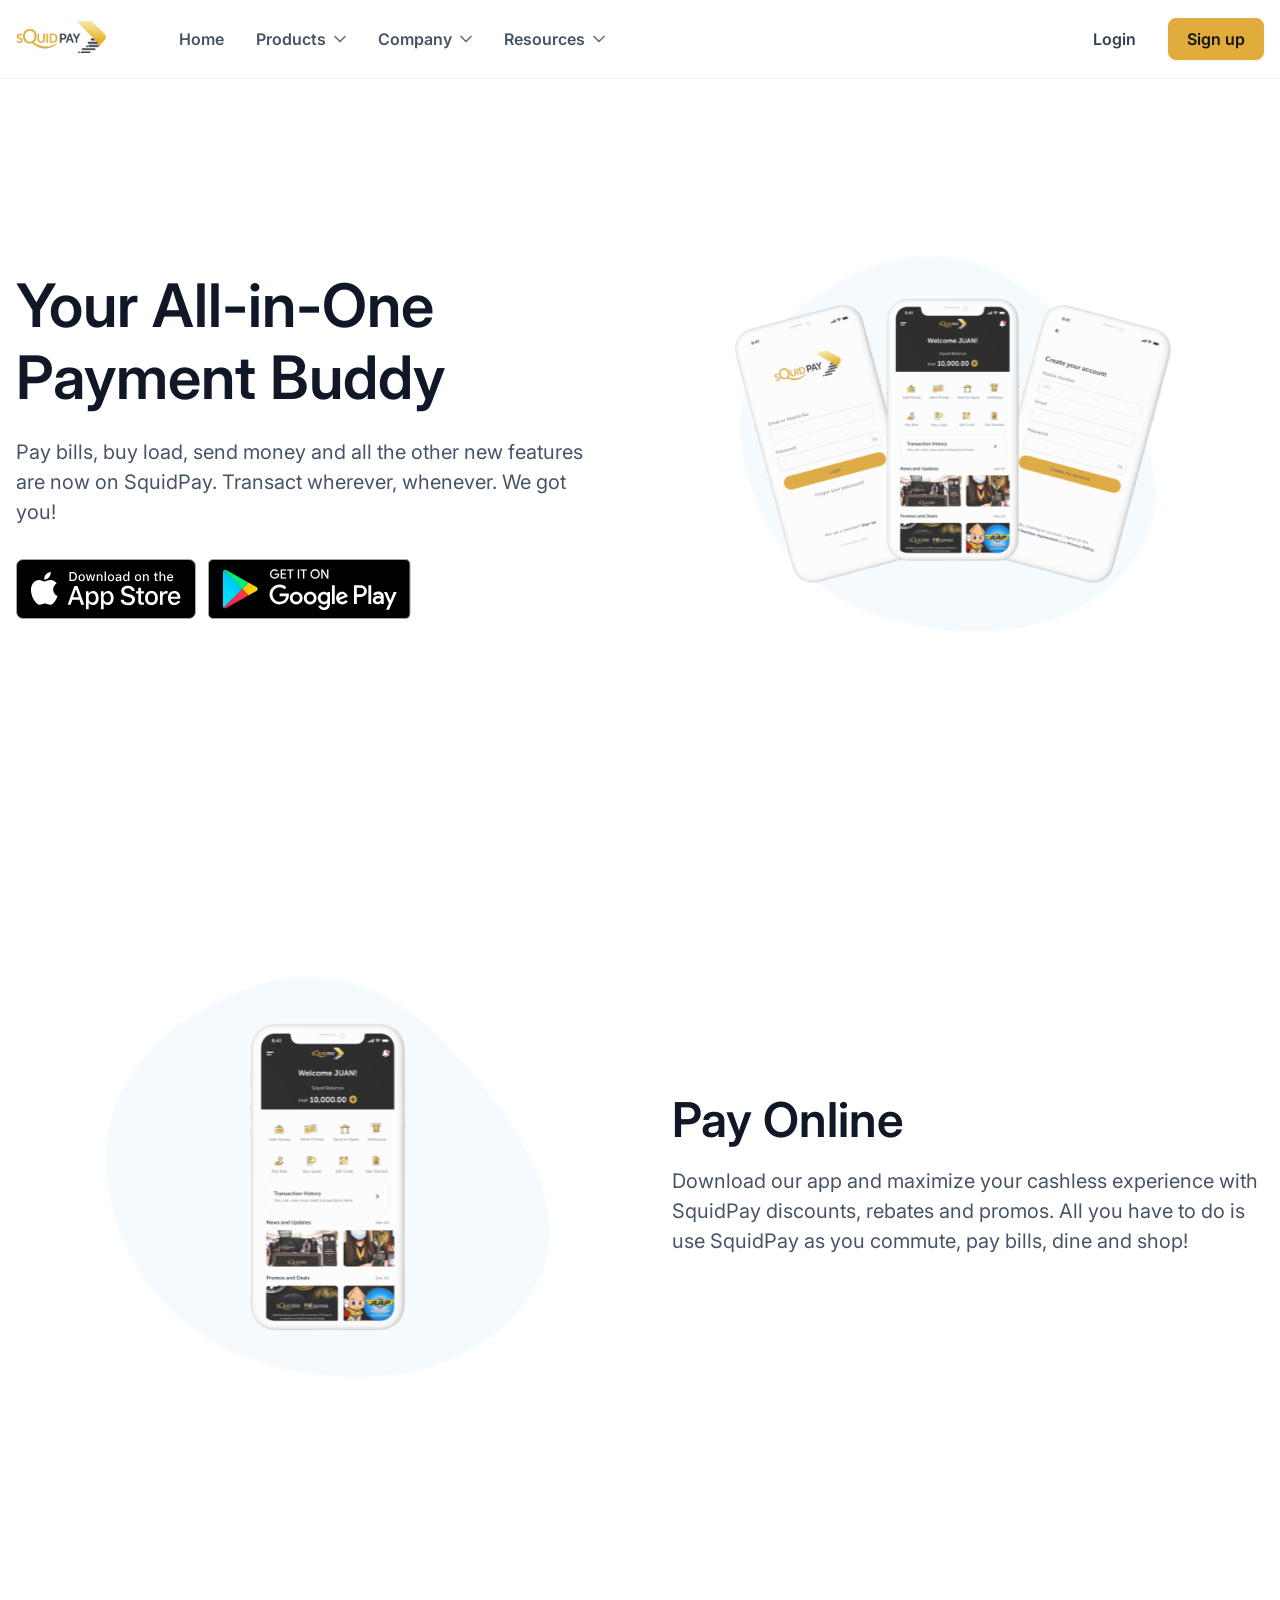
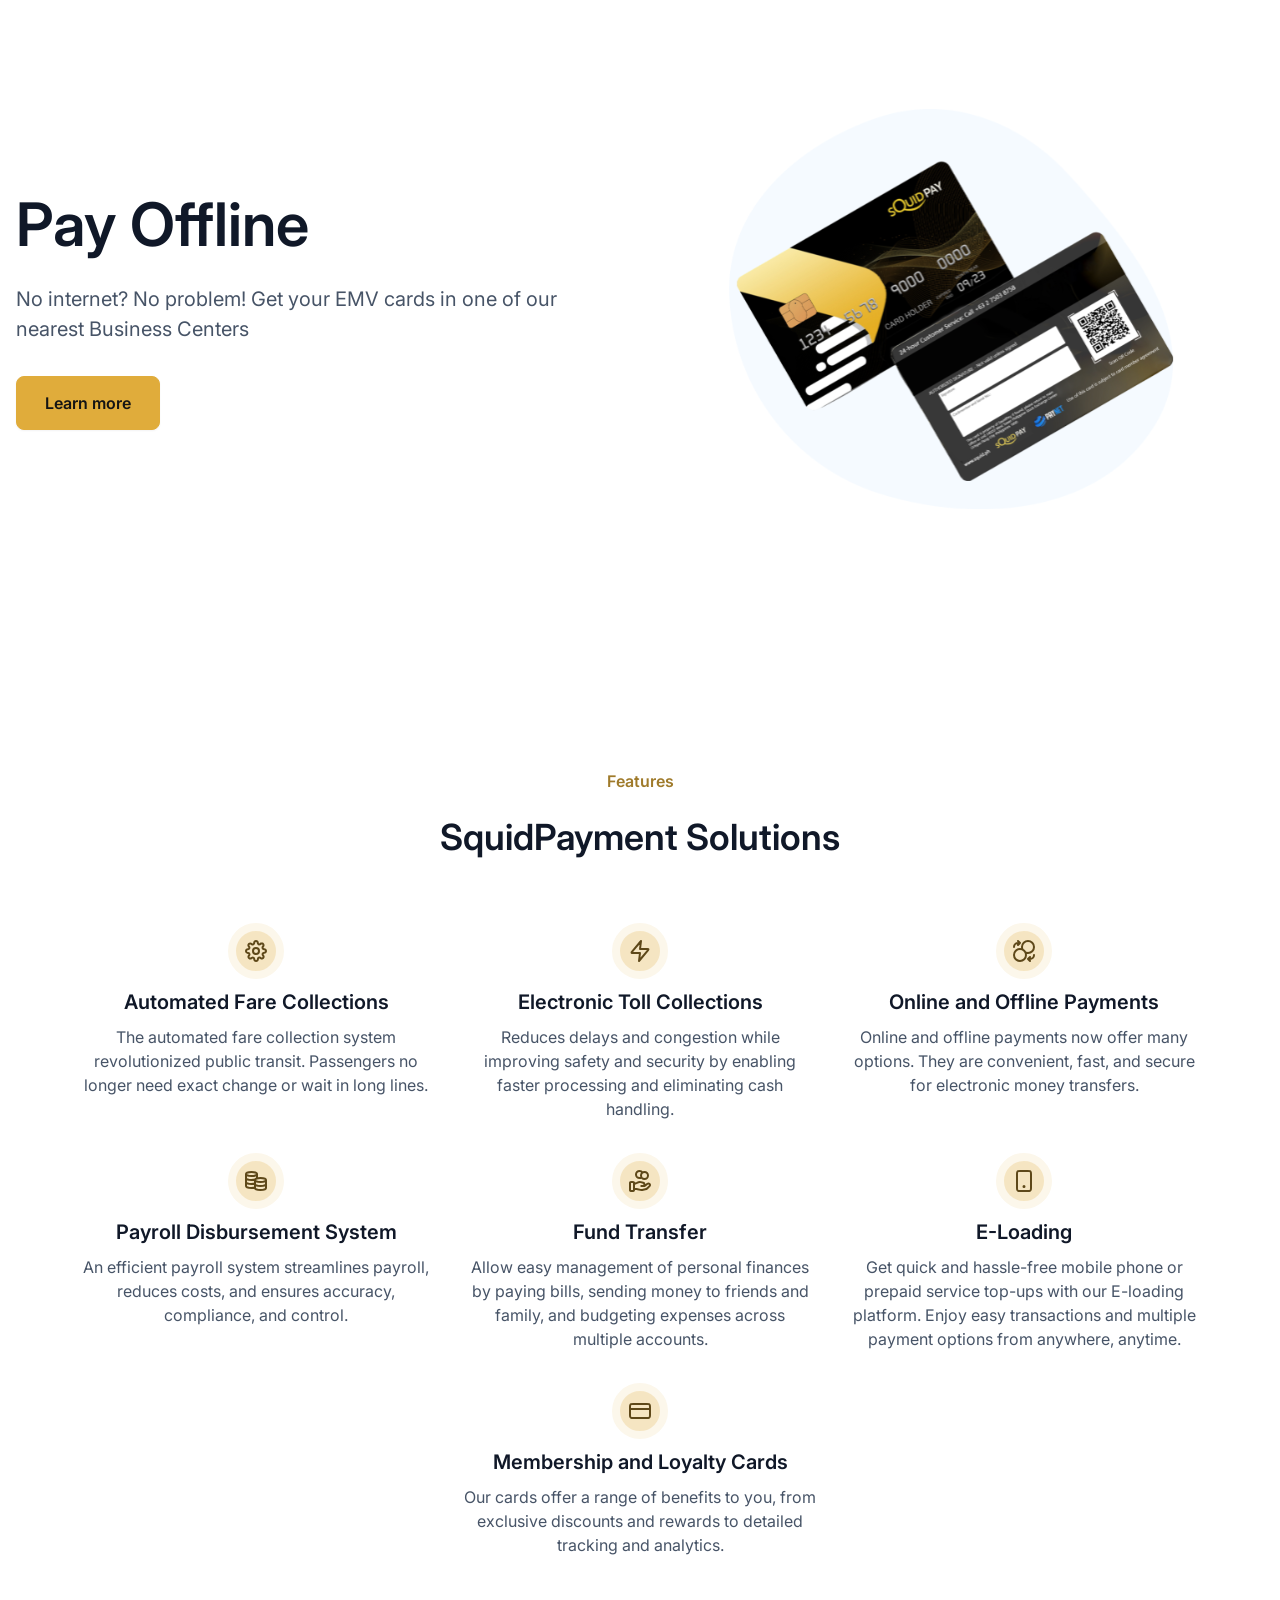
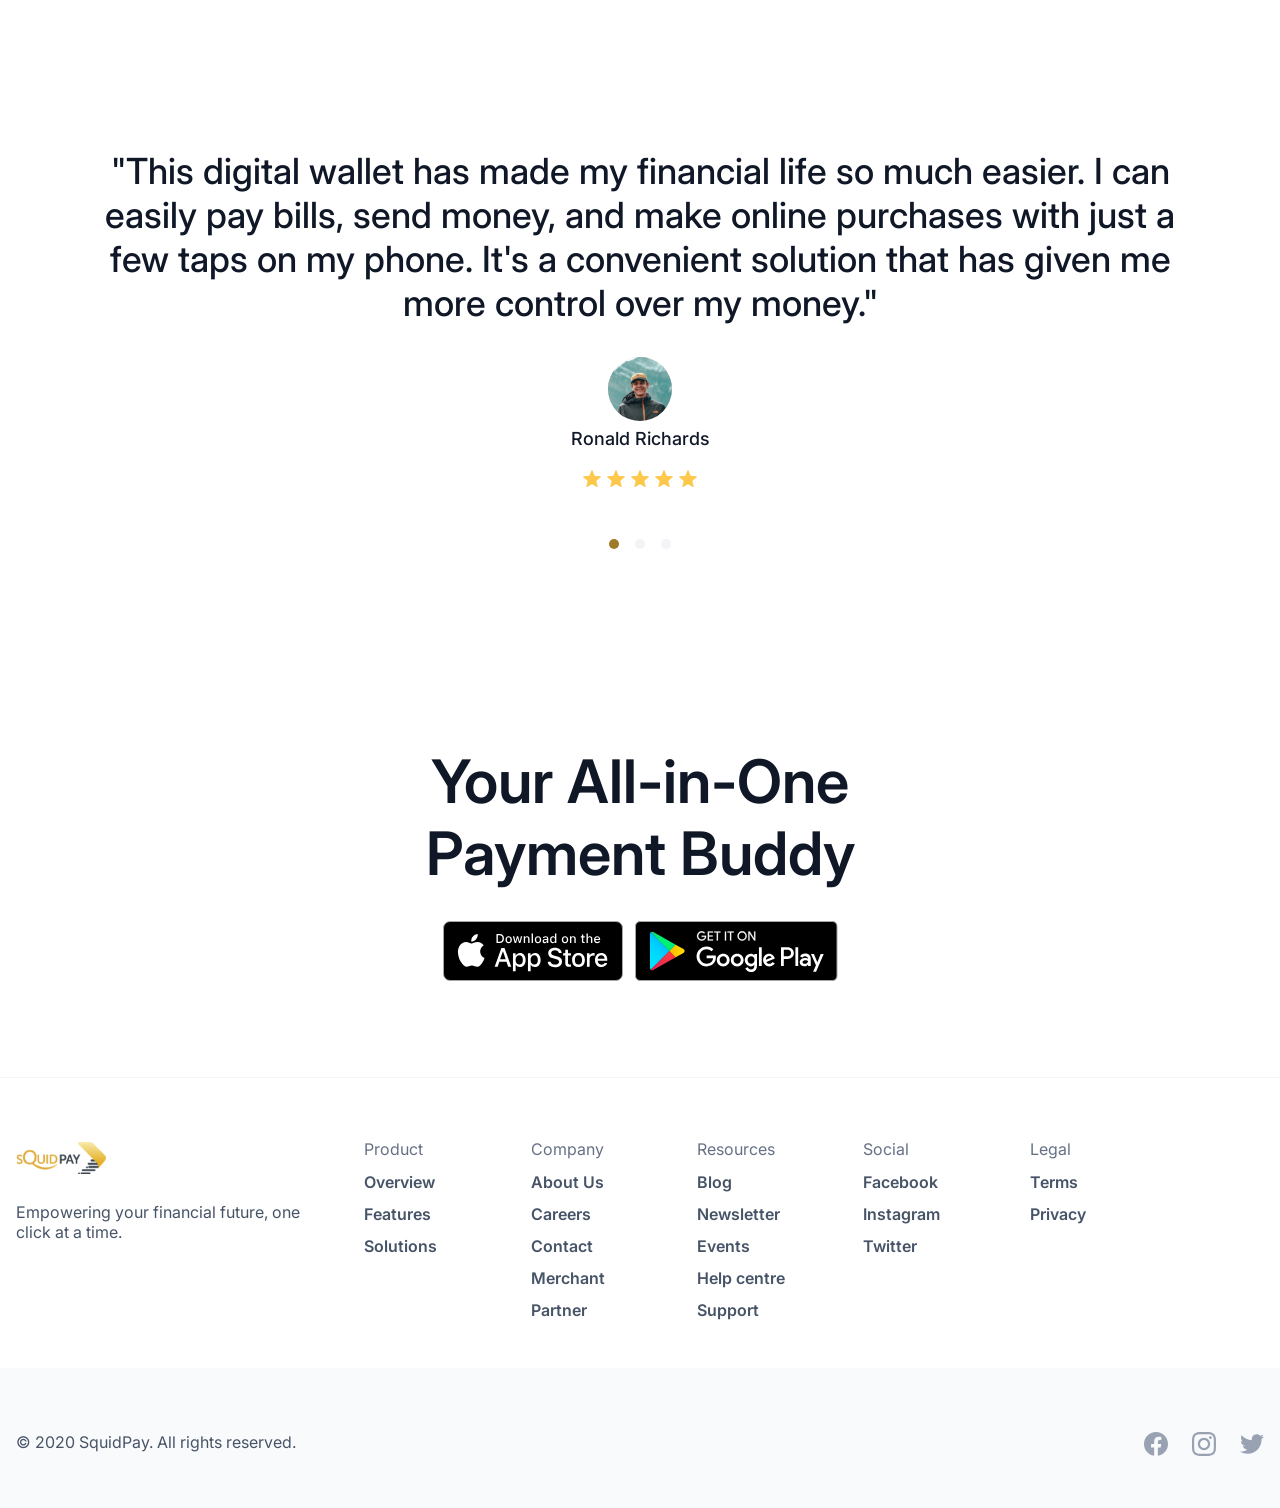
<file: index.html>
<!doctype html>
<html lang="en">
  <head>
    <meta charset="UTF-8" />
    <meta name="viewport" content="width=device-width, initial-scale=1.0" />
    <title>Home</title>
    <link rel="icon" type="image/svg+xml" href="/Favicon.svg">

    <link rel="preconnect" href="https://fonts.googleapis.com" />
    <link rel="preconnect" href="https://fonts.gstatic.com" crossorigin />
    <link
      href="https://fonts.googleapis.com/css2?family=Inter:wght@400;500;600;700&display=swap"
      rel="stylesheet"
    />
    
    <link rel="stylesheet" href="../CSS/Home.css" />
  </head>
  <body>
    <div class="scroll-container">
      <!-- ========== HEADER ========== -->
      <header class="header" id="header">
        <!-- Nav -->
        <nav class="nav">
          <!-- Nav Container -->
          <div class="nav-container containers">
            <!-- Logo -->
            <a href="#logo" class="sp-logo">
              <img src="./Img/White Bg Logo 2.svg" alt="" class="logo-img" />
            </a>

            <!-- Nav Hamburger -->
            <div class="nav-hamburger" id="nav-toggle">
              <a href="#nav__show" class="nav-show toggle" id="nav-show">
                <img src="./Img/Icon.svg" alt="" />
              </a>

              <a href="#nav__close" class="nav-close toggle" id="nav-close">
                <img src="./Img/Icon-1.svg" alt="" />
              </a>
            </div>

            <!-- Nav Menu -->
            <div class="nav-menu" id="show-menu">
              <ul class="nav-list">
                <li class="nav-items">
                  <a href="/Index.html" class="nav-links"> Home </a>
                </li>

                <li class="nav-items">
                  <a href="#Products" class="nav-links">
                    Products
                    <img src="./Img/Icon-2.svg" alt="" />
                  </a>

                  <!-- Nav Dropdown -->
                  <ul class="sub-list">
                    <li class="sub-items">
                      <a href="#Overview" class="sub-links"> Overview </a>
                    </li>
                    <li class="sub-items">
                      <a href="#Features" class="sub-links"> Features </a>
                    </li>
                    <li class="sub-items">
                      <a href="#Solutions" class="sub-links"> Solutions </a>
                    </li>
                  </ul>
                </li>

                <li class="nav-items">
                  <a href="#Company" class="nav-links">
                    Company
                    <img src="./Img/Icon-2.svg" alt="" />
                  </a>

                  <!-- Nav Dropdown -->
                  <ul class="sub-list" id="nav-dropdown">
                    <li class="sub-items">
                      <a href="./HTML/AboutUs.html" class="sub-links">
                        About Us
                      </a>
                    </li>
                    <li class="sub-items">
                      <a href="./HTML/Careers.html" class="sub-links">
                        Careers
                      </a>
                    </li>
                    <li class="sub-items">
                      <a href="#Contact" class="sub-links"> Contact </a>
                    </li>
                    <li class="sub-items">
                      <a href="./HTML/Merchant.html" class="sub-links">
                        Merchant
                      </a>
                    </li>
                    <li class="sub-items">
                      <a href="./HTML/Partner.html" class="sub-links">
                        Partner
                      </a>
                    </li>
                  </ul>
                </li>

                <li class="nav-items">
                  <a href="#Resources" class="nav-links">
                    Resources
                    <img src="./Img/Icon-2.svg" alt="" />
                  </a>

                  <!-- Nav Dropdown -->
                  <ul class="sub-list">
                    <li class="sub-items">
                      <a href="./HTML/Blog.html" class="sub-links"> Blog </a>
                    </li>
                    <li class="sub-items">
                      <a href="#Newsletter" class="sub-links"> Newsletter </a>
                    </li>
                    <li class="sub-items">
                      <a href="#Events" class="sub-links"> Events </a>
                    </li>
                    <li class="sub-items">
                      <a href="#Help centre" class="sub-links"> Help centre </a>
                    </li>
                    <li class="sub-items">
                      <a href="#Support" class="sub-links"> Support </a>
                    </li>
                  </ul>
                </li>
              </ul>

              <ul class="nav-list">
                <li class="nav-items">
                  <a href="#Login" class="nav-links login-link">Login</a>
                </li>
                <li class="nav-items">
                  <a href="#Signup" class="nav-links signup-link">Sign up</a>
                </li>
              </ul>
            </div>
          </div>
        </nav>
      </header>

      <!-- ========== MAIN ========== -->
      <main class="main">
        <!-- ========== Hero ========== -->
        <section class="sections hidden-section">
          <div class="hero-container containers">
            <div class="columns">
              <div class="details">
                <div class="texts">
                  <h5 class="display-sm display-xl">
                    Your All-in-One <br />
                    Payment Buddy
                  </h5>
                  <p class="text-lg text-xl">
                    Pay bills, buy load, send money and all the other new
                    features are now on SquidPay. Transact wherever, whenever.
                    We got you!
                  </p>
                </div>

                <div class="badges">
                  <img
                    src="./Img/Mobile app store badge.svg"
                    alt=""
                    class="second__badges"
                  />
                  <img
                    src="./Img/Mobile app store badge(1).svg"
                    alt=""
                    class="first__badges"
                  />
                </div>
              </div>
            </div>

            <div class="phone-col columns">
              <img src="./Img/Image.svg" alt="" class="phone" />
            </div>
          </div>
        </section>

        <!-- ========== Pay Online ========== -->
        <section class="sections hidden-section">
          <div class="pon-container containers">
            <div class="columns">
              <div class="info">
                <div class="texts">
                  <h5 class="display-sm display-lg">Pay Online</h5>
                  <p class="text-lg text-xl">
                    Download our app and maximize your cashless experience with
                    SquidPay discounts, rebates and promos. All you have to do
                    is use SquidPay as you commute, pay bills, dine and shop!
                  </p>
                </div>
              </div>
            </div>

            <div class="phone-col columns">
              <img src="./Img/Image_2.svg" alt="" class="phone" />
            </div>
          </div>
        </section>

        <!-- ========== Pay Offline ========== -->
        <section class="sections hidden-section">
          <div class="poff-container containers">
            <div class="columns">
              <div class="details">
                <div class="texts">
                  <h5 class="display-sm display-xl">Pay Offline</h5>

                  <p class="text-lg text-xl">
                    No internet? No problem! Get your EMV cards in one of our
                    nearest Business Centers
                  </p>
                </div>

                <a href="#Learn__more" class="btn-2xl">Learn more</a>
              </div>
            </div>

            <div class="phone-col columns">
              <img src="./Img/Image_3.svg" alt="" class="phone" />
            </div>
          </div>
        </section>

        <!-- ========== Features ========== -->
        <section class="sections hidden-section">
          <div class="features-container containers">
            <div class="features-content">
              <div class="features-text texts">
                <p class="text-md">Features</p>
                <h5 class="display-sm display-md">SquidPayment Solutions</h5>
              </div>
            </div>

            <div class="cards-container">
              <div class="cards hidden-section">
                <img src="./Img/Featured icon.svg" alt="" />
                <div class="card-texts">
                  <p class="text-xl">Automated Fare Collections</p>
                  <p class="text-md">
                    The automated fare collection system revolutionized public
                    transit. Passengers no longer need exact change or wait in
                    long lines.
                  </p>
                </div>
              </div>
              <div class="cards hidden-section">
                <img src="./Img/Featured icon(1).svg" alt="" />
                <div class="card-texts">
                  <p class="text-xl">Electronic Toll Collections</p>
                  <p class="text-md">
                    Reduces delays and congestion while improving safety and
                    security by enabling faster processing and eliminating cash
                    handling.
                  </p>
                </div>
              </div>
              <div class="cards hidden-section">
                <img src="./Img/Featured icon(2).svg" alt="" />
                <div class="card-texts">
                  <p class="text-xl">Online and Offline Payments</p>
                  <p class="text-md">
                    Online and offline payments now offer many options. They are
                    convenient, fast, and secure for electronic money transfers.
                  </p>
                </div>
              </div>
              <div class="cards hidden-section">
                <img src="./Img/Featured icon(3).svg" alt="" />
                <div class="card-texts">
                  <p class="text-xl">Payroll Disbursement System</p>
                  <p class="text-md">
                    An efficient payroll system streamlines payroll, reduces
                    costs, and ensures accuracy, compliance, and control.
                  </p>
                </div>
              </div>
              <div class="cards hidden-section">
                <img src="./Img/Featured icon(4).svg" alt="" />
                <div class="card-texts">
                  <p class="text-xl">Fund Transfer</p>
                  <p class="text-md">
                    Allow easy management of personal finances by paying bills,
                    sending money to friends and family, and budgeting expenses
                    across multiple accounts.
                  </p>
                </div>
              </div>
              <div class="cards hidden-section">
                <img src="./Img/Featured icon(5).svg" alt="" />
                <div class="card-texts">
                  <p class="text-xl">E-Loading</p>
                  <p class="text-md">
                    Get quick and hassle-free mobile phone or prepaid service
                    top-ups with our E-loading platform. Enjoy easy transactions
                    and multiple payment options from anywhere, anytime.
                  </p>
                </div>
              </div>
              <div class="cards hidden-section">
                <img src="./Img/Featured icon(6).svg" alt="" />
                <div class="card-texts">
                  <p class="text-xl">Membership and Loyalty Cards</p>
                  <p class="text-md">
                    Our cards offer a range of benefits to you, from exclusive
                    discounts and rewards to detailed tracking and analytics.
                  </p>
                </div>
              </div>
            </div>
          </div>
        </section>

        <!-- ========== Testimony ========== -->
        <section class="sections hidden-section">
          <div class="quote-container containers">
            <div class="quote-content">
              <div class="quote-text">
                <p class="text-lg display-md">
                  "This digital wallet has made my financial life so much
                  easier. I can easily pay bills, send money, and make online
                  purchases with just a few taps on my phone. It's a convenient
                  solution that has given me more control over my money."
                </p>

                <div class="quote-details">
                  <div class="quote-Img">
                    <img src="./Img/Avatar.svg" alt="" />

                    <p class="text-lg">Ronald Richards</p>
                  </div>

                  <div class="stars-Img">
                    <img src="./Img/Stars.svg" alt="" />
                  </div>
                </div>
              </div>

              <div class="dots">
                <img src="./Img/Pagination dot group.svg" alt="" />
              </div>
            </div>
          </div>
        </section>

        <!-- ========== CTA ========== -->
        <section class="sections hidden-section">
          <div class="cta-container containers">
            <div class="cta-content">
              <div class="texts">
                <h5 class="cta-text display-sm display-xl">
                  Your All-in-One <br />
                  Payment Buddy
                </h5>
              </div>

              <div class="badges">
                <img src="./Img/Mobile app store badge.svg" alt="" />
                <img src="./Img/Mobile app store badge(1).svg" alt="" />
              </div>
            </div>
          </div>
        </section>
      </main>

      <!-- ========== FOOTER ========== -->
      <footer class="footer hidden-section">
        <section class="footer-section">
          <div class="footer-container containers">
            <div class="footer-contents">
              <div class="footer-discription">
                <div>
                  <img src="./Img/White Bg Logo 2.svg" alt="" />
                </div>
                <p class="text-md">
                  Empowering your financial future, one click at a time.
                </p>
              </div>
            </div>

            <div class="footer-contents footer-row">
              <div class="footer-columns">
                <p class="text-sm">Product</p>
                <ul class="footer-list">
                  <li class="footer-items">
                    <a href="#Overview" class="footer-links">Overview</a>
                  </li>
                  <li class="footer-items">
                    <a href="#Features" class="footer-links">Features</a>
                  </li>
                  <li class="footer-items">
                    <a href="#Solutions" class="footer-links">Solutions</a>
                  </li>
                </ul>
              </div>

              <div class="footer-columns">
                <p class="text-sm">Company</p>
                <ul class="footer-list">
                  <li class="footer-items">
                    <a href="./HTML/AboutUs.html" class="footer-links"
                      >About Us</a
                    >
                  </li>
                  <li class="footer-items">
                    <a href="./HTML/Careers.html" class="footer-links"
                      >Careers</a
                    >
                  </li>
                  <li class="footer-items">
                    <a href="#Contact" class="footer-links">Contact</a>
                  </li>
                  <li class="footer-items">
                    <a href="./HTML/Merchant.html" class="footer-links"
                      >Merchant</a
                    >
                  </li>
                  <li class="footer-items">
                    <a href="./HTML/Partner.html" class="footer-links"
                      >Partner</a
                    >
                  </li>
                </ul>
              </div>

              <div class="footer-columns">
                <p class="text-sm">Resources</p>
                <ul class="footer-list">
                  <li class="footer-items">
                    <a href="./HTML/Blog.html" class="footer-links">Blog</a>
                  </li>
                  <li class="footer-items">
                    <a href="#Newsletter" class="footer-links">Newsletter</a>
                  </li>
                  <li class="footer-items">
                    <a href="#Events" class="footer-links">Events</a>
                  </li>
                  <li class="footer-items">
                    <a href="#Help centre" class="footer-links">Help centre</a>
                  </li>
                  <li class="footer-items">
                    <a href="#Support" class="footer-links">Support</a>
                  </li>
                </ul>
              </div>

              <div class="footer-columns">
                <p class="text-sm">Social</p>
                <ul class="footer-list">
                  <li class="footer-items">
                    <a href="#Facebook" class="footer-links">Facebook</a>
                  </li>
                  <li class="footer-items">
                    <a href="#Instagram" class="footer-links">Instagram</a>
                  </li>
                  <li class="footer-items">
                    <a href="#Twitter" class="footer-links">Twitter</a>
                  </li>
                </ul>
              </div>

              <div class="footer-columns">
                <p class="text-sm">Legal</p>
                <ul class="footer-list">
                  <li class="footer-items">
                    <a href="#Terms" class="footer-links">Terms</a>
                  </li>
                  <li class="footer-items">
                    <a href="#Privacy" class="footer-links">Privacy</a>
                  </li>
                </ul>
              </div>
            </div>
          </div>
        </section>

        <section class="footer-section">
          <div class="footer-container containers">
            <div class="footers-row">
              <div class="footer-contents footers-icon">
                <a href="#Facebook" class="footer-lcons-link">
                  <img src="./Img/Social icon.svg" alt="" />
                </a>
                <a href="#Instagram" class="footer-lcons-link">
                  <img src="./Img/Social icon(1).svg" alt="" />
                </a>
                <a href="#Twitter" class="footer-lcons-link">
                  <img src="./Img/Social icon(2).svg" alt="" />
                </a>
              </div>

              <div class="footer-contents">
                <p class="text-md">
                  &copy; 2020 SquidPay. All rights reserved.
                </p>
              </div>
            </div>
          </div>
        </section>
      </footer>
    </div>
    <script src="./JS/Home.js"></script>
  </body>
</html>
</file>
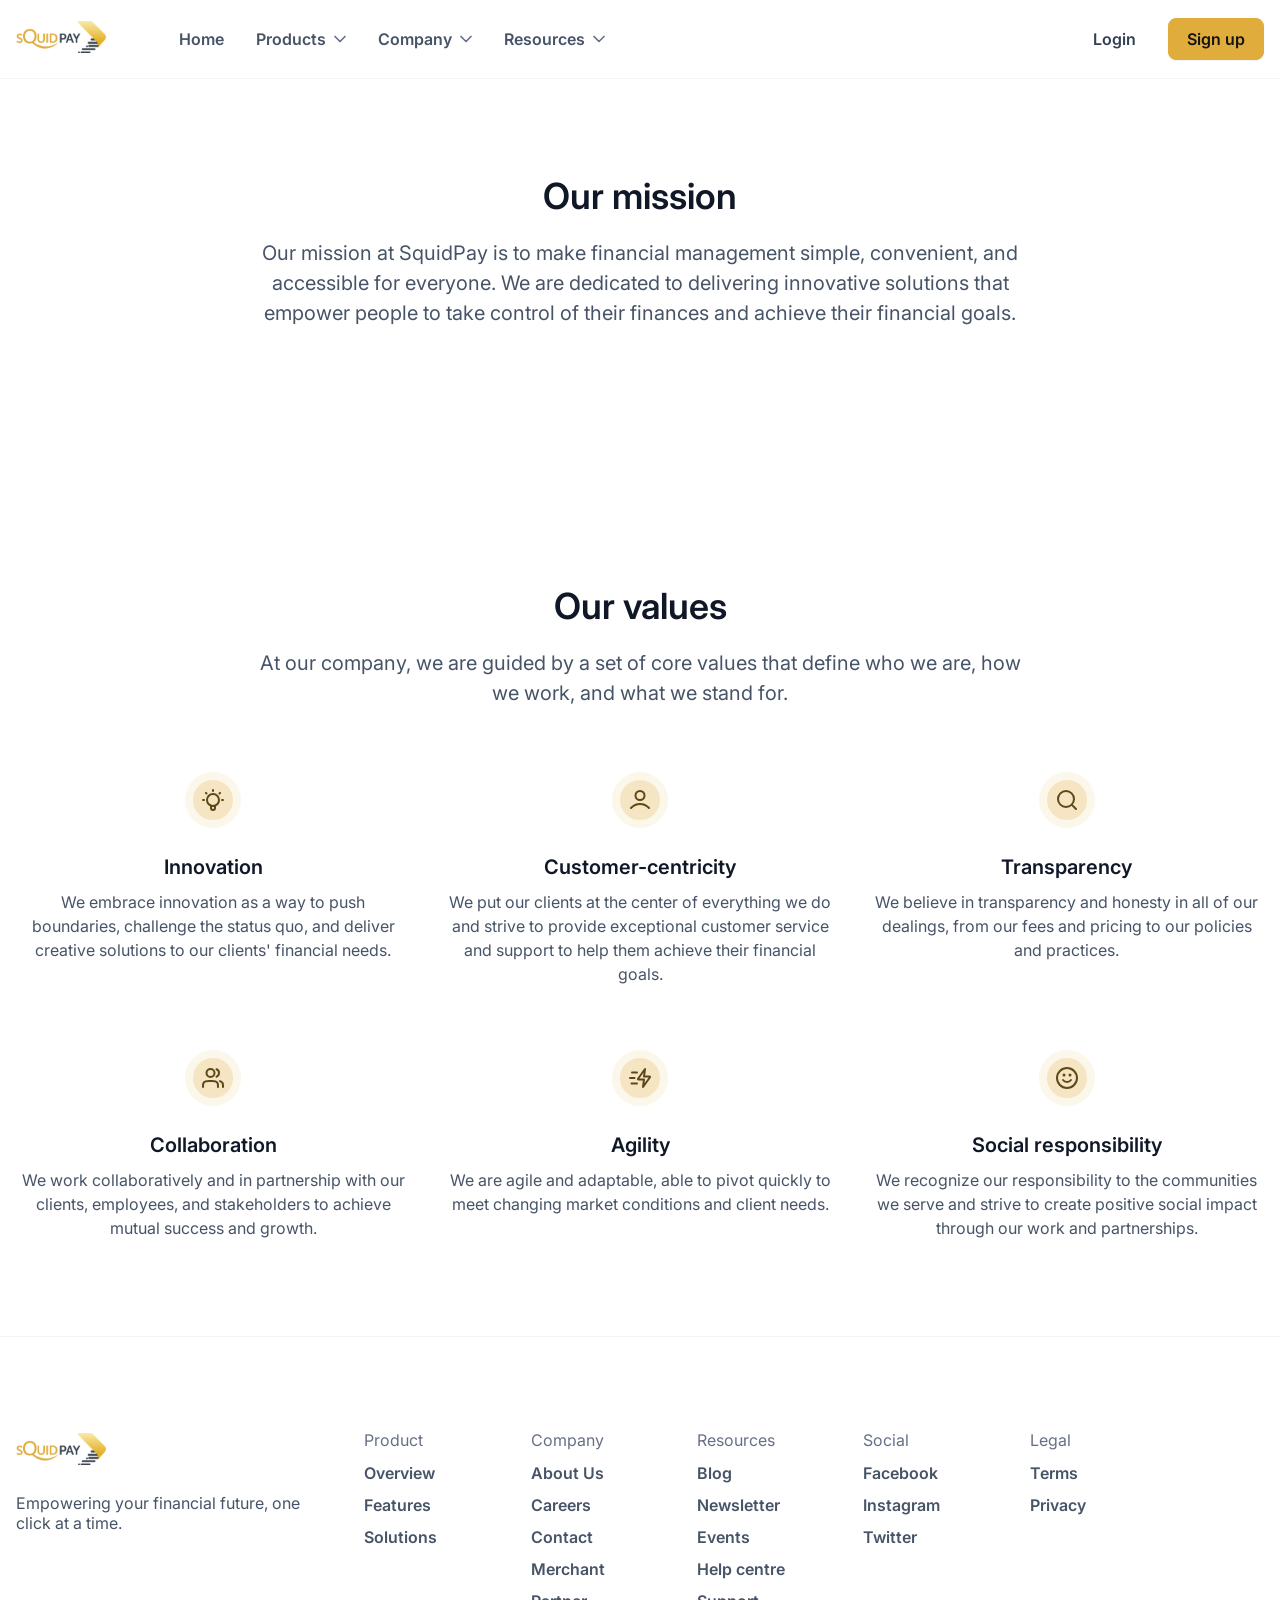
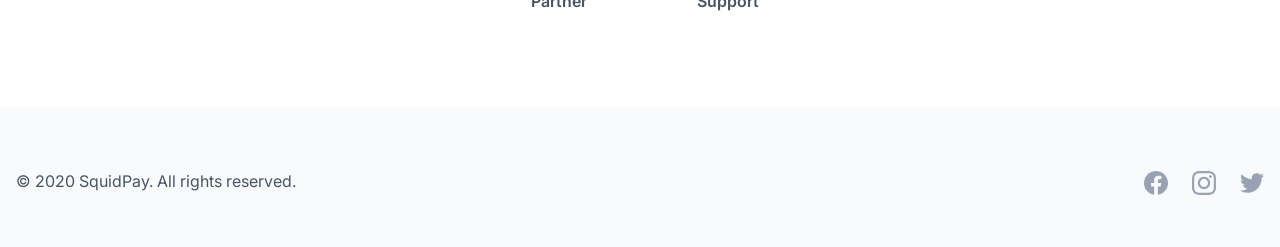
<file: HTML/AboutUs.html>
<!doctype html>
<html lang="en">
  <head>
    <meta charset="UTF-8" />
    <meta name="viewport" content="width=device-width, initial-scale=1.0" />
    <title>About Us</title>
    
    <link rel="icon" type="image/svg+xml" href="/Favicon.svg" />

    <!-- ========== FONTS ========== -->
    <link rel="preconnect" href="https://fonts.googleapis.com" />
    <link rel="preconnect" href="https://fonts.gstatic.com" crossorigin />
    <link
      href="https://fonts.googleapis.com/css2?family=Inter:wght@400;500;600;700&display=swap"
      rel="stylesheet"
    />

    <!-- ========== CSS ========== -->
    <link rel="stylesheet" href="../CSS/AboutUs.css" />
  </head>
  <body>
    <!-- ========== HEADER ========== -->
    <header class="header" id="header">
      <nav class="nav">
        <div class="nav-container containers">
          <a href="#logo" class="sp-logo">
            <img src="../Img/White Bg Logo 2.svg" alt="" class="logo-img" />
          </a>

          <div class="nav-hamburger" id="nav-toggle">
            <a href="#nav__show" class="nav-show toggle" id="nav-show">
              <img src="../Img/Icon.svg" alt="" />
            </a>

            <a href="#nav__close" class="nav-close toggle" id="nav-close">
              <img src="../Img/Icon-1.svg" alt="" />
            </a>
          </div>

          <div class="nav-menu" id="show-menu">
            <ul class="nav-list">
              <li class="nav-items">
                <a href="/index.html" class="nav-links"> Home </a>
              </li>

              <li class="nav-items">
                <a href="#Products" class="nav-links">
                  Products
                  <img src="../Img/Icon-2.svg" alt="" />
                </a>

                <ul class="sub-list">
                  <li class="sub-items">
                    <a href="#Overview" class="sub-links"> Overview </a>
                  </li>
                  <li class="sub-items">
                    <a href="#Features" class="sub-links"> Features </a>
                  </li>
                  <li class="sub-items">
                    <a href="#Solutions" class="sub-links"> Solutions </a>
                  </li>
                </ul>
              </li>

              <li class="nav-items">
                <a href="#Company" class="nav-links">
                  Company
                  <img src="../Img/Icon-2.svg" alt="" />
                </a>

                <ul class="sub-list" id="nav-dropdown">
                  <li class="sub-items">
                    <a href="./AboutUs.html" class="sub-links"> About Us </a>
                  </li>
                  <li class="sub-items">
                    <a href="./Careers.html" class="sub-links"> Careers </a>
                  </li>
                  <li class="sub-items">
                    <a href="#Contact" class="sub-links"> Contact </a>
                  </li>
                  <li class="sub-items">
                    <a href="./Merchant.html" class="sub-links"> Merchant </a>
                  </li>
                  <li class="sub-items">
                    <a href="./Partner.html" class="sub-links"> Partner </a>
                  </li>
                </ul>
              </li>

              <li class="nav-items">
                <a href="#Resources" class="nav-links">
                  Resources
                  <img src="../Img/Icon-2.svg" alt="" />
                </a>

                <ul class="sub-list">
                  <li class="sub-items">
                    <a href="./Blog.html" class="sub-links"> Blog </a>
                  </li>
                  <li class="sub-items">
                    <a href="#Newsletter" class="sub-links"> Newsletter </a>
                  </li>
                  <li class="sub-items">
                    <a href="#Events" class="sub-links"> Events </a>
                  </li>
                  <li class="sub-items">
                    <a href="#Help centre" class="sub-links"> Help centre </a>
                  </li>
                  <li class="sub-items">
                    <a href="#Support" class="sub-links"> Support </a>
                  </li>
                </ul>
              </li>
            </ul>

            <ul class="nav-list">
              <li class="nav-items">
                <a href="#Login" class="nav-links login-link">Login</a>
              </li>
              <li class="nav-items">
                <a href="#Signup" class="nav-links signup-link">Sign up</a>
              </li>
            </ul>
          </div>
        </div>
      </nav>
    </header>

    <main class="main">
      <!-- ========== Hero ========== -->
      <section class="sections hidden-section">
        <div class="hero-container containers">
          <div class="texts">
            <h3 class="display-sm display-md">Our mission</h3>
            <p class="text-lg text-xl">
              Our mission at SquidPay is to make financial management simple,
              convenient, and accessible for everyone. We are dedicated to
              delivering innovative solutions that empower people to take
              control of their finances and achieve their financial goals.
            </p>
          </div>
        </div>
      </section>

      <section class="sections hidden-section">
        <div class="containers">
          <div class="texts">
            <h3 class="display-sm display-md">Our values</h3>
            <p class="text-lg text-xl">
              At our company, we are guided by a set of core values that define
              who we are, how we work, and what we stand for.
            </p>
          </div>

          <div class="row">
            <div class="cards hidden-section">
              <img src="../Img/Featured icon (3).svg" alt="" />
              <div class="card-texts">
                <p class="text-xl">Innovation</p>
                <p class="text-md">
                  We embrace innovation as a way to push boundaries, challenge
                  the status quo, and deliver creative solutions to our clients'
                  financial needs.
                </p>
              </div>
            </div>
            <div class="cards hidden-section">
              <img src="../Img/Featured icon-1.svg" alt="" />
              <div class="card-texts">
                <p class="text-xl">Customer-centricity</p>
                <p class="text-md">
                  We put our clients at the center of everything we do and
                  strive to provide exceptional customer service and support to
                  help them achieve their financial goals.
                </p>
              </div>
            </div>
            <div class="cards hidden-section">
              <img src="../Img/Featured icon-2.svg" alt="" />
              <div class="card-texts">
                <p class="text-xl">Transparency</p>
                <p class="text-md">
                  We believe in transparency and honesty in all of our dealings,
                  from our fees and pricing to our policies and practices.
                </p>
              </div>
            </div>
            <div class="cards hidden-section">
              <img src="../Img/Featured icon-3.svg" alt="" />
              <div class="card-texts">
                <p class="text-xl">Collaboration</p>
                <p class="text-md">
                  We work collaboratively and in partnership with our clients,
                  employees, and stakeholders to achieve mutual success and
                  growth.
                </p>
              </div>
            </div>
            <div class="cards hidden-section">
              <img src="../Img/Featured icon-4.svg" alt="" />
              <div class="card-texts">
                <p class="text-xl">Agility</p>
                <p class="text-md">
                  We are agile and adaptable, able to pivot quickly to meet
                  changing market conditions and client needs.
                </p>
              </div>
            </div>
            <div class="cards hidden-section">
              <img src="../Img/Featured icon-5.svg" alt="" />
              <div class="card-texts">
                <p class="text-xl">Social responsibility</p>
                <p class="text-md">
                  We recognize our responsibility to the communities we serve
                  and strive to create positive social impact through our work
                  and partnerships.
                </p>
              </div>
            </div>
          </div>
        </div>
      </section>
    </main>

    <!-- ========== FOOTER ========== -->
    <footer class="footer">
      <section class="footer-section sections">
        <div class="footer-container containers">
          <div class="footer-contents">
            <div class="footer-discription">
              <div>
                <img src="../Img/White Bg Logo 2.svg" alt="" />
              </div>
              <p class="text-md">
                Empowering your financial future, one click at a time.
              </p>
            </div>
          </div>

          <div class="footer-contents footer-row">
            <div class="footer-columns">
              <p class="text-sm">Product</p>
              <ul class="footer-list">
                <li class="footer-items">
                  <a href="#Overview" class="footer-links">Overview</a>
                </li>
                <li class="footer-items">
                  <a href="#Features" class="footer-links">Features</a>
                </li>
                <li class="footer-items">
                  <a href="#Solutions" class="footer-links">Solutions</a>
                </li>
              </ul>
            </div>

            <div class="footer-columns">
              <p class="text-sm">Company</p>
              <ul class="footer-list">
                <li class="footer-items">
                  <a href="./AboutUs.html" class="footer-links">About Us</a>
                </li>
                <li class="footer-items">
                  <a href="./Careers.html" class="footer-links">Careers</a>
                </li>
                <li class="footer-items">
                  <a href="#Contact" class="footer-links">Contact</a>
                </li>
                <li class="footer-items">
                  <a href="./Merchant.html" class="footer-links">Merchant</a>
                </li>
                <li class="footer-items">
                  <a href="./Partner.html" class="footer-links">Partner</a>
                </li>
              </ul>
            </div>

            <div class="footer-columns">
              <p class="text-sm">Resources</p>
              <ul class="footer-list">
                <li class="footer-items">
                  <a href="./Blog.html" class="footer-links">Blog</a>
                </li>
                <li class="footer-items">
                  <a href="#Newsletter" class="footer-links">Newsletter</a>
                </li>
                <li class="footer-items">
                  <a href="#Events" class="footer-links">Events</a>
                </li>
                <li class="footer-items">
                  <a href="#Help centre" class="footer-links">Help centre</a>
                </li>
                <li class="footer-items">
                  <a href="#Support" class="footer-links">Support</a>
                </li>
              </ul>
            </div>

            <div class="footer-columns">
              <p class="text-sm">Social</p>
              <ul class="footer-list">
                <li class="footer-items">
                  <a href="#Facebook" class="footer-links">Facebook</a>
                </li>
                <li class="footer-items">
                  <a href="#Instagram" class="footer-links">Instagram</a>
                </li>
                <li class="footer-items">
                  <a href="#Twitter" class="footer-links">Twitter</a>
                </li>
              </ul>
            </div>

            <div class="footer-columns">
              <p class="text-sm">Legal</p>
              <ul class="footer-list">
                <li class="footer-items">
                  <a href="#Terms" class="footer-links">Terms</a>
                </li>
                <li class="footer-items">
                  <a href="#Privacy" class="footer-links">Privacy</a>
                </li>
              </ul>
            </div>
          </div>
        </div>
      </section>

      <section class="footer-section">
        <div class="footer-container containers">
          <div class="footers-row">
            <div class="footer-contents footers-icon">
              <a href="#Facebook" class="footer-lcons-link">
                <img src="../Img/Social icon.svg" alt="" />
              </a>
              <a href="#Instagram" class="footer-lcons-link">
                <img src="../Img/Social icon(1).svg" alt="" />
              </a>
              <a href="#Twitter" class="footer-lcons-link">
                <img src="../Img/Social icon(2).svg" alt="" />
              </a>
            </div>

            <div class="footer-contents">
              <p class="text-md">&copy; 2020 SquidPay. All rights reserved.</p>
            </div>
          </div>
        </div>
      </section>
    </footer>

    <script src="../JS/Home.js"></script>
  </body>
</html>
</file>
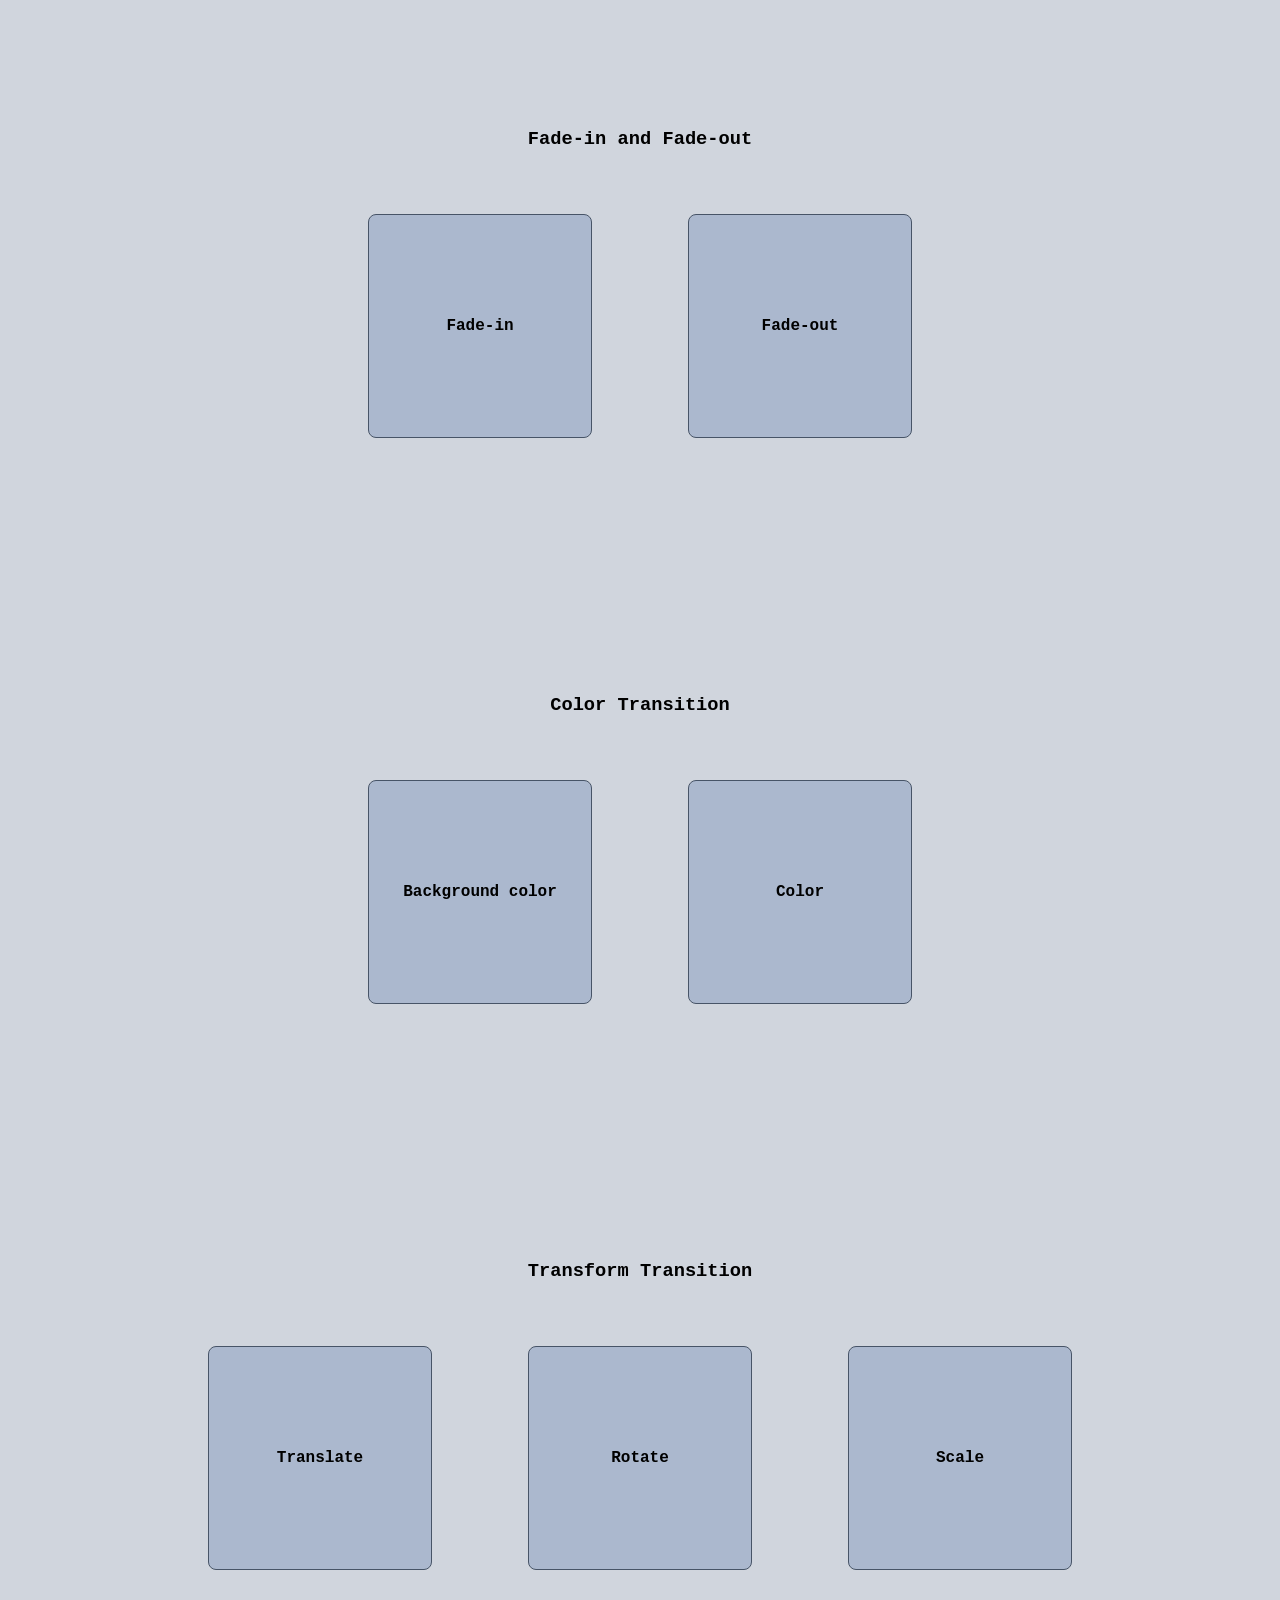
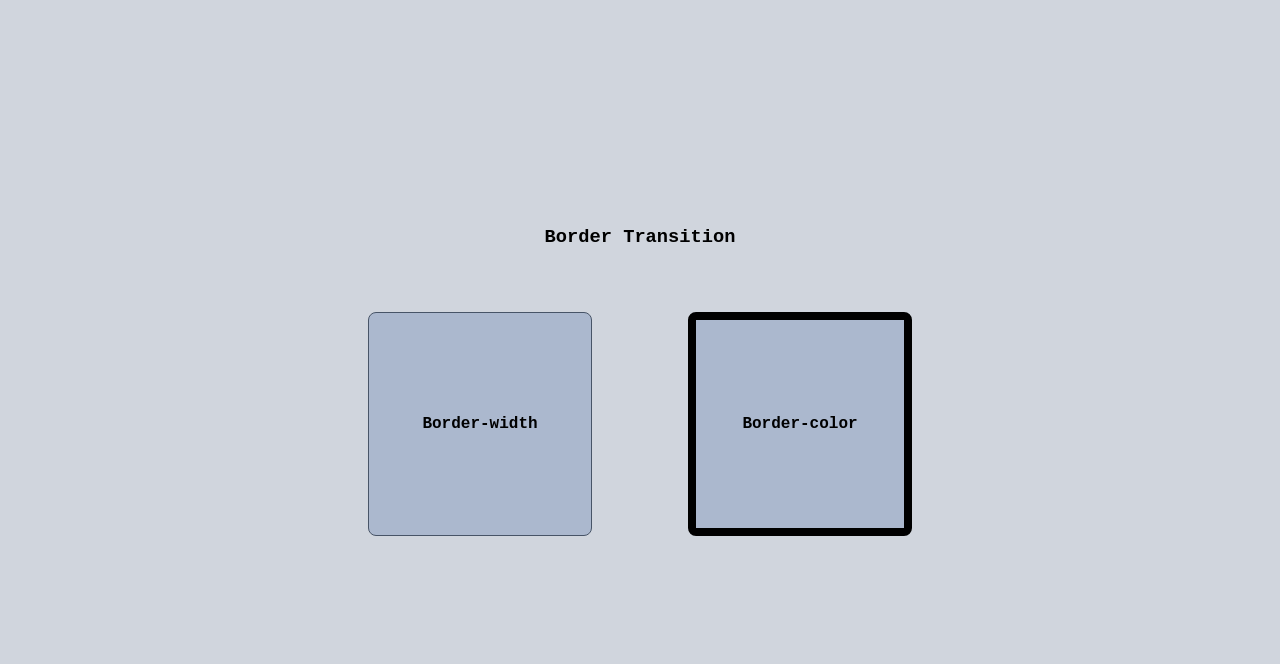
<file: HTML/Animations.html>
<!doctype html>
<html lang="en">
  <head>
    <meta charset="UTF-8" />
    <meta name="viewport" content="width=device-width, initial-scale=1.0" />
    <title>Animations</title>

    <link rel="stylesheet" href="../CSS/Animations.css" />
  </head>
  <body>
    <div class="container">
      <div class="row">
        <div class="columns">
          <h3>Fade-in and Fade-out</h3>
          <div class="boxes">
            <div class="box fade-in">Fade-in</div>
            <div class="box fade-out">Fade-out</div>
          </div>
        </div>
        <div class="columns">
          <h3>Color Transition</h3>
          <div class="boxes">
            <div class="box background-color">Background color</div>
            <div class="box color">Color</div>
          </div>
        </div>
        <div class="columns">
          <h3>Transform Transition</h3>
          <div class="boxes">
            <div class="box translate">Translate</div>
            <div class="box rotate">Rotate</div>
            <div class="box scale">Scale</div>
          </div>
        </div>
        <div class="columns">
          <h3>Border Transition</h3>
          <div class="boxes">
            <div class="box border-width">Border-width</div>
            <div class="box border-color">Border-color</div>
          </div>
        </div>
        <!-- <div class="columns">
                <h3>Box Shadow Transition</h3>
                <div class="boxes">
                    <div class="box translate">Translate</div>
                    <div class="box rotate">Rotate</div>
                    <div class="box scale">Scale</div>
                </div>
            </div> -->
      </div>
    </div>
  </body>
</html>
</file>
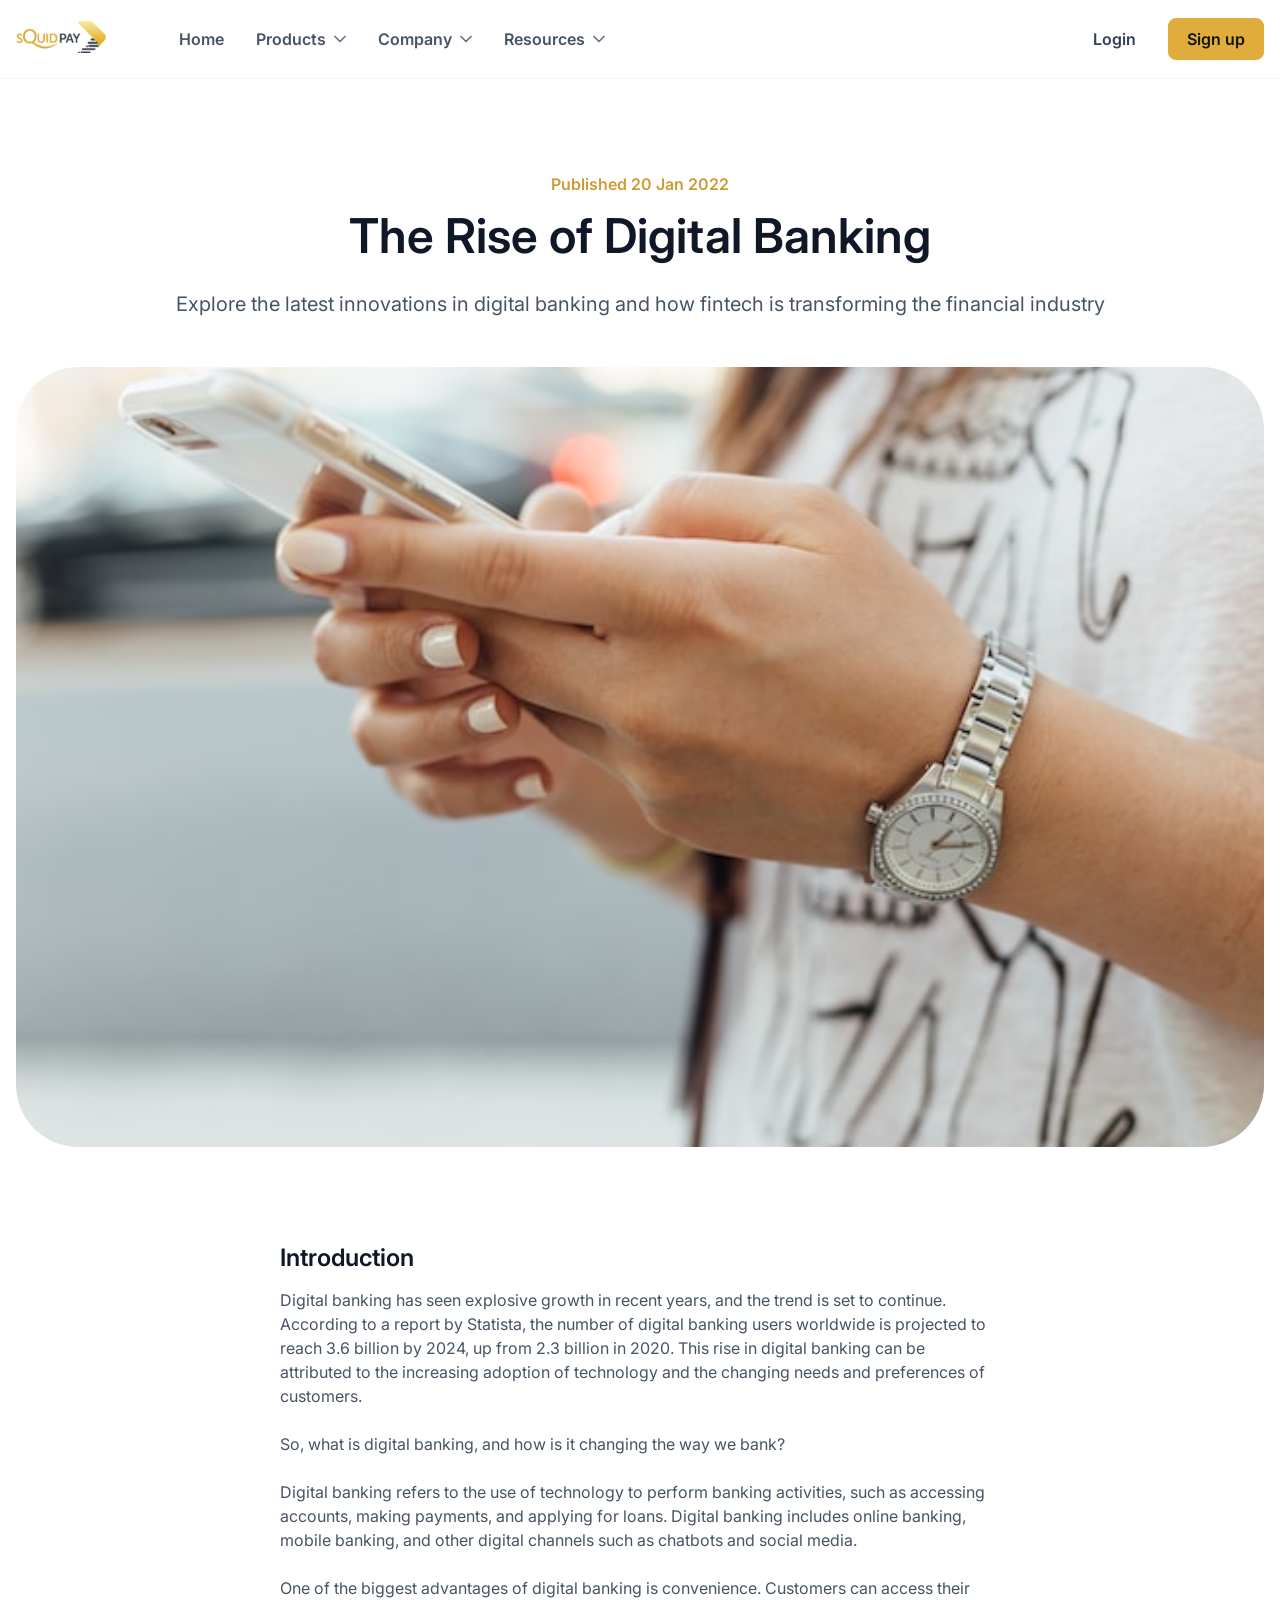
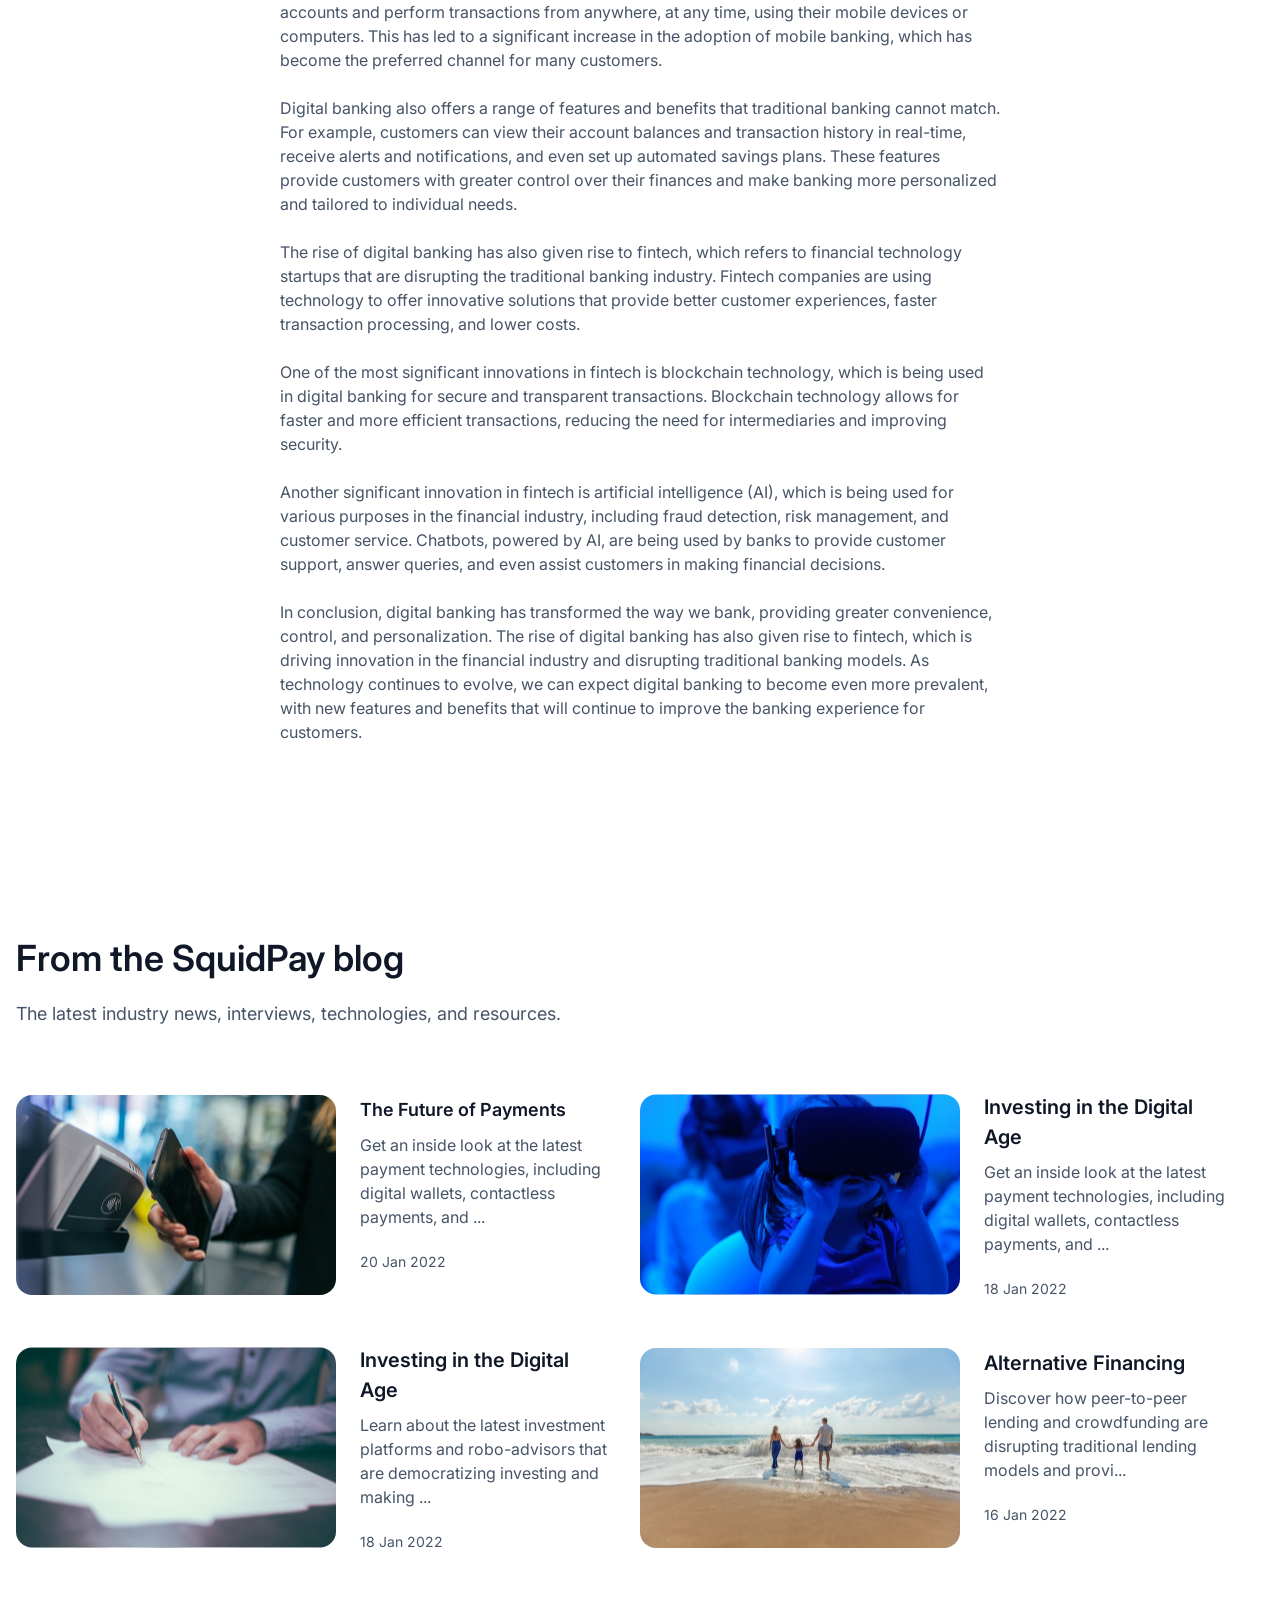
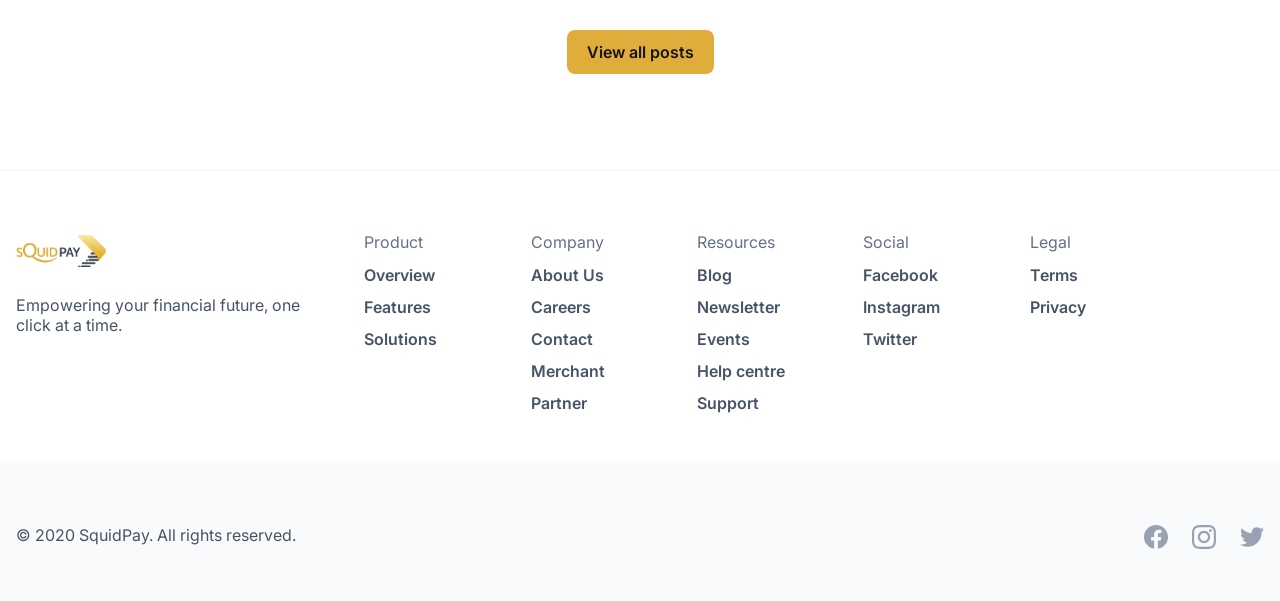
<file: HTML/Blog-content.html>
<!doctype html>
<html lang="en">
  <head>
    <meta charset="UTF-8" />
    <meta name="viewport" content="width=device-width, initial-scale=1.0" />
    <title>Blog-content</title>

    <link rel="icon" type="image/svg+xml" href="/Favicon.svg">

    <!-- ========== FONTS ========== -->
    <link rel="preconnect" href="https://fonts.googleapis.com" />
    <link rel="preconnect" href="https://fonts.gstatic.com" crossorigin />
    <link
      href="https://fonts.googleapis.com/css2?family=Inter:wght@400;500;600;700&display=swap"
      rel="stylesheet"
    />

    <!-- ========== CSS ========== -->
    <link rel="stylesheet" href="../CSS/Blog-content.css" />
  </head>
  <body>
    <!-- ========== HEADER ========== -->
    <header class="header" id="header">
      <nav class="nav">
        <div class="nav-container containers">
          <a href="#logo" class="sp-logo">
            <img src="../Img/White Bg Logo 2.svg" alt="" class="logo-img" />
          </a>

          <div class="nav-hamburger" id="nav-toggle">
            <a href="#nav__show" class="nav-show toggle" id="nav-show">
              <img src="../Img/Icon.svg" alt="" />
            </a>

            <a href="#nav__close" class="nav-close toggle" id="nav-close">
              <img src="../Img/Icon-1.svg" alt="" />
            </a>
          </div>

          <div class="nav-menu" id="show-menu">
            <ul class="nav-list">
              <li class="nav-items">
                <a href="/index.html" class="nav-links"> Home </a>
              </li>

              <li class="nav-items">
                <a href="#Products" class="nav-links">
                  Products
                  <img src="../Img/Icon-2.svg" alt="" />
                </a>

                <ul class="sub-list">
                  <li class="sub-items">
                    <a href="#Overview" class="sub-links"> Overview </a>
                  </li>
                  <li class="sub-items">
                    <a href="#Features" class="sub-links"> Features </a>
                  </li>
                  <li class="sub-items">
                    <a href="#Solutions" class="sub-links"> Solutions </a>
                  </li>
                </ul>
              </li>

              <li class="nav-items">
                <a href="#Company" class="nav-links">
                  Company
                  <img src="../Img/Icon-2.svg" alt="" />
                </a>

                <ul class="sub-list" id="nav-dropdown">
                  <li class="sub-items">
                    <a href="./AboutUs.html" class="sub-links"> About Us </a>
                  </li>
                  <li class="sub-items">
                    <a href="./Careers.html" class="sub-links"> Careers </a>
                  </li>
                  <li class="sub-items">
                    <a href="#Contact" class="sub-links"> Contact </a>
                  </li>
                  <li class="sub-items">
                    <a href="./Merchant.html" class="sub-links"> Merchant </a>
                  </li>
                  <li class="sub-items">
                    <a href="./Partner.html" class="sub-links"> Partner </a>
                  </li>
                </ul>
              </li>

              <li class="nav-items">
                <a href="#Resources" class="nav-links">
                  Resources
                  <img src="../Img/Icon-2.svg" alt="" />
                </a>

                <ul class="sub-list">
                  <li class="sub-items">
                    <a href="./Blog.html" class="sub-links"> Blog </a>
                  </li>
                  <li class="sub-items">
                    <a href="#Newsletter" class="sub-links"> Newsletter </a>
                  </li>
                  <li class="sub-items">
                    <a href="#Events" class="sub-links"> Events </a>
                  </li>
                  <li class="sub-items">
                    <a href="#Help centre" class="sub-links"> Help centre </a>
                  </li>
                  <li class="sub-items">
                    <a href="#Support" class="sub-links"> Support </a>
                  </li>
                </ul>
              </li>
            </ul>

            <ul class="nav-list">
              <li class="nav-items">
                <a href="#Login" class="nav-links login-link">Login</a>
              </li>
              <li class="nav-items">
                <a href="#Signup" class="nav-links signup-link">Sign up</a>
              </li>
            </ul>
          </div>
        </div>
      </nav>
    </header>

    <main class="main">
      <!-- ========== HERO SECTION ========== -->
      <section class="sections hidden-section">
        <div class="containers">
          <div class="hero">
            <div class="hero-content">
              <div class="sub-heading-and-heading">
                <p class="text-sm text-md">Published 20 Jan 2022</p>
                <h3 class="display-md display-lg">
                  The Rise of Digital Banking
                </h3>
              </div>
              <p class="text-lg text-xl">
                Explore the latest innovations in digital banking and how
                fintech is transforming the financial industry
              </p>
            </div>
            <img src="../Img/BlogImgs/Image.svg" alt="" />
          </div>
        </div>
      </section>

      <!-- ========== INTRO SECTION ========== -->
      <section class="sections section-top-0 hidden-section">
        <div class="containers">
          <div class="intro">
            <div class="intro-content">
              <h6 class="display-xs display-sm">Introduction</h6>
              <p class="text-md text-lg">
                Digital banking has seen explosive growth in recent years, and
                the trend is set to continue. According to a report by Statista,
                the number of digital banking users worldwide is projected to
                reach 3.6 billion by 2024, up from 2.3 billion in 2020. This
                rise in digital banking can be attributed to the increasing
                adoption of technology and the changing needs and preferences of
                customers.

                <br />
                <br />

                So, what is digital banking, and how is it changing the way we
                bank?

                <br />
                <br />

                Digital banking refers to the use of technology to perform
                banking activities, such as accessing accounts, making payments,
                and applying for loans. Digital banking includes online banking,
                mobile banking, and other digital channels such as chatbots and
                social media.

                <br />
                <br />

                One of the biggest advantages of digital banking is convenience.
                Customers can access their accounts and perform transactions
                from anywhere, at any time, using their mobile devices or
                computers. This has led to a significant increase in the
                adoption of mobile banking, which has become the preferred
                channel for many customers.

                <br />
                <br />

                Digital banking also offers a range of features and benefits
                that traditional banking cannot match. For example, customers
                can view their account balances and transaction history in
                real-time, receive alerts and notifications, and even set up
                automated savings plans. These features provide customers with
                greater control over their finances and make banking more
                personalized and tailored to individual needs.

                <br />
                <br />

                The rise of digital banking has also given rise to fintech,
                which refers to financial technology startups that are
                disrupting the traditional banking industry. Fintech companies
                are using technology to offer innovative solutions that provide
                better customer experiences, faster transaction processing, and
                lower costs.

                <br />
                <br />

                One of the most significant innovations in fintech is blockchain
                technology, which is being used in digital banking for secure
                and transparent transactions. Blockchain technology allows for
                faster and more efficient transactions, reducing the need for
                intermediaries and improving security.

                <br />
                <br />

                Another significant innovation in fintech is artificial
                intelligence (AI), which is being used for various purposes in
                the financial industry, including fraud detection, risk
                management, and customer service. Chatbots, powered by AI, are
                being used by banks to provide customer support, answer queries,
                and even assist customers in making financial decisions.

                <br />
                <br />

                In conclusion, digital banking has transformed the way we bank,
                providing greater convenience, control, and personalization. The
                rise of digital banking has also given rise to fintech, which is
                driving innovation in the financial industry and disrupting
                traditional banking models. As technology continues to evolve,
                we can expect digital banking to become even more prevalent,
                with new features and benefits that will continue to improve the
                banking experience for customers.
              </p>
            </div>
          </div>
        </div>
      </section>

      <!-- ========== BLOG SECTION ========== -->
      <section class="sections hidden-section">
        <div class="containers">
          <div class="blog">
            <div class="blog-content">
              <h5 class="display-sm display-md">From the SquidPay blog</h5>
              <p class="text-lg">
                The latest industry news, interviews, technologies, and
                resources.
              </p>
            </div>

            <div class="blog-post-cards">
              <div class="blog-post-card hidden-section">
                <a href="#" class="post-cards">
                  <img src="../Img/BlogImgs/Image-1.svg" alt="" />
                  <div class="post-card-content">
                    <div class="post-card-heading-and-support-text">
                      <p class="text-xl text-lg">The Future of Payments</p>
                      <p class="text-md">
                        Get an inside look at the latest payment technologies,
                        including digital wallets, contactless payments, and ...
                      </p>
                    </div>
                    <div class="post-card-date">
                      <p class="text-sm">20 Jan 2022</p>
                    </div>
                  </div>
                </a>
              </div>
              <div class="blog-post-card hidden-section">
                <a href="#" class="post-cards">
                  <img src="../Img/BlogImgs/Image-2.svg" alt="" />
                  <div class="post-card-content">
                    <div class="post-card-heading-and-support-text">
                      <p class="text-xl">Investing in the Digital Age</p>
                      <p class="text-md">
                        Get an inside look at the latest payment technologies,
                        including digital wallets, contactless payments, and ...
                      </p>
                    </div>
                    <div class="post-card-date">
                      <p class="text-sm">18 Jan 2022</p>
                    </div>
                  </div>
                </a>
              </div>
              <div class="blog-post-card hidden-section">
                <a href="#" class="post-cards">
                  <img src="../Img/BlogImgs/Image-3.svg" alt="" />
                  <div class="post-card-content">
                    <div class="post-card-heading-and-support-text">
                      <p class="text-xl">Investing in the Digital Age</p>
                      <p class="text-md">
                        Learn about the latest investment platforms and
                        robo-advisors that are democratizing investing and
                        making ...
                      </p>
                    </div>
                    <div class="post-card-date">
                      <p class="text-sm">18 Jan 2022</p>
                    </div>
                  </div>
                </a>
              </div>
              <div class="blog-post-card hidden-section">
                <a href="#" class="post-cards">
                  <img src="../Img/BlogImgs/Image-4.svg" alt="" />
                  <div class="post-card-content">
                    <div class="post-card-heading-and-support-text">
                      <p class="text-xl">Alternative Financing</p>
                      <p class="text-md">
                        Discover how peer-to-peer lending and crowdfunding are
                        disrupting traditional lending models and provi...
                      </p>
                    </div>
                    <div class="post-card-date">
                      <p class="text-sm">16 Jan 2022</p>
                    </div>
                  </div>
                </a>
              </div>
            </div>
            <div class="btn-to-blog hidden-section">
              <a href="./Blog.html" class="btn-xl text-md"> View all posts </a>
            </div>
          </div>
        </div>
      </section>
    </main>

    <!-- ========== FOOTER ========== -->
    <footer class="footer hidden-section">
      <section class="footer-section">
        <div class="footer-container containers">
          <div class="footer-contents">
            <div class="footer-discription">
              <div>
                <img src="../Img/White Bg Logo 2.svg" alt="" />
              </div>
              <p class="text-md">
                Empowering your financial future, one click at a time.
              </p>
            </div>
          </div>

          <div class="footer-contents footer-row">
            <div class="footer-columns">
              <p class="text-sm">Product</p>
              <ul class="footer-list">
                <li class="footer-items">
                  <a href="#Overview" class="footer-links">Overview</a>
                </li>
                <li class="footer-items">
                  <a href="#Features" class="footer-links">Features</a>
                </li>
                <li class="footer-items">
                  <a href="#Solutions" class="footer-links">Solutions</a>
                </li>
              </ul>
            </div>

            <div class="footer-columns">
              <p class="text-sm">Company</p>
              <ul class="footer-list">
                <li class="footer-items">
                  <a href="./AboutUs.html" class="footer-links">About Us</a>
                </li>
                <li class="footer-items">
                  <a href="./Careers.html" class="footer-links">Careers</a>
                </li>
                <li class="footer-items">
                  <a href="#Contact" class="footer-links">Contact</a>
                </li>
                <li class="footer-items">
                  <a href="./Merchant.html" class="footer-links">Merchant</a>
                </li>
                <li class="footer-items">
                  <a href="./Partner.html" class="footer-links">Partner</a>
                </li>
              </ul>
            </div>

            <div class="footer-columns">
              <p class="text-sm">Resources</p>
              <ul class="footer-list">
                <li class="footer-items">
                  <a href="./Blog.html" class="footer-links">Blog</a>
                </li>
                <li class="footer-items">
                  <a href="#Newsletter" class="footer-links">Newsletter</a>
                </li>
                <li class="footer-items">
                  <a href="#Events" class="footer-links">Events</a>
                </li>
                <li class="footer-items">
                  <a href="#Help centre" class="footer-links">Help centre</a>
                </li>
                <li class="footer-items">
                  <a href="#Support" class="footer-links">Support</a>
                </li>
              </ul>
            </div>

            <div class="footer-columns">
              <p class="text-sm">Social</p>
              <ul class="footer-list">
                <li class="footer-items">
                  <a href="#Facebook" class="footer-links">Facebook</a>
                </li>
                <li class="footer-items">
                  <a href="#Instagram" class="footer-links">Instagram</a>
                </li>
                <li class="footer-items">
                  <a href="#Twitter" class="footer-links">Twitter</a>
                </li>
              </ul>
            </div>

            <div class="footer-columns">
              <p class="text-sm">Legal</p>
              <ul class="footer-list">
                <li class="footer-items">
                  <a href="#Terms" class="footer-links">Terms</a>
                </li>
                <li class="footer-items">
                  <a href="#Privacy" class="footer-links">Privacy</a>
                </li>
              </ul>
            </div>
          </div>
        </div>
      </section>

      <section class="footer-section">
        <div class="footer-container containers">
          <div class="footers-row">
            <div class="footer-contents footers-icon">
              <a href="#Facebook" class="footer-lcons-link">
                <img src="../Img/Social icon.svg" alt="" />
              </a>
              <a href="#Instagram" class="footer-lcons-link">
                <img src="../Img/Social icon(1).svg" alt="" />
              </a>
              <a href="#Twitter" class="footer-lcons-link">
                <img src="../Img/Social icon(2).svg" alt="" />
              </a>
            </div>

            <div class="footer-contents">
              <p class="text-md">&copy; 2020 SquidPay. All rights reserved.</p>
            </div>
          </div>
        </div>
      </section>
    </footer>

    <script src="../JS/Home.js"></script>
  </body>
</html>
</file>
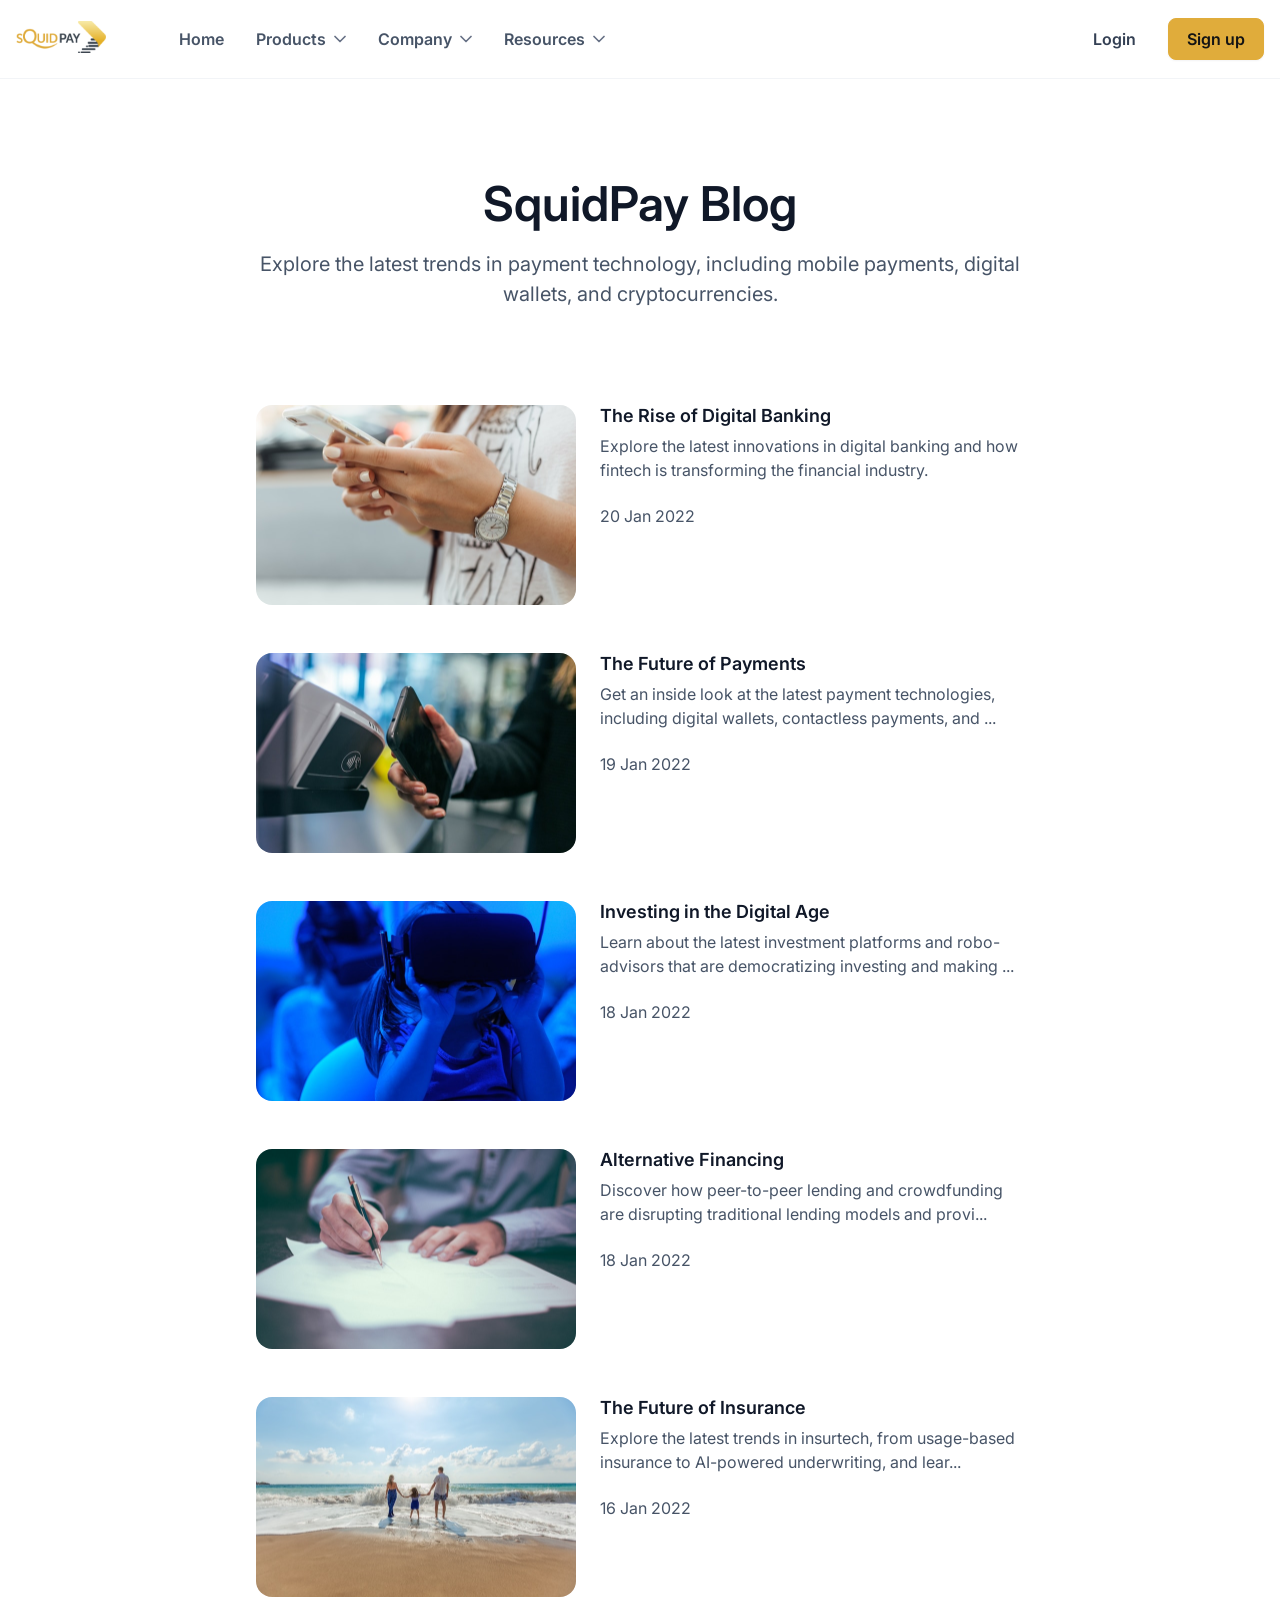
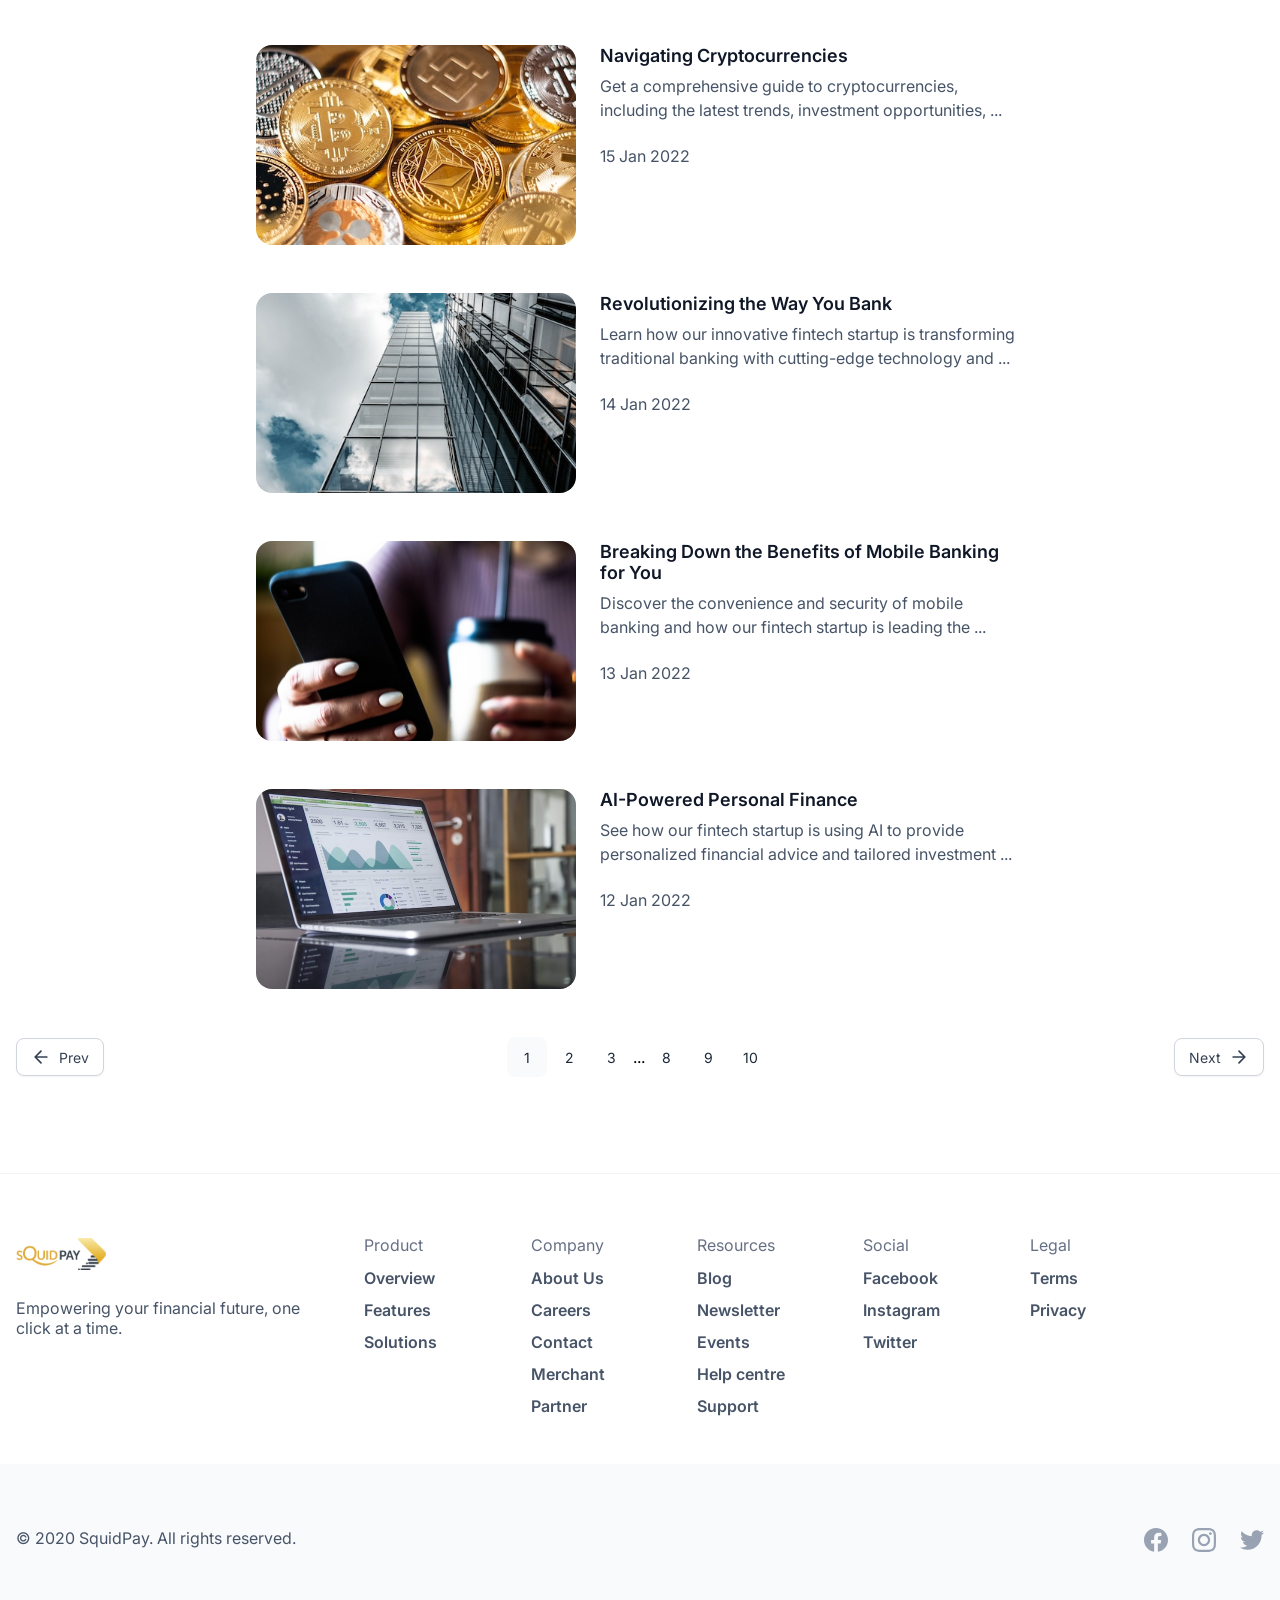
<file: HTML/Blog.html>
<!doctype html>
<html lang="en">
  <head>
    <meta charset="UTF-8" />
    <meta name="viewport" content="width=device-width, initial-scale=1.0" />
    <title>Blog</title>

    <link rel="icon" type="image/svg+xml" href="/Favicon.svg">

    <!-- ========== FONTS ========== -->
    <link rel="preconnect" href="https://fonts.googleapis.com" />
    <link rel="preconnect" href="https://fonts.gstatic.com" crossorigin />
    <link
      href="https://fonts.googleapis.com/css2?family=Inter:wght@400;500;600;700&display=swap"
      rel="stylesheet"
    />

    <!-- ========== CSS ========== -->
    <link rel="stylesheet" href="../CSS/Blog.css" />
  </head>
  <body>
    <!-- ========== HEADER ========== -->
    <header class="header" id="header">
      <nav class="nav">
        <div class="nav-container containers">
          <a href="#logo" class="sp-logo">
            <img src="../Img/White Bg Logo 2.svg" alt="" class="logo-img" />
          </a>

          <div class="nav-hamburger" id="nav-toggle">
            <a href="#nav__show" class="nav-show toggle" id="nav-show">
              <img src="../Img/Icon.svg" alt="" />
            </a>

            <a href="#nav__close" class="nav-close toggle" id="nav-close">
              <img src="../Img/Icon-1.svg" alt="" />
            </a>
          </div>

          <div class="nav-menu" id="show-menu">
            <ul class="nav-list">
              <li class="nav-items">
                <a href="/index.html" class="nav-links"> Home </a>
              </li>

              <li class="nav-items">
                <a href="#Products" class="nav-links">
                  Products
                  <img src="../Img/Icon-2.svg" alt="" />
                </a>

                <ul class="sub-list">
                  <li class="sub-items">
                    <a href="#Overview" class="sub-links"> Overview </a>
                  </li>
                  <li class="sub-items">
                    <a href="#Features" class="sub-links"> Features </a>
                  </li>
                  <li class="sub-items">
                    <a href="#Solutions" class="sub-links"> Solutions </a>
                  </li>
                </ul>
              </li>

              <li class="nav-items">
                <a href="#Company" class="nav-links">
                  Company
                  <img src="../Img/Icon-2.svg" alt="" />
                </a>

                <ul class="sub-list" id="nav-dropdown">
                  <li class="sub-items">
                    <a href="./AboutUs.html" class="sub-links"> About Us </a>
                  </li>
                  <li class="sub-items">
                    <a href="./Careers.html" class="sub-links"> Careers </a>
                  </li>
                  <li class="sub-items">
                    <a href="#Contact" class="sub-links"> Contact </a>
                  </li>
                  <li class="sub-items">
                    <a href="./Merchant.html" class="sub-links"> Merchant </a>
                  </li>
                  <li class="sub-items">
                    <a href="./Partner.html" class="sub-links"> Partner </a>
                  </li>
                </ul>
              </li>

              <li class="nav-items">
                <a href="#Resources" class="nav-links">
                  Resources
                  <img src="../Img/Icon-2.svg" alt="" />
                </a>

                <ul class="sub-list">
                  <li class="sub-items">
                    <a href="./Blog.html" class="sub-links"> Blog </a>
                  </li>
                  <li class="sub-items">
                    <a href="#Newsletter" class="sub-links"> Newsletter </a>
                  </li>
                  <li class="sub-items">
                    <a href="#Events" class="sub-links"> Events </a>
                  </li>
                  <li class="sub-items">
                    <a href="#Help centre" class="sub-links"> Help centre </a>
                  </li>
                  <li class="sub-items">
                    <a href="#Support" class="sub-links"> Support </a>
                  </li>
                </ul>
              </li>
            </ul>

            <ul class="nav-list">
              <li class="nav-items">
                <a href="#Login" class="nav-links login-link">Login</a>
              </li>
              <li class="nav-items">
                <a href="#Signup" class="nav-links signup-link">Sign up</a>
              </li>
            </ul>
          </div>
        </div>
      </nav>
    </header>

    <main class="main">
      <section class="sections hidden-section">
        <div class="containers hero-container">
          <div class="texts">
            <h3 class="display-lg display-md">SquidPay Blog</h3>
            <p class="text-xl text-lg">
              Explore the latest trends in payment technology, including mobile
              payments, digital wallets, and cryptocurrencies.
            </p>
          </div>
        </div>
      </section>
      <section class="sections hidden-section section-top-0">
        <div class="containers">
          <div class="post-cards-container">
            <a href="./Blog-content.html" class="post-cards hidden-section">
              <img src="../Img/BlogImgs/Image.svg" alt="" />
              <div class="post-card-texts">
                <div class="heading-and-supportingText">
                  <div class="text-lg text-xl">The Rise of Digital Banking</div>
                  <p class="text-md">
                    Explore the latest innovations in digital banking and how
                    fintech is transforming the financial industry.
                  </p>
                </div>
                <p class="text-sm">20 Jan 2022</p>
              </div>
            </a>
            <a href="#" class="post-cards hidden-section">
              <img src="../Img/BlogImgs/Image-1.svg" alt="" />
              <div class="post-card-texts">
                <div class="heading-and-supportingText">
                  <div class="text-lg text-xl">The Future of Payments</div>
                  <p class="text-md">
                    Get an inside look at the latest payment technologies,
                    including digital wallets, contactless payments, and ...
                  </p>
                </div>
                <p class="text-sm">19 Jan 2022</p>
              </div>
            </a>
            <a href="#" class="post-cards hidden-section">
              <img src="../Img/BlogImgs/Image-2.svg" alt="" />
              <div class="post-card-texts">
                <div class="heading-and-supportingText">
                  <div class="text-lg text-xl">
                    Investing in the Digital Age
                  </div>
                  <p class="text-md">
                    Learn about the latest investment platforms and
                    robo-advisors that are democratizing investing and making
                    ...
                  </p>
                </div>
                <p class="text-sm">18 Jan 2022</p>
              </div>
            </a>
            <a href="#" class="post-cards hidden-section">
              <img src="../Img/BlogImgs/Image-3.svg" alt="" />
              <div class="post-card-texts">
                <div class="heading-and-supportingText">
                  <div class="text-lg text-xl">Alternative Financing</div>
                  <p class="text-md">
                    Discover how peer-to-peer lending and crowdfunding are
                    disrupting traditional lending models and provi...
                  </p>
                </div>
                <p class="text-sm">18 Jan 2022</p>
              </div>
            </a>
            <a href="#" class="post-cards hidden-section">
              <img src="../Img/BlogImgs/Image-4.svg" alt="" />
              <div class="post-card-texts">
                <div class="heading-and-supportingText">
                  <div class="text-lg text-xl">The Future of Insurance</div>
                  <p class="text-md">
                    Explore the latest trends in insurtech, from usage-based
                    insurance to AI-powered underwriting, and lear...
                  </p>
                </div>
                <p class="text-sm">16 Jan 2022</p>
              </div>
            </a>
            <a href="#" class="post-cards hidden-section">
              <img src="../Img/BlogImgs/Image-5.svg" alt="" />
              <div class="post-card-texts">
                <div class="heading-and-supportingText">
                  <div class="text-lg text-xl">Navigating Cryptocurrencies</div>
                  <p class="text-md">
                    Get a comprehensive guide to cryptocurrencies, including the
                    latest trends, investment opportunities, ...
                  </p>
                </div>
                <p class="text-sm">15 Jan 2022</p>
              </div>
            </a>
            <a href="#" class="post-cards hidden-section">
              <img src="../Img/BlogImgs/Image-6.svg" alt="" />
              <div class="post-card-texts">
                <div class="heading-and-supportingText">
                  <div class="text-lg text-xl">
                    Revolutionizing the Way You Bank
                  </div>
                  <p class="text-md">
                    Learn how our innovative fintech startup is transforming
                    traditional banking with cutting-edge technology and ...
                  </p>
                </div>
                <p class="text-sm">14 Jan 2022</p>
              </div>
            </a>
            <a href="#" class="post-cards hidden-section">
              <img src="../Img/BlogImgs/Image-7.svg" alt="" />
              <div class="post-card-texts">
                <div class="heading-and-supportingText">
                  <div class="text-lg text-xl">
                    Breaking Down the Benefits of Mobile Banking for You
                  </div>
                  <p class="text-md">
                    Discover the convenience and security of mobile banking and
                    how our fintech startup is leading the ...
                  </p>
                </div>
                <p class="text-sm">13 Jan 2022</p>
              </div>
            </a>
            <a href="#" class="post-cards hidden-section">
              <img src="../Img/BlogImgs/Image-8.svg" alt="" />
              <div class="post-card-texts">
                <div class="heading-and-supportingText">
                  <div class="text-lg text-xl">AI-Powered Personal Finance</div>
                  <p class="text-md">
                    See how our fintech startup is using AI to provide
                    personalized financial advice and tailored investment ...
                  </p>
                </div>
                <p class="text-sm">12 Jan 2022</p>
              </div>
            </a>

            <!-- ========== PAGINATION ========== -->
            <!-- ========== For small screen pagination ========== -->
            <div class="pagination hidden-section" id="pagination">
              <a href="#" class="prev" id="prev"
                ><img src="../Img/BlogImgs/arrow-left.svg" alt="" />Prev</a
              >
              <div class="pages" id="pages">
                <span class="ellipsis">...</span>
              </div>
              <a href="#" class="next" id="next"
                >Next<img src="../Img/BlogImgs/arrow-right.svg" alt=""
              /></a>
            </div>

            <!-- ========== For small screen pagination ========== -->
            <div class="small-pagination-container hidden-section">
              <a href="#" class="prev" id="SmallPaginationPrev"
                ><img src="../Img/BlogImgs/arrow-left.svg" alt=""
              /></a>
              <div
                class="small-pagination-pages"
                id="small-pagination-pages"
              ></div>
              <a href="#" class="next" id="SmallPaginationNext"
                ><img src="../Img/BlogImgs/arrow-right.svg" alt=""
              /></a>
            </div>
          </div>
        </div>
      </section>
    </main>

    <!-- ========== FOOTER ========== -->
    <footer class="footer hidden-section">
      <section class="footer-section">
        <div class="footer-container containers">
          <div class="footer-contents">
            <div class="footer-discription">
              <div>
                <img src="../Img/White Bg Logo 2.svg" alt="" />
              </div>
              <p class="text-md">
                Empowering your financial future, one click at a time.
              </p>
            </div>
          </div>

          <div class="footer-contents footer-row">
            <div class="footer-columns">
              <p class="text-sm">Product</p>
              <ul class="footer-list">
                <li class="footer-items">
                  <a href="#Overview" class="footer-links">Overview</a>
                </li>
                <li class="footer-items">
                  <a href="#Features" class="footer-links">Features</a>
                </li>
                <li class="footer-items">
                  <a href="#Solutions" class="footer-links">Solutions</a>
                </li>
              </ul>
            </div>

            <div class="footer-columns">
              <p class="text-sm">Company</p>
              <ul class="footer-list">
                <li class="footer-items">
                  <a href="./AboutUs.html" class="footer-links">About Us</a>
                </li>
                <li class="footer-items">
                  <a href="./Careers.html" class="footer-links">Careers</a>
                </li>
                <li class="footer-items">
                  <a href="#Contact" class="footer-links">Contact</a>
                </li>
                <li class="footer-items">
                  <a href="./Merchant.html" class="footer-links">Merchant</a>
                </li>
                <li class="footer-items">
                  <a href="./Partner.html" class="footer-links">Partner</a>
                </li>
              </ul>
            </div>

            <div class="footer-columns">
              <p class="text-sm">Resources</p>
              <ul class="footer-list">
                <li class="footer-items">
                  <a href="./Blog.html" class="footer-links">Blog</a>
                </li>
                <li class="footer-items">
                  <a href="#Newsletter" class="footer-links">Newsletter</a>
                </li>
                <li class="footer-items">
                  <a href="#Events" class="footer-links">Events</a>
                </li>
                <li class="footer-items">
                  <a href="#Help centre" class="footer-links">Help centre</a>
                </li>
                <li class="footer-items">
                  <a href="#Support" class="footer-links">Support</a>
                </li>
              </ul>
            </div>

            <div class="footer-columns">
              <p class="text-sm">Social</p>
              <ul class="footer-list">
                <li class="footer-items">
                  <a href="#Facebook" class="footer-links">Facebook</a>
                </li>
                <li class="footer-items">
                  <a href="#Instagram" class="footer-links">Instagram</a>
                </li>
                <li class="footer-items">
                  <a href="#Twitter" class="footer-links">Twitter</a>
                </li>
              </ul>
            </div>

            <div class="footer-columns">
              <p class="text-sm">Legal</p>
              <ul class="footer-list">
                <li class="footer-items">
                  <a href="#Terms" class="footer-links">Terms</a>
                </li>
                <li class="footer-items">
                  <a href="#Privacy" class="footer-links">Privacy</a>
                </li>
              </ul>
            </div>
          </div>
        </div>
      </section>

      <section class="footer-section">
        <div class="footer-container containers">
          <div class="footers-row">
            <div class="footer-contents footers-icon">
              <a href="#Facebook" class="footer-lcons-link">
                <img src="../Img/Social icon.svg" alt="" />
              </a>
              <a href="#Instagram" class="footer-lcons-link">
                <img src="../Img/Social icon(1).svg" alt="" />
              </a>
              <a href="#Twitter" class="footer-lcons-link">
                <img src="../Img/Social icon(2).svg" alt="" />
              </a>
            </div>

            <div class="footer-contents">
              <p class="text-md">&copy; 2020 SquidPay. All rights reserved.</p>
            </div>
          </div>
        </div>
      </section>
    </footer>

    <script src="../JS/Home.js"></script>
    <script src="../JS/Blog.js"></script>
  </body>
</html>
</file>
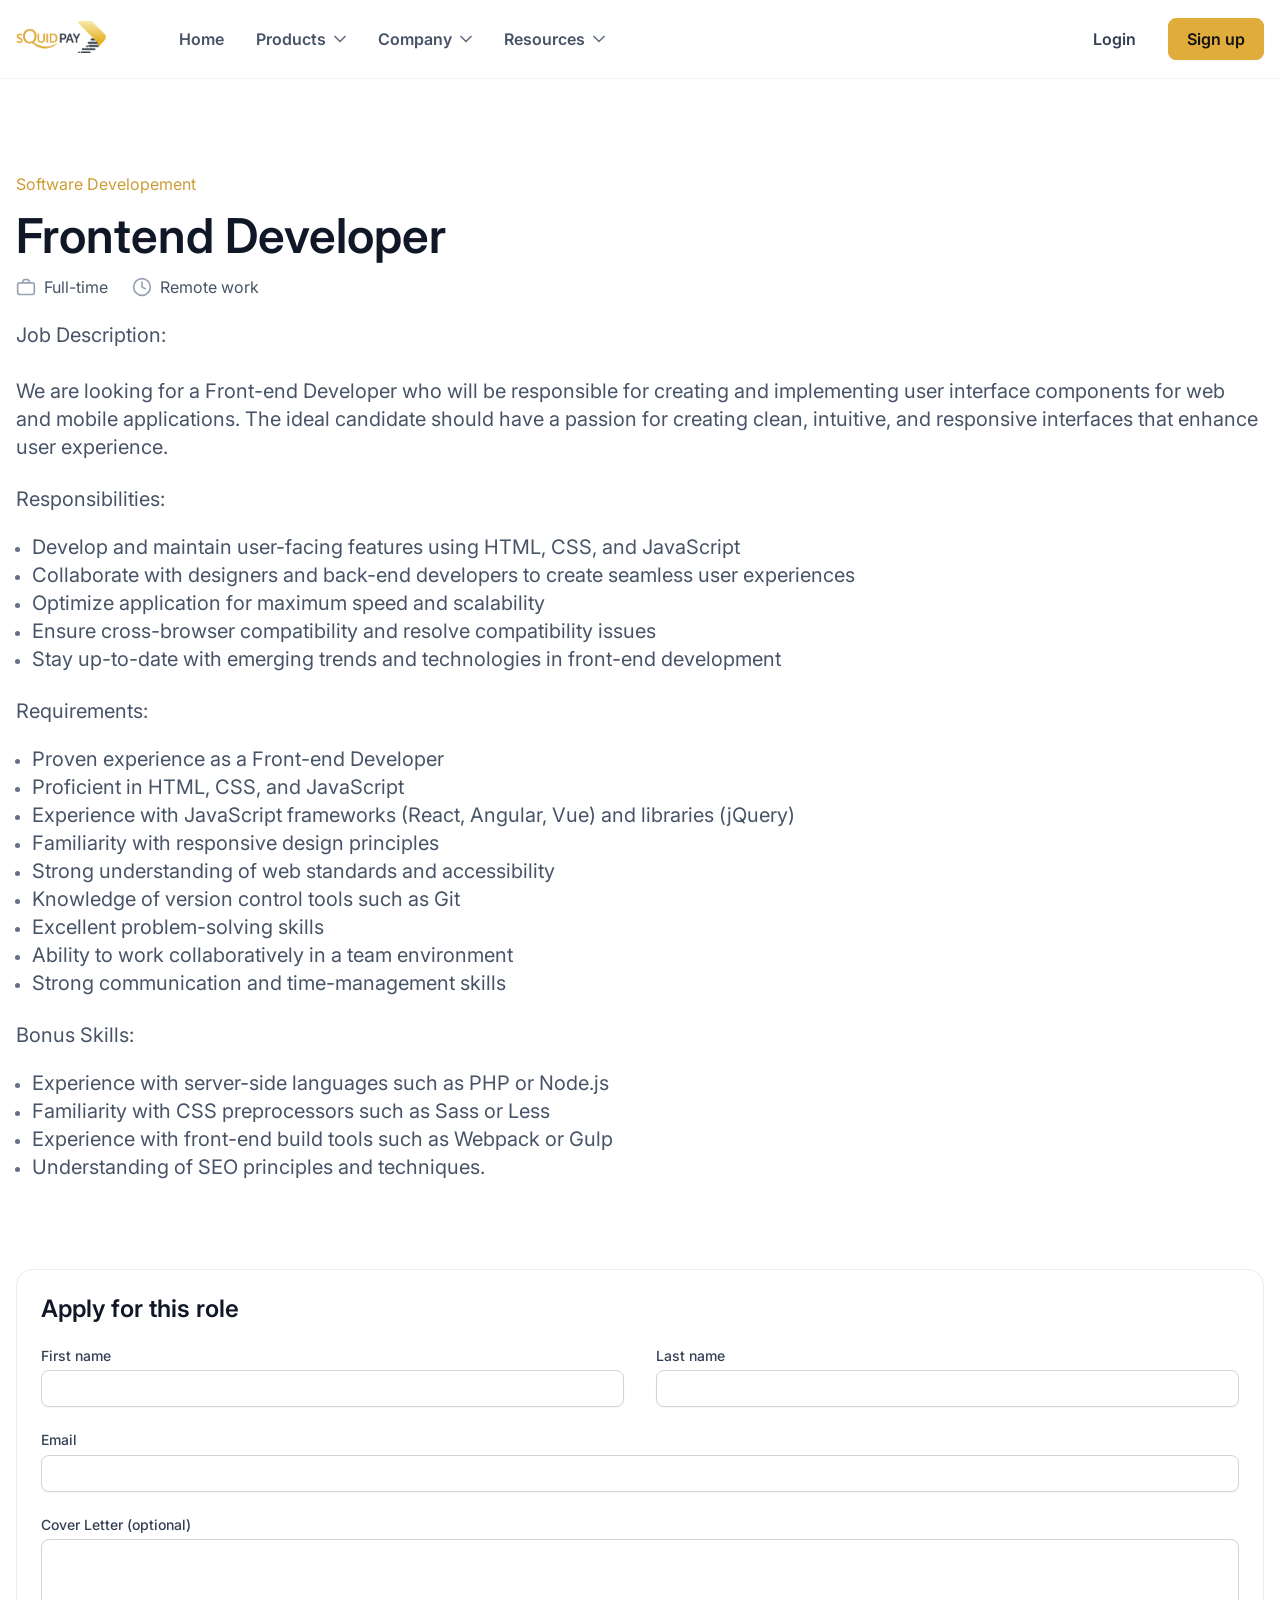
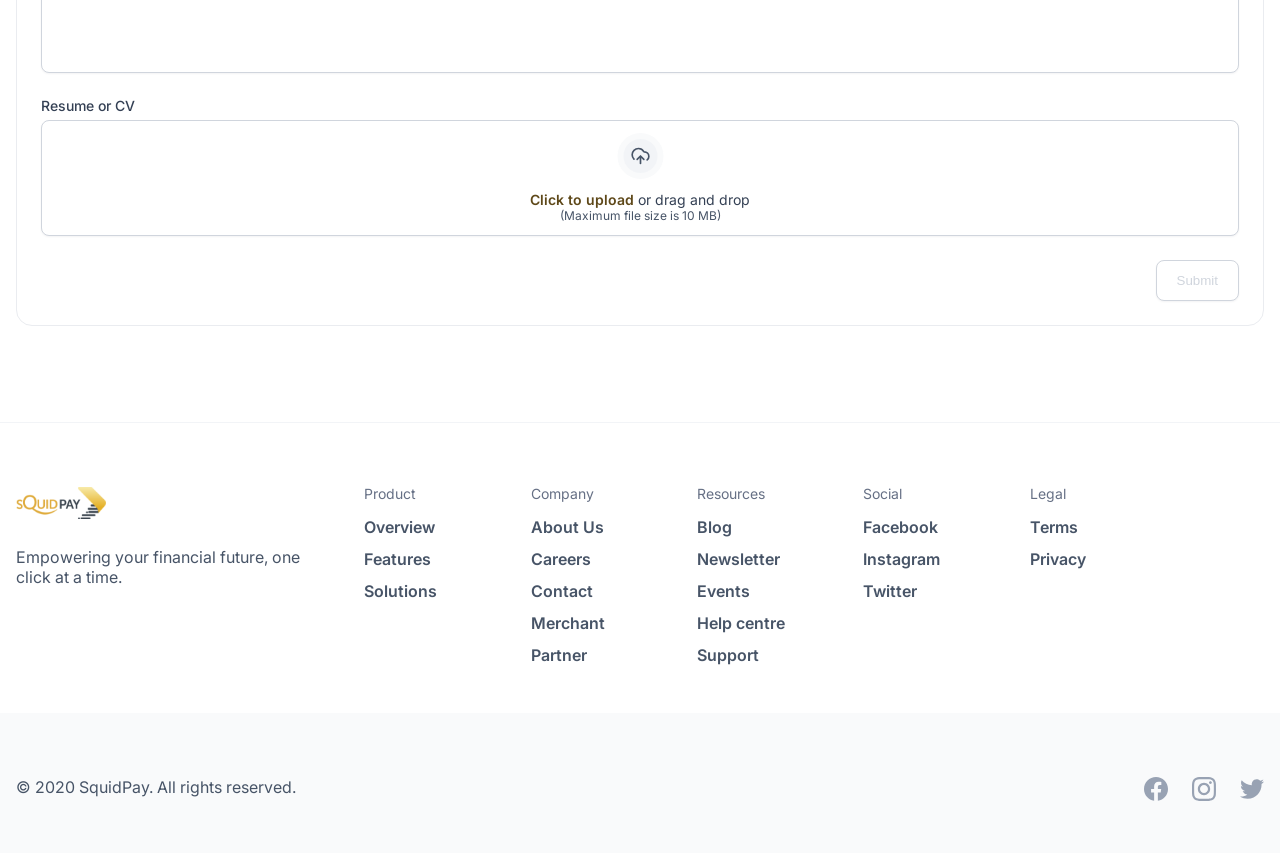
<file: HTML/Careers-details.html>
<!doctype html>
<html lang="en">
  <head>
    <meta charset="UTF-8" />
    <meta name="viewport" content="width=device-width, initial-scale=1.0" />
    <title>Discription</title>

    <link rel="icon" type="image/svg+xml" href="/Favicon.svg">

    <!-- ========== FONTS ========== -->
    <link rel="preconnect" href="https://fonts.googleapis.com" />
    <link rel="preconnect" href="https://fonts.gstatic.com" crossorigin />
    <link
      href="https://fonts.googleapis.com/css2?family=Inter:wght@400;500;600;700&display=swap"
      rel="stylesheet"
    />

    <!-- ========== CSS ========== -->
    <link rel="stylesheet" href="../CSS/Careers-details.css" />
  </head>

  <body>
    <!-- ========== HEADER ========== -->
    <header class="header" id="header">
      <nav class="nav">
        <div class="nav-container containers">
          <a href="#logo" class="sp-logo">
            <img src="../Img/White Bg Logo 2.svg" alt="" class="logo-img" />
          </a>

          <div class="nav-hamburger" id="nav-toggle">
            <a href="#nav__show" class="nav-show toggle" id="nav-show">
              <img src="../Img/Icon.svg" alt="" />
            </a>

            <a href="#nav__close" class="nav-close toggle" id="nav-close">
              <img src="../Img/Icon-1.svg" alt="" />
            </a>
          </div>

          <div class="nav-menu" id="show-menu">
            <ul class="nav-list">
              <li class="nav-items">
                <a href="/index.html" class="nav-links"> Home </a>
              </li>

              <li class="nav-items">
                <a href="#Products" class="nav-links">
                  Products
                  <img src="../Img/Icon-2.svg" alt="" />
                </a>

                <ul class="sub-list">
                  <li class="sub-items">
                    <a href="#Overview" class="sub-links"> Overview </a>
                  </li>
                  <li class="sub-items">
                    <a href="#Features" class="sub-links"> Features </a>
                  </li>
                  <li class="sub-items">
                    <a href="#Solutions" class="sub-links"> Solutions </a>
                  </li>
                </ul>
              </li>

              <li class="nav-items">
                <a href="#Company" class="nav-links">
                  Company
                  <img src="../Img/Icon-2.svg" alt="" />
                </a>

                <ul class="sub-list" id="nav-dropdown">
                  <li class="sub-items">
                    <a href="./AboutUs.html" class="sub-links"> About Us </a>
                  </li>
                  <li class="sub-items">
                    <a href="./Careers.html" class="sub-links"> Careers </a>
                  </li>
                  <li class="sub-items">
                    <a href="#Contact" class="sub-links"> Contact </a>
                  </li>
                  <li class="sub-items">
                    <a href="./Merchant.html" class="sub-links"> Merchant </a>
                  </li>
                  <li class="sub-items">
                    <a href="./Partner.html" class="sub-links"> Partner </a>
                  </li>
                </ul>
              </li>

              <li class="nav-items">
                <a href="#Resources" class="nav-links">
                  Resources
                  <img src="../Img/Icon-2.svg" alt="" />
                </a>

                <ul class="sub-list">
                  <li class="sub-items">
                    <a href="./Blog.html" class="sub-links"> Blog </a>
                  </li>
                  <li class="sub-items">
                    <a href="#Newsletter" class="sub-links"> Newsletter </a>
                  </li>
                  <li class="sub-items">
                    <a href="#Events" class="sub-links"> Events </a>
                  </li>
                  <li class="sub-items">
                    <a href="#Help centre" class="sub-links"> Help centre </a>
                  </li>
                  <li class="sub-items">
                    <a href="#Support" class="sub-links"> Support </a>
                  </li>
                </ul>
              </li>
            </ul>

            <ul class="nav-list">
              <li class="nav-items">
                <a href="#Login" class="nav-links login-link">Login</a>
              </li>
              <li class="nav-items">
                <a href="#Signup" class="nav-links signup-link">Sign up</a>
              </li>
            </ul>
          </div>
        </div>
      </nav>
    </header>

    <!-- ========== MAIN ========== -->
    <main class="main">
      <div class="wrapper">
        <section class="discription-section sections">
          <div class="containers">
            <div class="content">
              <p class="text-sm text-md">Software Developement</p>
              <h5 class="display-sm display-lg-semibold">Frontend Developer</h5>

              <div class="options">
                <a href="#" class="job-option-links">
                  <img src="../Img/briefcase-01.svg" alt="" />

                  <p class="text-md">Full-time</p>
                </a>

                <a href="#" class="job-option-links">
                  <img src="../Img/clock.svg" alt="" />

                  <p class="text-md">Remote work</p>
                </a>
              </div>
            </div>

            <div class="discription-container">
              <div class="discriptions">
                <p class="text-lg text-xl-normal">
                  Job Description:
                  <br />
                  <br />
                  We are looking for a Front-end Developer who will be
                  responsible for creating and implementing user interface
                  components for web and mobile applications. The ideal
                  candidate should have a passion for creating clean, intuitive,
                  and responsive interfaces that enhance user experience.
                </p>
              </div>

              <div class="discriptions">
                <p class="text-lg text-xl-normal">Responsibilities:</p>
                <br />
                <ul class="dis-ul">
                  <li>
                    <p class="text-lg text-xl-normal">
                      Develop and maintain user-facing features using HTML, CSS,
                      and JavaScript
                    </p>
                  </li>
                  <li>
                    <p class="text-lg text-xl-normal">
                      Collaborate with designers and back-end developers to
                      create seamless user experiences
                    </p>
                  </li>
                  <li>
                    <p class="text-lg text-xl-normal">
                      Optimize application for maximum speed and scalability
                    </p>
                  </li>
                  <li>
                    <p class="text-lg text-xl-normal">
                      Ensure cross-browser compatibility and resolve
                      compatibility issues
                    </p>
                  </li>
                  <li>
                    <p class="text-lg text-xl-normal">
                      Stay up-to-date with emerging trends and technologies in
                      front-end development
                    </p>
                  </li>
                </ul>
              </div>

              <div class="discriptions">
                <p class="text-lg text-xl-normal">Requirements:</p>
                <br />
                <ul class="dis-ul">
                  <li>
                    <p class="text-lg text-xl-normal">
                      Proven experience as a Front-end Developer
                    </p>
                  </li>
                  <li>
                    <p class="text-lg text-xl-normal">
                      Proficient in HTML, CSS, and JavaScript
                    </p>
                  </li>
                  <li>
                    <p class="text-lg text-xl-normal">
                      Experience with JavaScript frameworks (React, Angular,
                      Vue) and libraries (jQuery)
                    </p>
                  </li>
                  <li>
                    <p class="text-lg text-xl-normal">
                      Familiarity with responsive design principles
                    </p>
                  </li>
                  <li>
                    <p class="text-lg text-xl-normal">
                      Strong understanding of web standards and accessibility
                    </p>
                  </li>
                  <li>
                    <p class="text-lg text-xl-normal">
                      Knowledge of version control tools such as Git
                    </p>
                  </li>
                  <li>
                    <p class="text-lg text-xl-normal">
                      Excellent problem-solving skills
                    </p>
                  </li>
                  <li>
                    <p class="text-lg text-xl-normal">
                      Ability to work collaboratively in a team environment
                    </p>
                  </li>
                  <li>
                    <p class="text-lg text-xl-normal">
                      Strong communication and time-management skills
                    </p>
                  </li>
                </ul>
              </div>

              <div class="discriptions">
                <p class="text-lg text-xl-normal">Bonus Skills:</p>
                <br />
                <ul class="dis-ul">
                  <li>
                    <p class="text-lg text-xl-normal">
                      Experience with server-side languages such as PHP or
                      Node.js
                    </p>
                  </li>
                  <li>
                    <p class="text-lg text-xl-normal">
                      Familiarity with CSS preprocessors such as Sass or Less
                    </p>
                  </li>
                  <li>
                    <p class="text-lg text-xl-normal">
                      Experience with front-end build tools such as Webpack or
                      Gulp
                    </p>
                  </li>
                  <li>
                    <p class="text-lg text-xl-normal">
                      Understanding of SEO principles and techniques.
                    </p>
                  </li>
                </ul>
              </div>
            </div>
          </div>
        </section>

        <!-- FORM SECTION -->
        <section class="form-section sections hidden-section">
          <div class="form-container containers">
            <div class="form">
              <form action="#" id="form">
                <h6 class="display-xs">Apply for this role</h6>

                <div class="display-flex">
                  <div class="form-inputs">
                    <label for="first-name" class="text-sm">First name</label>
                    <input
                      type="text"
                      name="first-name"
                      id="input-field"
                      class="input-field"
                    />
                  </div>

                  <div class="form-inputs">
                    <label for="last-name" class="text-sm">Last name</label>
                    <input
                      type="text"
                      name="last-name"
                      id="input-field"
                      class="input-field"
                    />
                  </div>
                </div>

                <div class="form-inputs">
                  <label for="Email" class="text-sm">Email</label>
                  <input
                    type="email"
                    name="Email"
                    id="input-field"
                    class="input-field"
                  />
                </div>

                <div class="form-inputs">
                  <label for="Email" class="text-sm"
                    >Cover Letter (optional)</label
                  >
                  <textarea type="email" name="Email"></textarea>
                </div>

                <div class="form-inputs">
                  <label for="file" class="text-sm">Resume or CV</label>
                  <div class="file-container" id="file-container" tabindex="0">
                    <input
                      type="file"
                      name="file"
                      id="input-file"
                      hidden
                      class="input-field"
                      accept=".png, .svg, .jpeg"
                    />
                    <img src="../Img/Featured icon (2).svg" alt="" />
                    <div class="file-texts">
                      <p class="text-sm">
                        <span class="primary-color-900">Click to upload</span>
                        or drag and drop
                      </p>
                      <p class="text-xs">(Maximum file size is 10 MB)</p>
                    </div>
                  </div>
                </div>

                <!-- DISPLAY AREA -->
                <div class="border-pirmary-color-500" id="display-file">
                  <div class="uploaded-file">
                    <img src="../Img/_File upload icon.svg" alt="" />
                    <div class="uploaded-file-texts">
                      <p class="text-sm" id="file-name">Resume.pdf</p>
                      <p class="text-sm">200 KB – 100% uploaded</p>
                    </div>
                  </div>
                  <img src="../Img/_Checkbox base.svg" alt="" />
                </div>

                <button id="submitBtn" class="default-submitBtn">Submit</button>
                <!-- <input type="submit" value="Submit" for="form" id="submitBtn" class="default-submitBtn"> -->
              </form>
            </div>
          </div>
        </section>
      </div>
    </main>

    <!-- ========== FOOTER ========== -->
    <footer class="footer hidden-section">
      <section class="footer-section">
        <div class="footer-container containers">
          <div class="footer-contents">
            <div class="footer-discription">
              <div>
                <img src="../Img/White Bg Logo 2.svg" alt="" />
              </div>
              <p class="text-md">
                Empowering your financial future, one click at a time.
              </p>
            </div>
          </div>

          <div class="footer-contents footer-row">
            <div class="footer-columns">
              <p class="text-sm">Product</p>
              <ul class="footer-list">
                <li class="footer-items">
                  <a href="#Overview" class="footer-links">Overview</a>
                </li>
                <li class="footer-items">
                  <a href="#Features" class="footer-links">Features</a>
                </li>
                <li class="footer-items">
                  <a href="#Solutions" class="footer-links">Solutions</a>
                </li>
              </ul>
            </div>

            <div class="footer-columns">
              <p class="text-sm">Company</p>
              <ul class="footer-list">
                <li class="footer-items">
                  <a href="./AboutUs.html" class="footer-links">About Us</a>
                </li>
                <li class="footer-items">
                  <a href="./Careers.html" class="footer-links">Careers</a>
                </li>
                <li class="footer-items">
                  <a href="#Contact" class="footer-links">Contact</a>
                </li>
                <li class="footer-items">
                  <a href="./Merchant.html" class="footer-links">Merchant</a>
                </li>
                <li class="footer-items">
                  <a href="./Partner.html" class="footer-links">Partner</a>
                </li>
              </ul>
            </div>

            <div class="footer-columns">
              <p class="text-sm">Resources</p>
              <ul class="footer-list">
                <li class="footer-items">
                  <a href="./Blog.html" class="footer-links">Blog</a>
                </li>
                <li class="footer-items">
                  <a href="#Newsletter" class="footer-links">Newsletter</a>
                </li>
                <li class="footer-items">
                  <a href="#Events" class="footer-links">Events</a>
                </li>
                <li class="footer-items">
                  <a href="#Help centre" class="footer-links">Help centre</a>
                </li>
                <li class="footer-items">
                  <a href="#Support" class="footer-links">Support</a>
                </li>
              </ul>
            </div>

            <div class="footer-columns">
              <p class="text-sm">Social</p>
              <ul class="footer-list">
                <li class="footer-items">
                  <a href="#Facebook" class="footer-links">Facebook</a>
                </li>
                <li class="footer-items">
                  <a href="#Instagram" class="footer-links">Instagram</a>
                </li>
                <li class="footer-items">
                  <a href="#Twitter" class="footer-links">Twitter</a>
                </li>
              </ul>
            </div>

            <div class="footer-columns">
              <p class="text-sm">Legal</p>
              <ul class="footer-list">
                <li class="footer-items">
                  <a href="#Terms" class="footer-links">Terms</a>
                </li>
                <li class="footer-items">
                  <a href="#Privacy" class="footer-links">Privacy</a>
                </li>
              </ul>
            </div>
          </div>
        </div>
      </section>

      <section class="footer-section">
        <div class="footer-container containers">
          <div class="footers-row">
            <div class="footer-contents footers-icon">
              <a href="#Facebook" class="footer-lcons-link">
                <img src="../Img/Social icon.svg" alt="" />
              </a>
              <a href="#Instagram" class="footer-lcons-link">
                <img src="../Img/Social icon(1).svg" alt="" />
              </a>
              <a href="#Twitter" class="footer-lcons-link">
                <img src="../Img/Social icon(2).svg" alt="" />
              </a>
            </div>

            <div class="footer-contents">
              <p class="text-md">&copy; 2020 SquidPay. All rights reserved.</p>
            </div>
          </div>
        </div>
      </section>
    </footer>

    <script src="../JS/Home.js"></script>
    <script src="../JS/Careers-details.js"></script>
  </body>
</html>
</file>
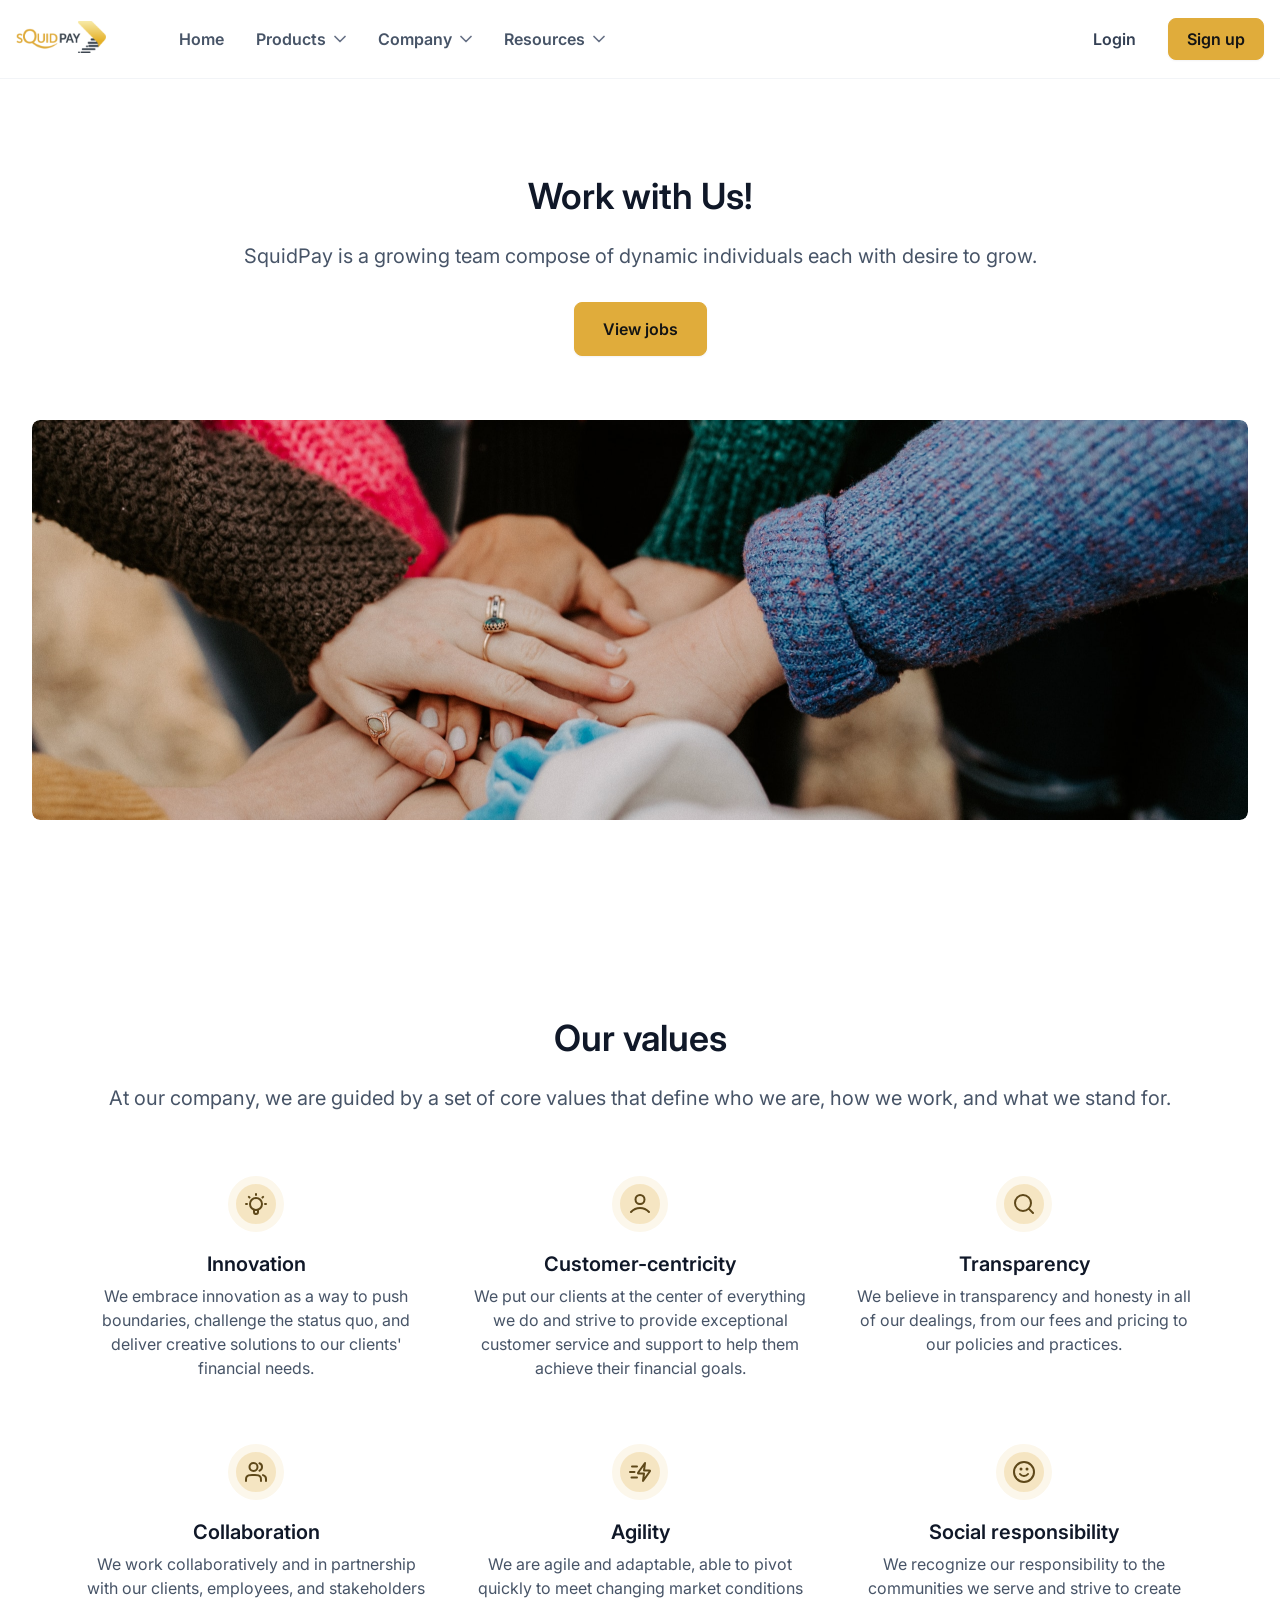
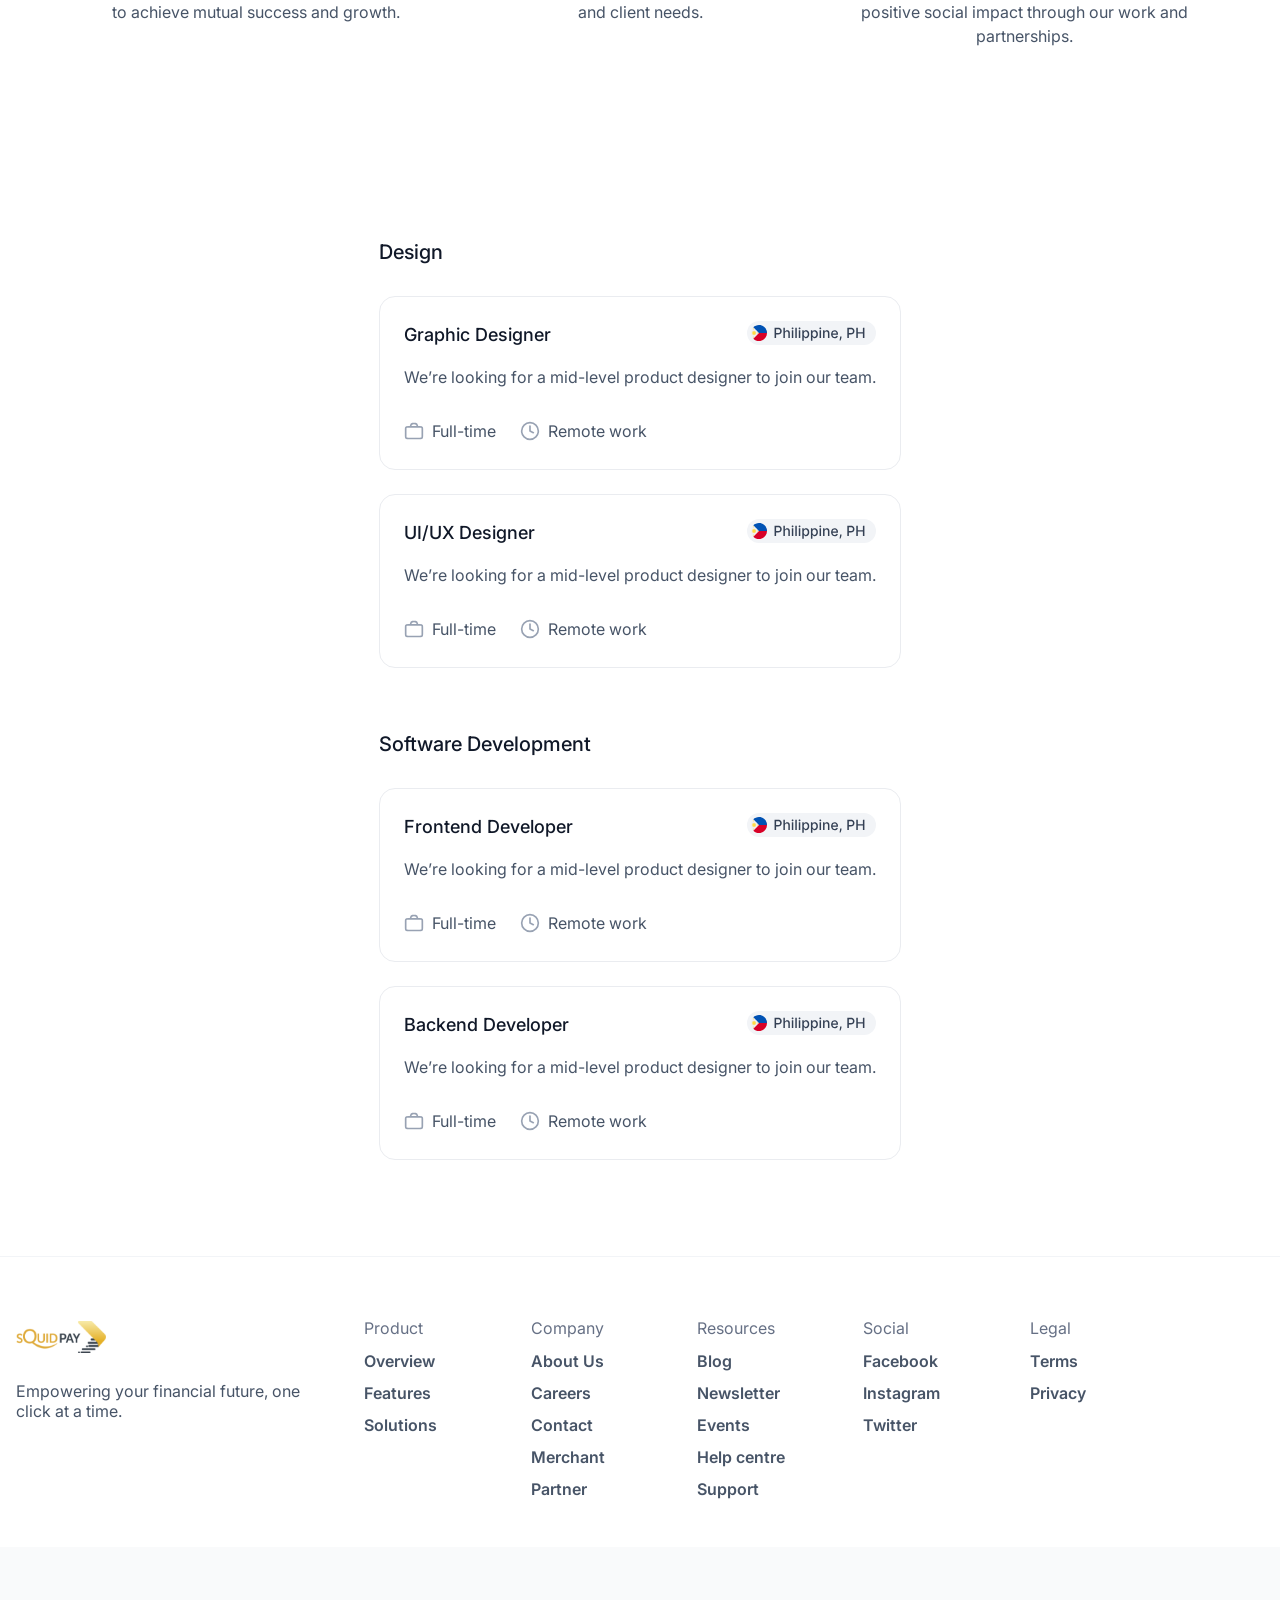
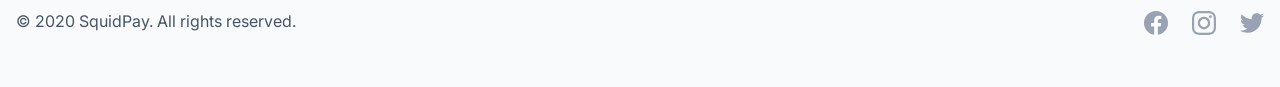
<file: HTML/Careers.html>
<!doctype html>
<html lang="en">
  <head>
    <meta charset="UTF-8" />
    <meta name="viewport" content="width=device-width, initial-scale=1.0" />
    <title>Careers</title>
    
    <link rel="icon" type="image/svg+xml" href="/Favicon.svg">

    <!-- ========== FONTS ========== -->
    <link rel="preconnect" href="https://fonts.googleapis.com" />
    <link rel="preconnect" href="https://fonts.gstatic.com" crossorigin />
    <link
      href="https://fonts.googleapis.com/css2?family=Inter:wght@400;500;600;700&display=swap"
      rel="stylesheet"
    />

    <!-- ========== CSS ========== -->
    <link rel="stylesheet" href="../CSS/Careers.css" />
  </head>

  <body>
    <!-- ========== HEADER ========== -->
    <header class="header" id="header">
      <nav class="nav">
        <div class="nav-container containers">
          <a href="#logo" class="sp-logo">
            <img src="../Img/White Bg Logo 2.svg" alt="" class="logo-img" />
          </a>

          <div class="nav-hamburger" id="nav-toggle">
            <a href="#nav__show" class="nav-show toggle" id="nav-show">
              <img src="../Img/Icon.svg" alt="" />
            </a>

            <a href="#nav__close" class="nav-close toggle" id="nav-close">
              <img src="../Img/Icon-1.svg" alt="" />
            </a>
          </div>

          <div class="nav-menu" id="show-menu">
            <ul class="nav-list">
              <li class="nav-items">
                <a href="/index.html" class="nav-links"> Home </a>
              </li>

              <li class="nav-items">
                <a href="#Products" class="nav-links">
                  Products
                  <img src="../Img/Icon-2.svg" alt="" />
                </a>

                <ul class="sub-list">
                  <li class="sub-items">
                    <a href="#Overview" class="sub-links"> Overview </a>
                  </li>
                  <li class="sub-items">
                    <a href="#Features" class="sub-links"> Features </a>
                  </li>
                  <li class="sub-items">
                    <a href="#Solutions" class="sub-links"> Solutions </a>
                  </li>
                </ul>
              </li>

              <li class="nav-items">
                <a href="#Company" class="nav-links">
                  Company
                  <img src="../Img/Icon-2.svg" alt="" />
                </a>

                <ul class="sub-list" id="nav-dropdown">
                  <li class="sub-items">
                    <a href="./AboutUs.html" class="sub-links"> About Us </a>
                  </li>
                  <li class="sub-items">
                    <a href="./Careers.html" class="sub-links"> Careers </a>
                  </li>
                  <li class="sub-items">
                    <a href="#Contact" class="sub-links"> Contact </a>
                  </li>
                  <li class="sub-items">
                    <a href="./Merchant.html" class="sub-links"> Merchant </a>
                  </li>
                  <li class="sub-items">
                    <a href="./Partner.html" class="sub-links"> Partner </a>
                  </li>
                </ul>
              </li>

              <li class="nav-items">
                <a href="#Resources" class="nav-links">
                  Resources
                  <img src="../Img/Icon-2.svg" alt="" />
                </a>

                <ul class="sub-list">
                  <li class="sub-items">
                    <a href="./Blog.html" class="sub-links"> Blog </a>
                  </li>
                  <li class="sub-items">
                    <a href="#Newsletter" class="sub-links"> Newsletter </a>
                  </li>
                  <li class="sub-items">
                    <a href="#Events" class="sub-links"> Events </a>
                  </li>
                  <li class="sub-items">
                    <a href="#Help centre" class="sub-links"> Help centre </a>
                  </li>
                  <li class="sub-items">
                    <a href="#Support" class="sub-links"> Support </a>
                  </li>
                </ul>
              </li>
            </ul>

            <ul class="nav-list">
              <li class="nav-items">
                <a href="#Login" class="nav-links login-link">Login</a>
              </li>
              <li class="nav-items">
                <a href="#Signup" class="nav-links signup-link">Sign up</a>
              </li>
            </ul>
          </div>
        </div>
      </nav>
    </header>

    <!-- ========== MAIN ========== -->
    <main class="main">
      <!-- ========== Hero ========== -->
      <section class="sections hidden-section">
        <div class="home-container containers">
          <div class="contents texts-and-btn">
            <div class="texts">
              <h3 class="display-sm display-md">Work with Us!</h3>
              <p class="text-lg text-xl">
                SquidPay is a growing team compose of dynamic individuals each
                with desire to grow.
              </p>
            </div>

            <a href="#ViewJobs" class="btn-2xl">View jobs</a>
          </div>

          <div class="contents">
            <img src="../Img/Image (2).svg" alt="" class="hero-img" />
          </div>
        </div>
      </section>

      <!-- ========== Features ========== -->
      <section class="sections hidden-section">
        <div class="features-container containers">
          <div class="contents">
            <div class="texts">
              <h3 class="display-sm display-md">Our values</h3>
              <p class="text-lg text-xl">
                At our company, we are guided by a set of core values that
                define who we are, how we work, and what we stand for.
              </p>
            </div>
          </div>

          <div class="cards-container contents row">
            <div class="cards">
              <img src="../Img/Featured icon (3).svg" alt="" />
              <div class="card-texts">
                <p class="text-xl">Innovation</p>
                <p class="text-md">
                  We embrace innovation as a way to push boundaries, challenge
                  the status quo, and deliver creative solutions to our clients'
                  financial needs.
                </p>
              </div>
            </div>

            <div class="cards">
              <img src="../Img/Featured icon-1.svg" alt="" />
              <div class="card-texts">
                <p class="text-xl">Customer-centricity</p>
                <p class="text-md">
                  We put our clients at the center of everything we do and
                  strive to provide exceptional customer service and support to
                  help them achieve their financial goals.
                </p>
              </div>
            </div>

            <div class="cards">
              <img src="../Img/Featured icon-2.svg" alt="" />
              <div class="card-texts">
                <p class="text-xl">Transparency</p>
                <p class="text-md">
                  We believe in transparency and honesty in all of our dealings,
                  from our fees and pricing to our policies and practices.
                </p>
              </div>
            </div>

            <div class="cards">
              <img src="../Img/Featured icon-3.svg" alt="" />
              <div class="card-texts">
                <p class="text-xl">Collaboration</p>
                <p class="text-md">
                  We work collaboratively and in partnership with our clients,
                  employees, and stakeholders to achieve mutual success and
                  growth.
                </p>
              </div>
            </div>

            <div class="cards">
              <img src="../Img/Featured icon-4.svg" alt="" />
              <div class="card-texts">
                <p class="text-xl">Agility</p>
                <p class="text-md">
                  We are agile and adaptable, able to pivot quickly to meet
                  changing market conditions and client needs.
                </p>
              </div>
            </div>

            <div class="cards">
              <img src="../Img/Featured icon-5.svg" alt="" />
              <div class="card-texts">
                <p class="text-xl">Social responsibility</p>
                <p class="text-md">
                  We recognize our responsibility to the communities we serve
                  and strive to create positive social impact through our work
                  and partnerships.
                </p>
              </div>
            </div>
          </div>
        </div>
      </section>

      <!-- ========== Jobs ========== -->
      <section class="sections hidden-section" id="ViewJobs">
        <div class="job-container containers">
          <div class="job-contents">
            <p class="text-xl">Design</p>

            <ul class="job-list">
              <li class="job-items">
                <div class="job-post">
                  <a href="#" class="job-links">
                    <p class="text-lg">Graphic Designer</p>

                    <div>
                      <img src="../Img/Badge.svg" alt="" />
                    </div>
                  </a>

                  <p class="text-md">
                    We’re looking for a mid-level product designer to join our
                    team.
                  </p>
                </div>

                <div class="options">
                  <a href="#" class="job-option-links">
                    <img src="../Img/briefcase-01.svg" alt="" />

                    <p class="text-md">Full-time</p>
                  </a>

                  <a href="#" class="job-option-links">
                    <img src="../Img/clock.svg" alt="" />

                    <p class="text-md">Remote work</p>
                  </a>
                </div>
              </li>

              <li class="job-items">
                <div class="job-post">
                  <a href="#" class="job-links">
                    <p class="text-lg">UI/UX Designer</p>

                    <div>
                      <img src="../Img/Badge.svg" alt="" />
                    </div>
                  </a>

                  <p class="text-md">
                    We’re looking for a mid-level product designer to join our
                    team.
                  </p>
                </div>

                <div class="options">
                  <a href="#" class="job-option-links">
                    <img src="../Img/briefcase-01.svg" alt="" />

                    <p class="text-md">Full-time</p>
                  </a>

                  <a href="#" class="job-option-links">
                    <img src="../Img/clock.svg" alt="" />

                    <p class="text-md">Remote work</p>
                  </a>
                </div>
              </li>
            </ul>
          </div>

          <div class="job-contents">
            <p class="text-xl">Software Development</p>

            <ul class="job-list">
              <li class="job-items">
                <div class="job-post">
                  <a href="Careers-details.html" class="job-links">
                    <p class="text-lg">Frontend Developer</p>

                    <div>
                      <img src="../Img/Badge.svg" alt="" />
                    </div>
                  </a>

                  <p class="text-md">
                    We’re looking for a mid-level product designer to join our
                    team.
                  </p>
                </div>

                <div class="options">
                  <a href="#" class="job-option-links">
                    <img src="../Img/briefcase-01.svg" alt="" />

                    <p class="text-md">Full-time</p>
                  </a>

                  <a href="#" class="job-option-links">
                    <img src="../Img/clock.svg" alt="" />

                    <p class="text-md">Remote work</p>
                  </a>
                </div>
              </li>

              <li class="job-items">
                <div class="job-post">
                  <a href="#" class="job-links">
                    <p class="text-lg">Backend Developer</p>

                    <div>
                      <img src="../Img/Badge.svg" alt="" />
                    </div>
                  </a>

                  <p class="text-md">
                    We’re looking for a mid-level product designer to join our
                    team.
                  </p>
                </div>

                <div class="options">
                  <a href="#" class="job-option-links">
                    <img src="../Img/briefcase-01.svg" alt="" />

                    <p class="text-md">Full-time</p>
                  </a>

                  <a href="#" class="job-option-links">
                    <img src="../Img/clock.svg" alt="" />

                    <p class="text-md">Remote work</p>
                  </a>
                </div>
              </li>
            </ul>
          </div>
        </div>
      </section>
    </main>

    <!-- ========== FOOTER ========== -->
    <footer class="footer hidden-section">
      <section class="footer-section">
        <div class="footer-container containers">
          <div class="footer-contents">
            <div class="footer-discription">
              <div>
                <img src="../Img/White Bg Logo 2.svg" alt="" />
              </div>
              <p class="text-md">
                Empowering your financial future, one click at a time.
              </p>
            </div>
          </div>

          <div class="footer-contents footer-row">
            <div class="footer-columns">
              <p class="text-sm">Product</p>
              <ul class="footer-list">
                <li class="footer-items">
                  <a href="#Overview" class="footer-links">Overview</a>
                </li>
                <li class="footer-items">
                  <a href="#Features" class="footer-links">Features</a>
                </li>
                <li class="footer-items">
                  <a href="#Solutions" class="footer-links">Solutions</a>
                </li>
              </ul>
            </div>

            <div class="footer-columns">
              <p class="text-sm">Company</p>
              <ul class="footer-list">
                <li class="footer-items">
                  <a href="./AboutUs.html" class="footer-links">About Us</a>
                </li>
                <li class="footer-items">
                  <a href="./Careers.html" class="footer-links">Careers</a>
                </li>
                <li class="footer-items">
                  <a href="#Contact" class="footer-links">Contact</a>
                </li>
                <li class="footer-items">
                  <a href="./Merchant.html" class="footer-links">Merchant</a>
                </li>
                <li class="footer-items">
                  <a href="./Partner.html" class="footer-links">Partner</a>
                </li>
              </ul>
            </div>

            <div class="footer-columns">
              <p class="text-sm">Resources</p>
              <ul class="footer-list">
                <li class="footer-items">
                  <a href="./Blog.html" class="footer-links">Blog</a>
                </li>
                <li class="footer-items">
                  <a href="#Newsletter" class="footer-links">Newsletter</a>
                </li>
                <li class="footer-items">
                  <a href="#Events" class="footer-links">Events</a>
                </li>
                <li class="footer-items">
                  <a href="#Help centre" class="footer-links">Help centre</a>
                </li>
                <li class="footer-items">
                  <a href="#Support" class="footer-links">Support</a>
                </li>
              </ul>
            </div>

            <div class="footer-columns">
              <p class="text-sm">Social</p>
              <ul class="footer-list">
                <li class="footer-items">
                  <a href="#Facebook" class="footer-links">Facebook</a>
                </li>
                <li class="footer-items">
                  <a href="#Instagram" class="footer-links">Instagram</a>
                </li>
                <li class="footer-items">
                  <a href="#Twitter" class="footer-links">Twitter</a>
                </li>
              </ul>
            </div>

            <div class="footer-columns">
              <p class="text-sm">Legal</p>
              <ul class="footer-list">
                <li class="footer-items">
                  <a href="#Terms" class="footer-links">Terms</a>
                </li>
                <li class="footer-items">
                  <a href="#Privacy" class="footer-links">Privacy</a>
                </li>
              </ul>
            </div>
          </div>
        </div>
      </section>

      <section class="footer-section">
        <div class="footer-container containers">
          <div class="footers-row">
            <div class="footer-contents footers-icon">
              <a href="#Facebook" class="footer-lcons-link">
                <img src="../Img/Social icon.svg" alt="" />
              </a>
              <a href="#Instagram" class="footer-lcons-link">
                <img src="../Img/Social icon(1).svg" alt="" />
              </a>
              <a href="#Twitter" class="footer-lcons-link">
                <img src="../Img/Social icon(2).svg" alt="" />
              </a>
            </div>

            <div class="footer-contents">
              <p class="text-md">&copy; 2020 SquidPay. All rights reserved.</p>
            </div>
          </div>
        </div>
      </section>
    </footer>

    <script src="../JS/Home.js"></script>
  </body>
</html>
</file>
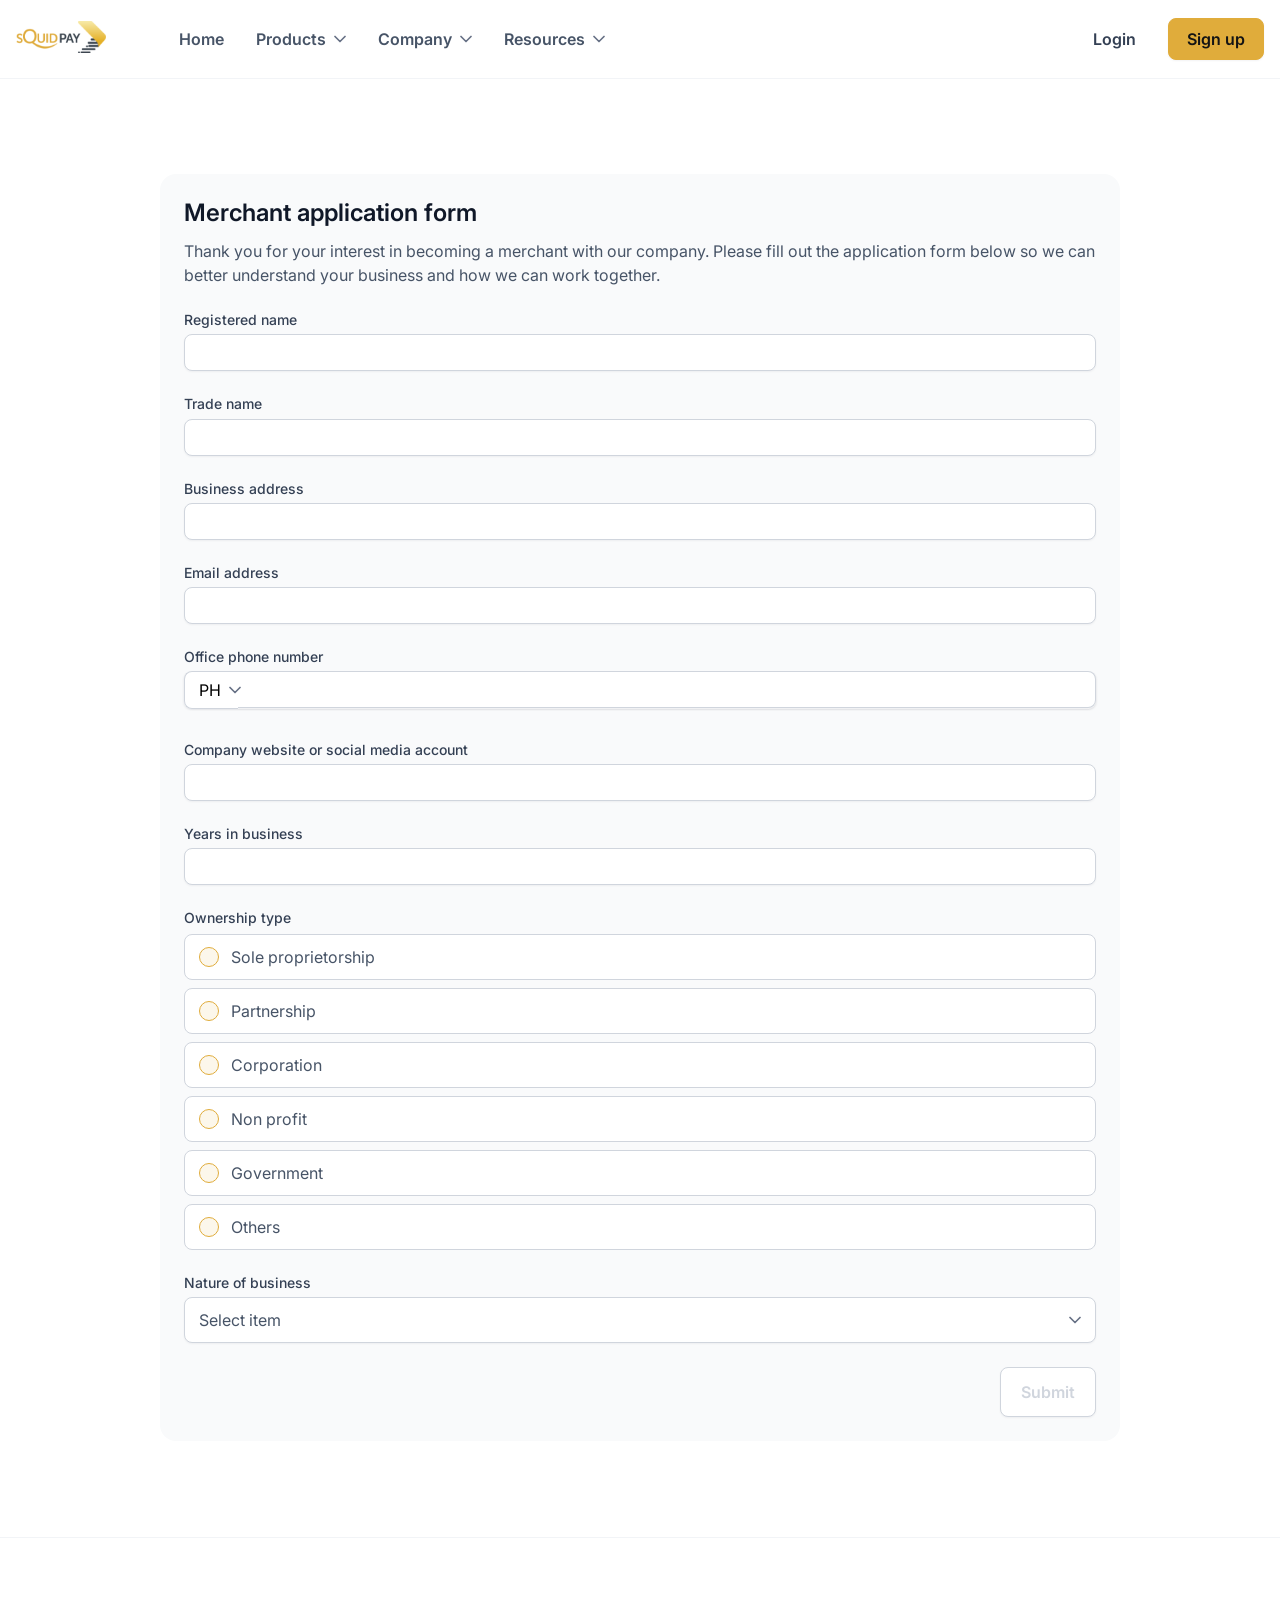
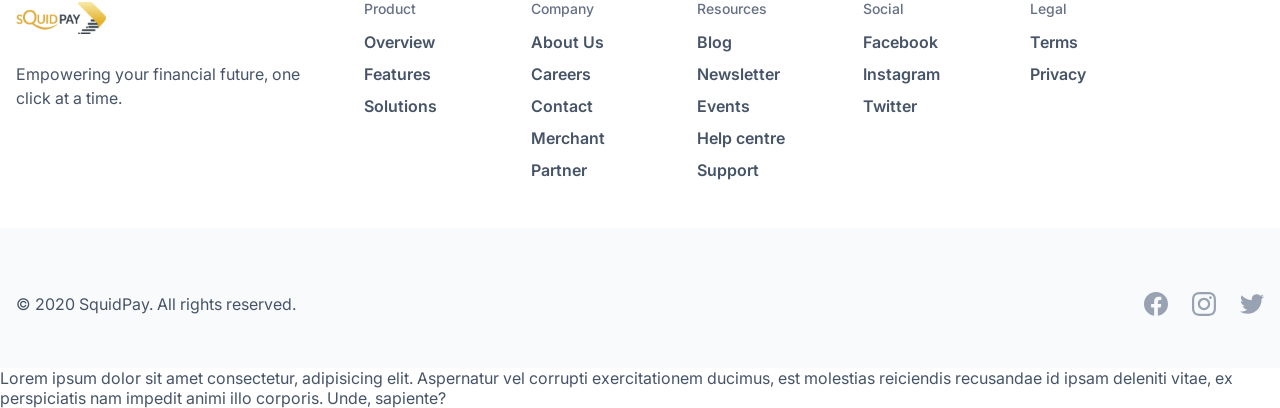
<file: HTML/Merchant-application.html>
<!doctype html>
<html lang="en">
  <head>
    <meta charset="UTF-8" />
    <meta name="viewport" content="width=device-width, initial-scale=1.0" />
    <title>Merchant</title>

    <link rel="icon" type="image/svg+xml" href="/Favicon.svg">

    <!-- ========== FONTS ========== -->
    <link rel="preconnect" href="https://fonts.googleapis.com" />
    <link rel="preconnect" href="https://fonts.gstatic.com" crossorigin />
    <link
      href="https://fonts.googleapis.com/css2?family=Inter:wght@400;500;600;700&display=swap"
      rel="stylesheet"
    />

    <!-- ========== CSS ========== -->
    <link rel="stylesheet" href="../CSS/Merchant-application.css" />
  </head>
  <body>
    <!-- ========== HEADER ========== -->
    <header class="header" id="header">
      <nav class="nav">
        <div class="nav-container containers">
          <a href="#logo" class="sp-logo">
            <img src="../Img/White Bg Logo 2.svg" alt="" class="logo-img" />
          </a>

          <div class="nav-hamburger" id="nav-toggle">
            <a href="#nav__show" class="nav-show toggle" id="nav-show">
              <img src="../Img/Icon.svg" alt="" />
            </a>

            <a href="#nav__close" class="nav-close toggle" id="nav-close">
              <img src="../Img/Icon-1.svg" alt="" />
            </a>
          </div>

          <div class="nav-menu" id="show-menu">
            <ul class="nav-list">
              <li class="nav-items">
                <a href="/index.html" class="nav-links"> Home </a>
              </li>

              <li class="nav-items">
                <a href="#Products" class="nav-links">
                  Products
                  <img src="../Img/Icon-2.svg" alt="" />
                </a>

                <ul class="sub-list">
                  <li class="sub-items">
                    <a href="#Overview" class="sub-links"> Overview </a>
                  </li>
                  <li class="sub-items">
                    <a href="#Features" class="sub-links"> Features </a>
                  </li>
                  <li class="sub-items">
                    <a href="#Solutions" class="sub-links"> Solutions </a>
                  </li>
                </ul>
              </li>

              <li class="nav-items">
                <a href="#Company" class="nav-links">
                  Company
                  <img src="../Img/Icon-2.svg" alt="" />
                </a>

                <ul class="sub-list" id="nav-dropdown">
                  <li class="sub-items">
                    <a href="./AboutUs.html" class="sub-links"> About Us </a>
                  </li>
                  <li class="sub-items">
                    <a href="./Careers.html" class="sub-links"> Careers </a>
                  </li>
                  <li class="sub-items">
                    <a href="#Contact" class="sub-links"> Contact </a>
                  </li>
                  <li class="sub-items">
                    <a href="./Merchant.html" class="sub-links"> Merchant </a>
                  </li>
                  <li class="sub-items">
                    <a href="./Partner.html" class="sub-links"> Partner </a>
                  </li>
                </ul>
              </li>

              <li class="nav-items">
                <a href="#Resources" class="nav-links">
                  Resources
                  <img src="../Img/Icon-2.svg" alt="" />
                </a>

                <ul class="sub-list">
                  <li class="sub-items">
                    <a href="./Blog.html" class="sub-links"> Blog </a>
                  </li>
                  <li class="sub-items">
                    <a href="#Newsletter" class="sub-links"> Newsletter </a>
                  </li>
                  <li class="sub-items">
                    <a href="#Events" class="sub-links"> Events </a>
                  </li>
                  <li class="sub-items">
                    <a href="#Help centre" class="sub-links"> Help centre </a>
                  </li>
                  <li class="sub-items">
                    <a href="#Support" class="sub-links"> Support </a>
                  </li>
                </ul>
              </li>
            </ul>

            <ul class="nav-list">
              <li class="nav-items">
                <a href="#Login" class="nav-links login-link">Login</a>
              </li>
              <li class="nav-items">
                <a href="#Signup" class="nav-links signup-link">Sign up</a>
              </li>
            </ul>
          </div>
        </div>
      </nav>
    </header>

    <main class="main">
      <section class="sections show-hidden">
        <div class="containers">
          <div class="form-container">
            <div class="form-content">
              <div class="texts">
                <h6 class="display-xs">Merchant application form</h6>
                <p class="text-md">
                  Thank you for your interest in becoming a merchant with our
                  company. Please fill out the application form below so we can
                  better understand your business and how we can work together.
                </p>
              </div>

              <form action="#" class="form" id="form">
                <!-- Input Text field -->
                <div class="input-container">
                  <label for="RN" class="text-sm"> Registered name </label>
                  <input type="text" name="RN" class="inputText" />
                </div>

                <div class="input-container">
                  <label for="TN" class="text-sm"> Trade name </label>
                  <input type="text" name="TN" class="inputText" />
                </div>

                <div class="input-container">
                  <label for="BA" class="text-sm"> Business address </label>
                  <input type="text" name="BA" class="inputText" />
                </div>

                <div class="input-container">
                  <label for="EA" class="text-sm"> Email address </label>
                  <input type="email" name="EA" class="inputText email" />
                </div>

                <!-- <div class="input-container">
                                <label for="OPN" class="text-sm">
                                    Office phone number
                                </label>
                                <input type="number" name="OPN" class="inputText">
                            </div> -->

                <div class="input-container">
                  <label for="" class="text-sm">Office phone number</label>

                  <div class="selection-and-input-container">
                    <div class="selection-box-container">
                      <div class="selection-box-content" id="selectionBox">
                        <span id="selected-option">PH</span>
                        <img src="../Img/Icon-2.svg" alt="" />
                      </div>
                    </div>

                    <input
                      type="number"
                      class="input-bar inputText"
                      id="inputBar"
                      oninput="validity.valid || (value = '')"
                    />
                  </div>

                  <div class="selection-dropdown-box" id="selectionDropdown">
                    <div class="selection-items" id="PH" data-value="PH">
                      PH
                    </div>
                    <div class="selection-items" id="US" data-value="US">
                      US
                    </div>
                  </div>
                </div>

                <div class="input-container">
                  <label for="CWOSMA" class="text-sm">
                    Company website or social media account
                  </label>
                  <input type="text" name="CWOSMA" class="inputText" />
                </div>

                <div class="input-container">
                  <label for="YIB" class="text-sm"> Years in business </label>
                  <input type="text" name="YIB" class="inputText" />
                </div>

                <!-- Input Radio field -->
                <div class="radio-field">
                  <label for="OT" class="text-sm"> Ownership type </label>

                  <div class="radio-box" tabindex="0">
                    <input
                      type="radio"
                      name="rs"
                      id="radio1"
                      class="inputRadio"
                    />
                    <div class="circle">
                      <div class="dot"></div>
                    </div>
                    <p class="text-md">Sole proprietorship</p>
                  </div>

                  <div class="radio-box" tabindex="0">
                    <input
                      type="radio"
                      name="rs"
                      id="radio2"
                      class="inputRadio"
                    />
                    <div class="circle">
                      <div class="dot"></div>
                    </div>
                    <p class="text-md">Partnership</p>
                  </div>

                  <div class="radio-box" tabindex="0">
                    <input
                      type="radio"
                      name="rs"
                      id="radio3"
                      class="inputRadio"
                    />
                    <div class="circle">
                      <div class="dot"></div>
                    </div>
                    <p class="text-md">Corporation</p>
                  </div>

                  <div class="radio-box" tabindex="0">
                    <input
                      type="radio"
                      name="rs"
                      id="radio4"
                      class="inputRadio"
                    />
                    <div class="circle">
                      <div class="dot"></div>
                    </div>
                    <p class="text-md">Non profit</p>
                  </div>

                  <div class="radio-box" tabindex="0">
                    <input
                      type="radio"
                      name="rs"
                      id="radio5"
                      class="inputRadio"
                    />
                    <div class="circle">
                      <div class="dot"></div>
                    </div>
                    <p class="text-md">Government</p>
                  </div>

                  <div class="radio-box" tabindex="0">
                    <input
                      type="radio"
                      name="rs"
                      id="radio6"
                      class="inputRadio"
                    />
                    <div class="circle">
                      <div class="dot"></div>
                    </div>
                    <p class="text-md">Others</p>
                  </div>
                </div>

                <!-- Selection field -->
                <div class="input-container selection-field">
                  <label for="" class="text-sm">Nature of business</label>
                  <div
                    class="selection-container"
                    id="selectionContainer"
                    tabindex="0"
                  >
                    <div class="selection-box">
                      <span class="text-md" id="selectedLi">Select item</span>
                      <img
                        src="../Img/Icon-2.svg"
                        alt=""
                        class="selection-arrow"
                      />
                    </div>
                  </div>
                  <ul class="selection-list" id="selectionList">
                    <li class="options">Retail store</li>
                    <li class="options">None</li>
                    <!-- <li class="options">2</li>
                                    <li class="options">3</li>
                                    <li class="options">None</li> -->
                  </ul>
                </div>

                <button id="submitBtn" class="default-submitBtn">
                  <p class="text-md">Submit</p>
                </button>
              </form>
            </div>
          </div>
        </div>
      </section>
    </main>

    <!-- ========== FOOTER ========== -->
    <footer class="footer show-hidden">
      <section class="footer-section">
        <div class="footer-container containers">
          <div class="footer-discription">
            <div>
              <img src="../Img/White Bg Logo 2.svg" alt="" />
            </div>
            <p class="text-md">
              Empowering your financial future, one click at a time.
            </p>
          </div>

          <div class="footer-row">
            <div class="footer-columns">
              <p class="text-sm">Product</p>
              <ul class="footer-list">
                <li class="footer-items">
                  <a href="#Overview" class="footer-links">Overview</a>
                </li>
                <li class="footer-items">
                  <a href="#Features" class="footer-links">Features</a>
                </li>
                <li class="footer-items">
                  <a href="#Solutions" class="footer-links">Solutions</a>
                </li>
              </ul>
            </div>

            <div class="footer-columns">
              <p class="text-sm">Company</p>
              <ul class="footer-list">
                <li class="footer-items">
                  <a href="./AboutUs.html" class="footer-links">About Us</a>
                </li>
                <li class="footer-items">
                  <a href="./Careers.html" class="footer-links">Careers</a>
                </li>
                <li class="footer-items">
                  <a href="#Contact" class="footer-links">Contact</a>
                </li>
                <li class="footer-items">
                  <a href="./Merchant.html" class="footer-links">Merchant</a>
                </li>
                <li class="footer-items">
                  <a href="./Partner.html" class="footer-links">Partner</a>
                </li>
              </ul>
            </div>

            <div class="footer-columns">
              <p class="text-sm">Resources</p>
              <ul class="footer-list">
                <li class="footer-items">
                  <a href="./Blog.html" class="footer-links">Blog</a>
                </li>
                <li class="footer-items">
                  <a href="#Newsletter" class="footer-links">Newsletter</a>
                </li>
                <li class="footer-items">
                  <a href="#Events" class="footer-links">Events</a>
                </li>
                <li class="footer-items">
                  <a href="#Help centre" class="footer-links">Help centre</a>
                </li>
                <li class="footer-items">
                  <a href="#Support" class="footer-links">Support</a>
                </li>
              </ul>
            </div>

            <div class="footer-columns">
              <p class="text-sm">Social</p>
              <ul class="footer-list">
                <li class="footer-items">
                  <a href="#Facebook" class="footer-links">Facebook</a>
                </li>
                <li class="footer-items">
                  <a href="#Instagram" class="footer-links">Instagram</a>
                </li>
                <li class="footer-items">
                  <a href="#Twitter" class="footer-links">Twitter</a>
                </li>
              </ul>
            </div>

            <div class="footer-columns">
              <p class="text-sm">Legal</p>
              <ul class="footer-list">
                <li class="footer-items">
                  <a href="#Terms" class="footer-links">Terms</a>
                </li>
                <li class="footer-items">
                  <a href="#Privacy" class="footer-links">Privacy</a>
                </li>
              </ul>
            </div>
          </div>
        </div>
      </section>

      <section class="footer-section">
        <div class="footer-container containers">
          <div class="footers-row">
            <div class="footers-icon">
              <a href="#Facebook" class="footer-lcons-link">
                <img src="../Img/Social icon.svg" alt="" />
              </a>
              <a href="#Instagram" class="footer-lcons-link">
                <img src="../Img/Social icon(1).svg" alt="" />
              </a>
              <a href="#Twitter" class="footer-lcons-link">
                <img src="../Img/Social icon(2).svg" alt="" />
              </a>
            </div>

            <p class="text-md">&copy; 2020 SquidPay. All rights reserved.</p>
          </div>
        </div>
      </section>
    </footer>

    <p>
      Lorem ipsum dolor sit amet consectetur, adipisicing elit. Aspernatur vel
      corrupti exercitationem ducimus, est molestias reiciendis recusandae id
      ipsam deleniti vitae, ex perspiciatis nam impedit animi illo corporis.
      Unde, sapiente?
    </p>

    <script src="../JS/Home.js"></script>
    <script src="../JS/Merchant-application.js"></script>
  </body>
</html>
</file>
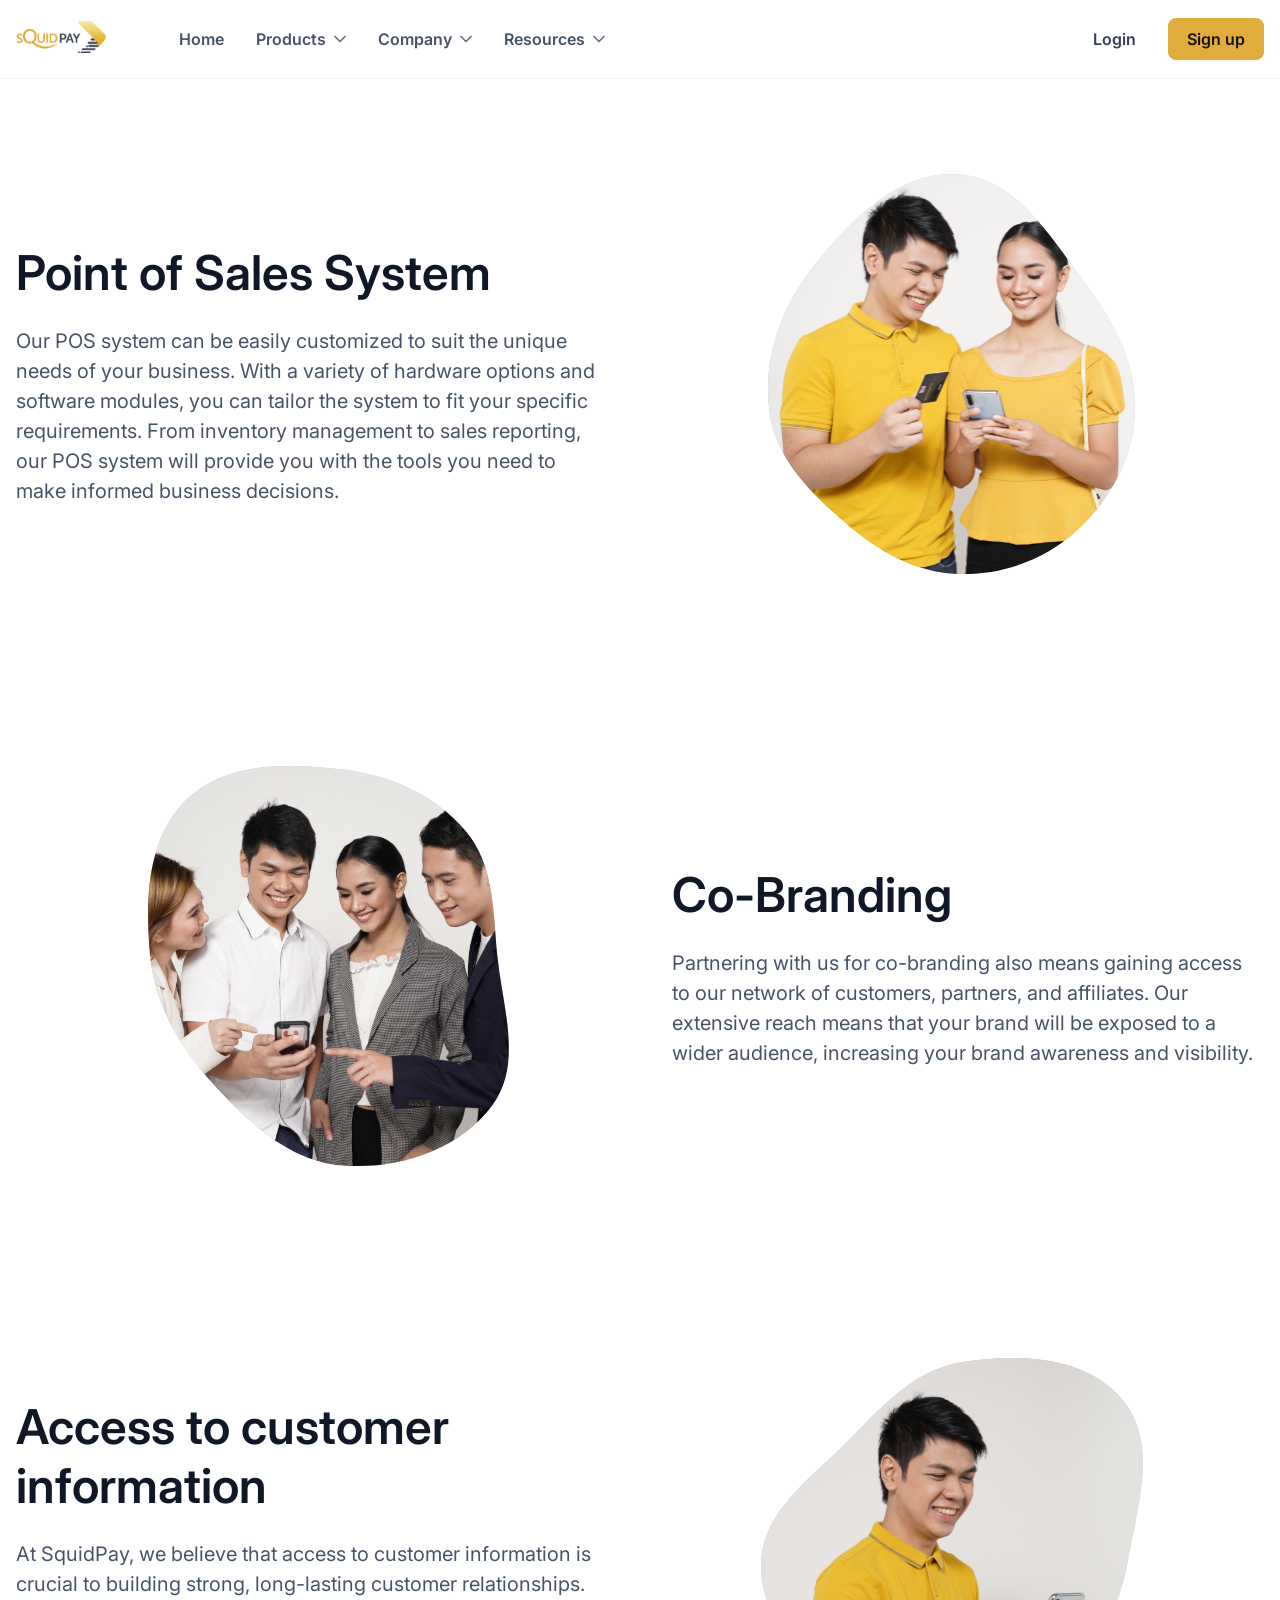
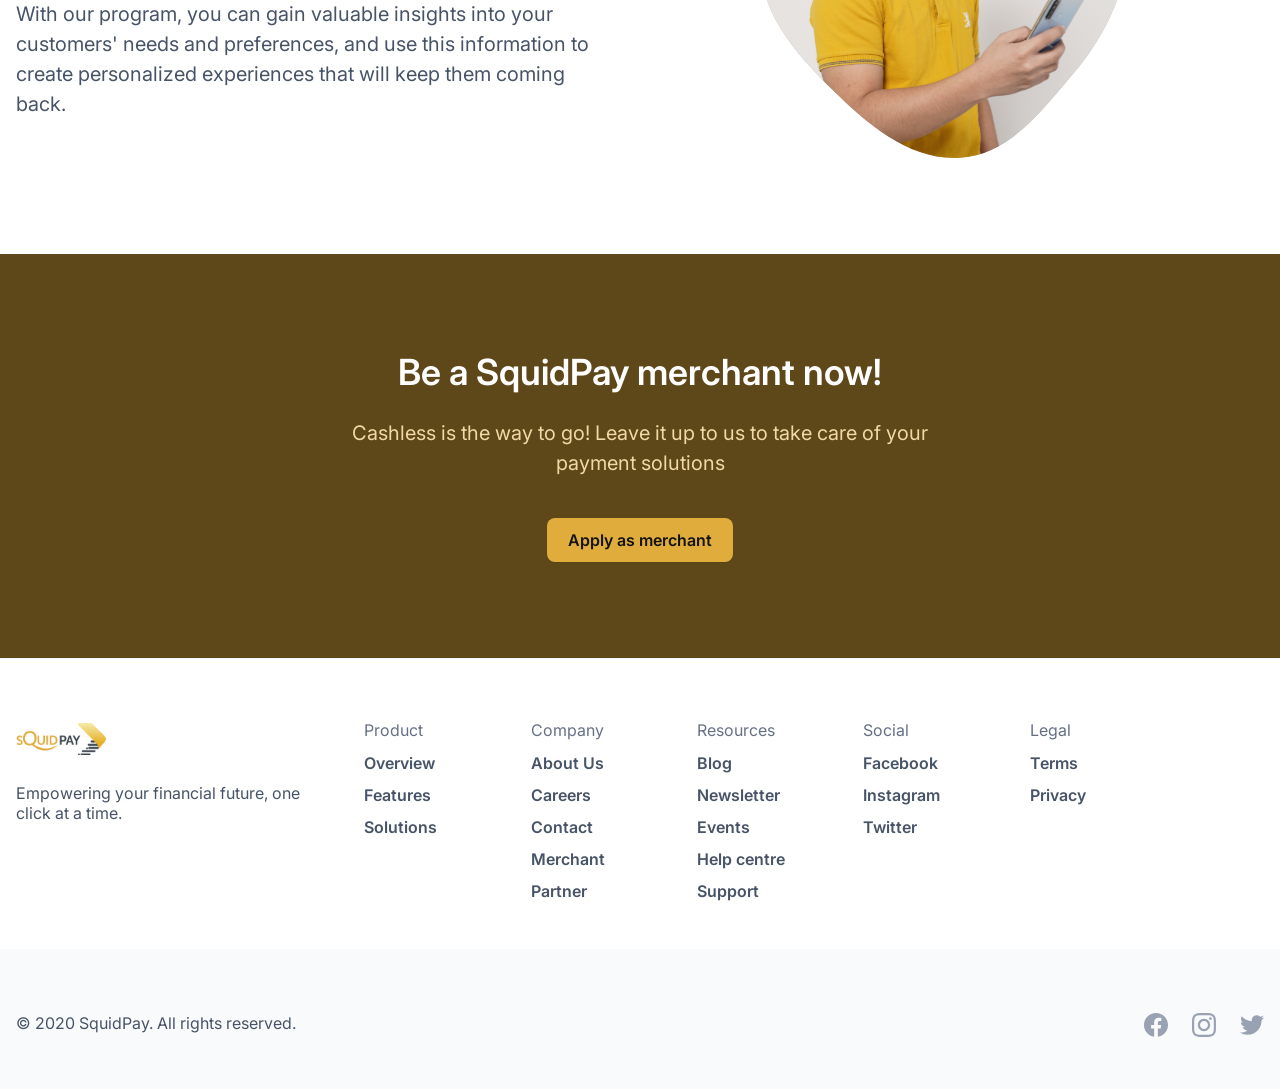
<file: HTML/Merchant.html>
<!doctype html>
<html lang="en">
  <head>
    <meta charset="UTF-8" />
    <meta name="viewport" content="width=device-width, initial-scale=1.0" />
    <title>Merchant</title>

    <link rel="icon" type="image/svg+xml" href="/Favicon.svg">

    <!-- ========== FONTS ========== -->
    <link rel="preconnect" href="https://fonts.googleapis.com" />
    <link rel="preconnect" href="https://fonts.gstatic.com" crossorigin />
    <link
      href="https://fonts.googleapis.com/css2?family=Inter:wght@400;500;600;700&display=swap"
      rel="stylesheet"
    />

    <!-- ========== CSS ========== -->
    <link rel="stylesheet" href="../CSS/Merchant.css" />
  </head>
  <body>
    <!-- ========== HEADER ========== -->
    <header class="header" id="header">
      <nav class="nav">
        <div class="nav-container containers">
          <a href="#logo" class="sp-logo">
            <img src="../Img/White Bg Logo 2.svg" alt="" class="logo-img" />
          </a>

          <div class="nav-hamburger" id="nav-toggle">
            <a href="#nav__show" class="nav-show toggle" id="nav-show">
              <img src="../Img/Icon.svg" alt="" />
            </a>

            <a href="#nav__close" class="nav-close toggle" id="nav-close">
              <img src="../Img/Icon-1.svg" alt="" />
            </a>
          </div>

          <div class="nav-menu" id="show-menu">
            <ul class="nav-list">
              <li class="nav-items">
                <a href="/index.html" class="nav-links"> Home </a>
              </li>

              <li class="nav-items">
                <a href="#Products" class="nav-links">
                  Products
                  <img src="../Img/Icon-2.svg" alt="" />
                </a>

                <ul class="sub-list">
                  <li class="sub-items">
                    <a href="#Overview" class="sub-links"> Overview </a>
                  </li>
                  <li class="sub-items">
                    <a href="#Features" class="sub-links"> Features </a>
                  </li>
                  <li class="sub-items">
                    <a href="#Solutions" class="sub-links"> Solutions </a>
                  </li>
                </ul>
              </li>

              <li class="nav-items">
                <a href="#Company" class="nav-links">
                  Company
                  <img src="../Img/Icon-2.svg" alt="" />
                </a>

                <ul class="sub-list" id="nav-dropdown">
                  <li class="sub-items">
                    <a href="./AboutUs.html" class="sub-links"> About Us </a>
                  </li>
                  <li class="sub-items">
                    <a href="./Careers.html" class="sub-links"> Careers </a>
                  </li>
                  <li class="sub-items">
                    <a href="#Contact" class="sub-links"> Contact </a>
                  </li>
                  <li class="sub-items">
                    <a href="./Merchant.html" class="sub-links"> Merchant </a>
                  </li>
                  <li class="sub-items">
                    <a href="./Partner.html" class="sub-links"> Partner </a>
                  </li>
                </ul>
              </li>

              <li class="nav-items">
                <a href="#Resources" class="nav-links">
                  Resources
                  <img src="../Img/Icon-2.svg" alt="" />
                </a>

                <ul class="sub-list">
                  <li class="sub-items">
                    <a href="./Blog.html" class="sub-links"> Blog </a>
                  </li>
                  <li class="sub-items">
                    <a href="#Newsletter" class="sub-links"> Newsletter </a>
                  </li>
                  <li class="sub-items">
                    <a href="#Events" class="sub-links"> Events </a>
                  </li>
                  <li class="sub-items">
                    <a href="#Help centre" class="sub-links"> Help centre </a>
                  </li>
                  <li class="sub-items">
                    <a href="#Support" class="sub-links"> Support </a>
                  </li>
                </ul>
              </li>
            </ul>

            <ul class="nav-list">
              <li class="nav-items">
                <a href="#Login" class="nav-links login-link">Login</a>
              </li>
              <li class="nav-items">
                <a href="#Signup" class="nav-links signup-link">Sign up</a>
              </li>
            </ul>
          </div>
        </div>
      </nav>
    </header>

    <main class="main">
      <section class="sections hidden-section">
        <div class="hero-container containers">
          <div class="columns">
            <div class="details">
              <div class="texts">
                <h3 class="display-sm display-lg">Point of Sales System</h3>
                <p class="text-lg text-xl">
                  Our POS system can be easily customized to suit the unique
                  needs of your business. With a variety of hardware options and
                  software modules, you can tailor the system to fit your
                  specific requirements. From inventory management to sales
                  reporting, our POS system will provide you with the tools you
                  need to make informed business decisions.
                </p>
              </div>
            </div>
          </div>

          <div class="columns col-img">
            <img src="../Img/Vector.svg" alt="" />
          </div>
        </div>
      </section>

      <section class="sections hidden-section">
        <div class="hero-container containers rev-col">
          <div class="columns col-img">
            <img src="../Img/Vector-1.svg" alt="" />
          </div>

          <div class="columns">
            <div class="details">
              <div class="texts">
                <h3 class="display-sm display-lg">Co-Branding</h3>
                <p class="text-lg text-xl">
                  Partnering with us for co-branding also means gaining access
                  to our network of customers, partners, and affiliates. Our
                  extensive reach means that your brand will be exposed to a
                  wider audience, increasing your brand awareness and
                  visibility.
                </p>
              </div>
            </div>
          </div>
        </div>
      </section>

      <section class="sections hidden-section">
        <div class="hero-container containers">
          <div class="columns">
            <div class="details">
              <div class="texts">
                <h3 class="display-sm display-lg">
                  Access to customer information
                </h3>
                <p class="text-lg text-xl">
                  At SquidPay, we believe that access to customer information is
                  crucial to building strong, long-lasting customer
                  relationships. With our program, you can gain valuable
                  insights into your customers' needs and preferences, and use
                  this information to create personalized experiences that will
                  keep them coming back.
                </p>
              </div>
            </div>
          </div>

          <div class="columns col-img">
            <img src="../Img/Vector-2.svg" alt="" />
          </div>
        </div>
      </section>

      <section class="cta-section sections hidden-section">
        <div class="cta-container containers">
          <div class="texts">
            <h4 class="display-md">Be a SquidPay merchant now!</h4>
            <p class="text-xl">
              Cashless is the way to go! Leave it up to us to take care of your
              payment solutions
            </p>
          </div>

          <a href="./Careers.htmlMerchant-application.html" class="cta-btn-xl">
            <p class="text-md">Apply as merchant</p>
          </a>
        </div>
      </section>
    </main>

    <!-- ========== FOOTER ========== -->
    <footer class="footer hidden-section">
      <section class="footer-section">
        <div class="footer-container containers">
          <div class="footer-contents">
            <div class="footer-discription">
              <div>
                <img src="../Img/White Bg Logo 2.svg" alt="" />
              </div>
              <p class="text-md">
                Empowering your financial future, one click at a time.
              </p>
            </div>
          </div>

          <div class="footer-contents footer-row">
            <div class="footer-columns">
              <p class="text-sm">Product</p>
              <ul class="footer-list">
                <li class="footer-items">
                  <a href="#Overview" class="footer-links">Overview</a>
                </li>
                <li class="footer-items">
                  <a href="#Features" class="footer-links">Features</a>
                </li>
                <li class="footer-items">
                  <a href="#Solutions" class="footer-links">Solutions</a>
                </li>
              </ul>
            </div>

            <div class="footer-columns">
              <p class="text-sm">Company</p>
              <ul class="footer-list">
                <li class="footer-items">
                  <a href="./AboutUs.html" class="footer-links">About Us</a>
                </li>
                <li class="footer-items">
                  <a href="./Careers.html" class="footer-links">Careers</a>
                </li>
                <li class="footer-items">
                  <a href="#Contact" class="footer-links">Contact</a>
                </li>
                <li class="footer-items">
                  <a href="./Merchant.html" class="footer-links">Merchant</a>
                </li>
                <li class="footer-items">
                  <a href="./Partner.html" class="footer-links">Partner</a>
                </li>
              </ul>
            </div>

            <div class="footer-columns">
              <p class="text-sm">Resources</p>
              <ul class="footer-list">
                <li class="footer-items">
                  <a href="./Blog.html" class="footer-links">Blog</a>
                </li>
                <li class="footer-items">
                  <a href="#Newsletter" class="footer-links">Newsletter</a>
                </li>
                <li class="footer-items">
                  <a href="#Events" class="footer-links">Events</a>
                </li>
                <li class="footer-items">
                  <a href="#Help centre" class="footer-links">Help centre</a>
                </li>
                <li class="footer-items">
                  <a href="#Support" class="footer-links">Support</a>
                </li>
              </ul>
            </div>

            <div class="footer-columns">
              <p class="text-sm">Social</p>
              <ul class="footer-list">
                <li class="footer-items">
                  <a href="#Facebook" class="footer-links">Facebook</a>
                </li>
                <li class="footer-items">
                  <a href="#Instagram" class="footer-links">Instagram</a>
                </li>
                <li class="footer-items">
                  <a href="#Twitter" class="footer-links">Twitter</a>
                </li>
              </ul>
            </div>

            <div class="footer-columns">
              <p class="text-sm">Legal</p>
              <ul class="footer-list">
                <li class="footer-items">
                  <a href="#Terms" class="footer-links">Terms</a>
                </li>
                <li class="footer-items">
                  <a href="#Privacy" class="footer-links">Privacy</a>
                </li>
              </ul>
            </div>
          </div>
        </div>
      </section>

      <section class="footer-section">
        <div class="footer-container containers">
          <div class="footers-row">
            <div class="footer-contents footers-icon">
              <a href="#Facebook" class="footer-lcons-link">
                <img src="../Img/Social icon.svg" alt="" />
              </a>
              <a href="#Instagram" class="footer-lcons-link">
                <img src="../Img/Social icon(1).svg" alt="" />
              </a>
              <a href="#Twitter" class="footer-lcons-link">
                <img src="../Img/Social icon(2).svg" alt="" />
              </a>
            </div>

            <div class="footer-contents">
              <p class="text-md">&copy; 2020 SquidPay. All rights reserved.</p>
            </div>
          </div>
        </div>
      </section>
    </footer>

    <script src="../JS/Home.js"></script>
  </body>
</html>
</file>
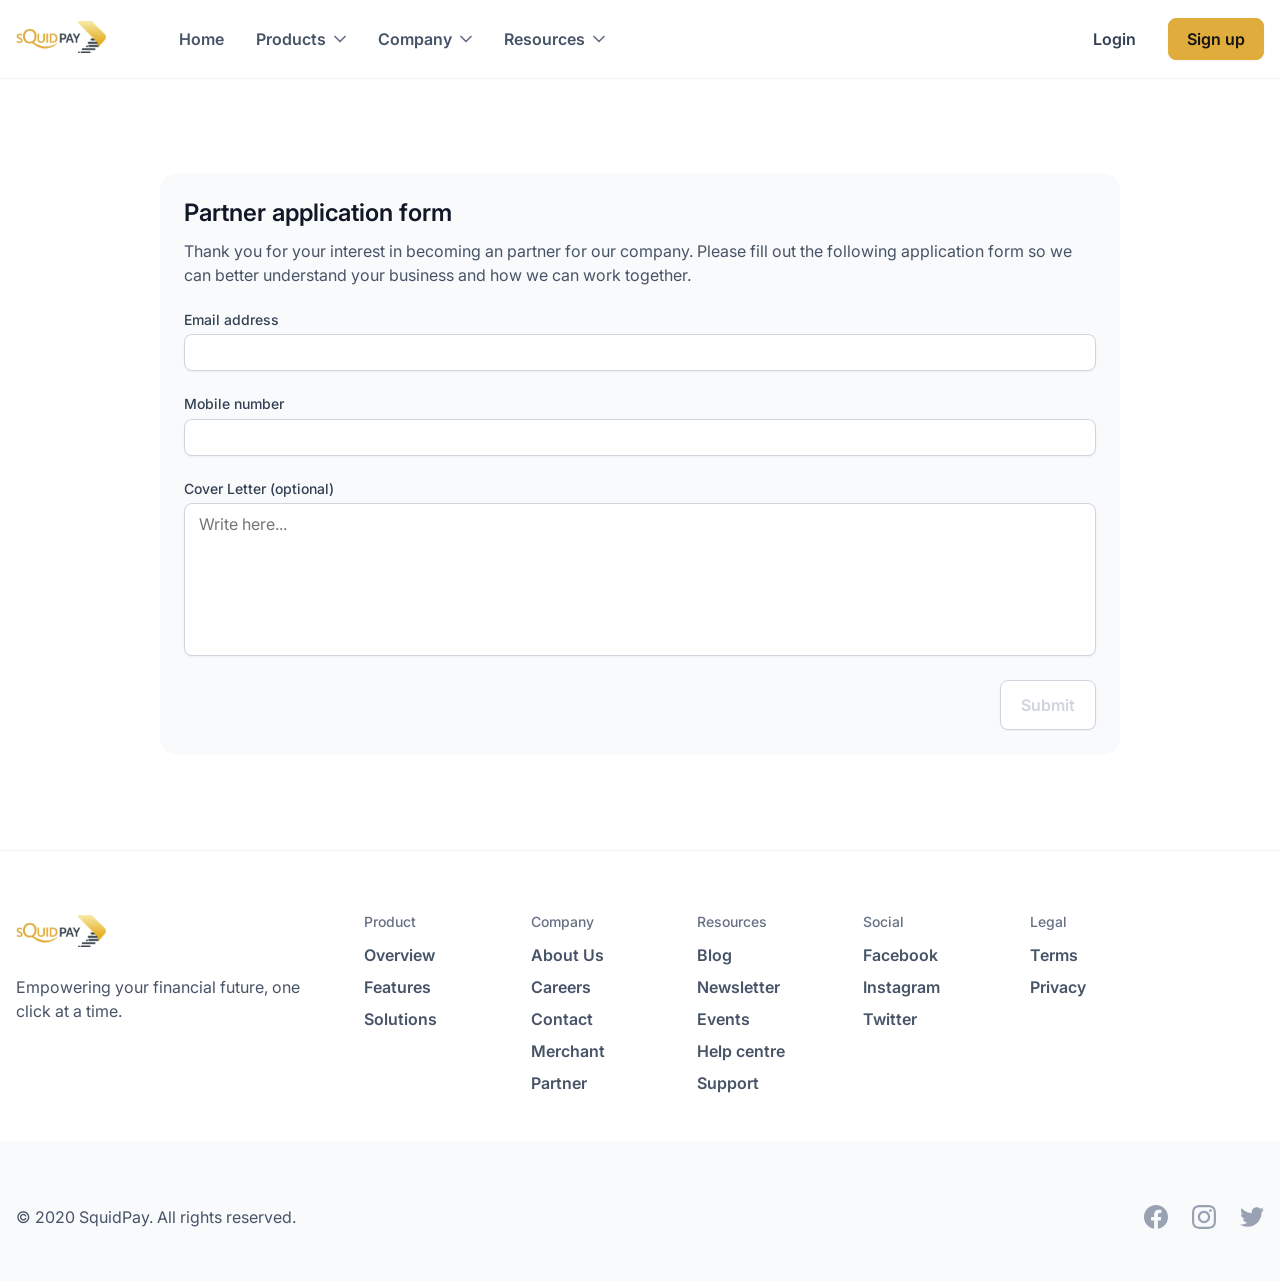
<file: HTML/Partner.html>
<!doctype html>
<html lang="en">
  <head>
    <meta charset="UTF-8" />
    <meta name="viewport" content="width=device-width, initial-scale=1.0" />
    <title>Partner</title>

    <link rel="icon" type="image/svg+xml" href="/Favicon.svg">

    <!-- ========== FONTS ========== -->
    <link rel="preconnect" href="https://fonts.googleapis.com" />
    <link rel="preconnect" href="https://fonts.gstatic.com" crossorigin />
    <link
      href="https://fonts.googleapis.com/css2?family=Inter:wght@400;500;600;700&display=swap"
      rel="stylesheet"
    />

    <!-- ========== CSS ========== -->
    <link rel="stylesheet" href="../CSS/Partner.css" />
  </head>
  <body>
    <div class="scroll-container">
      <!-- ========== HEADER ========== -->
      <header class="header" id="header">
        <nav class="nav">
          <div class="nav-container containers">
            <a href="#logo" class="sp-logo">
              <img src="../Img/White Bg Logo 2.svg" alt="" class="logo-img" />
            </a>

            <div class="nav-hamburger" id="nav-toggle">
              <a href="#nav__show" class="nav-show toggle" id="nav-show">
                <img src="../Img/Icon.svg" alt="" />
              </a>

              <a href="#nav__close" class="nav-close toggle" id="nav-close">
                <img src="../Img/Icon-1.svg" alt="" />
              </a>
            </div>

            <div class="nav-menu" id="show-menu">
              <ul class="nav-list">
                <li class="nav-items">
                  <a href="/index.html" class="nav-links"> Home </a>
                </li>

                <li class="nav-items">
                  <a href="#Products" class="nav-links">
                    Products
                    <img src="../Img/Icon-2.svg" alt="" />
                  </a>

                  <ul class="sub-list">
                    <li class="sub-items">
                      <a href="#Overview" class="sub-links"> Overview </a>
                    </li>
                    <li class="sub-items">
                      <a href="#Features" class="sub-links"> Features </a>
                    </li>
                    <li class="sub-items">
                      <a href="#Solutions" class="sub-links"> Solutions </a>
                    </li>
                  </ul>
                </li>

                <li class="nav-items">
                  <a href="#Company" class="nav-links">
                    Company
                    <img src="../Img/Icon-2.svg" alt="" />
                  </a>

                  <ul class="sub-list" id="nav-dropdown">
                    <li class="sub-items">
                      <a href="./AboutUs.html" class="sub-links"> About Us </a>
                    </li>
                    <li class="sub-items">
                      <a href="./Careers.html" class="sub-links"> Careers </a>
                    </li>
                    <li class="sub-items">
                      <a href="#Contact" class="sub-links"> Contact </a>
                    </li>
                    <li class="sub-items">
                      <a href="./Merchant.html" class="sub-links"> Merchant </a>
                    </li>
                    <li class="sub-items">
                      <a href="./Partner.html" class="sub-links"> Partner </a>
                    </li>
                  </ul>
                </li>

                <li class="nav-items">
                  <a href="#Resources" class="nav-links">
                    Resources
                    <img src="../Img/Icon-2.svg" alt="" />
                  </a>

                  <ul class="sub-list">
                    <li class="sub-items">
                      <a href="./Blog.html" class="sub-links"> Blog </a>
                    </li>
                    <li class="sub-items">
                      <a href="#Newsletter" class="sub-links"> Newsletter </a>
                    </li>
                    <li class="sub-items">
                      <a href="#Events" class="sub-links"> Events </a>
                    </li>
                    <li class="sub-items">
                      <a href="#Help centre" class="sub-links"> Help centre </a>
                    </li>
                    <li class="sub-items">
                      <a href="#Support" class="sub-links"> Support </a>
                    </li>
                  </ul>
                </li>
              </ul>

              <ul class="nav-list">
                <li class="nav-items">
                  <a href="#Login" class="nav-links login-link">Login</a>
                </li>
                <li class="nav-items">
                  <a href="#Signup" class="nav-links signup-link">Sign up</a>
                </li>
              </ul>
            </div>
          </div>
        </nav>
      </header>

      <!-- ========== MAIN ========== -->
      <main class="main">
        <section class="sections hidden-section">
          <div class="containers">
            <div class="form-container">
              <div class="form-content">
                <div class="texts">
                  <h6 class="display-xs">Partner application form</h6>
                  <p class="text-md">
                    Thank you for your interest in becoming an partner for our
                    company. Please fill out the following application form so
                    we can better understand your business and how we can work
                    together.
                  </p>
                </div>

                <form action="#" class="form" id="form">
                  <div class="input-container">
                    <label for="EA" class="text-sm"> Email address </label>
                    <input type="email" name="EA" class="inputText email" />
                  </div>

                  <div class="input-container">
                    <label for="MN" class="text-sm"> Mobile number </label>
                    <input type="number" name="OPN" class="inputText" />
                  </div>

                  <div class="input-container">
                    <label for="Email" class="text-sm"
                      >Cover Letter (optional)</label
                    >
                    <textarea
                      type="text"
                      name="Email"
                      placeholder="Write here..."
                    ></textarea>
                  </div>

                  <button id="submitBtn" class="default-submitBtn">
                    <p class="text-md">Submit</p>
                  </button>
                </form>
              </div>
            </div>
          </div>
        </section>
      </main>

      <!-- ========== FOOTER ========== -->
      <footer class="footer hidden-section">
        <section class="footer-section">
          <div class="footer-container containers">
            <div class="footer-contents">
              <div class="footer-discription">
                <div>
                  <img src="../Img/White Bg Logo 2.svg" alt="" />
                </div>
                <p class="text-md">
                  Empowering your financial future, one click at a time.
                </p>
              </div>
            </div>

            <div class="footer-contents footer-row">
              <div class="footer-columns">
                <p class="text-sm">Product</p>
                <ul class="footer-list">
                  <li class="footer-items">
                    <a href="#Overview" class="footer-links">Overview</a>
                  </li>
                  <li class="footer-items">
                    <a href="#Features" class="footer-links">Features</a>
                  </li>
                  <li class="footer-items">
                    <a href="#Solutions" class="footer-links">Solutions</a>
                  </li>
                </ul>
              </div>

              <div class="footer-columns">
                <p class="text-sm">Company</p>
                <ul class="footer-list">
                  <li class="footer-items">
                    <a href="./AboutUs.html" class="footer-links">About Us</a>
                  </li>
                  <li class="footer-items">
                    <a href="./Careers.html" class="footer-links">Careers</a>
                  </li>
                  <li class="footer-items">
                    <a href="#Contact" class="footer-links">Contact</a>
                  </li>
                  <li class="footer-items">
                    <a href="./Merchant.html" class="footer-links">Merchant</a>
                  </li>
                  <li class="footer-items">
                    <a href="./Partner.html" class="footer-links">Partner</a>
                  </li>
                </ul>
              </div>

              <div class="footer-columns">
                <p class="text-sm">Resources</p>
                <ul class="footer-list">
                  <li class="footer-items">
                    <a href="./Blog.html" class="footer-links">Blog</a>
                  </li>
                  <li class="footer-items">
                    <a href="#Newsletter" class="footer-links">Newsletter</a>
                  </li>
                  <li class="footer-items">
                    <a href="#Events" class="footer-links">Events</a>
                  </li>
                  <li class="footer-items">
                    <a href="#Help centre" class="footer-links">Help centre</a>
                  </li>
                  <li class="footer-items">
                    <a href="#Support" class="footer-links">Support</a>
                  </li>
                </ul>
              </div>

              <div class="footer-columns">
                <p class="text-sm">Social</p>
                <ul class="footer-list">
                  <li class="footer-items">
                    <a href="#Facebook" class="footer-links">Facebook</a>
                  </li>
                  <li class="footer-items">
                    <a href="#Instagram" class="footer-links">Instagram</a>
                  </li>
                  <li class="footer-items">
                    <a href="#Twitter" class="footer-links">Twitter</a>
                  </li>
                </ul>
              </div>

              <div class="footer-columns">
                <p class="text-sm">Legal</p>
                <ul class="footer-list">
                  <li class="footer-items">
                    <a href="#Terms" class="footer-links">Terms</a>
                  </li>
                  <li class="footer-items">
                    <a href="#Privacy" class="footer-links">Privacy</a>
                  </li>
                </ul>
              </div>
            </div>
          </div>
        </section>

        <section class="footer-section">
          <div class="footer-container containers">
            <div class="footers-row">
              <div class="footer-contents footers-icon">
                <a href="#Facebook" class="footer-lcons-link">
                  <img src="../Img/Social icon.svg" alt="" />
                </a>
                <a href="#Instagram" class="footer-lcons-link">
                  <img src="../Img/Social icon(1).svg" alt="" />
                </a>
                <a href="#Twitter" class="footer-lcons-link">
                  <img src="../Img/Social icon(2).svg" alt="" />
                </a>
              </div>

              <div class="footer-contents">
                <p class="text-md">
                  &copy; 2020 SquidPay. All rights reserved.
                </p>
              </div>
            </div>
          </div>
        </section>
      </footer>
    </div>
    <script src="../JS/Home.js"></script>
    <script src="../JS/Partner.js"></script>
  </body>
</html>
</file>
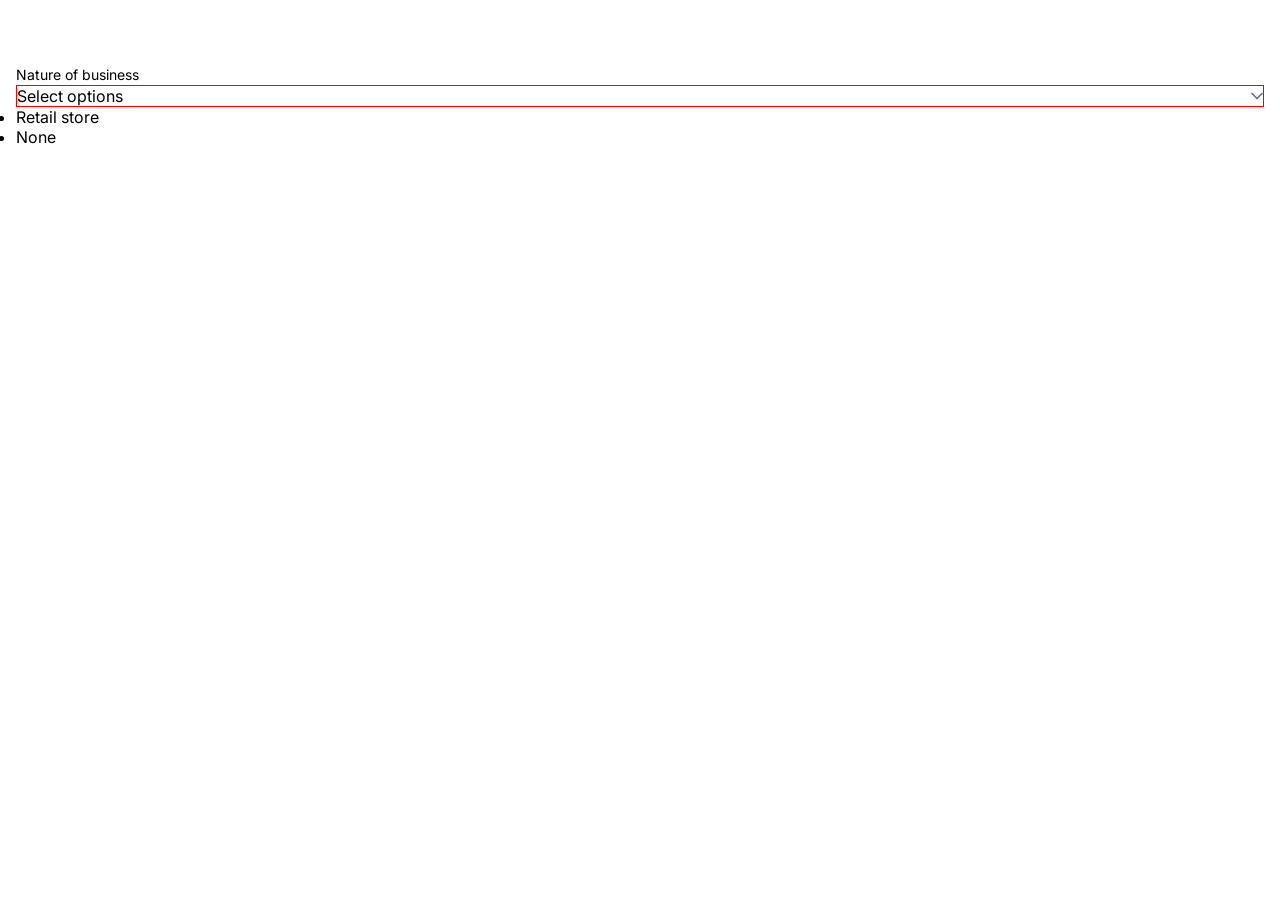
<file: HTML/test.html>
<!DOCTYPE html>
<html lang="en">
<head>
    <meta charset="UTF-8">
    <meta name="viewport" content="width=device-width, initial-scale=1.0">
    <title>Test</title>

    <link rel="preconnect" href="https://fonts.googleapis.com">
    <link rel="preconnect" href="https://fonts.gstatic.com" crossorigin>
    <link href="https://fonts.googleapis.com/css2?family=Inter:wght@400;500;600;700&display=swap" rel="stylesheet">

    <link rel="stylesheet" href="../CSS/test.css">
</head>
<body>
    <section class="sections">
        <div class="containers">

            <!-- <div class="input-container">
                <label for="" class="text-sm">Nature of business</label>

                <div class="selection-and-input-container">
                    <div class="selection-container">
                        <div class="selection-box" id="selectionBox">
                            <span id="selected-option">PH</span>
                            <img src="/Img/Icon-2.svg" alt="">
                        </div>
                    </div>

                    <input type="number" class="input-bar" id="inputBar" oninput="validity.valid||(value='');">
                </div>

                <div class="selection-dropdown-box" id="selectionDropdown">
                    <div class="selection-items" id="PH" data-value="PH">PH</div>
                    <div class="selection-items" id="US" data-value="US">US</div>
                </div>
            </div> -->



            <div class="input-container">
                <label for="" class="text-sm">Nature of business</label>
                
               <div class="selection-container">
                    <span class="selected-option1">Select options</span>
                    <img src="../Img/Icon-2.svg" alt="">
               </div>

                <ul class="selection-dropdown-box-1" id="selectiondropdown1">
                    <li class="selection-items1" data-value="Retail store">Retail store</li>
                    <li class="selection-items1" data-value="None">None</li>
                </ul>
            </div>



            <!-- <div class="input-container selection-field">
                <label for="" class="text-sm">Nature of business</label>
                <div class="selection-container" id="selectionContainer" tabindex="0">
                    <div class="selection-box">
                        <span class="text-md" id="selectedLi">Select item</span>
                        <img src="../Img/Icon-2.svg" alt="" class="selection-arrow">
                    </div>
                </div>
                <ul class="selection-list" id="selectionList">
                    <li class="options" data-value="Retail store">Retail store</li>
                    <li class="options" data-value="None">None</li>
                </ul>
            </div> -->
    </section>

    <script src="../JS/test.js"></script>
</body>
</html>
</file>
<file: CSS/Home.css>
:root {
    /* Typography */
    --body-font: 'Inter';

    /* colors */
    --gray-color-white: #FFFFFF;
    --gray-color-50: #F9FAFB;
    --gray-color-100: #F2F4F7;
    --gray-color-200: #EAECF0;
    --gray-color-300: #D0D5DD;
    --gray-color-500: #667085;
    --gray-color-600: #475467;
    --gray-color-700: #344054;
    --gray-color-800: #1D2939;
    --gray-color-900: #101828;

    --primary-color-500: #E0AC3B;
    --primary-color-700: #9F7A2A;

    --gray-true-900: #141414;

    /* font-sizes */
    --font-size-text-sm: 0.875rem;
    --font-size-text-md: 1rem;
    --font-size-text-lg: 1.125rem;
    --font-size-text-xl: 1.25rem;

    --font-size-display-xs: 1.5rem;
    --font-size-display-sm: 1.875rem;
    --font-size-display-md: 2.25rem;
    --font-size-display-lg: 3rem;
    --font-size-display-xl: 3.75rem;

    /* line-heigh */
    --line-height-text-sm: 1.25rem;
    --line-height-text-md: 1.5rem;
    --line-height-text-lg: 1.75rem;
    --line-height-text-xl: 1.875rem;
    --line-height-display-xs: 2rem;
    --line-height-display-sm: 2.375rem;
    --line-height-display-md: 2.75rem;
    --line-height-display-xl: 4.5rem;

    /* letter-spacing */
    --letter-spacing: -2%;

    /* fonts-weight */ 
    --text-regular: 400;
    --text-medium: 500;
    --text-semibold: 600;
    --text-bold: 700;

    /* Shadows */
    --shadow-xs: 0px 1px 2px 0px rgba(16, 24, 40, 0.05);
    --shadow-sm: 0px 1px 2px 0px rgba(16, 24, 40, 0.06), 0px 1px 3px 0px rgba(16, 24, 40, 0.10);
    --shadow-md: 0px 2px 4px -2px rgba(16, 24, 40, 0.06), 0px 4px 8px -2px rgba(16, 24, 40, 0.10);
    --shadow-lg: 0px 4px 6px -2px rgba(16, 24, 40, 0.03), 0px 12px 16px -4px rgba(16, 24, 40, 0.08);
    --shadow-xl: 0px 8px 8px -4px rgba(16, 24, 40, 0.03), 0px 20px 24px -4px rgba(16, 24, 40, 0.08);
    --shadow-2xl: 0px 24px 48px -12px rgba(16, 24, 40, 0.18);
    --shadow-3xl: 0px 32px 64px -12px rgba(16, 24, 40, 0.14);
}

/* ========== BASE ========== */
* {
    padding: 0;
    margin: 0;
    box-sizing: border-box;
}

html {
    scroll-behavior: smooth;

    /* For firefox scrollbar */
    scrollbar-width: none; /* "thin" or "none" */
    scrollbar-color: #888 #f1f1f1;

    /* For IE 10+ */
    -ms-overflow-style: none; /* Hides the scrollbar */
}





/* For WebKit-based browsers */
::-webkit-scrollbar {
    width: 10px;
}

::-webkit-scrollbar-thumb {
    background-color: #888;
    border-radius: 5px;
}

::-webkit-scrollbar-thumb:hover {
    background-color: #555;
}

::-webkit-scrollbar-track {
    background-color: #f1f1f1;
}
  



body {
    font-family: var(--body-font);
    opacity: 0;
    transition: opacity .5s ease-in-out;
    text-rendering: optimizeLegibility;
}

.body-animate {
    opacity: 1;
}
  
@keyframes fade-in {
    from {
        opacity: 0;
    }

    to {
        opacity: 1;
    }
}
  
.body-animate {
    animation: fade-in .5s ease;
}   

h1, h2, h3, h4, h5, h6 {
    font-weight: var(--text-semibold);
    color: var(--gray-color-900);
}

p {
    color: var(--gray-color-600);
}

img {
    max-width: 100%;
    height: auto;
}

/* ========== REUSABLE CSS ========== */
.containers {
    padding-inline: 1rem;
    max-width: 80rem;
    width: 100%;
}

.sections {
    padding-block: 4rem;
    display: flex;
    display: -webkit-flex; /* Safari (old versions) */
    display: -moz-flex; /* Firefox (old versions) */
    display: -ms-flexbox; /* Internet Explorer 10 */
    display: -o-flex; /* Opera (old versions) */
    justify-content: center;
}





/* ========== HEADER ========== */
.header {
    background-color: var(--gray-color-white);
    border-bottom: 1px solid var(--gray-100, #F2F4F7);
    position: fixed;
    top: 0;
    width: 100%;
    z-index: 1;
    transition: .1s;
    -webkit-transition: .1s;
    -moz-transition: .1s;
    -ms-transition: 1s;
    -o-transition: .1s;
    padding-block: 1.12rem;
}


/*  Nav  */
.nav {
    width: 100%;
    position: relative;
    display: flex;
    display: -webkit-flex; /* Safari (old versions) */
    display: -moz-flex; /* Firefox (old versions) */
    display: -ms-flexbox; /* Internet Explorer 10 */
    display: -o-flex; /* Opera (old versions) */
    justify-content: center;
}

/*  Nav Container  */
.nav-container {
    display: flex;
    display: -webkit-flex; /* Safari (old versions) */
    display: -moz-flex; /* Firefox (old versions) */
    display: -ms-flexbox; /* Internet Explorer 10 */
    display: -o-flex; /* Opera (old versions) */
    justify-content: space-between;
    max-height: 2.75rem;
    height: 100%;
    align-items: center;
}

/* Logo */ 
.sp-logo {
    width: 8.875rem;
}

/* Nav Hamburger */
.nav-hamburger {
    position: relative;
    width: 1.8rem;
    height: 1.8rem;
}

.toggle {
    position: absolute;
    width: 100%;
    height: 100%;
    display: flex;
    display: -webkit-flex; /* Safari (old versions) */
    display: -moz-flex; /* Firefox (old versions) */
    display: -ms-flexbox; /* Internet Explorer 10 */
    display: -o-flex; /* Opera (old versions) */
    align-items: center;
    justify-content: center;
}

.nav-close {
    opacity: 0;
}

/* Nav Menu */
.nav-menu {
    position: fixed;
    top: 4.4rem;
    left: 0;
    width: 100%;
    height: calc(100vh - 4.4rem);
    max-height: 0;
    background-color: var(--gray-color-white);
    overflow-y: scroll;
    opacity: 0;
    transition: opacity .00001s ease-out;
}

.nav-list {
    padding: 1.5rem 0;
    display: flex;
    display: -webkit-flex; /* Safari (old versions) */
    display: -moz-flex; /* Firefox (old versions) */
    display: -ms-flexbox; /* Internet Explorer 10 */
    display: -o-flex; /* Opera (old versions) */
    flex-direction: column;
    row-gap: .5rem;
}

.nav-items {
    list-style: none;
}

.nav-links {
    padding: 0.5rem 1rem;
    display: flex;
    display: -webkit-flex; /* Safari (old versions) */
    display: -moz-flex; /* Firefox (old versions) */
    display: -ms-flexbox; /* Internet Explorer 10 */
    display: -o-flex; /* Opera (old versions) */
    justify-content: space-between;
    align-items: center;
    text-decoration: none;
    font-size: var(--font-size-text-md);
    font-weight: var(--text-semibold);
    color: var(--gray-color-600);
}

.nav-list:last-child .login-link,
.nav-list:last-child .signup-link {
    justify-content: center;
    margin-inline: 1rem;
    border-radius: .5rem;
    box-shadow: 0 .063rem .125rem rgba(16, 24, 40, 0.05);
}

.nav-list:last-child .login-link {
    background-color: var(--gray-color-white);
    border: .063rem solid var(--gray-color-300);
    color: var(--gray-color-700);
    padding: 0.5rem 1rem;
}

.nav-list:last-child .signup-link {
    background-color: var(--primary-color-500);
    border: .063rem solid var(--primary-color-500);
    color: var(--gray-true-900);
}

/* Nav Dropdown */
.sub-list {
    position: relative;
    background-color: var(--gray-color-white);
    opacity: 0;
    height: 0;
    border-radius: .5rem;
    overflow: hidden;
    border: 0.063rem solid #EAECF0;
    box-shadow: 0 0.75rem 1rem -0.25rem rgba(16, 24, 40, 0.08), 0 0.25rem 0.375rem -0.125rem rgba(16, 24, 40, 0.03);
}

.sub-items {
    list-style: none;
    padding: 0.125rem 0.375rem; 
}

.sub-links {
    text-decoration: none;
    padding: .5625rem .625rem; 
    display: flex;
    display: -webkit-flex; /* Safari (old versions) */
    display: -moz-flex; /* Firefox (old versions) */
    display: -ms-flexbox; /* Internet Explorer 10 */
    display: -o-flex; /* Opera (old versions) */
    font-size: var(--font-size-text-md);
    font-weight: var(--text-semibold);
    color: var(--gray-color-600);
}

/* To show "Nav Menu" */
.show-menu {
    opacity: 1;
    transition: opacity .2s ease;
    max-height: 100%;
}

/* To show "Nav Dropdown" */
.sub-list.active {
    margin: .5rem 1rem;
    padding: .25rem 0;
    opacity: 1;
    transition: opacity 100ms ease-in-out;
    height: auto;
}

/* To show Nav hamburger */
.show-icon .nav-close {
    opacity: 1;
}

.show-icon .nav-show {
    opacity: 0;
}




/* ========== MAIN ========== */
.main {
    padding-top: 4.9rem;
}

.hidden-section {
    opacity: 0;
    transition: all 600ms ease-in-out;
    transform: translateY(20px);
}

.show-section {
    opacity: 1;
    transform: translateY(0);
}


/* ========== Hero ========== */
.hero-container {
    display: flex;
    display: -webkit-flex; /* Safari (old versions) */
    display: -moz-flex; /* Firefox (old versions) */
    display: -ms-flexbox; /* Internet Explorer 10 */
    display: -o-flex; /* Opera (old versions) */
    flex-direction: column;
    align-items: center;
    row-gap: 4rem;
}

.details {
    display: flex;
    display: -webkit-flex; /* Safari (old versions) */
    display: -moz-flex; /* Firefox (old versions) */
    display: -ms-flexbox; /* Internet Explorer 10 */
    display: -o-flex; /* Opera (old versions) */
    flex-direction: column;
    row-gap: 2rem;
}

.texts {
    display: flex;
    display: -webkit-flex; /* Safari (old versions) */
    display: -moz-flex; /* Firefox (old versions) */
    display: -ms-flexbox; /* Internet Explorer 10 */
    display: -o-flex; /* Opera (old versions) */
    flex-direction: column;
    row-gap: 1rem;
    text-align: center;
}

.display-sm {
    font-size: var(--font-size-display-sm);
    line-height: var(--line-height-display-md);
}

.text-lg {
    font-size: var(--font-size-text-lg);
    line-height: var(--line-height-text-lg);
}

.badges {
    display: flex;
    display: -webkit-flex; /* Safari (old versions) */
    display: -moz-flex; /* Firefox (old versions) */
    display: -ms-flexbox; /* Internet Explorer 10 */
    display: -o-flex; /* Opera (old versions) */
    flex-direction: column;
    row-gap: .75rem;
    align-items: center;
}




/* ========== Pay Online ==========*/
.pon-container {
    display: flex;
    display: -webkit-flex; /* Safari (old versions) */
    display: -moz-flex; /* Firefox (old versions) */
    display: -ms-flexbox; /* Internet Explorer 10 */
    display: -o-flex; /* Opera (old versions) */
    flex-direction: column;
    align-items: center;
    row-gap: 4rem;
}




/* ========== Pay Offline ==========*/
.poff-container {
    display: flex;
    display: -webkit-flex; /* Safari (old versions) */
    display: -moz-flex; /* Firefox (old versions) */
    display: -ms-flexbox; /* Internet Explorer 10 */
    display: -o-flex; /* Opera (old versions) */
    flex-direction: column;
    align-items: center;
    row-gap: 4rem;    
}

.btn-2xl {
    padding: 1rem 1.75rem; 
    border-radius: 0.5rem;
    border: 1px solid var(--primary-500, #E0AC3B);
    background: var(--primary-500, #E0AC3B);
    box-shadow: var(--shadow-xs);
    width: max-content;
    text-decoration: none;
    color: var(--gray-true-900);
    font-weight: var(--text-semibold);
    margin-inline: auto;
}




/* ========== Features ==========*/
.features-container {
    display: flex;
    display: -webkit-flex; /* Safari (old versions) */
    display: -moz-flex; /* Firefox (old versions) */
    display: -ms-flexbox; /* Internet Explorer 10 */
    display: -o-flex; /* Opera (old versions) */
    flex-direction: column;
    align-items: center;
    row-gap: 4rem;
}

.features-content {
    display: flex;
    display: -webkit-flex; /* Safari (old versions) */
    display: -moz-flex; /* Firefox (old versions) */
    display: -ms-flexbox; /* Internet Explorer 10 */
    display: -o-flex; /* Opera (old versions) */
    justify-content: center;
}

.features-text .text-md {
    font-size: var(--shadow-md);
    font-weight: var(--text-semibold);
    color: var(--primary-color-700); 
}

.cards-container {
    display: flex;
    display: -webkit-flex; /* Safari (old versions) */
    display: -moz-flex; /* Firefox (old versions) */
    display: -ms-flexbox; /* Internet Explorer 10 */
    display: -o-flex; /* Opera (old versions) */
    flex-wrap: wrap;
    justify-content: center;
    column-gap: 2rem;
    row-gap: 2rem;
}
  
.cards {
    flex-basis: calc(24rem - 2rem);
}

.cards, 
.card-texts {
    display: flex;
    display: -webkit-flex; /* Safari (old versions) */
    display: -moz-flex; /* Firefox (old versions) */
    display: -ms-flexbox; /* Internet Explorer 10 */
    display: -o-flex; /* Opera (old versions) */
    flex-direction: column;
    row-gap: .5rem;
    align-items: center;
    text-align: center;
}

.card-texts :where(.text-xl) {
    font-size: var(--font-size-text-xl);
    font-weight: var(--text-semibold);
    color: var(--gray-color-900);
}   

.card-texts :where(.text-md) {
    font-size: var(--font-size-text-md);
    line-height: var(--line-height-text-md);
}




/* ========== Testimony ==========*/
.quote-container {
    text-align: center;

    display: flex;
    display: -webkit-flex; /* Safari (old versions) */
    display: -moz-flex; /* Firefox (old versions) */
    display: -ms-flexbox; /* Internet Explorer 10 */
    display: -o-flex; /* Opera (old versions) */
    flex-direction: column;
    align-items: center;
    row-gap: 4rem;
}

.quote-content {
    display: flex;
    display: -webkit-flex; /* Safari (old versions) */
    display: -moz-flex; /* Firefox (old versions) */
    display: -ms-flexbox; /* Internet Explorer 10 */
    display: -o-flex; /* Opera (old versions) */
    flex-direction: column;
    row-gap: 2.5rem;
}

.quote-text {
    display: flex;
    display: -webkit-flex; /* Safari (old versions) */
    display: -moz-flex; /* Firefox (old versions) */
    display: -ms-flexbox; /* Internet Explorer 10 */
    display: -o-flex; /* Opera (old versions) */
    flex-direction: column;
    row-gap: 2rem;
    max-width: 67.5rem;
}

.quote-text .text-lg {
    font-weight: var(--text-medium);
    color: var(--gray-color-900);
} 

.quote-details {
    display: flex;
    display: -webkit-flex; /* Safari (old versions) */
    display: -moz-flex; /* Firefox (old versions) */
    display: -ms-flexbox; /* Internet Explorer 10 */
    display: -o-flex; /* Opera (old versions) */
    flex-direction: column;
    row-gap: 1rem;
    align-items: center;
}

.quote-image {
    display: flex;
    display: -webkit-flex; /* Safari (old versions) */
    display: -moz-flex; /* Firefox (old versions) */
    display: -ms-flexbox; /* Internet Explorer 10 */
    display: -o-flex; /* Opera (old versions) */
    flex-direction: column;
    align-items: center;
    row-gap: 1rem;
    justify-items: center;
}

.quote-image .text-lg {
    font-weight: var(--text-semibold);
}




/* ========== CTA ========== */
.cta__container {
    display: flex;
    display: -webkit-flex; /* Safari (old versions) */
    display: -moz-flex; /* Firefox (old versions) */
    display: -ms-flexbox; /* Internet Explorer 10 */
    display: -o-flex; /* Opera (old versions) */
    flex-direction: column;
    align-items: center;
}

.cta-content {
    display: flex;
    display: -webkit-flex; /* Safari (old versions) */
    display: -moz-flex; /* Firefox (old versions) */
    display: -ms-flexbox; /* Internet Explorer 10 */
    display: -o-flex; /* Opera (old versions) */
    flex-direction: column;
    align-items: center;
    row-gap: 2rem;
}




/* ========== FOOTER ========== */
.footer {
    border-top: 1px solid var(--gray-100, #F2F4F7);
}

.footer-section {
    display: flex;
    display: -webkit-flex; /* Safari (old versions) */
    display: -moz-flex; /* Firefox (old versions) */
    display: -ms-flexbox; /* Internet Explorer 10 */
    display: -o-flex; /* Opera (old versions) */
    flex-direction: column;
    align-items: center;
    padding-block: 4rem 3rem;
}

.footer-container {
    display: flex;
    display: -webkit-flex; /* Safari (old versions) */
    display: -moz-flex; /* Firefox (old versions) */
    display: -ms-flexbox; /* Internet Explorer 10 */
    display: -o-flex; /* Opera (old versions) */
    column-gap: 4rem;
    flex-direction: column;
    row-gap: 3rem;
}

.footer-row {
    display: flex;
    display: -webkit-flex; /* Safari (old versions) */
    display: -moz-flex; /* Firefox (old versions) */
    display: -ms-flexbox; /* Internet Explorer 10 */
    display: -o-flex; /* Opera (old versions) */
    flex-wrap: wrap;
    column-gap: 2rem;
    row-gap: 2rem;
    width: 100%;
}

.footer-columns {
    display: flex;
    display: -webkit-flex; /* Safari (old versions) */
    display: -moz-flex; /* Firefox (old versions) */
    display: -ms-flexbox; /* Internet Explorer 10 */
    display: -o-flex; /* Opera (old versions) */
    flex-direction: column;
    row-gap: 1rem;
    max-width: 8.4rem;
    width: 100%;
}

.footer-columns .text-sm {
    color: var(--gray-color-500);
    line-height: var(--font-size-text-sm);
}

.footer-discription {
    display: flex;
    display: -webkit-flex; /* Safari (old versions) */
    display: -moz-flex; /* Firefox (old versions) */
    display: -ms-flexbox; /* Internet Explorer 10 */
    display: -o-flex; /* Opera (old versions) */
    flex-direction: column;
    row-gap: 1.5rem;

}

.footer-list {
    display: flex;
    display: -webkit-flex; /* Safari (old versions) */
    display: -moz-flex; /* Firefox (old versions) */
    display: -ms-flexbox; /* Internet Explorer 10 */
    display: -o-flex; /* Opera (old versions) */
    flex-direction: column;
    row-gap: .75rem;
}

.footer-items {
    list-style: none;
}

.footer-links {
    text-decoration: none;
    color: var(--gray-color-600);
    font-weight: var(--text-semibold);
}

.footer-section:last-child {
    background: var(--gray-50, #F9FAFB); 
    display: flex;
    display: -webkit-flex; /* Safari (old versions) */
    display: -moz-flex; /* Firefox (old versions) */
    display: -ms-flexbox; /* Internet Explorer 10 */
    display: -o-flex; /* Opera (old versions) */
    flex-direction: column;
    align-items: center;
}

.footers-row {
    display: flex;
    display: -webkit-flex; /* Safari (old versions) */
    display: -moz-flex; /* Firefox (old versions) */
    display: -ms-flexbox; /* Internet Explorer 10 */
    display: -o-flex; /* Opera (old versions) */
    flex-direction: column;
    row-gap: 1.5rem;
}

.footers-icon {
    display: flex;
    display: -webkit-flex; /* Safari (old versions) */
    display: -moz-flex; /* Firefox (old versions) */
    display: -ms-flexbox; /* Internet Explorer 10 */
    display: -o-flex; /* Opera (old versions) */
    column-gap: 1.5rem;
}




/* ========== BREAKPOINTS ==========x */
@media screen and (min-width: 938px) {
    .nav-container {
        column-gap: 2.5rem;
    }

    .nav-hamburger {
        display: none;
    }

    .nav-menu {
        position: relative;
        top: 0;
        max-height: 100%;
        height: auto;
        opacity: 1;
        display: flex;
        display: -webkit-flex; /* Safari (old versions) */
        display: -moz-flex; /* Firefox (old versions) */
        display: -ms-flexbox; /* Internet Explorer 10 */
        display: -o-flex; /* Opera (old versions) */
        justify-content: space-between;
        background: transparent;
        overflow: visible;
    }
    
    .nav-list,
    .nav-list:last-child {
        flex-direction: row;
        column-gap: 2rem;
        align-items: center;
        padding: 0;
    }

    .nav-links,
    .nav-list:last-child .login-link,
    .nav-list:last-child .signup-link {
        padding: 0;
        column-gap: .5rem;
        margin: 0;
    }

    .nav-list:last-child .login-link {
        background-color: transparent;
        border: none;
        box-shadow: none;
    }

    .nav-list:last-child .signup-link {
        padding: 0.63rem 1.13rem; 
    }

    .sub-list {
        position: absolute;
        width: 15rem;
    }

    .sub-list.active {
        margin: .25rem 0 0 0;
    }
}

@media screen and (min-width: 480px) {
    .footers-row {
        flex-direction: row-reverse;
        justify-content: space-between;
    }
}

@media screen and (min-width: 865px) {
    @media screen and (min-width: 1349px) {
        .containers {
            padding-inline: 2rem;
        }
    }
    
    .sections {
        padding-block: 6rem;
    }


    .hero-container,
    .poff-container {
        flex-direction: row;
        column-gap: 2rem;
    }

    .columns {
        display: flex;
        display: -webkit-flex; /* Safari (old versions) */
        display: -moz-flex; /* Firefox (old versions) */
        display: -ms-flexbox; /* Internet Explorer 10 */
        display: -o-flex; /* Opera (old versions) */
        justify-content: center;
    }
    
    .texts {
        text-align: left;
        display: flex;
        display: -webkit-flex; /* Safari (old versions) */
        display: -moz-flex; /* Firefox (old versions) */
        display: -ms-flexbox; /* Internet Explorer 10 */
        display: -o-flex; /* Opera (old versions) */
        flex-direction: column;
        row-gap: 1.5rem;
        max-width: 37rem;
    }

    .quote-text {
        text-align: center;
    }

    .display-md {
        font-size: var(--font-size-display-md);
        line-height: var(--line-height-display-md);
    }

    .display-xl {
        font-size: var(--font-size-display-xl);
        line-height: var(--line-height-display-xl);
    }

    .text-xl {
        font-size: var(--font-size-text-xl);
        line-height: var(--line-height-text-xl);
    }

    .phone-col {
        margin-inline: auto;
    }

    .phone {
        padding-block: 4.38rem;
        min-width: 21.4375rem;
    }

    .badges {
        flex-direction: initial;
        column-gap: .75rem;
    }

    .pon-container {
        flex-direction: row-reverse;
        justify-content: center;
        column-gap: 2rem;
    }
    
    .display-lg {
        font-size: var(--font-size-display-lg);
    }

    .btn-2xl {
        margin-inline: 0;
    }

    .poff-container {
        display: flex;
        display: -webkit-flex; /* Safari (old versions) */
        display: -moz-flex; /* Firefox (old versions) */
        display: -ms-flexbox; /* Internet Explorer 10 */
        display: -o-flex; /* Opera (old versions) */
        justify-content: center;
    }

    .features-text {
        text-align: center;
    }

    .cta-text {
        text-align: center;
    }

    @media screen and (min-width: 1280px) {
        .footer-container {
            flex-direction: row;
        }
    
        .footers-row {
            justify-content: space-between;
            width: 100%;
        }
    }
}
</file>
<file: CSS/AboutUs.css>
:root {
    /* Typography */
    --body-font: 'Inter';

    /* colors */
    --gray-color-white: #FFFFFF;
    --gray-color-50: #F9FAFB;
    --gray-color-100: #F2F4F7;
    --gray-color-200: #EAECF0;
    --gray-color-300: #D0D5DD;
    --gray-color-500: #667085;
    --gray-color-600: #475467;
    --gray-color-700: #344054;
    --gray-color-800: #1D2939;
    --gray-color-900: #101828;

    --primary-color-500: #E0AC3B;
    --primary-color-700: #9F7A2A;

    --gray-true-900: #141414;

    /* font-sizes */
    --font-size-text-sm: 0.875rem;
    --font-size-text-md: 1rem;
    --font-size-text-lg: 1.125rem;
    --font-size-text-xl: 1.25rem;

    --font-size-display-xs: 1.5rem;
    --font-size-display-sm: 1.875rem;
    --font-size-display-md: 2.25rem;
    --font-size-display-lg: 3rem;
    --font-size-display-xl: 3.75rem;

    /* line-heigh */
    --line-height-text-sm: 1.25rem;
    --line-height-text-md: 1.5rem;
    --line-height-text-lg: 1.75rem;
    --line-height-text-xl: 1.875rem;
    --line-height-display-xs: 2rem;
    --line-height-display-sm: 2.375rem;
    --line-height-display-md: 2.75rem;
    --line-height-display-xl: 4.5rem;

    /* letter-spacing */
    --letter-spacing: -2%;

    /* fonts-weight */ 
    --text-regular: 400;
    --text-medium: 500;
    --text-semibold: 600;
    --text-bold: 700;

    /* Shadows */
    --shadow-xs: 0px 1px 2px 0px rgba(16, 24, 40, 0.05);
    --shadow-sm: 0px 1px 2px 0px rgba(16, 24, 40, 0.06), 0px 1px 3px 0px rgba(16, 24, 40, 0.10);
    --shadow-md: 0px 2px 4px -2px rgba(16, 24, 40, 0.06), 0px 4px 8px -2px rgba(16, 24, 40, 0.10);
    --shadow-lg: 0px 4px 6px -2px rgba(16, 24, 40, 0.03), 0px 12px 16px -4px rgba(16, 24, 40, 0.08);
    --shadow-xl: 0px 8px 8px -4px rgba(16, 24, 40, 0.03), 0px 20px 24px -4px rgba(16, 24, 40, 0.08);
    --shadow-2xl: 0px 24px 48px -12px rgba(16, 24, 40, 0.18);
    --shadow-3xl: 0px 32px 64px -12px rgba(16, 24, 40, 0.14);
}

/* ========== BASE ========== */
* {
    padding: 0;
    margin: 0;
    box-sizing: border-box;
}

html {
    scroll-behavior: smooth;

    /* For firefox scrollbar */
    scrollbar-width: none; /* "thin" or "none" */
    scrollbar-color: #888 #f1f1f1;

    /* For IE 10+ */
    -ms-overflow-style: none; /* Hides the scrollbar */
}





/* For WebKit-based browsers */
::-webkit-scrollbar {
    width: 10px;
}

::-webkit-scrollbar-thumb {
    background-color: #888;
    border-radius: 5px;
}

::-webkit-scrollbar-thumb:hover {
    background-color: #555;
}

::-webkit-scrollbar-track {
    background-color: #f1f1f1;
}
  



body {
    font-family: var(--body-font);
    opacity: 0;
    transition: opacity .5s ease-in-out;
    font-style: normal;
}

.body-animate {
    opacity: 1;
}
  
@keyframes fade-in {
    from {
        opacity: 0;
    }

    to {
        opacity: 1;
    }
}
  
.body-animate {
    animation: fade-in .5s ease;
}   

h1, h2, h3, h4, h5, h6 {
    font-weight: var(--text-semibold);
    color: var(--gray-color-900);
}

p {
    color: var(--gray-color-600);
}

img {
    max-width: 100%;
    height: auto;
}

/* ========== REUSABLE CSS ========== */
.containers {
    padding-inline: 1rem;
    max-width: 80rem;
    width: 100%;
    margin-inline: auto;
}

.sections {
    padding-block: 4rem;
}





/* ========== HEADER ========== */
.header {
    background-color: var(--gray-color-white);
    border-bottom: 1px solid var(--gray-100, #F2F4F7);
    position: fixed;
    top: 0;
    width: 100%;
    z-index: 1;
    transition: .1s;
    -webkit-transition: .1s;
    -moz-transition: .1s;
    -ms-transition: 1s;
    -o-transition: .1s;
    padding-block: 1.12rem;
}


/*  Nav  */
.nav {
    width: 100%;
    position: relative;
    display: flex;
    display: -webkit-flex; /* Safari (old versions) */
    display: -moz-flex; /* Firefox (old versions) */
    display: -ms-flexbox; /* Internet Explorer 10 */
    display: -o-flex; /* Opera (old versions) */
    justify-content: center;
}

/*  Nav Container  */
.nav-container {
    display: flex;
    display: -webkit-flex; /* Safari (old versions) */
    display: -moz-flex; /* Firefox (old versions) */
    display: -ms-flexbox; /* Internet Explorer 10 */
    display: -o-flex; /* Opera (old versions) */
    justify-content: space-between;
    max-height: 2.75rem;
    height: 100%;
    align-items: center;
}

/* Logo */ 
.sp-logo {
    width: 8.875rem;
}

/* Nav Hamburger */
.nav-hamburger {
    position: relative;
    width: 1.8rem;
    height: 1.8rem;
}

.toggle {
    position: absolute;
    width: 100%;
    height: 100%;
    display: flex;
    display: -webkit-flex; /* Safari (old versions) */
    display: -moz-flex; /* Firefox (old versions) */
    display: -ms-flexbox; /* Internet Explorer 10 */
    display: -o-flex; /* Opera (old versions) */
    align-items: center;
    justify-content: center;
}

.nav-close {
    opacity: 0;
}

/* Nav Menu */
.nav-menu {
    position: fixed;
    top: 4.4rem;
    left: 0;
    width: 100%;
    height: calc(100vh - 4.4rem);
    max-height: 0;
    background-color: var(--gray-color-white);
    overflow-y: scroll;
    opacity: 0;
    transition: opacity .00001s ease-out;
}

.nav-list {
    padding: 1.5rem 0;
    display: flex;
    display: -webkit-flex; /* Safari (old versions) */
    display: -moz-flex; /* Firefox (old versions) */
    display: -ms-flexbox; /* Internet Explorer 10 */
    display: -o-flex; /* Opera (old versions) */
    flex-direction: column;
    row-gap: .5rem;
}

.nav-items {
    list-style: none;
}

.nav-links {
    padding: 0.5rem 1rem;
    display: flex;
    display: -webkit-flex; /* Safari (old versions) */
    display: -moz-flex; /* Firefox (old versions) */
    display: -ms-flexbox; /* Internet Explorer 10 */
    display: -o-flex; /* Opera (old versions) */
    justify-content: space-between;
    align-items: center;
    text-decoration: none;
    font-size: var(--font-size-text-md);
    font-weight: var(--text-semibold);
    color: var(--gray-color-600);
}

.nav-list:last-child .login-link,
.nav-list:last-child .signup-link {
    justify-content: center;
    margin-inline: 1rem;
    border-radius: .5rem;
    box-shadow: 0 .063rem .125rem rgba(16, 24, 40, 0.05);
}

.nav-list:last-child .login-link {
    background-color: var(--gray-color-white);
    border: .063rem solid var(--gray-color-300);
    color: var(--gray-color-700);
    padding: 0.5rem 1rem;
}

.nav-list:last-child .signup-link {
    background-color: var(--primary-color-500);
    border: .063rem solid var(--primary-color-500);
    color: var(--gray-true-900);
}

/* Nav Dropdown */
.sub-list {
    position: relative;
    background-color: var(--gray-color-white);
    opacity: 0;
    height: 0;
    border-radius: .5rem;
    overflow: hidden;
    border: 0.063rem solid #EAECF0;
    box-shadow: 0 0.75rem 1rem -0.25rem rgba(16, 24, 40, 0.08), 0 0.25rem 0.375rem -0.125rem rgba(16, 24, 40, 0.03);
}

.sub-items {
    list-style: none;
    padding: 0.125rem 0.375rem; 
}

.sub-links {
    text-decoration: none;
    padding: .5625rem .625rem; 
    display: flex;
    display: -webkit-flex; /* Safari (old versions) */
    display: -moz-flex; /* Firefox (old versions) */
    display: -ms-flexbox; /* Internet Explorer 10 */
    display: -o-flex; /* Opera (old versions) */
    font-size: var(--font-size-text-md);
    font-weight: var(--text-semibold);
    color: var(--gray-color-600);
}

/* To show "Nav Menu" */
.show-menu {
    opacity: 1;
    transition: opacity .2s ease;
    max-height: 100%;
}

/* To show "Nav Dropdown" */
.sub-list.active {
    margin: .5rem 1rem;
    padding: .25rem 0;
    opacity: 1;
    transition: opacity 100ms ease-in-out;
    height: auto;
}

/* To show Nav hamburger */
.show-icon .nav-close {
    opacity: 1;
}

.show-icon .nav-show {
    opacity: 0;
}




/* ========== MAIN ========== */
.main {
    padding-top: 4.9rem;
}

.hidden-section {
    opacity: 0;
    transition: all 600ms ease-in-out;
    transform: translateY(20px);
}

.show-section {
    opacity: 1;
    transform: translateY(0);
}


/* ========== Hero ========== */
.texts {
    text-align: center;
    display: flex;
    flex-direction: column;
    row-gap: 1.25rem;
    max-width: 48rem;
    margin-inline: auto;
    padding-bottom: 4rem;
}

.display-sm {
    font-size: var(--font-size-display-sm);
}

.text-lg {
    font-size: var(--font-size-text-lg);
    line-height: var(--line-height-text-lg);
}

/* ========== Features ========== */
.test {
    display: flex;
    flex-direction: column;
    row-gap: 4rem;
}

.row {
    display: flex;
    justify-content: space-between;
    flex-wrap: wrap;
    column-gap: 2rem;
    row-gap: 4rem;
    justify-content: center;

}

.cards {
    flex: 1;
    flex-basis: calc(24rem - 2rem);
    max-width: 100%;
    text-align: center;
}

.cards :where(img) {
    padding-bottom: 1.25rem;
}

.cards :where(.text-xl) {
    font-size: var(--font-size-text-xl);
    font-weight: var(--text-semibold);
    color: var(--gray-color-900);
    padding-bottom: .25rem;
}

.cards :where(.text-md) {
    font-size: var(--font-size-text-md);
    line-height: var(--line-height-text-md);
    padding-top: .25rem;
}





/* ========== FOOTER ========== */
.footer {
    border-top: 1px solid var(--gray-100, #F2F4F7);
}

.footer-section {
    display: flex;
    display: -webkit-flex; /* Safari (old versions) */
    display: -moz-flex; /* Firefox (old versions) */
    display: -ms-flexbox; /* Internet Explorer 10 */
    display: -o-flex; /* Opera (old versions) */
    flex-direction: column;
    align-items: center;
    padding-block: 4rem 3rem;
}

.footer-container {
    display: flex;
    display: -webkit-flex; /* Safari (old versions) */
    display: -moz-flex; /* Firefox (old versions) */
    display: -ms-flexbox; /* Internet Explorer 10 */
    display: -o-flex; /* Opera (old versions) */
    column-gap: 4rem;
    flex-direction: column;
    row-gap: 3rem;
}

.footer-row {
    display: flex;
    display: -webkit-flex; /* Safari (old versions) */
    display: -moz-flex; /* Firefox (old versions) */
    display: -ms-flexbox; /* Internet Explorer 10 */
    display: -o-flex; /* Opera (old versions) */
    flex-wrap: wrap;
    column-gap: 2rem;
    row-gap: 2rem;
    width: 100%;
}

.footer-columns {
    display: flex;
    display: -webkit-flex; /* Safari (old versions) */
    display: -moz-flex; /* Firefox (old versions) */
    display: -ms-flexbox; /* Internet Explorer 10 */
    display: -o-flex; /* Opera (old versions) */
    flex-direction: column;
    row-gap: 1rem;
    max-width: 8.4rem;
    width: 100%;
}

.footer-columns .text-sm {
    color: var(--gray-color-500);
    line-height: var(--font-size-text-sm);
}

.footer-discription {
    display: flex;
    display: -webkit-flex; /* Safari (old versions) */
    display: -moz-flex; /* Firefox (old versions) */
    display: -ms-flexbox; /* Internet Explorer 10 */
    display: -o-flex; /* Opera (old versions) */
    flex-direction: column;
    row-gap: 1.5rem;

}

.footer-list {
    display: flex;
    display: -webkit-flex; /* Safari (old versions) */
    display: -moz-flex; /* Firefox (old versions) */
    display: -ms-flexbox; /* Internet Explorer 10 */
    display: -o-flex; /* Opera (old versions) */
    flex-direction: column;
    row-gap: .75rem;
}

.footer-items {
    list-style: none;
}

.footer-links {
    text-decoration: none;
    color: var(--gray-color-600);
    font-weight: var(--text-semibold);
}

.footer-section:last-child {
    background: var(--gray-50, #F9FAFB); 
    display: flex;
    display: -webkit-flex; /* Safari (old versions) */
    display: -moz-flex; /* Firefox (old versions) */
    display: -ms-flexbox; /* Internet Explorer 10 */
    display: -o-flex; /* Opera (old versions) */
    flex-direction: column;
    align-items: center;
}

.footers-row {
    display: flex;
    display: -webkit-flex; /* Safari (old versions) */
    display: -moz-flex; /* Firefox (old versions) */
    display: -ms-flexbox; /* Internet Explorer 10 */
    display: -o-flex; /* Opera (old versions) */
    flex-direction: column;
    row-gap: 1.5rem;
}

.footers-icon {
    display: flex;
    display: -webkit-flex; /* Safari (old versions) */
    display: -moz-flex; /* Firefox (old versions) */
    display: -ms-flexbox; /* Internet Explorer 10 */
    display: -o-flex; /* Opera (old versions) */
    column-gap: 1.5rem;
}



/* ========== BREAKPOINTS ========== */
@media screen and (min-width: 938px) {
    .nav-container {
        column-gap: 2.5rem;
    }

    .nav-hamburger {
        display: none;
    }

    .nav-menu {
        position: relative;
        top: 0;
        max-height: 100%;
        height: auto;
        opacity: 1;
        display: flex;
        display: -webkit-flex; /* Safari (old versions) */
        display: -moz-flex; /* Firefox (old versions) */
        display: -ms-flexbox; /* Internet Explorer 10 */
        display: -o-flex; /* Opera (old versions) */
        justify-content: space-between;
        background: transparent;
        overflow: visible;
    }
    
    .nav-list,
    .nav-list:last-child {
        flex-direction: row;
        column-gap: 2rem;
        align-items: center;
        padding: 0;
    }

    .nav-links,
    .nav-list:last-child .login-link,
    .nav-list:last-child .signup-link {
        padding: 0;
        column-gap: .5rem;
        margin: 0;
    }

    .nav-list:last-child .login-link {
        background-color: transparent;
        border: none;
        box-shadow: none;
    }

    .nav-list:last-child .signup-link {
        padding: 0.63rem 1.13rem; 
    }

    .sub-list {
        position: absolute;
        width: 15rem;
    }

    .sub-list.active {
        margin: .25rem 0 0 0;
    }
}

@media screen and (min-width: 480px) {
    .footers-row {
        flex-direction: row-reverse;
        justify-content: space-between;
    }
}

@media screen and (min-width: 865px) {
    @media screen and (min-width: 1349px) {
        .containers {
            padding-inline: 2rem;
        }
    }
    
    .sections {
        padding-block: 6rem;
    }

    .display-md {
        font-size: var(--font-size-display-md);
    }

    .text-xl {
        font-size: var(--font-size-text-xl);
        line-height: var(--line-height-text-xl);
    }

    .display-lg {
        font-size: var(--font-size-display-lg);
        line-height: var(--line-height-text-lg);
    }

    .card :where(.text-xl){
        font-weight: var(--text-semibold);
    }

    @media screen and (min-width: 1280px) {
        .footer-container {
            flex-direction: row;
        }
    
        .footers-row {
            justify-content: space-between;
            width: 100%;
        }
    }
}
</file>
<file: CSS/Animations.css>
* {
    padding: 0;
    margin: 0;
    box-sizing: border-box;
}

body {
    background-color: #D0D5DD;
    font-family: 'Courier New', Courier, monospace;
}

.container {
    display: flex;
    justify-content: center;
    align-items: center;
}

.row {
    margin-block: 8rem;
    display: flex;
    flex-direction: column;
    row-gap: 16rem;
    align-items: center;
}

.columns {
    display: flex;
    flex-direction: column;
}

.columns :where(h3) {
    font-weight: bolder;
    text-align: center;
    padding-bottom: 4rem;
}

.boxes {
    display: flex;
    column-gap: 6rem;
}

.box {
    height: 14rem;
    width: 14rem;
    border-radius: .5rem;
    background-color: #abb8ce;
    display: flex;
    align-items: center;
    justify-content: center;
    font-weight: bold;
    border: solid 1px #475467;
}

/* Fade-in */
.fade-in {
    animation: Fade-in 2s ease-in infinite;
}

@keyframes Fade-in {
    0% {
        background-color:  #7e9aca;
    }

    50% {
        background-color: #abb8ce;
    }

    100% {
        background-color: #7e9aca;
    }
}


/* Fade-out */
.fade-out {
    animation: Fade-in 1s ease-out infinite;
}

@keyframes Fade-out {
    0% {
        background-color: #abb8ce;
    }

    50% {
        background-color: #abb8ce;
    }

    100% {
        background-color: #7e9aca;
    }
}


/* Background color */
.background-color {
    animation: background-color 1s infinite;
}

@keyframes background-color {
    0% {
        background-color: #abb8ce;
    }

    50% {
        background-color: #69cf9c;
    }

    100% {
        background-color: #abb8ce;
    }
}

/* Color */
.color {
    animation: color 1s infinite;
}

@keyframes color {
    0% {
        color: red;
    }

    50% {
        color: yellow;
    }

    100% {
        color: red;
    }
}

/* Translate */
.translate {
    animation: translate 2s infinite;
}

@keyframes translate {
    0% {
        transform: translate(0);
    }

    50% {
        transform: translate(2rem);
    }

    100% {
        transform: translate(0);
    }
}

/* Rotate */
.rotate {
    animation: rotate 2s infinite;
}

@keyframes rotate {
    0% {
        transform: rotate(0);
    }

    50% {
        transform: rotate(90deg);
    }

    100% {
        transform: rotate(0);
    }
}

/* Scale */
.scale {
    animation: scale 2s infinite;
}

@keyframes scale {
    0% {
        transform: Scale(50%);
    }

    50% {
        transform: Scale(100%);
    }

    100% {
        transform: Scale(50%);
    }
}

/* Border-width */
.border-width {
    animation: border-width 2s infinite;  
}

@keyframes border-width {
    0% {
        border: solid .1rem red; 
    }

    50% {
        border: solid .5rem red; 
        
    }

    100% {
        border: solid .1rem red; 
    }
}

/* Border-color */
.border-color {
    animation: border-color 2s infinite alternate; 
    border: solid .5rem;   
}

@keyframes border-color {
    0% {
        border-color: yellow;
    }

    50% {
        border-color: red;
        
    }

    100% {
        border-color: green;
    }
}
</file>
<file: CSS/Blog-content.css>
:root {
    /* Typography */
    --body-font: 'Inter';

    /* colors */
    --gray-color-white: #FFFFFF;
    --gray-color-50: #F9FAFB;
    --gray-color-100: #F2F4F7;
    --gray-color-200: #EAECF0;
    --gray-color-300: #D0D5DD;
    --gray-color-500: #667085;
    --gray-color-600: #475467;
    --gray-color-700: #344054;
    --gray-color-800: #1D2939;
    --gray-color-900: #101828;

    --primary-color-600: #CC9D36;
    --primary-color-500: #E0AC3B;
    --primary-color-700: #9F7A2A;

    --gray-true-900: #141414;

    /* font-sizes */
    --font-size-text-sm: 0.875rem;
    --font-size-text-md: 1rem;
    --font-size-text-lg: 1.125rem;
    --font-size-text-xl: 1.25rem;

    --font-size-display-xs: 1.5rem;
    --font-size-display-sm: 1.875rem;
    --font-size-display-md: 2.25rem;
    --font-size-display-lg: 3rem;
    --font-size-display-xl: 3.75rem;

    /* line-heigh */
    --line-height-text-sm: 1.25rem;
    --line-height-text-md: 1.5rem;
    --line-height-text-lg: 1.75rem;
    --line-height-text-xl: 1.875rem;
    --line-height-display-xs: 2rem;
    --line-height-display-sm: 2.375rem;
    --line-height-display-md: 2.75rem;
    --line-height-display-xl: 4.5rem;

    /* letter-spacing */
    --letter-spacing: -2%;

    /* fonts-weight */ 
    --text-regular: 400;
    --text-medium: 500;
    --text-semibold: 600;
    --text-bold: 700;

    /* Shadows */
    --shadow-xs: 0px 1px 2px 0px rgba(16, 24, 40, 0.05);
    --shadow-sm: 0px 1px 2px 0px rgba(16, 24, 40, 0.06), 0px 1px 3px 0px rgba(16, 24, 40, 0.10);
    --shadow-md: 0px 2px 4px -2px rgba(16, 24, 40, 0.06), 0px 4px 8px -2px rgba(16, 24, 40, 0.10);
    --shadow-lg: 0px 4px 6px -2px rgba(16, 24, 40, 0.03), 0px 12px 16px -4px rgba(16, 24, 40, 0.08);
    --shadow-xl: 0px 8px 8px -4px rgba(16, 24, 40, 0.03), 0px 20px 24px -4px rgba(16, 24, 40, 0.08);
    --shadow-2xl: 0px 24px 48px -12px rgba(16, 24, 40, 0.18);
    --shadow-3xl: 0px 32px 64px -12px rgba(16, 24, 40, 0.14);
}

/* ========== BASE ========== */
* {
    padding: 0;
    margin: 0;
    box-sizing: border-box;
}

html {
    scroll-behavior: smooth;

    /* For firefox scrollbar */
    scrollbar-width: none; /* "thin" or "none" */
    scrollbar-color: #888 #f1f1f1;

    /* For IE 10+ */
    -ms-overflow-style: none; /* Hides the scrollbar */
}





/* For WebKit-based browsers */
::-webkit-scrollbar {
    width: 10px;
}

::-webkit-scrollbar-thumb {
    background-color: #888;
    border-radius: 5px;
}

::-webkit-scrollbar-thumb:hover {
    background-color: #555;
}

::-webkit-scrollbar-track {
    background-color: #f1f1f1;
}
  



body {
    font-family: var(--body-font);
    opacity: 0;
    transition: opacity .5s ease-in-out;
    text-rendering: optimizeLegibility;
}

.body-animate {
    opacity: 1;
}
  
@keyframes fade-in {
    from {
        opacity: 0;
    }

    to {
        opacity: 1;
    }
}
  
.body-animate {
    animation: fade-in .5s ease;
}   

h1, h2, h3, h4, h5, h6 {
    font-weight: var(--text-semibold);
    color: var(--gray-color-900);
}

p {
    color: var(--gray-color-600);
}

img {
    max-width: 100%;
    height: auto;
}

/* ========== REUSABLE CSS ========== */
.containers {
    padding-inline: 1rem;
    max-width: 80rem;
    width: 100%;
}

.sections {
    padding-block: 4rem;
    display: flex;
    display: -webkit-flex; /* Safari (old versions) */
    display: -moz-flex; /* Firefox (old versions) */
    display: -ms-flexbox; /* Internet Explorer 10 */
    display: -o-flex; /* Opera (old versions) */
    justify-content: center;
}





/* ========== HEADER ========== */
.header {
    background-color: var(--gray-color-white);
    border-bottom: 1px solid var(--gray-100, #F2F4F7);
    position: fixed;
    top: 0;
    width: 100%;
    z-index: 1;
    transition: .1s;
    -webkit-transition: .1s;
    -moz-transition: .1s;
    -ms-transition: 1s;
    -o-transition: .1s;
    padding-block: 1.12rem;
}


/*  Nav  */
.nav {
    width: 100%;
    position: relative;
    display: flex;
    display: -webkit-flex; /* Safari (old versions) */
    display: -moz-flex; /* Firefox (old versions) */
    display: -ms-flexbox; /* Internet Explorer 10 */
    display: -o-flex; /* Opera (old versions) */
    justify-content: center;
}

/*  Nav Container  */
.nav-container {
    display: flex;
    display: -webkit-flex; /* Safari (old versions) */
    display: -moz-flex; /* Firefox (old versions) */
    display: -ms-flexbox; /* Internet Explorer 10 */
    display: -o-flex; /* Opera (old versions) */
    justify-content: space-between;
    max-height: 2.75rem;
    height: 100%;
    align-items: center;
}

/* Logo */ 
.sp-logo {
    width: 8.875rem;
}

/* Nav Hamburger */
.nav-hamburger {
    position: relative;
    width: 1.8rem;
    height: 1.8rem;
}

.toggle {
    position: absolute;
    width: 100%;
    height: 100%;
    display: flex;
    display: -webkit-flex; /* Safari (old versions) */
    display: -moz-flex; /* Firefox (old versions) */
    display: -ms-flexbox; /* Internet Explorer 10 */
    display: -o-flex; /* Opera (old versions) */
    align-items: center;
    justify-content: center;
}

.nav-close {
    opacity: 0;
}

/* Nav Menu */
.nav-menu {
    position: fixed;
    top: 4.4rem;
    left: 0;
    width: 100%;
    height: calc(100vh - 4.4rem);
    max-height: 0;
    background-color: var(--gray-color-white);
    overflow-y: scroll;
    opacity: 0;
    transition: opacity .00001s ease-out;
}

.nav-list {
    padding: 1.5rem 0;
    display: flex;
    display: -webkit-flex; /* Safari (old versions) */
    display: -moz-flex; /* Firefox (old versions) */
    display: -ms-flexbox; /* Internet Explorer 10 */
    display: -o-flex; /* Opera (old versions) */
    flex-direction: column;
    row-gap: .5rem;
}

.nav-items {
    list-style: none;
}

.nav-links {
    padding: 0.5rem 1rem;
    display: flex;
    display: -webkit-flex; /* Safari (old versions) */
    display: -moz-flex; /* Firefox (old versions) */
    display: -ms-flexbox; /* Internet Explorer 10 */
    display: -o-flex; /* Opera (old versions) */
    justify-content: space-between;
    align-items: center;
    text-decoration: none;
    font-size: var(--font-size-text-md);
    font-weight: var(--text-semibold);
    color: var(--gray-color-600);
}

.nav-list:last-child .login-link,
.nav-list:last-child .signup-link {
    justify-content: center;
    margin-inline: 1rem;
    border-radius: .5rem;
    box-shadow: 0 .063rem .125rem rgba(16, 24, 40, 0.05);
}

.nav-list:last-child .login-link {
    background-color: var(--gray-color-white);
    border: .063rem solid var(--gray-color-300);
    color: var(--gray-color-700);
    padding: 0.5rem 1rem;
}

.nav-list:last-child .signup-link {
    background-color: var(--primary-color-500);
    border: .063rem solid var(--primary-color-500);
    color: var(--gray-true-900);
}

/* Nav Dropdown */
.sub-list {
    position: relative;
    background-color: var(--gray-color-white);
    opacity: 0;
    height: 0;
    border-radius: .5rem;
    overflow: hidden;
    border: 0.063rem solid #EAECF0;
    box-shadow: 0 0.75rem 1rem -0.25rem rgba(16, 24, 40, 0.08), 0 0.25rem 0.375rem -0.125rem rgba(16, 24, 40, 0.03);
}

.sub-items {
    list-style: none;
    padding: 0.125rem 0.375rem; 
}

.sub-links {
    text-decoration: none;
    padding: .5625rem .625rem; 
    display: flex;
    display: -webkit-flex; /* Safari (old versions) */
    display: -moz-flex; /* Firefox (old versions) */
    display: -ms-flexbox; /* Internet Explorer 10 */
    display: -o-flex; /* Opera (old versions) */
    font-size: var(--font-size-text-md);
    font-weight: var(--text-semibold);
    color: var(--gray-color-600);
}

/* To show "Nav Menu" */
.show-menu {
    opacity: 1;
    transition: opacity .2s ease;
    max-height: 100%;
}

/* To show "Nav Dropdown" */
.sub-list.active {
    margin: .5rem 1rem;
    padding: .25rem 0;
    opacity: 1;
    transition: opacity 100ms ease-in-out;
    height: auto;
}

/* To show Nav hamburger */
.show-icon .nav-close {
    opacity: 1;
}

.show-icon .nav-show {
    opacity: 0;
}




/* ========== MAIN ========== */
.main {
    padding-top: 4.9rem;
}

.hidden-section {
    opacity: 0;
    transition: all 600ms ease-in-out;
    transform: translateY(20px);
}

.show-section {
    opacity: 1;
    transform: translateY(0);
}


/* ========== HERO SECTION ========== */
.hero {
    display: flex;
    flex-direction: column;
    row-gap: 3rem;
}

.hero-content {
    display: flex;
    flex-direction: column;
    row-gap: 1rem;
    text-align: center;
}

.sub-heading-and-heading {
    display: flex;
    flex-direction: column;
    row-gap: .75rem;
}

.hero-content :where(.text-sm){
    font-size: var(--font-size-text-sm);
    color: var(--primary-color-600);
    font-weight: var(--text-semibold);
}

.hero-content :where(.display-md){
    font-size: var(--font-size-display-md);
}

.text-lg {
    font-size: var(--font-size-text-lg);
    line-height: var(--line-height-text-lg);
}

/* ========== INTRO SECTION ========== */
.intro {
    width: 100%;
    display: flex;
    justify-content: center;
}

.intro-content {
    max-width: 45rem;
}

.intro-content :where(.display-xs){
    font-size: var(--font-size-display-xs);
    padding-bottom: 1rem;
}

.intro-content :where(.text-md){
    font-size: var(--font-size-text-md);
    line-height: var(--line-height-text-md);
}

/* ========== BLOG SECTION ========== */
.blog {
    display: flex;
    flex-direction: column;
    row-gap: 3rem;
}

.blog-content {
    display: flex;
    flex-direction: column;
    row-gap: 1rem;
}

.blog-content :where(.display-sm) {
    font-size: var(--font-size-display-sm);
}


.blog-post-cards {
    display: flex;
    flex-direction: column;
    row-gap: 3rem;
    align-items: center;
}

.blog-post-card {
    max-width: 37rem;
}

.post-cards {
    display: flex;
    flex-direction: column;
    row-gap: 1.5rem;
    text-decoration: none;
}

.post-card-content {
    display: flex;
    flex-direction: column;
    row-gap: 1.5rem;
}

.post-card-heading-and-support-text {
    display: flex;
    flex-direction: column;
    row-gap: .5rem;
}

.post-card-heading-and-support-text :where(.text-xl) {
    font-size: var(--font-size-text-xl);
    font-weight: var(--text-semibold);
    color: var(--gray-color-900);
}

.post-card-heading-and-support-text :where(.text-md) {
    font-size: var(--font-size-text-md);
    line-height: var(--line-height-text-md);
}

.post-card-date :where(.text-sm) {
    font-size: var(--font-size-text-sm);
}

.btn-to-blog {
    display: flex;
    justify-content: center;
}

.btn-to-blog .btn-xl {
    background-color: var(--primary-color-500);
    padding: 0.75rem 1.25rem; 
    border-radius: .5rem;
    width: 100%;
    display: flex;
    justify-content: center;
    text-decoration: none;
    color: var(--gray-true-900);
    font-weight: var(--text-semibold);
    max-width: 37rem;
    width: 100%;
}



/* ========== FOOTER ========== */
.footer {
    border-top: 1px solid var(--gray-100, #F2F4F7);
}

.footer-section {
    display: flex;
    display: -webkit-flex; /* Safari (old versions) */
    display: -moz-flex; /* Firefox (old versions) */
    display: -ms-flexbox; /* Internet Explorer 10 */
    display: -o-flex; /* Opera (old versions) */
    flex-direction: column;
    align-items: center;
    padding-block: 4rem 3rem;
}

.footer-container {
    display: flex;
    display: -webkit-flex; /* Safari (old versions) */
    display: -moz-flex; /* Firefox (old versions) */
    display: -ms-flexbox; /* Internet Explorer 10 */
    display: -o-flex; /* Opera (old versions) */
    column-gap: 4rem;
    flex-direction: column;
    row-gap: 3rem;
}

.footer-row {
    display: flex;
    display: -webkit-flex; /* Safari (old versions) */
    display: -moz-flex; /* Firefox (old versions) */
    display: -ms-flexbox; /* Internet Explorer 10 */
    display: -o-flex; /* Opera (old versions) */
    flex-wrap: wrap;
    column-gap: 2rem;
    row-gap: 2rem;
    width: 100%;
}

.footer-columns {
    display: flex;
    display: -webkit-flex; /* Safari (old versions) */
    display: -moz-flex; /* Firefox (old versions) */
    display: -ms-flexbox; /* Internet Explorer 10 */
    display: -o-flex; /* Opera (old versions) */
    flex-direction: column;
    row-gap: 1rem;
    max-width: 8.4rem;
    width: 100%;
}

.footer-columns .text-sm {
    color: var(--gray-color-500);
    line-height: var(--font-size-text-sm);
}

.footer-discription {
    display: flex;
    display: -webkit-flex; /* Safari (old versions) */
    display: -moz-flex; /* Firefox (old versions) */
    display: -ms-flexbox; /* Internet Explorer 10 */
    display: -o-flex; /* Opera (old versions) */
    flex-direction: column;
    row-gap: 1.5rem;

}

.footer-list {
    display: flex;
    display: -webkit-flex; /* Safari (old versions) */
    display: -moz-flex; /* Firefox (old versions) */
    display: -ms-flexbox; /* Internet Explorer 10 */
    display: -o-flex; /* Opera (old versions) */
    flex-direction: column;
    row-gap: .75rem;
}

.footer-items {
    list-style: none;
}

.footer-links {
    text-decoration: none;
    color: var(--gray-color-600);
    font-weight: var(--text-semibold);
}

.footer-section:last-child {
    background: var(--gray-50, #F9FAFB); 
    display: flex;
    display: -webkit-flex; /* Safari (old versions) */
    display: -moz-flex; /* Firefox (old versions) */
    display: -ms-flexbox; /* Internet Explorer 10 */
    display: -o-flex; /* Opera (old versions) */
    flex-direction: column;
    align-items: center;
}

.footers-row {
    display: flex;
    display: -webkit-flex; /* Safari (old versions) */
    display: -moz-flex; /* Firefox (old versions) */
    display: -ms-flexbox; /* Internet Explorer 10 */
    display: -o-flex; /* Opera (old versions) */
    flex-direction: column;
    row-gap: 1.5rem;
}

.footers-icon {
    display: flex;
    display: -webkit-flex; /* Safari (old versions) */
    display: -moz-flex; /* Firefox (old versions) */
    display: -ms-flexbox; /* Internet Explorer 10 */
    display: -o-flex; /* Opera (old versions) */
    column-gap: 1.5rem;
}




/* ========== BREAKPOINTS ==========x */
@media screen and (min-width: 938px) {
    .nav-container {
        column-gap: 2.5rem;
    }

    .nav-hamburger {
        display: none;
    }

    .nav-menu {
        position: relative;
        top: 0;
        max-height: 100%;
        height: auto;
        opacity: 1;
        display: flex;
        display: -webkit-flex; /* Safari (old versions) */
        display: -moz-flex; /* Firefox (old versions) */
        display: -ms-flexbox; /* Internet Explorer 10 */
        display: -o-flex; /* Opera (old versions) */
        justify-content: space-between;
        background: transparent;
        overflow: visible;
    }
    
    .nav-list,
    .nav-list:last-child {
        flex-direction: row;
        column-gap: 2rem;
        align-items: center;
        padding: 0;
    }

    .nav-links,
    .nav-list:last-child .login-link,
    .nav-list:last-child .signup-link {
        padding: 0;
        column-gap: .5rem;
        margin: 0;
    }

    .nav-list:last-child .login-link {
        background-color: transparent;
        border: none;
        box-shadow: none;
    }

    .nav-list:last-child .signup-link {
        padding: 0.63rem 1.13rem; 
    }

    .sub-list {
        position: absolute;
        width: 15rem;
    }

    .sub-list.active {
        margin: .25rem 0 0 0;
    }
}

@media screen and (min-width: 480px) {
    .footers-row {
        flex-direction: row-reverse;
        justify-content: space-between;
    }
}

@media screen and (min-width: 865px) {
    @media screen and (min-width: 1349px) {
        .containers {
            padding-inline: 2rem;
        }
    }
    
    .sections {
        padding-block: 6rem;
    }

    .section-top-0 {
        padding-top: 0;
    }

    /* ========== HERO SECTION ========== */
    .hero {
        display: flex;
        flex-direction: column;
        row-gap: 3rem;
    }

    .hero-content {
        display: flex;
        flex-direction: column;
        row-gap: 1.5rem;
        text-align: center;
    }

    /* .sub-heading-and-heading {
        display: flex;
        flex-direction: column;
        row-gap: .75rem;
    } */

    .hero-content :where(.text-md){
        font-size: var(--font-size-text-md);
        /* color: var(--primary-color-600);
        font-weight: var(--text-semibold); */
    }

    .hero-content :where(.display-lg){
        font-size: var(--font-size-display-lg);
    }

    .text-xl {
        font-size: var(--font-size-text-xl);
        line-height: var(--line-height-text-xl);
    }

    /* ========== INTRO SECTION ========== */
    /* .intro {
        width: 100%;
        display: flex;
        justify-content: center;
    } */

    /* .intro-content :where(.display-xs){
        font-size: var(--font-size-display-xs);
        padding-bottom: 1rem;
    } */

    /* ========== BLOG SECTION ========== */
    .blog {
        display: flex;
        flex-direction: column;
        row-gap: 4rem;
    }

    .blog-content {
        /* display: flex;
        flex-direction: column; */
        row-gap: 1.25rem;
    }

    .blog-content :where(.display-md) {
        font-size: var(--font-size-display-md);
    }


    .blog-post-cards {
        /* display: flex;
        flex-direction: column;
        row-gap: 3rem; */
        flex-direction: row;
        flex-wrap: wrap;
        column-gap: 2rem;
    }

    .blog-post-card {
        flex-basis: calc(50% - 1rem);
    }

    .post-cards {
        /* display: flex;
        flex-direction: column;
        row-gap: 1.5rem;
        text-decoration: none; */

        flex-direction: row;
        column-gap: 1.5rem;
        width: 37rem;
    }

    @media screen and (max-width: 1247px) {
        .post-cards {
            flex-direction: column;
            column-gap: 1.5rem;
            width: auto;
        }
    }

    .post-card-content {
        display: flex;
        flex-direction: column;
        row-gap: 1.5rem;
    }

    .post-card-heading-and-support-text {
        display: flex;
        flex-direction: column;
        row-gap: .5rem;
    }

    .post-card-heading-and-support-text :where(.text-lg) {
        font-size: var(--font-size-text-lg);
        /* font-weight: var(--text-semibold);
        color: var(--gray-color-900); */
    }

    .post-card-heading-and-support-text :where(.text-md) {
        font-size: var(--font-size-text-md);
        line-height: var(--line-height-text-md);
    }

    .post-card-date :where(.text-sm) {
        font-size: var(--font-size-text-sm);
    }

    .btn-to-blog {
        display: flex;
        justify-content: center;
        width: 100%;
        padding-top: 1rem;
    }

    .btn-to-blog .btn-xl {
        background-color: var(--primary-color-500);
        padding: 0.75rem 1.25rem; 
        border-radius: .5rem;
        width: max-content;
        display: flex;
        justify-content: center;
        text-decoration: none;
        color: var(--gray-true-900);
        font-weight: var(--text-semibold);
    }

    @media screen and (min-width: 1280px) {
        .footer-container {
            flex-direction: row;
        }
    
        .footers-row {
            justify-content: space-between;
            width: 100%;
        }
    }
}
</file>
<file: CSS/Blog.css>
:root {
    /* Typography */
    --body-font: 'Inter';

    /* colors */
    --gray-color-white: #FFFFFF;
    --gray-color-50: #F9FAFB;
    --gray-color-100: #F2F4F7;
    --gray-color-200: #EAECF0;
    --gray-color-300: #D0D5DD;
    --gray-color-500: #667085;
    --gray-color-600: #475467;
    --gray-color-700: #344054;
    --gray-color-800: #1D2939;
    --gray-color-900: #101828;

    --primary-color-500: #E0AC3B;
    --primary-color-700: #9F7A2A;

    --gray-true-900: #141414;

    /* font-sizes */
    --font-size-text-sm: 0.875rem;
    --font-size-text-md: 1rem;
    --font-size-text-lg: 1.125rem;
    --font-size-text-xl: 1.25rem;

    --font-size-display-xs: 1.5rem;
    --font-size-display-sm: 1.875rem;
    --font-size-display-md: 2.25rem;
    --font-size-display-lg: 3rem;
    --font-size-display-xl: 3.75rem;

    /* line-heigh */
    --line-height-text-sm: 1.25rem;
    --line-height-text-md: 1.5rem;
    --line-height-text-lg: 1.75rem;
    --line-height-text-xl: 1.875rem;
    --line-height-display-xs: 2rem;
    --line-height-display-sm: 2.375rem;
    --line-height-display-md: 2.75rem;
    --line-height-display-xl: 4.5rem;

    /* letter-spacing */
    --letter-spacing: -2%;

    /* fonts-weight */ 
    --text-regular: 400;
    --text-medium: 500;
    --text-semibold: 600;
    --text-bold: 700;

    /* Shadows */
    --shadow-xs: 0px 1px 2px 0px rgba(16, 24, 40, 0.05);
    --shadow-sm: 0px 1px 2px 0px rgba(16, 24, 40, 0.06), 0px 1px 3px 0px rgba(16, 24, 40, 0.10);
    --shadow-md: 0px 2px 4px -2px rgba(16, 24, 40, 0.06), 0px 4px 8px -2px rgba(16, 24, 40, 0.10);
    --shadow-lg: 0px 4px 6px -2px rgba(16, 24, 40, 0.03), 0px 12px 16px -4px rgba(16, 24, 40, 0.08);
    --shadow-xl: 0px 8px 8px -4px rgba(16, 24, 40, 0.03), 0px 20px 24px -4px rgba(16, 24, 40, 0.08);
    --shadow-2xl: 0px 24px 48px -12px rgba(16, 24, 40, 0.18);
    --shadow-3xl: 0px 32px 64px -12px rgba(16, 24, 40, 0.14);
}

/* ========== BASE ========== */
* {
    padding: 0;
    margin: 0;
    box-sizing: border-box;
}

html {
    scroll-behavior: smooth;

    /* For firefox scrollbar */
    scrollbar-width: none; /* "thin" or "none" */
    scrollbar-color: #888 #f1f1f1;

    /* For IE 10+ */
    -ms-overflow-style: none; /* Hides the scrollbar */
}





/* For WebKit-based browsers */
::-webkit-scrollbar {
    width: 10px;
}

::-webkit-scrollbar-thumb {
    background-color: #888;
    border-radius: 5px;
}

::-webkit-scrollbar-thumb:hover {
    background-color: #555;
}

::-webkit-scrollbar-track {
    background-color: #f1f1f1;
}
  



body {
    font-family: var(--body-font);
    opacity: 0;
    transition: opacity .5s ease-in-out;
    text-rendering: optimizeLegibility;
    scroll-behavior: smooth;
}

.body-animate {
    opacity: 1;
}
  
@keyframes fade-in {
    from {
        opacity: 0;
    }

    to {
        opacity: 1;
    }
}
  
.body-animate {
    animation: fade-in .5s ease;
}   

h1, h2, h3, h4, h5, h6 {
    font-weight: var(--text-semibold);
    color: var(--gray-color-900);
}

p {
    color: var(--gray-color-600);
}

img {
    max-width: 100%;
    height: auto;
}

/* ========== REUSABLE CSS ========== */
.containers {
    padding-inline: 1rem;
    max-width: 80rem;
    width: 100%;
}

.sections {
    padding-block: 4rem;
    display: flex;
    display: -webkit-flex; /* Safari (old versions) */
    display: -moz-flex; /* Firefox (old versions) */
    display: -ms-flexbox; /* Internet Explorer 10 */
    display: -o-flex; /* Opera (old versions) */
    justify-content: center;
}





/* ========== HEADER ========== */
.header {
    background-color: var(--gray-color-white);
    border-bottom: 1px solid var(--gray-100, #F2F4F7);
    position: fixed;
    top: 0;
    width: 100%;
    z-index: 1;
    transition: .1s;
    -webkit-transition: .1s;
    -moz-transition: .1s;
    -ms-transition: 1s;
    -o-transition: .1s;
    padding-block: 1.12rem;
}


/*  Nav  */
.nav {
    width: 100%;
    position: relative;
    display: flex;
    display: -webkit-flex; /* Safari (old versions) */
    display: -moz-flex; /* Firefox (old versions) */
    display: -ms-flexbox; /* Internet Explorer 10 */
    display: -o-flex; /* Opera (old versions) */
    justify-content: center;
}

/*  Nav Container  */
.nav-container {
    display: flex;
    display: -webkit-flex; /* Safari (old versions) */
    display: -moz-flex; /* Firefox (old versions) */
    display: -ms-flexbox; /* Internet Explorer 10 */
    display: -o-flex; /* Opera (old versions) */
    justify-content: space-between;
    max-height: 2.75rem;
    height: 100%;
    align-items: center;
}

/* Logo */ 
.sp-logo {
    width: 8.875rem;
}

/* Nav Hamburger */
.nav-hamburger {
    position: relative;
    width: 1.8rem;
    height: 1.8rem;
}

.toggle {
    position: absolute;
    width: 100%;
    height: 100%;
    display: flex;
    display: -webkit-flex; /* Safari (old versions) */
    display: -moz-flex; /* Firefox (old versions) */
    display: -ms-flexbox; /* Internet Explorer 10 */
    display: -o-flex; /* Opera (old versions) */
    align-items: center;
    justify-content: center;
}

.nav-close {
    opacity: 0;
}

/* Nav Menu */
.nav-menu {
    position: fixed;
    top: 4.4rem;
    left: 0;
    width: 100%;
    height: calc(100vh - 4.4rem);
    max-height: 0;
    background-color: var(--gray-color-white);
    overflow-y: scroll;
    opacity: 0;
    transition: opacity .00001s ease-out;
}

.nav-list {
    padding: 1.5rem 0;
    display: flex;
    display: -webkit-flex; /* Safari (old versions) */
    display: -moz-flex; /* Firefox (old versions) */
    display: -ms-flexbox; /* Internet Explorer 10 */
    display: -o-flex; /* Opera (old versions) */
    flex-direction: column;
    row-gap: .5rem;
}

.nav-items {
    list-style: none;
}

.nav-links {
    padding: 0.5rem 1rem;
    display: flex;
    display: -webkit-flex; /* Safari (old versions) */
    display: -moz-flex; /* Firefox (old versions) */
    display: -ms-flexbox; /* Internet Explorer 10 */
    display: -o-flex; /* Opera (old versions) */
    justify-content: space-between;
    align-items: center;
    text-decoration: none;
    font-size: var(--font-size-text-md);
    font-weight: var(--text-semibold);
    color: var(--gray-color-600);
}

.nav-list:last-child .login-link,
.nav-list:last-child .signup-link {
    justify-content: center;
    margin-inline: 1rem;
    border-radius: .5rem;
    box-shadow: 0 .063rem .125rem rgba(16, 24, 40, 0.05);
}

.nav-list:last-child .login-link {
    background-color: var(--gray-color-white);
    border: .063rem solid var(--gray-color-300);
    color: var(--gray-color-700);
    padding: 0.5rem 1rem;
}

.nav-list:last-child .signup-link {
    background-color: var(--primary-color-500);
    border: .063rem solid var(--primary-color-500);
    color: var(--gray-true-900);
}

/* Nav Dropdown */
.sub-list {
    position: relative;
    background-color: var(--gray-color-white);
    opacity: 0;
    height: 0;
    border-radius: .5rem;
    overflow: hidden;
    border: 0.063rem solid #EAECF0;
    box-shadow: 0 0.75rem 1rem -0.25rem rgba(16, 24, 40, 0.08), 0 0.25rem 0.375rem -0.125rem rgba(16, 24, 40, 0.03);
}

.sub-items {
    list-style: none;
    padding: 0.125rem 0.375rem; 
}

.sub-links {
    text-decoration: none;
    padding: .5625rem .625rem; 
    display: flex;
    display: -webkit-flex; /* Safari (old versions) */
    display: -moz-flex; /* Firefox (old versions) */
    display: -ms-flexbox; /* Internet Explorer 10 */
    display: -o-flex; /* Opera (old versions) */
    font-size: var(--font-size-text-md);
    font-weight: var(--text-semibold);
    color: var(--gray-color-600);
}

/* To show "Nav Menu" */
.show-menu {
    opacity: 1;
    transition: opacity .2s ease;
    max-height: 100%;
}

/* To show "Nav Dropdown" */
.sub-list.active {
    margin: .5rem 1rem;
    padding: .25rem 0;
    opacity: 1;
    transition: opacity 100ms ease-in-out;
    height: auto;
}

/* To show Nav hamburger */
.show-icon .nav-close {
    opacity: 1;
}

.show-icon .nav-show {
    opacity: 0;
}




/* ========== MAIN ========== */
.main {
    padding-top: 4.9rem;
}

.hidden-section {
    opacity: 0;
    transition: all 600ms ease-in-out;
    transform: translateY(20px);
}

.show-section {
    opacity: 1;
    transform: translateY(0);
}


.section-top-0 {
    padding-top: 0;
}

.hero-container {
    display: flex;
    justify-content: center;
}

.hero-container .texts {
    text-align: center;
    max-width: 48rem;
} 

.hero-container :where(.texts) {
    text-align: center;
    display: flex;
    flex-direction: column;
    row-gap: 1rem;
}

.hero-container .texts :where(.display-md) {
    font-size: var(--font-size-display-md);
    color: var(--gray-color-900);
}

.hero-container .texts :where(.text-lg) {
    font-size: var(--font-size-text-lg);
    color: var(--gray-color-600);
    line-height: var(--line-height-text-lg);
}

.post-cards-container {
    display: flex;
    flex-direction: column;
    row-gap: 3rem;
    align-items: center;
}

.post-cards {
    display: flex;
    flex-direction: column;
    row-gap: 1.5rem;
    text-decoration: none;
    max-width: 37rem;
}

.post-card-texts {
    display: flex;
    flex-direction: column;
    row-gap: 1.5rem;

}

.heading-and-supportingText {
    display: flex;
    flex-direction: column;
    row-gap: .5rem;
}

.heading-and-supportingText :where(.text-xl) {
    font-size: var(--font-size-text-xl);
    font-weight: var(--text-semibold);
    color: var(--gray-color-900);
}

.heading-and-supportingText :where(.text-md) {
    font-size: var(--font-size-text-md);
    color: var(--gray-color-600);
    line-height: var(--line-height-text-md);
}

/* ========== PAGINATION ========== */
.pagination {
    display: none;
}

/* =========== For small screen pagination =========== */
.small-pagination-container {
    display: flex;
    justify-content: space-between;
    align-items: center;
    width: 100%;
    padding-inline: 1rem;
}

.small-pagination-pages {
    font-size: var(--font-size-text-sm);
    color: var(--gray-color-700);
}

.small-pagination-link {
    font-size: var(--font-size-text-sm);
    color: var(--gray-color-700);
}

.prev, .next {
    display: flex;
    align-items: center;
    column-gap: .5rem;
    padding: 0.5rem 0.875rem; 
    border-radius: 0.5rem;
    border: 1px solid var(--gray-color-300);
    background: var(--gray-color-white);
    color: var(--gray-color-700);
    box-shadow: var(--shadow-xs);
    font-size: var(--font-size-text-sm);
    font-family: var(--body-font);
    cursor: pointer;
    text-decoration: none;
}

.prev:hover, .next:hover {
    background-color: var(--gray-color-50);
}

/* ========== FOOTER ========== */
.footer {
    border-top: 1px solid var(--gray-100, #F2F4F7);
}

.footer-section {
    display: flex;
    display: -webkit-flex; /* Safari (old versions) */
    display: -moz-flex; /* Firefox (old versions) */
    display: -ms-flexbox; /* Internet Explorer 10 */
    display: -o-flex; /* Opera (old versions) */
    flex-direction: column;
    align-items: center;
    padding-block: 4rem 3rem;
}

.footer-container {
    display: flex;
    display: -webkit-flex; /* Safari (old versions) */
    display: -moz-flex; /* Firefox (old versions) */
    display: -ms-flexbox; /* Internet Explorer 10 */
    display: -o-flex; /* Opera (old versions) */
    column-gap: 4rem;
    flex-direction: column;
    row-gap: 3rem;
}

.footer-row {
    display: flex;
    display: -webkit-flex; /* Safari (old versions) */
    display: -moz-flex; /* Firefox (old versions) */
    display: -ms-flexbox; /* Internet Explorer 10 */
    display: -o-flex; /* Opera (old versions) */
    flex-wrap: wrap;
    column-gap: 2rem;
    row-gap: 2rem;
    width: 100%;
}

.footer-columns {
    display: flex;
    display: -webkit-flex; /* Safari (old versions) */
    display: -moz-flex; /* Firefox (old versions) */
    display: -ms-flexbox; /* Internet Explorer 10 */
    display: -o-flex; /* Opera (old versions) */
    flex-direction: column;
    row-gap: 1rem;
    max-width: 8.4rem;
    width: 100%;
}

.footer-columns .text-sm {
    color: var(--gray-color-500);
    line-height: var(--font-size-text-sm);
}

.footer-discription {
    display: flex;
    display: -webkit-flex; /* Safari (old versions) */
    display: -moz-flex; /* Firefox (old versions) */
    display: -ms-flexbox; /* Internet Explorer 10 */
    display: -o-flex; /* Opera (old versions) */
    flex-direction: column;
    row-gap: 1.5rem;

}

.footer-list {
    display: flex;
    display: -webkit-flex; /* Safari (old versions) */
    display: -moz-flex; /* Firefox (old versions) */
    display: -ms-flexbox; /* Internet Explorer 10 */
    display: -o-flex; /* Opera (old versions) */
    flex-direction: column;
    row-gap: .75rem;
}

.footer-items {
    list-style: none;
}

.footer-links {
    text-decoration: none;
    color: var(--gray-color-600);
    font-weight: var(--text-semibold);
}

.footer-section:last-child {
    background: var(--gray-50, #F9FAFB); 
    display: flex;
    display: -webkit-flex; /* Safari (old versions) */
    display: -moz-flex; /* Firefox (old versions) */
    display: -ms-flexbox; /* Internet Explorer 10 */
    display: -o-flex; /* Opera (old versions) */
    flex-direction: column;
    align-items: center;
}

.footers-row {
    display: flex;
    display: -webkit-flex; /* Safari (old versions) */
    display: -moz-flex; /* Firefox (old versions) */
    display: -ms-flexbox; /* Internet Explorer 10 */
    display: -o-flex; /* Opera (old versions) */
    flex-direction: column;
    row-gap: 1.5rem;
}

.footers-icon {
    display: flex;
    display: -webkit-flex; /* Safari (old versions) */
    display: -moz-flex; /* Firefox (old versions) */
    display: -ms-flexbox; /* Internet Explorer 10 */
    display: -o-flex; /* Opera (old versions) */
    column-gap: 1.5rem;
}




/* ========== BREAKPOINTS ==========x */
@media screen and (min-width: 938px) {
    .nav-container {
        column-gap: 2.5rem;
    }

    .nav-hamburger {
        display: none;
    }

    .nav-menu {
        position: relative;
        top: 0;
        max-height: 100%;
        height: auto;
        opacity: 1;
        display: flex;
        display: -webkit-flex; /* Safari (old versions) */
        display: -moz-flex; /* Firefox (old versions) */
        display: -ms-flexbox; /* Internet Explorer 10 */
        display: -o-flex; /* Opera (old versions) */
        justify-content: space-between;
        background: transparent;
        overflow: visible;
    }
    
    .nav-list,
    .nav-list:last-child {
        flex-direction: row;
        column-gap: 2rem;
        align-items: center;
        padding: 0;
    }

    .nav-links,
    .nav-list:last-child .login-link,
    .nav-list:last-child .signup-link {
        padding: 0;
        column-gap: .5rem;
        margin: 0;
    }

    .nav-list:last-child .login-link {
        background-color: transparent;
        border: none;
        box-shadow: none;
    }

    .nav-list:last-child .signup-link {
        padding: 0.63rem 1.13rem; 
    }

    .sub-list {
        position: absolute;
        width: 15rem;
    }

    .sub-list.active {
        margin: .25rem 0 0 0;
    }
}

@media screen and (min-width: 480px) {
    .footers-row {
        flex-direction: row-reverse;
        justify-content: space-between;
    }
}

@media screen and (min-width: 865px) {
    @media screen and (min-width: 1349px) {
        .containers {
            padding-inline: 2rem;
        }
    }
    
    .sections {
        padding-block: 6rem;
    }

    .section-top-0 {
        padding-top: 0;
    }

    .hero-container .texts :where(.display-lg) {
        font-size: var(--font-size-display-lg);
    }
    
    .hero-container .texts :where(.text-xl) {
        font-size: var(--font-size-text-xl);
        line-height: var(--line-height-text-xl);
    }
    
    .post-cards-container {
       width: 100%;
       justify-content: center;
       align-items: center;
    }
    
    .post-cards {
        flex-direction: row;
        column-gap: 1.5rem;
        max-width: 48rem;
        height: max-content;
    }
    
    .post-card-texts {
        column-gap: 1.5rem;
        height: max-content;
    }
    
    .heading-and-supportingText :where(.display-lg){
        font-size: var(--font-size-text-lg);
        color: var(--gray-color-900);
        font-weight: var(--text-semibold);
    }
    
    .heading-and-supportingText :where(.text-md){
        font-size: var(--font-size-text-md);
        color: var(--gray-color-600);
        line-height: var(--line-height-text-md);
    }
    
    .heading-and-supportingText :where(.text-sm){
        font-size: var(--font-size-text-sm);
        color: var(--gray-color-600);
    }

    .heading-and-supportingText :where(.text-lg) {
        font-size: var(--font-size-text-lg);
    }

    /* ========== For big screen pagination ========== */
    .pagination {
        text-align: center;
        display: flex;
        align-items: center;
        justify-content: space-between;
        width: 100%;
    }
    
    .pages {
        display: flex;
        align-items: center;
        column-gap: .12rem;
    }
    
    .pages a {
        width: 2.5rem;
        height: 2.5rem;
        padding: .75rem;
        text-align: center;
        font-size: var(--font-size-text-sm);
        color: var(--gray-color-800);
        cursor: pointer;
        list-style: none;
        transition: all 400ms ease;
        text-decoration: none;
        font-size: var(--font-size-text-sm);
    }
    
    .pages a.active {
        background-color: var(--gray-color-50);
        border-radius: .5rem;
    }
    
    /* .prev, .next {
        display: flex;
        align-items: center;
        column-gap: .5rem;
        padding: 0.5rem 0.875rem; 
        border-radius: 0.5rem;
        border: 1px solid var(--gray-color-300);
        background: var(--gray-color-white);
        color: var(--gray-color-700);
        box-shadow: var(--shadow-xs);
        font-size: var(--font-size-text-sm);
        font-family: var(--body-font);
        cursor: pointer;
        text-decoration: none;
    }
    
    .prev:hover, .next:hover {
        background-color: var(--gray-color-50);
    } */
    

    .small-pagination-container {
        display: none;
    }

    @media screen and (min-width: 1280px) {
        .footer-container {
            flex-direction: row;
        }
    
        .footers-row {
            justify-content: space-between;
            width: 100%;
        }
    }
}
</file>
<file: CSS/Careers-details.css>
:root {
    /* Typography */
    --body-font: 'Inter';

    /* colors */
    --gray-color-white: #FFFFFF;
    --gray-color-50: #F9FAFB;
    --gray-color-100: #F2F4F7;
    --gray-color-200: #EAECF0;
    --gray-color-300: #D0D5DD;
    --gray-color-500: #667085;
    --gray-color-600: #475467;
    --gray-color-700: #344054;
    --gray-color-800: #1D2939;
    --gray-color-900: #101828;

    --primary-color-500: #E0AC3B;
    --primary-color-600: #CC9D36;
    --primary-color-700: #9F7A2A;

    --primary-color-900: #5E4819;
    --gray-true-900: #141414;

    /* font-sizes */
    --font-size-text-xs: .75rem;
    --font-size-text-sm: 0.875rem;
    --font-size-text-md: 1rem;
    --font-size-text-lg: 1.125rem;
    --font-size-text-xl: 1.25rem;

    --font-size-display-xs: 1.5rem;
    --font-size-display-sm: 1.875rem;
    --font-size-display-md: 2.25rem;
    --font-size-display-lg: 3rem;
    --font-size-display-xl: 3.75rem;

    /* line-heigh */
    --line-height-text-sm: 1.25rem;
    --line-height-text-md: 1.5rem;
    --line-height-text-lg: 1.75rem;
    --line-height-text-xl: 1.875rem;
    --line-height-display-xs: 2rem;
    --line-height-display-sm: 2.375rem;
    --line-height-display-md: 2.75rem;
    --line-height-display-xl: 4.5rem

    /* letter-spacing */
    --letter-spacing: -2%;

    /* fonts-weight */ 
    --text-regular: 400;
    --text-medium: 500;
    --text-semibold: 600;
    --text-bold: 700;

    /* Shadows */
    --shadow-xs: 0px 1px 2px 0px rgba(16, 24, 40, 0.05);
    --shadow-sm: 0px 1px 2px 0px rgba(16, 24, 40, 0.06), 0px 1px 3px 0px rgba(16, 24, 40, 0.10);
    --shadow-md: 0px 2px 4px -2px rgba(16, 24, 40, 0.06), 0px 4px 8px -2px rgba(16, 24, 40, 0.10);
    --shadow-lg: 0px 4px 6px -2px rgba(16, 24, 40, 0.03), 0px 12px 16px -4px rgba(16, 24, 40, 0.08);
    --shadow-xl: 0px 8px 8px -4px rgba(16, 24, 40, 0.03), 0px 20px 24px -4px rgba(16, 24, 40, 0.08);
    --shadow-2xl: 0px 24px 48px -12px rgba(16, 24, 40, 0.18);
    --shadow-3xl: 0px 32px 64px -12px rgba(16, 24, 40, 0.14);
}

/* ========== BASE ========== */
* {
    padding: 0;
    margin: 0;
    box-sizing: border-box;
}

html {
    scroll-behavior: smooth;

    /* For firefox scrollbar */
    scrollbar-width: none; /* "thin" or "none" */
    scrollbar-color: #888 #f1f1f1;

    /* For IE 10+ */
    -ms-overflow-style: none; /* Hides the scrollbar */
}





/* For WebKit-based browsers */
::-webkit-scrollbar {
    width: 10px;
}

::-webkit-scrollbar-thumb {
    background-color: #888;
    border-radius: 5px;
}

::-webkit-scrollbar-thumb:hover {
    background-color: #555;
}

::-webkit-scrollbar-track {
    background-color: #f1f1f1;
}

body {
    font-family: var(--body-font);
    opacity: 0;
    transition: opacity 0.5s ease;
}

.body-animate {
    opacity: 1;
}
  
@keyframes fade-in {
from {
    opacity: 0;
}
to {
    opacity: 1;
}
}
  
.body-animate {
    animation: fade-in .5s ease;
}

h1, h2, h3 {
    font-weight: var(--text-semibold);
    color: var(--gray-color-900);
}

p {
    color: var(--gray-color-600);
}

img {
    max-width: 100%;
    height: auto;
    transition: 10s ease;
}

/* ========== REUSABLE CSS ========== */
.containers {
    padding-inline: 1rem;
    max-width: 80rem;
    width: 100%;
}

.sections {
    display: flex;
    display: -webkit-flex; /* Safari (old versions) */
    display: -moz-flex; /* Firefox (old versions) */
    display: -ms-flexbox; /* Internet Explorer 10 */
    display: -o-flex; /* Opera (old versions) */
    justify-content: center;
}


/* ========== HEADER ========== */
.header {
    background-color: var(--gray-color-white);
    border-bottom: 1px solid var(--gray-100, #F2F4F7);
    position: fixed;
    top: 0;
    width: 100%;
    z-index: 1;
    transition: .1s;
    -webkit-transition: .1s;
    -moz-transition: .1s;
    -ms-transition: 1s;
    -o-transition: .1s;
    padding-block: 1.12rem;
}


/*  Nav  */
.nav {
    width: 100%;
    position: relative;
    display: flex;
    display: -webkit-flex; /* Safari (old versions) */
    display: -moz-flex; /* Firefox (old versions) */
    display: -ms-flexbox; /* Internet Explorer 10 */
    display: -o-flex; /* Opera (old versions) */
    justify-content: center;
}

/*  Nav Container  */
.nav-container {
    display: flex;
    display: -webkit-flex; /* Safari (old versions) */
    display: -moz-flex; /* Firefox (old versions) */
    display: -ms-flexbox; /* Internet Explorer 10 */
    display: -o-flex; /* Opera (old versions) */
    justify-content: space-between;
    max-height: 2.75rem;
    height: 100%;
    align-items: center;
}

/* Logo */ 
.sp-logo {
    width: 8.875rem;
}

/* Nav Hamburger */
.nav-hamburger {
    position: relative;
    width: 1.8rem;
    height: 1.8rem;
}

.toggle {
    position: absolute;
    width: 100%;
    height: 100%;
    display: flex;
    display: -webkit-flex; /* Safari (old versions) */
    display: -moz-flex; /* Firefox (old versions) */
    display: -ms-flexbox; /* Internet Explorer 10 */
    display: -o-flex; /* Opera (old versions) */
    align-items: center;
    justify-content: center;
}

.nav-close {
    opacity: 0;
}

/* Nav Menu */
.nav-menu {
    position: fixed;
    top: 4.4rem;
    left: 0;
    width: 100%;
    height: calc(100vh - 5rem);
    max-height: 0;
    background-color: var(--gray-color-white);
    overflow-y: scroll;
    opacity: 0;
    transition: opacity .00001s ease-out;
}

.nav-list {
    padding: 1.5rem 0;
    display: flex;
    display: -webkit-flex; /* Safari (old versions) */
    display: -moz-flex; /* Firefox (old versions) */
    display: -ms-flexbox; /* Internet Explorer 10 */
    display: -o-flex; /* Opera (old versions) */
    
    flex-direction: column;
    -webkit-flex-direction: column; /* Webkit-based browsers */
    /* -moz-flex-direction: column; Firefox */
    -ms-flex-direction: column; /* Old versions of Internet Explorer */
    -o-flex-direction: column; /* Opera */
    row-gap: .5rem;
}

.nav-items {
    list-style: none;
}

.nav-links {
    padding: 0.5rem 1rem;
    display: flex;
    display: -webkit-flex; /* Safari (old versions) */
    display: -moz-flex; /* Firefox (old versions) */
    display: -ms-flexbox; /* Internet Explorer 10 */
    display: -o-flex; /* Opera (old versions) */
    justify-content: space-between;
    align-items: center;
    text-decoration: none;
    font-size: var(--font-size-text-md);
    font-weight: var(--text-semibold);
    color: var(--gray-color-600);
}

.nav-list:last-child .login-link,
.nav-list:last-child .signup-link {
    justify-content: center;
    margin-inline: 1rem;
    border-radius: .5rem;
    box-shadow: 0 .063rem .125rem rgba(16, 24, 40, 0.05);
}

.nav-list:last-child .login-link {
    background-color: var(--gray-color-white);
    border: .063rem solid var(--gray-color-300);
    color: var(--gray-color-700);
    padding: 0.5rem 1rem;
}

.nav-list:last-child .signup-link {
    background-color: var(--primary-color-500);
    border: .063rem solid var(--primary-color-500);
    color: var(--gray-true-900);
}

/* Nav Dropdown */
.sub-list {
    position: relative;
    background-color: var(--gray-color-white);
    opacity: 0;
    height: 0;
    border-radius: .5rem;
    overflow: hidden;
    border: 0.063rem solid #EAECF0;
    box-shadow: 0 0.75rem 1rem -0.25rem rgba(16, 24, 40, 0.08), 0 0.25rem 0.375rem -0.125rem rgba(16, 24, 40, 0.03);
}

.sub-items {
    list-style: none;
    padding: 0.125rem 0.375rem; 
}

.sub-links {
    text-decoration: none;
    padding: .5625rem .625rem; 
    display: flex;
    display: -webkit-flex; /* Safari (old versions) */
    display: -moz-flex; /* Firefox (old versions) */
    display: -ms-flexbox; /* Internet Explorer 10 */
    display: -o-flex; /* Opera (old versions) */
    font-size: var(--font-size-text-md);
    font-weight: var(--text-semibold);
    color: var(--gray-color-600);
}

/* To show "Nav Menu" */
.show-menu {
    opacity: 1;
    transition: opacity .2s ease;
    max-height: 100%;
}

/* To show "Nav Dropdown" */
.sub-list.active {
    margin: .5rem 1rem;
    padding: .25rem 0;
    opacity: 1;
    transition: opacity 100ms ease-in-out;
    height: auto;
}

/* To show Nav hamburger */
.show-icon .nav-close {
    opacity: 1;
}

.show-icon .nav-show {
    opacity: 0;
}



/* ========== MAIN ========== */
.main {
    padding-top: 4.9rem;
}

.hidden-section {
    opacity: 0;
    transition: all 600ms ease-in-out;
    transform: translateY(20px);
}

.show-section {
    opacity: 1;
    transform: translateY(0);
}


.wrapper {
    display: flex;
    flex-direction: column;
    row-gap: 4rem;
}

.discription-section {
    padding-top: 4rem;
}

.content {
    display: flex;
    display: -webkit-flex; /* Safari (old versions) */
    display: -moz-flex; /* Firefox (old versions) */
    display: -ms-flexbox; /* Internet Explorer 10 */
    display: -o-flex; /* Opera (old versions) */

    flex-direction: column;
    -webkit-flex-direction: column; /* Webkit-based browsers */
    /* -moz-flex-direction: column; Firefox */
    -ms-flex-direction: column; /* Old versions of Internet Explorer */
    -o-flex-direction: column; /* Opera */
    row-gap: .75rem;
}

.text-sm {
    font-size: var(--font-size-text-sm);
    color: var(--primary-color-600);
}

.display-sm {
    font-size: var(--font-size-display-md);
    color: var(--gray-color-900);
    font-weight: var(--text-semibold);
}

.options {
    display: flex;
    display: -webkit-flex; /* Safari (old versions) */
    display: -moz-flex; /* Firefox (old versions) */
    display: -ms-flexbox; /* Internet Explorer 10 */
    display: -o-flex; /* Opera (old versions) */
    column-gap: 1.5rem;
}

.job-option-links {
    display: flex;  
    display: -webkit-flex; /* Safari (old versions) */
    display: -moz-flex; /* Firefox (old versions) */
    display: -ms-flexbox; /* Internet Explorer 10 */
    display: -o-flex; /* Opera (old versions) */  

    flex-direction: row;
    -webkit-flex-direction: row; /* Webkit-based browsers */
    /* -moz-flex-direction: row; Firefox */
    -ms-flex-direction: row; /* Old versions of Internet Explorer */
    -o-flex-direction: row; /* Opera */
    column-gap: .5rem;
}

.discription-container {
    padding-block: 1.5rem;
    display: flex;
    display: -webkit-flex; /* Safari (old versions) */
    display: -moz-flex; /* Firefox (old versions) */
    display: -ms-flexbox; /* Internet Explorer 10 */
    display: -o-flex; /* Opera (old versions) */

    flex-direction: column;
    -webkit-flex-direction: column; /* Webkit-based browsers */
    /* -moz-flex-direction: column; Firefox */
    -ms-flex-direction: column; /* Old versions of Internet Explorer */
    -o-flex-direction: column; /* Opera */
    row-gap: 1.5rem;
}

ul.dis-ul {
    padding-inline: 1rem;
}

li::marker {
    color: var(--gray-color-500);
}

a {
    text-decoration: none;
}

.text-lg {
    line-height: var(--line-height-text-lg);
}



/* ========== FORM SECTION ==========  */
.form-section {
    padding-bottom: 4rem;
}

.form {
    display: flex;
    flex-direction: column;
    row-gap: 1.5rem;
    border-radius: 1rem;
    border: 1px solid var(--gray-color-200);
    background: var(--gray-color-white);
    padding: 1.5rem; 
}

form {
    display: flex;
    flex-direction: column;
    row-gap: 1.5rem;
}


form :where(.display-xs){
    font-size: var(--font-size-display-xs);
    color: var(--gray-color-900);
}

.form-inputs {
    display: flex;
    flex-direction: column;
    row-gap: .38rem;
}

.form-inputs :where(label.text-sm) {
    color: var(--gray-color-700);
    font-weight: var(--text-medium);
}

.form-inputs :where(input) {
    padding: 0.625rem 0.875rem; 
    border-radius: 0.5rem;
    border: 1px solid var(--gray-color-300);
    background: var(--gray-color-white);
    box-shadow: var(--shadow-xs);
}

.form-inputs :where(textarea) {
    resize: none;
    height: 8.375rem;
    padding: 0.75rem 0.875rem; 
    border-radius: 0.5rem;
    border: 1px solid var(--gray-color-300);
    background: var(--gray-color-white);
    box-shadow: var(--shadow-xs);
}

.form-inputs :where(.file-container){
    padding: 0.75rem 0.875rem; 
    border-radius: 0.5rem;
    border: 1px solid var(--gray-color-300);
    background: var(--gray-color-white);
    box-shadow: var(--shadow-xs);
    display: flex;
    flex-direction: column;
    align-items: center;
    row-gap: .75rem;
}

.file-texts :where(.text-sm) {
    color: var(--gray-color-700);
}

.file-container {
    cursor: pointer;
}

.file-container :where(.input-file) {
    border: none;
    box-shadow: none;
}

.file-texts {
    text-align: center;
}

.file-texts :where(span.primary-color-900) {
    color: var(--primary-color-900);
    font-weight: var(--text-semibold);
}

.file-texts :where(.text-xs) {
    font-size: var(--font-size-text-xs);
}

.default-submitBtn {
    padding: .75rem 1.25rem; 
    color: var(--gray-color-300);
    border-radius: .5rem;
    border: 1px solid var(--gray-color-300);
    background: var(--gray-color-white);
    box-shadow: var(--shadow-xs);
}

/* ========== DISPLAY AREA ========== */
.border-pirmary-color-500 {
    border-radius: 0.5rem;
    border: 1px solid var(--primary-color-500);
    background: var(--gray-color-white);
    box-shadow: var(--shadow-xs);
    padding: 1rem; 
    display: none;
    justify-content: space-between;
    align-items: flex-start;
}

.uploaded-file {
    display: flex;
    flex-direction: row;
    column-gap: 1rem;
    align-items: flex-start;
}

.uploaded-file-texts :where(.text-sm){
    color: var(--gray-color-700);
    font-weight: var(--text-medium);
}

.uploaded-file-texts :where(.text-sm:last-child){
    color: var(--gray-color-600);
    font-weight: var(--text-regular);
}

.submitbutton {
    border: 1px solid var(--primary-color-500);
    background: var(--primary-color-500); 
    color: var(--gray-true-900);
    font-weight: var(--text-semibold);
    font-family: inherit;
    padding: .75rem 1.25rem; 
    border-radius: .5rem;
    cursor: pointer;
}


/* ========== FOOTER ========== */
.footer {
    border-top: 1px solid var(--gray-100, #F2F4F7);
}

.footer-section {
    display: flex;
    display: -webkit-flex; /* Safari (old versions) */
    display: -moz-flex; /* Firefox (old versions) */
    display: -ms-flexbox; /* Internet Explorer 10 */
    display: -o-flex; /* Opera (old versions) */
   
    flex-direction: column;
    -webkit-flex-direction: column; /* Webkit-based browsers */
    /* -moz-flex-direction: column; Firefox */
    -ms-flex-direction: column; /* Old versions of Internet Explorer */
    -o-flex-direction: column; /* Opera */
    align-items: center;
    padding-block: 4rem 3rem;
}

.footer-container {
    display: flex;
    display: -webkit-flex; /* Safari (old versions) */
    display: -moz-flex; /* Firefox (old versions) */
    display: -ms-flexbox; /* Internet Explorer 10 */
    display: -o-flex; /* Opera (old versions) */
    column-gap: 4rem;
    
    flex-direction: column;
    -webkit-flex-direction: column; /* Webkit-based browsers */
    /* -moz-flex-direction: column; Firefox */
    -ms-flex-direction: column; /* Old versions of Internet Explorer */
    -o-flex-direction: column; /* Opera */
    row-gap: 3rem;
}

.footer-row {
    display: flex;
    display: -webkit-flex; /* Safari (old versions) */
    display: -moz-flex; /* Firefox (old versions) */
    display: -ms-flexbox; /* Internet Explorer 10 */
    display: -o-flex; /* Opera (old versions) */
    flex-wrap: wrap;
    column-gap: 2rem;
    row-gap: 2rem;
    width: 100%;
}

.footer-columns {
    display: flex;
    display: -webkit-flex; /* Safari (old versions) */
    display: -moz-flex; /* Firefox (old versions) */
    display: -ms-flexbox; /* Internet Explorer 10 */
    display: -o-flex; /* Opera (old versions) */
    
    flex-direction: column;
    -webkit-flex-direction: column; /* Webkit-based browsers */
    /* -moz-flex-direction: column; Firefox */
    -ms-flex-direction: column; /* Old versions of Internet Explorer */
    -o-flex-direction: column; /* Opera */
    row-gap: 1rem;
    max-width: 8.4rem;
    width: 100%;
}

.footer-columns .text-sm {
    color: var(--gray-color-500);
    line-height: var(--font-size-text-sm);
}

.footer-discription {
    display: flex;
    display: -webkit-flex; /* Safari (old versions) */
    display: -moz-flex; /* Firefox (old versions) */
    display: -ms-flexbox; /* Internet Explorer 10 */
    display: -o-flex; /* Opera (old versions) */
    
    flex-direction: column;
    -webkit-flex-direction: column; /* Webkit-based browsers */
    /* -moz-flex-direction: column; Firefox */
    -ms-flex-direction: column; /* Old versions of Internet Explorer */
    -o-flex-direction: column; /* Opera */
    row-gap: 1.5rem;

}

.footer-list {
    display: flex;
    display: -webkit-flex; /* Safari (old versions) */
    display: -moz-flex; /* Firefox (old versions) */
    display: -ms-flexbox; /* Internet Explorer 10 */
    display: -o-flex; /* Opera (old versions) */

    flex-direction: column;
    -webkit-flex-direction: column; /* Webkit-based browsers */
   /* -moz-flex-direction: column; Firefox */
    -ms-flex-direction: column; /* Old versions of Internet Explorer */
    -o-flex-direction: column; /* Opera */
    row-gap: .75rem;
}

.footer-items {
    list-style: none;
}

.footer-links {
    text-decoration: none;
    color: var(--gray-color-600);
    font-weight: var(--text-semibold);
}

.footer-section:last-child {
    background: var(--gray-50, #F9FAFB); 
    display: flex;
    display: -webkit-flex; /* Safari (old versions) */
    display: -moz-flex; /* Firefox (old versions) */
    display: -ms-flexbox; /* Internet Explorer 10 */
    display: -o-flex; /* Opera (old versions) */
    flex-direction: column;
    -webkit-flex-direction: column; /* Webkit-based browsers */
    /* -moz-flex-direction: column; Firefox */
    -ms-flex-direction: column; /* Old versions of Internet Explorer */
    -o-flex-direction: column; /* Opera */
    align-items: center;
}

.footers-row {
    display: flex;
    display: -webkit-flex; /* Safari (old versions) */
    display: -moz-flex; /* Firefox (old versions) */
    display: -ms-flexbox; /* Internet Explorer 10 */
    display: -o-flex; /* Opera (old versions) */
    flex-direction: column;
    -webkit-flex-direction: column; /* Webkit-based browsers */
    /* -moz-flex-direction: column; Firefox */
    -ms-flex-direction: column; /* Old versions of Internet Explorer */
    -o-flex-direction: column; /* Opera */
    row-gap: 1.5rem;
}

.footers-icon {
    display: flex;
    display: -webkit-flex; /* Safari (old versions) */
    display: -moz-flex; /* Firefox (old versions) */
    display: -ms-flexbox; /* Internet Explorer 10 */
    display: -o-flex; /* Opera (old versions) */
    column-gap: 1.5rem;
}

.footers-icon {
    display: flex;
    column-gap: 1.5rem;
}

/* Breakpoints */
@media screen and (min-width: 938px) {
    .nav-container {
        column-gap: 2.5rem;
    }

    .nav-hamburger {
        display: none;
    }

    .nav-menu {
        position: relative;
        top: 0;
        max-height: 100%;
        height: auto;
        opacity: 1;
        display: flex;
        display: -webkit-flex; /* Safari (old versions) */
        display: -moz-flex; /* Firefox (old versions) */
        display: -ms-flexbox; /* Internet Explorer 10 */
        display: -o-flex; /* Opera (old versions) */
        justify-content: space-between;
        background: transparent;
        overflow: visible;
    }
    
    .nav-list,
    .nav-list:last-child {
        flex-direction: row;
        column-gap: 2rem;
        align-items: center;
        padding: 0;
    }

    .nav-links,
    .nav-list:last-child .login-link,
    .nav-list:last-child .signup-link {
        padding: 0;
        column-gap: .5rem;
        margin: 0;
    }

    .nav-list:last-child .login-link {
        background-color: transparent;
        border: none;
        box-shadow: none;
    }

    .nav-list:last-child .signup-link {
        padding: 0.63rem 1.13rem; 
    }

    .sub-list {
        position: absolute;
        width: 15rem;
    }

    .sub-list.active {
        margin: .25rem 0 0 0;
    }

    .text-md {
        font-size: var(--font-size-text-md);
    }

    .display-lg-semibold {
        font-size: var(--font-size-display-lg);
        font-weight: var(--text-semibold);
    }

    .text-xl-normal {
        font-size: var(--font-size-text-xl);
        font-weight: var(--text-regular);
    }

    form :where(.display-xs){
        font-weight: var(--text-semibold);
    }

    .display-flex {
        display: flex;
        column-gap: 2rem;
    }

    .display-flex .form-inputs{
        width: 100%;
    }

    .default-submitBtn,
    .submitbutton {
        width: max-content;
        margin-inline: auto 0;
    }
}

@media screen and (min-width: 480px) {
    .footers-row {
        flex-direction: row-reverse;
        justify-content: space-between;
    }
}

@media screen and (min-width: 865px) {
    @media screen and (min-width: 1349px) {
        .containers {
            padding-inline: 4.2rem;
        }
    }
    
    /* .sections {
        padding-block: 6rem;
    } */

    .discription-section {
        padding-top: 6rem;
    }

    .form-section {
        padding-bottom: 6rem;
    }

    .display-md {
        font-size: var(--font-size-display-md);
    }

    .text-xl {
        font-size: var(--font-size-text-xl);
    }

    .col-2 {
        flex-direction: row;
        column-gap: 2rem;
    }

    .col {
        width: 100%;
    }
    
    .submit-btn {
        width: max-content;
        margin-left: auto;
    }

    @media screen and (min-width: 1176px) {
        .footer-container {
            flex-direction: row;
            -webkit-flex-direction: row; /* Webkit-based browsers */
            /* -moz-flex-direction: row; Firefox */
            -ms-flex-direction: row; /* Old versions of Internet Explorer */
            -o-flex-direction: row; /* Opera */
        }
    
        .footers-row {
            justify-content: space-between;
            width: 100%;
        }
    }
}
</file>
<file: CSS/Careers.css>
:root {
    /* Typography */
    --body-font: 'Inter';

    /* colors */
    --gray-color-white: #FFFFFF;
    --gray-color-50: #F9FAFB;
    --gray-color-100: #F2F4F7;
    --gray-color-200: #EAECF0;
    --gray-color-300: #D0D5DD;
    --gray-color-500: #667085;
    --gray-color-600: #475467;
    --gray-color-700: #344054;
    --gray-color-800: #1D2939;
    --gray-color-900: #101828;

    --primary-color-500: #E0AC3B;
    --primary-color-700: #9F7A2A;

    --gray-true-900: #141414;

    /* font-sizes */
    --font-size-text-sm: 0.875rem;
    --font-size-text-md: 1rem;
    --font-size-text-lg: 1.125rem;
    --font-size-text-xl: 1.25rem;

    --font-size-display-xs: 1.5rem;
    --font-size-display-sm: 1.875rem;
    --font-size-display-md: 2.25rem;
    --font-size-display-lg: 3rem;
    --font-size-display-xl: 3.75rem;

    /* line-heigh */
    --line-height-text-sm: 1.25rem;
    --line-height-text-md: 1.5rem;
    --line-height-text-lg: 1.75rem;
    --line-height-text-xl: 1.875rem;
    --line-height-display-xs: 2rem;
    --line-height-display-sm: 2.375rem;
    --line-height-display-md: 2.75rem;
    --line-height-display-xl: 4.5rem

    /* letter-spacing */
    --letter-spacing: -2%;

    /* fonts-weight */ 
    --text-regular: 400;
    --text-medium: 500;
    --text-semibold: 600;
    --text-bold: 700;

    /* Shadows */
    --shadow-xs: 0px 1px 2px 0px rgba(16, 24, 40, 0.05);
    --shadow-sm: 0px 1px 2px 0px rgba(16, 24, 40, 0.06), 0px 1px 3px 0px rgba(16, 24, 40, 0.10);
    --shadow-md: 0px 2px 4px -2px rgba(16, 24, 40, 0.06), 0px 4px 8px -2px rgba(16, 24, 40, 0.10);
    --shadow-lg: 0px 4px 6px -2px rgba(16, 24, 40, 0.03), 0px 12px 16px -4px rgba(16, 24, 40, 0.08);
    --shadow-xl: 0px 8px 8px -4px rgba(16, 24, 40, 0.03), 0px 20px 24px -4px rgba(16, 24, 40, 0.08);
    --shadow-2xl: 0px 24px 48px -12px rgba(16, 24, 40, 0.18);
    --shadow-3xl: 0px 32px 64px -12px rgba(16, 24, 40, 0.14);
}

/* ========== BASE ========== */
* {
    padding: 0;
    margin: 0;
    box-sizing: border-box;
}

html {
    scroll-behavior: smooth;

    /* For firefox scrollbar */
    scrollbar-width: none; /* "thin" or "none" */
    scrollbar-color: #888 #f1f1f1;

    /* For IE 10+ */
    -ms-overflow-style: none; /* Hides the scrollbar */
}





/* For WebKit-based browsers */
::-webkit-scrollbar {
    width: 10px;
}

::-webkit-scrollbar-thumb {
    background-color: #888;
    border-radius: 5px;
}

::-webkit-scrollbar-thumb:hover {
    background-color: #555;
}

::-webkit-scrollbar-track {
    background-color: #f1f1f1;
}

body {
    font-family: var(--body-font);
    opacity: 0;
    transition: opacity 0.5s ease;
    -webkit-transition: opacity 0.5s ease;
    -moz-transition: opacity 0.5s ease;
    -ms-transition: opacity 0.5s ease;
    -o-transition: opacity 0.5s ease;
}

.body-animate {
    opacity: 1;
}
  
@keyframes fade-in {
from {
    opacity: 0;
}
to {
    opacity: 1;
}
}
  
.body-animate {
    animation: fade-in .5s ease;
    -webkit-animation: fade-in .5s ease;
    -moz-animation: fade-in .5s ease;
    -o-animation: fade-in .5s ease;
}

h1, h2, h3 {
    font-weight: var(--text-semibold);
    color: var(--gray-color-900);
}

p {
    color: var(--gray-color-600);
}

img {
    max-width: 100%;
    height: auto;
}

/* ========== REUSABLE CSS ========== */
.containers {
    padding-inline: 1rem;
    max-width: 80rem;
    width: 100%;
}

.sections {
    padding-block: 4rem;
    display: flex;
    display: -webkit-flex; /* Safari (old versions) */
    display: -moz-flex; /* Firefox (old versions) */
    display: -ms-flexbox; /* Internet Explorer 10 */
    display: -o-flex; /* Opera (old versions) */
    justify-content: center;
}


/* ========== HEADER ========== */
.header {
    background-color: var(--gray-color-white);
    border-bottom: 1px solid var(--gray-100, #F2F4F7);
    position: fixed;
    top: 0;
    width: 100%;
    z-index: 1;
    transition: .1s;
    -webkit-transition: .1s;
    -moz-transition: .1s;
    -ms-transition: 1s;
    -o-transition: .1s;
    padding-block: 1.12rem;
}


/*  Nav  */
.nav {
    width: 100%;
    position: relative;
    display: flex;
    display: -webkit-flex; /* Safari (old versions) */
    display: -moz-flex; /* Firefox (old versions) */
    display: -ms-flexbox; /* Internet Explorer 10 */
    display: -o-flex; /* Opera (old versions) */
    justify-content: center;
}

/*  Nav Container  */
.nav-container {
    display: flex;
    display: -webkit-flex; /* Safari (old versions) */
    display: -moz-flex; /* Firefox (old versions) */
    display: -ms-flexbox; /* Internet Explorer 10 */
    display: -o-flex; /* Opera (old versions) */
    justify-content: space-between;
    max-height: 2.75rem;
    height: 100%;
    align-items: center;
}

/* Logo */ 
.sp-logo {
    width: 8.875rem;
}

/* Nav Hamburger */
.nav-hamburger {
    position: relative;
    width: 1.8rem;
    height: 1.8rem;
}

.toggle {
    position: absolute;
    width: 100%;
    height: 100%;
    display: flex;
    display: -webkit-flex; /* Safari (old versions) */
    display: -moz-flex; /* Firefox (old versions) */
    display: -ms-flexbox; /* Internet Explorer 10 */
    display: -o-flex; /* Opera (old versions) */
    align-items: center;
    justify-content: center;
}

.nav-close {
    opacity: 0;
}

/* Nav Menu */
.nav-menu {
    position: fixed;
    top: 4.4rem;
    left: 0;
    width: 100%;
    height: calc(100vh - 5rem);
    max-height: 0;
    background-color: var(--gray-color-white);
    overflow-y: scroll;
    opacity: 0;
    transition: opacity .00001s ease-out;

}

.nav-list {
    padding: 1.5rem 0;
    display: flex;
    display: -webkit-flex; /* Safari (old versions) */
    display: -moz-flex; /* Firefox (old versions) */
    display: -ms-flexbox; /* Internet Explorer 10 */
    display: -o-flex; /* Opera (old versions) */
    flex-direction: column;
    row-gap: .5rem;
}

.nav-items {
    list-style: none;
}

.nav-links {
    padding: 0.5rem 1rem;
    display: flex;
    display: -webkit-flex; /* Safari (old versions) */
    display: -moz-flex; /* Firefox (old versions) */
    display: -ms-flexbox; /* Internet Explorer 10 */
    display: -o-flex; /* Opera (old versions) */
    justify-content: space-between;
    align-items: center;
    text-decoration: none;
    font-size: var(--font-size-text-md);
    font-weight: var(--text-semibold);
    color: var(--gray-color-600);
}

.nav-list:last-child .login-link,
.nav-list:last-child .signup-link {
    justify-content: center;
    margin-inline: 1rem;
    border-radius: .5rem;
    box-shadow: 0 .063rem .125rem rgba(16, 24, 40, 0.05);
}

.nav-list:last-child .login-link {
    background-color: var(--gray-color-white);
    border: .063rem solid var(--gray-color-300);
    color: var(--gray-color-700);
    padding: 0.5rem 1rem;
}

.nav-list:last-child .signup-link {
    background-color: var(--primary-color-500);
    border: .063rem solid var(--primary-color-500);
    color: var(--gray-true-900);
}

/* Nav Dropdown */
.sub-list {
    position: relative;
    background-color: var(--gray-color-white);
    opacity: 0;
    height: 0;
    border-radius: .5rem;
    overflow: hidden;
    border: 0.063rem solid #EAECF0;
    box-shadow: 0 0.75rem 1rem -0.25rem rgba(16, 24, 40, 0.08), 0 0.25rem 0.375rem -0.125rem rgba(16, 24, 40, 0.03);
}

.sub-items {
    list-style: none;
    padding: 0.125rem 0.375rem; 
}

.sub-links {
    text-decoration: none;
    padding: .5625rem .625rem; 
    display: flex;
    display: -webkit-flex; /* Safari (old versions) */
    display: -moz-flex; /* Firefox (old versions) */
    display: -ms-flexbox; /* Internet Explorer 10 */
    display: -o-flex; /* Opera (old versions) */
    font-size: var(--font-size-text-md);
    font-weight: var(--text-semibold);
    color: var(--gray-color-600);
}

/* To show "Nav Menu" */
.show-menu {
    opacity: 1;
    transition: opacity .2s ease;
    max-height: 100%;
}

.show-menu::-webkit-scrollbar {
    width: 0;
}

.show-menu::-webkit-scrollbar-thumb {
    background-color: #888;

}

.show-menu::-webkit-scrollbar-thumb:hover {
    background-color: #555;
}

.show-menu::-webkit-scrollbar-track {
    background-color: transparent;
}


/* To show "Nav Dropdown" */
.sub-list.active {
    margin: .5rem 1rem;
    padding: .25rem 0;
    opacity: 1;
    transition: opacity 100ms ease-in-out;
    height: auto;
}

/* To show Nav hamburger */
.show-icon .nav-close {
    opacity: 1;
}

.show-icon .nav-show {
    opacity: 0;
}



/* ========== MAIN ========== */
.main {
    padding-top: 4.9rem;
}

.hidden-section {
    opacity: 0;
    transition: all 600ms ease-in-out;
    transform: translateY(20px);
}

.show-section {
    opacity: 1;
    transform: translateY(0);
}


/* ========== Hero ========== */
.home-container {
    display: flex;
    display: -webkit-flex; /* Safari (old versions) */
    display: -moz-flex; /* Firefox (old versions) */
    display: -ms-flexbox; /* Internet Explorer 10 */
    display: -o-flex; /* Opera (old versions) */
    flex-direction: column;
    align-items: center;
    row-gap: 4rem;
}

.contents {
    text-align: center;
}

.texts-and-btn,
.texts {
    display: flex;
    display: -webkit-flex; /* Safari (old versions) */
    display: -moz-flex; /* Firefox (old versions) */
    display: -ms-flexbox; /* Internet Explorer 10 */
    display: -o-flex; /* Opera (old versions) */
    flex-direction: column;
    row-gap: 2rem;
    align-items: center;
}

.texts {
    row-gap: 1.5rem;
}

.display-sm {
    font-size: var(--font-size-display-sm);
}

.text-lg {
    font-size: var(--font-size-text-lg);
    line-height: var(--line-height-text-lg);
}

.btn-2xl {
    padding: 1rem 1.75rem; 
    border-radius: 0.5rem;
    border: 1px solid var(--primary-500, #E0AC3B);
    background: var(--primary-500, #E0AC3B);
    box-shadow: var(--shadow-xs);
    width: max-content;
    text-decoration: none;
    color: var(--gray-true-900);
    font-weight: var(--text-semibold);
}

.hero-img {
    border-radius: .5rem;
    background-size: cover;
    background-position: center;

}


/* ========== Features ========== */
.features-container {
    display: flex;
    display: -webkit-flex; /* Safari (old versions) */
    display: -moz-flex; /* Firefox (old versions) */
    display: -ms-flexbox; /* Internet Explorer 10 */
    display: -o-flex; /* Opera (old versions) */
    flex-direction: column;
    align-items: center;
    row-gap: 4rem;
}

.row {
    display: flex;
    display: -webkit-flex; /* Safari (old versions) */
    display: -moz-flex; /* Firefox (old versions) */
    display: -ms-flexbox; /* Internet Explorer 10 */
    display: -o-flex; /* Opera (old versions) */
    flex-wrap: wrap;
    justify-content: center;
    column-gap: 2rem;
    row-gap: 4rem;
}

/* .cards-container .cards {
    flex: 1fr 20rem;
} */

.cards {
    flex-basis: calc(24rem - 2rem);
}

.cards,
.card-texts {
    display: flex;
    display: -webkit-flex; /* Safari (old versions) */
    display: -moz-flex; /* Firefox (old versions) */
    display: -ms-flexbox; /* Internet Explorer 10 */
    display: -o-flex; /* Opera (old versions) */
    flex-direction: column;
    align-items: center;
    row-gap: 1.25rem;
    text-align: center;
}

.card-texts {
    row-gap: .5rem;
}

.card-texts :where(.text-xl) {
    font-size: var(--font-size-text-xl);
    font-weight: var(--text-semibold);
    color: var(--gray-color-900);
  }

.card-texts :where(.text-md) {
    font-size: var(--font-size-text-md);
    line-height: var(--line-height-text-md);
}

/* ========== Jobs ========== */
.job-container {
    display: flex;
    display: -webkit-flex; /* Safari (old versions) */
    display: -moz-flex; /* Firefox (old versions) */
    display: -ms-flexbox; /* Internet Explorer 10 */
    display: -o-flex; /* Opera (old versions) */
    flex-direction: column;
    align-items: center;
    row-gap: 4rem;
}

.job-contents {
    max-width: 48rem;
    display: flex;
    display: -webkit-flex; /* Safari (old versions) */
    display: -moz-flex; /* Firefox (old versions) */
    display: -ms-flexbox; /* Internet Explorer 10 */
    display: -o-flex; /* Opera (old versions) */
    flex-direction: column;
    row-gap: 2rem;
}

.job-contents :where(.text-xl) {
    font-size: var(--font-size-text-xl);
    font-weight: var(--text-medium);
    color: var(--gray-color-900);
}

.job-contents :where(.text-lg) {
    font-size: var(--font-size-text-lg);
    font-weight: var(--text-medium);
    color: var(--gray-color-900);
}

.job-list {
    list-style: none;
    display: flex;
    display: -webkit-flex; /* Safari (old versions) */
    display: -moz-flex; /* Firefox (old versions) */
    display: -ms-flexbox; /* Internet Explorer 10 */
    display: -o-flex; /* Opera (old versions) */
    flex-direction: column;
    row-gap: 1.5rem;
}

.job-items {
    padding: 1.5rem 1.5rem 1.75rem 1.5rem; 
    border-radius: 1rem;
    border: 1px solid var(--gray-200, #EAECF0);
    background: var(--base-white, #FFF);
    display: flex;
    display: -webkit-flex; /* Safari (old versions) */
    display: -moz-flex; /* Firefox (old versions) */
    display: -ms-flexbox; /* Internet Explorer 10 */
    display: -o-flex; /* Opera (old versions) */
    flex-direction: column; 
    row-gap: 2rem;
}

.job-post {
    display: flex;
    display: -webkit-flex; /* Safari (old versions) */
    display: -moz-flex; /* Firefox (old versions) */
    display: -ms-flexbox; /* Internet Explorer 10 */
    display: -o-flex; /* Opera (old versions) */
    flex-direction: column;
    row-gap: 1rem;
}

.job-links {
    display: flex;
    flex-direction: column;
    row-gap: .5rem;
    display: -webkit-flex; /* Safari (old versions) */
    display: -moz-flex; /* Firefox (old versions) */
    display: -ms-flexbox; /* Internet Explorer 10 */
    display: -o-flex; /* Opera (old versions) */
    flex-flow: wrap;
    justify-content: space-between;
}

.job-links :where(.text-lg) {
    font-size: var(--font-size-text-lg);
    font-weight: var(--text-medium);
    color: var(--gray-color-900);
}

.job-post :where(.text-md) {
    font-size: var(--font-size-text-md);
    line-height: var(--line-height-text-md);
}

.options,
.job-option-links {
    display: flex;
    display: -webkit-flex; /* Safari (old versions) */
    display: -moz-flex; /* Firefox (old versions) */
    display: -ms-flexbox; /* Internet Explorer 10 */
    display: -o-flex; /* Opera (old versions) */
    column-gap: 1.5rem;
}

.options .job-option-links {
    column-gap: .5rem;
}

.job-links,
.job-option-links {
    text-decoration: none;
    color: var(--gray-color-600);
    font-size: var(--font-size-text-md);
}




/* ========== FOOTER ========== */
.footer {
    border-top: 1px solid var(--gray-100, #F2F4F7);
}

.footer-section {
    display: flex;
    display: -webkit-flex; /* Safari (old versions) */
    display: -moz-flex; /* Firefox (old versions) */
    display: -ms-flexbox; /* Internet Explorer 10 */
    display: -o-flex; /* Opera (old versions) */
    flex-direction: column;
    align-items: center;
    padding-block: 4rem 3rem;
}

.footer-container {
    display: flex;
    display: -webkit-flex; /* Safari (old versions) */
    display: -moz-flex; /* Firefox (old versions) */
    display: -ms-flexbox; /* Internet Explorer 10 */
    display: -o-flex; /* Opera (old versions) */
    column-gap: 4rem;
    flex-direction: column;
    row-gap: 3rem;
}

.footer-row {
    display: flex;
    display: -webkit-flex; /* Safari (old versions) */
    display: -moz-flex; /* Firefox (old versions) */
    display: -ms-flexbox; /* Internet Explorer 10 */
    display: -o-flex; /* Opera (old versions) */
    flex-wrap: wrap;
    column-gap: 2rem;
    row-gap: 2rem;
    width: 100%;
}

.footer-columns {
    display: flex;
    display: -webkit-flex; /* Safari (old versions) */
    display: -moz-flex; /* Firefox (old versions) */
    display: -ms-flexbox; /* Internet Explorer 10 */
    display: -o-flex; /* Opera (old versions) */
    flex-direction: column;
    row-gap: 1rem;
    max-width: 8.4rem;
    width: 100%;
}

.footer-columns .text-sm {
    color: var(--gray-color-500);
    line-height: var(--font-size-text-sm);
}

.footer-discription {
    display: flex;
    display: -webkit-flex; /* Safari (old versions) */
    display: -moz-flex; /* Firefox (old versions) */
    display: -ms-flexbox; /* Internet Explorer 10 */
    display: -o-flex; /* Opera (old versions) */
    flex-direction: column;
    row-gap: 1.5rem;

}

.footer-list {
    display: flex;
    display: -webkit-flex; /* Safari (old versions) */
    display: -moz-flex; /* Firefox (old versions) */
    display: -ms-flexbox; /* Internet Explorer 10 */
    display: -o-flex; /* Opera (old versions) */
    flex-direction: column;
    row-gap: .75rem;
}

.footer-items {
    list-style: none;
}

.footer-links {
    text-decoration: none;
    color: var(--gray-color-600);
    font-weight: var(--text-semibold);
}

.footer-section:last-child {
    background: var(--gray-50, #F9FAFB); 
    display: flex;
    display: -webkit-flex; /* Safari (old versions) */
    display: -moz-flex; /* Firefox (old versions) */
    display: -ms-flexbox; /* Internet Explorer 10 */
    display: -o-flex; /* Opera (old versions) */
    flex-direction: column;
    align-items: center;
}

.footers-row {
    display: flex;
    display: -webkit-flex; /* Safari (old versions) */
    display: -moz-flex; /* Firefox (old versions) */
    display: -ms-flexbox; /* Internet Explorer 10 */
    display: -o-flex; /* Opera (old versions) */
    flex-direction: column;
    row-gap: 1.5rem;
}

.footers-icon {
    display: flex;
    display: -webkit-flex; /* Safari (old versions) */
    display: -moz-flex; /* Firefox (old versions) */
    display: -ms-flexbox; /* Internet Explorer 10 */
    display: -o-flex; /* Opera (old versions) */
    column-gap: 1.5rem;
}

.footers-icon {
    display: flex;
    column-gap: 1.5rem;
}

/* Breakpoints */
@media screen and (min-width: 938px) {
    .nav-container {
        column-gap: 2.5rem;
    }

    .nav-hamburger {
        display: none;
    }

    .nav-menu {
        position: relative;
        top: 0;
        max-height: 100%;
        height: auto;
        opacity: 1;
        display: flex;
        display: -webkit-flex; /* Safari (old versions) */
        display: -moz-flex; /* Firefox (old versions) */
        display: -ms-flexbox; /* Internet Explorer 10 */
        display: -o-flex; /* Opera (old versions) */
        justify-content: space-between;
        background: transparent;
        overflow: visible;
    }
    
    .nav-list,
    .nav-list:last-child {
        flex-direction: row;
        column-gap: 2rem;
        align-items: center;
        padding: 0;
    }

    .nav-links,
    .nav-list:last-child .login-link,
    .nav-list:last-child .signup-link {
        padding: 0;
        column-gap: .5rem;
        margin: 0;
    }

    .nav-list:last-child .login-link {
        background-color: transparent;
        border: none;
        box-shadow: none;
    }

    .nav-list:last-child .signup-link {
        padding: 0.63rem 1.13rem; 
    }

    .sub-list {
        position: absolute;
        width: 15rem;
    }

    .sub-list.active {
        margin: .25rem 0 0 0;
    }
}

@media screen and (min-width: 480px) {
    .footers-row {
        flex-direction: row-reverse;
        justify-content: space-between;
    }
}

@media screen and (min-width: 865px) {
    @media screen and (min-width: 1349px) {
        .containers {
            padding-inline: 4.2rem;
        }
    }
    
    .sections {
        padding-block: 6rem;
    }

    .display-md {
        font-size: var(--font-size-display-md);
    }

    .text-xl {
        font-size: var(--font-size-text-xl);
    }


    @media screen and (min-width: 1176px) {
        .footer-container {
            flex-direction: row;
        }
    
        .footers-row {
            justify-content: space-between;
            width: 100%;
        }
    }
}
</file>
<file: CSS/Merchant-application.css>
:root {
    /* Typography */
    --body-font: 'Inter';

    /* colors */
    --gray-color-white: #FFFFFF;
    --gray-color-50: #F9FAFB;
    --gray-color-100: #F2F4F7;
    --gray-color-200: #EAECF0;
    --gray-color-300: #D0D5DD;
    --gray-color-500: #667085;
    --gray-color-600: #475467;
    --gray-color-700: #344054;
    --gray-color-800: #1D2939;
    --gray-color-900: #101828;

    --primary-color-50: #FCF7EB;
    --primary-color-200: #F1D9A5;
    --primary-color-500: #E0AC3B;
    --primary-color-700: #9F7A2A;
    --primary-color-900: #5E4819;

    --gray-true-900: #141414;

    /* font-sizes */
    --font-size-text-sm: 0.875rem;
    --font-size-text-md: 1rem;
    --font-size-text-lg: 1.125rem;
    --font-size-text-xl: 1.25rem;

    --font-size-display-xs: 1.5rem;
    --font-size-display-sm: 1.875rem;
    --font-size-display-md: 2.25rem;
    --font-size-display-lg: 3rem;
    --font-size-display-xl: 3.75rem;

    /* line-heigh */
    --line-height-text-sm: 1.25rem;
    --line-height-text-md: 1.5rem;
    --line-height-text-lg: 1.75rem;
    --line-height-text-xl: 1.875rem;
    --line-height-display-xs: 2rem;
    --line-height-display-sm: 2.375rem;
    --line-height-display-md: 2.75rem;
    --line-height-display-xl: 4.5rem;

    /* letter-spacing */
    --letter-spacing: -2%;

    /* fonts-weight */ 
    --text-regular: 400;
    --text-medium: 500;
    --text-semibold: 600;
    --text-bold: 700;

    /* Shadows */
    --shadow-xs: 0px 1px 2px 0px rgba(16, 24, 40, 0.05);
    --shadow-sm: 0px 1px 2px 0px rgba(16, 24, 40, 0.06), 0px 1px 3px 0px rgba(16, 24, 40, 0.10);
    --shadow-md: 0px 2px 4px -2px rgba(16, 24, 40, 0.06), 0px 4px 8px -2px rgba(16, 24, 40, 0.10);
    --shadow-lg: 0px 4px 6px -2px rgba(16, 24, 40, 0.03), 0px 12px 16px -4px rgba(16, 24, 40, 0.08);
    --shadow-xl: 0px 8px 8px -4px rgba(16, 24, 40, 0.03), 0px 20px 24px -4px rgba(16, 24, 40, 0.08);
    --shadow-2xl: 0px 24px 48px -12px rgba(16, 24, 40, 0.18);
    --shadow-3xl: 0px 32px 64px -12px rgba(16, 24, 40, 0.14);
}

/* ========== BASE ========== */
* {
    padding: 0;
    margin: 0;
    box-sizing: border-box;
}

html {
    scroll-behavior: smooth;

    /* For firefox scrollbar */
    scrollbar-width: none; /* "thin" or "none" */
    scrollbar-color: #888 #f1f1f1;

    /* For IE 10+ */
    -ms-overflow-style: none; /* Hides the scrollbar */
}





/* For WebKit-based browsers */
::-webkit-scrollbar {
    width: 10px;
}

::-webkit-scrollbar-thumb {
    background-color: #888;
    border-radius: 5px;
}

::-webkit-scrollbar-thumb:hover {
    background-color: #555;
}

::-webkit-scrollbar-track {
    background-color: #f1f1f1;
}
  



body {
    font-family: var(--body-font);
    opacity: 0;
    transition: opacity .5s ease-in-out;
    text-rendering: optimizeLegibility;
}

.body-animate {
    opacity: 1;
}
  
@keyframes fade-in {
    from {
        opacity: 0;
    }

    to {
        opacity: 1;
    }
}
  
.body-animate {
    animation: fade-in .5s ease;
}   

h1, h2, h3, h4, h5, h6 {
    font-weight: var(--text-semibold);
    color: var(--gray-color-900);
}

p {
    color: var(--gray-color-600);
}

img {
    max-width: 100%;
    height: auto;
}

/* ========== REUSABLE CSS ========== */
.containers {
    padding-inline: 1rem;
    max-width: 80rem;
    width: 100%;
    margin-inline: auto;
}

.sections {
    padding-block: 4rem;
    display: flex;
    display: -webkit-flex; /* Safari (old versions) */
    display: -moz-flex; /* Firefox (old versions) */
    display: -ms-flexbox; /* Internet Explorer 10 */
    display: -o-flex; /* Opera (old versions) */
    justify-content: center;
}





/* ========== HEADER ========== */
.header {
    background-color: var(--gray-color-white);
    border-bottom: 1px solid var(--gray-100, #F2F4F7);
    position: fixed;
    top: 0;
    width: 100%;
    z-index: 999;
    transition: .1s;
    -webkit-transition: .1s;
    -moz-transition: .1s;
    -ms-transition: 1s;
    -o-transition: .1s;
    padding-block: 1.12rem;
}


/*  Nav  */
.nav {
    width: 100%;
    position: relative;
    display: flex;
    display: -webkit-flex; /* Safari (old versions) */
    display: -moz-flex; /* Firefox (old versions) */
    display: -ms-flexbox; /* Internet Explorer 10 */
    display: -o-flex; /* Opera (old versions) */
    justify-content: center;
}

/*  Nav Container  */
.nav-container {
    display: flex;
    display: -webkit-flex; /* Safari (old versions) */
    display: -moz-flex; /* Firefox (old versions) */
    display: -ms-flexbox; /* Internet Explorer 10 */
    display: -o-flex; /* Opera (old versions) */
    justify-content: space-between;
    max-height: 2.75rem;
    height: 100%;
    align-items: center;
}

/* Logo */ 
.sp-logo {
    width: 8.875rem;
}

/* Nav Hamburger */
.nav-hamburger {
    position: relative;
    width: 1.8rem;
    height: 1.8rem;
}

.toggle {
    position: absolute;
    width: 100%;
    height: 100%;
    display: flex;
    display: -webkit-flex; /* Safari (old versions) */
    display: -moz-flex; /* Firefox (old versions) */
    display: -ms-flexbox; /* Internet Explorer 10 */
    display: -o-flex; /* Opera (old versions) */
    align-items: center;
    justify-content: center;
}

.nav-close {
    opacity: 0;
}

/* Nav Menu */
.nav-menu {
    position: fixed;
    top: 4.4rem;
    left: 0;
    width: 100%;
    height: calc(100vh - 4.4rem);
    max-height: 0;
    background-color: var(--gray-color-white);
    overflow-y: scroll;
    opacity: 0;
    transition: opacity .00001s ease-out;
}

.nav-list {
    padding: 1.5rem 0;
    display: flex;
    display: -webkit-flex; /* Safari (old versions) */
    display: -moz-flex; /* Firefox (old versions) */
    display: -ms-flexbox; /* Internet Explorer 10 */
    display: -o-flex; /* Opera (old versions) */
    flex-direction: column;
    row-gap: .5rem;
}

.nav-items {
    list-style: none;
}

.nav-links {
    padding: 0.5rem 1rem;
    display: flex;
    display: -webkit-flex; /* Safari (old versions) */
    display: -moz-flex; /* Firefox (old versions) */
    display: -ms-flexbox; /* Internet Explorer 10 */
    display: -o-flex; /* Opera (old versions) */
    justify-content: space-between;
    align-items: center;
    text-decoration: none;
    font-size: var(--font-size-text-md);
    font-weight: var(--text-semibold);
    color: var(--gray-color-600);
}

.nav-list:last-child .login-link,
.nav-list:last-child .signup-link {
    justify-content: center;
    margin-inline: 1rem;
    border-radius: .5rem;
    box-shadow: 0 .063rem .125rem rgba(16, 24, 40, 0.05);
}

.nav-list:last-child .login-link {
    background-color: var(--gray-color-white);
    border: .063rem solid var(--gray-color-300);
    color: var(--gray-color-700);
    padding: 0.5rem 1rem;
}

.nav-list:last-child .signup-link {
    background-color: var(--primary-color-500);
    border: .063rem solid var(--primary-color-500);
    color: var(--gray-true-900);
}

/* Nav Dropdown */
.sub-list {
    position: relative;
    background-color: var(--gray-color-white);
    opacity: 0;
    height: 0;
    border-radius: .5rem;
    overflow: hidden;
    border: 0.063rem solid #EAECF0;
    box-shadow: var(--shadow-lg);
}

.sub-items {
    list-style: none;
    padding: 0.125rem 0.375rem; 
}

.sub-links {
    text-decoration: none;
    padding: .5625rem .625rem; 
    display: flex;
    display: -webkit-flex; /* Safari (old versions) */
    display: -moz-flex; /* Firefox (old versions) */
    display: -ms-flexbox; /* Internet Explorer 10 */
    display: -o-flex; /* Opera (old versions) */
    font-size: var(--font-size-text-md);
    font-weight: var(--text-semibold);
    color: var(--gray-color-600);
}

/* To show "Nav Menu" */
.show-menu {
    opacity: 1;
    transition: opacity .2s ease;
    max-height: 100%;
}

/* To show "Nav Dropdown" */
.sub-list.active {
    margin: .5rem 1rem;
    padding: .25rem 0;
    opacity: 1;
    transition: opacity 100ms ease-in-out;
    height: auto;
}

/* To show Nav hamburger */
.show-icon .nav-close {
    opacity: 1;
}

.show-icon .nav-show {
    opacity: 0;
}




/* ========== MAIN ========== */
.main {
    padding-top: 4.9rem;
}

.hidden-section {
    opacity: 0;
    transition: all 600ms ease-in-out;
    transform: translateY(20px);
}

.show-section {
    opacity: 1;
    transform: translateY(0);
}

/* ========== Hero ========== */
.form-container {
    max-width: 60rem;
    margin-inline: auto;
}

.form-content {
    padding: 1.5rem;
    background-color: var(--gray-color-50);
    border-radius: 1rem;
}

.texts {
    display: flex;
    flex-direction: column;
    row-gap: .75rem;
}

.display-xs {
    font-size: var(--font-size-display-xs);
}

.text-md {
    font-size: var(--font-size-text-md);
    line-height: var(--line-height-text-md);
    color: var(--gray-color-600);
}

.form {
    padding-top: 1.5rem;
    display: flex;
    flex-direction: column;
    row-gap: 1.5rem;
}

.input-container {
    display: flex;
    flex-direction: column;
    row-gap: .38rem;
}

.text-sm {
    font-size: var(--font-size-text-sm);
    font-weight: var(--text-medium);
    color: var(--gray-color-700);
}

.input-container :where(input){
    border-radius: 0.5rem;
    border: 1px solid var(--gray-color-300);
    background: var(--gray-color-white);
    box-shadow: var(--shadow-xs);
    padding: 0.625rem 0.875rem; 
}






.selection-and-input-container {
    display: flex;
    align-items: center;
    width: 100%;
    box-shadow: 1px 1px 2px 0 rgba(16, 24, 40, 0.05), -1px 1px 2px 0 rgba(16, 24, 40, 0.05);
    border-radius: .5rem;
}

.selection-box-container {
    position: relative;
    z-index: 1;
}

.selection-box-content {
    border-radius: .5rem 0 0 .5rem ;
    border-width: .063rem 0 .063rem .063rem;
    border-style: solid;
    border-color: var(--gray-color-300);
    background: var(--gray-color-white);
    padding: .625rem  0 .625rem .875rem;
    max-height: 2.375rem;
    display: flex;
    align-items: center;
    cursor: pointer;
    justify-content: space-between;
    width: 100%;
    column-gap: .5rem;
}

.selection-dropdown-box {
    border-radius: 0.5rem;
    border: 1px solid var(--Gray-300, #D0D5DD);
    background: var(--Base-White, #FFF);
    box-shadow: var(--shadow-xs);
    opacity: 0;
    height: 0;
    overflow: hidden;
}

.show-selection-dropdown-box {
    opacity: 1;
    height: auto;
}

.selection-items {
    padding: 0.625rem 0.875rem;
    cursor: pointer;
}

.input-bar {
    border-radius: 0 .5rem .5rem 0;
    border: 1px solid var(--gray-color-300);
    background: var(--gray-color-white);
    padding: 0.625rem 0.875rem 0.625rem 0.75rem; 
    border-width: .063rem .063rem .063rem 0;
    border-style: solid;
    border-color: var(--gray-color-300);
    width: 100%;
}

/* Hide the number input buttons */
.input-bar::-webkit-inner-spin-button,
.input-bar::-webkit-outer-spin-button {
  -webkit-appearance: none;
  margin: 0;
}

.input-bar {
  -moz-appearance: textfield;
}

.input-bar:focus {
    outline: none;
}







.input-container input[type="number"]::-webkit-inner-spin-button {
    display: none;
}

.input-container input[type="number"] {
    -moz-appearance: textfield;
}

.radio-field {
    display: flex;
    flex-direction: column;
    row-gap: .5rem;
}

.radio-box {
    display: flex;
    column-gap: .75rem;
    padding: 0.625rem 0.875rem; 
    border-radius: 0.5rem;
    border: 1px solid var(--gray-color-300);
    background: var(--gray-color-white); 
    align-items: center;
    cursor: pointer;
}

.radio-box input[type="radio"] {
    display: none;
}

.radio-box .circle {
    height: 1.25rem;
    width: 1.25rem;
    background-color: var(--primary-color-50);
    border: 1px solid var(--primary-color-500);
    border-radius: 50%;
    position: relative;
    left: 0;
    display: flex;
    align-items: center;
    justify-content: center;
}

.dot {
    /* height: 45%;
    width: 45%; */
    margin-inline: auto;
    /* background-color: var(--gray-true-900); */
    position: absolute;
    left: auto;
    display: flex;
    align-items: center;
    justify-content: center;
    border-radius: 50%;
}

.radio-box input[type="radio"]:checked + .circle .dot {
    background-color: var(--gray-true-900);
    height: 45%;
    width: 45%;
}

.selection-container, .selection-list {
    padding: 0.625rem 0.875rem; 
    width: 100%;
    background-color: red;
    border-radius: 0.5rem;
    border: 1px solid var(--gray-color-300);
    background: var(--gray-color-white);
    box-shadow: var(--shadow-xs);
    cursor: pointer;
}

.selection-box {
    display: flex;
    align-items: center;
    justify-content: space-between;
}

.selection-list {
    list-style: none;
    display: none;
    flex-direction: column;
    row-gap: .5rem;
    padding: 0;
    box-shadow: var(--shadow-xs);
}

.selection-list .options {
    padding: 0.625rem 0.875rem; 
    cursor: pointer;
}

.show-selections {
    display: flex;
}

.hide-selection {
    display: none;
}

.default-submitBtn{
    padding: .75rem 1.25rem; 
    color: var(--gray-color-300);
    border-radius: .5rem;
    border: 1px solid var(--gray-color-300);
    background: var(--gray-color-white);
    box-shadow: var(--shadow-xs);
}

.default-submitBtn :where(.text-md){
    font-weight: var(--text-semibold);
    font-family: var(--body-font);
    color: var(--gray-color-300);
}

.submitbutton {
    border: 1px solid var(--primary-color-500);
    background: var(--primary-color-500); 
    font-weight: var(--text-semibold);
    font-family: inherit;
    padding: .75rem 1.25rem; 
    border-radius: .5rem;
    cursor: pointer;
}

.submitbutton :where(.text-md){
    color: var(--gray-true-900);
    font-weight: var(--text-semibold);
    font-family: var(--body-font);
}

/* ========== FOOTER ========== */
.footer {
    border-top: 1px solid var(--gray-100, #F2F4F7);
}

.footer-section {
    display: flex;
    display: -webkit-flex; /* Safari (old versions) */
    display: -moz-flex; /* Firefox (old versions) */
    display: -ms-flexbox; /* Internet Explorer 10 */
    display: -o-flex; /* Opera (old versions) */
    flex-direction: column;
    align-items: center;
    padding-block: 4rem 3rem;
}

.footer-container {
    display: flex;
    display: -webkit-flex; /* Safari (old versions) */
    display: -moz-flex; /* Firefox (old versions) */
    display: -ms-flexbox; /* Internet Explorer 10 */
    display: -o-flex; /* Opera (old versions) */
    column-gap: 4rem;
    flex-direction: column;
    row-gap: 3rem;
}

.footer-row {
    display: flex;
    display: -webkit-flex; /* Safari (old versions) */
    display: -moz-flex; /* Firefox (old versions) */
    display: -ms-flexbox; /* Internet Explorer 10 */
    display: -o-flex; /* Opera (old versions) */
    flex-wrap: wrap;
    column-gap: 2rem;
    row-gap: 2rem;
    width: 100%;
}

.footer-columns {
    display: flex;
    display: -webkit-flex; /* Safari (old versions) */
    display: -moz-flex; /* Firefox (old versions) */
    display: -ms-flexbox; /* Internet Explorer 10 */
    display: -o-flex; /* Opera (old versions) */
    flex-direction: column;
    row-gap: 1rem;
    max-width: 8.4rem;
    width: 100%;
}

.footer-columns .text-sm {
    color: var(--gray-color-500);
    line-height: var(--font-size-text-sm);
}

.footer-discription {
    display: flex;
    display: -webkit-flex; /* Safari (old versions) */
    display: -moz-flex; /* Firefox (old versions) */
    display: -ms-flexbox; /* Internet Explorer 10 */
    display: -o-flex; /* Opera (old versions) */
    flex-direction: column;
    row-gap: 1.5rem;

}

.footer-list {
    display: flex;
    display: -webkit-flex; /* Safari (old versions) */
    display: -moz-flex; /* Firefox (old versions) */
    display: -ms-flexbox; /* Internet Explorer 10 */
    display: -o-flex; /* Opera (old versions) */
    flex-direction: column;
    row-gap: .75rem;
}

.footer-items {
    list-style: none;
}

.footer-links {
    text-decoration: none;
    color: var(--gray-color-600);
    font-weight: var(--text-semibold);
}

.footer-section:last-child {
    background: var(--gray-50, #F9FAFB); 
    display: flex;
    display: -webkit-flex; /* Safari (old versions) */
    display: -moz-flex; /* Firefox (old versions) */
    display: -ms-flexbox; /* Internet Explorer 10 */
    display: -o-flex; /* Opera (old versions) */
    flex-direction: column;
    align-items: center;
}

.footers-row {
    display: flex;
    display: -webkit-flex; /* Safari (old versions) */
    display: -moz-flex; /* Firefox (old versions) */
    display: -ms-flexbox; /* Internet Explorer 10 */
    display: -o-flex; /* Opera (old versions) */
    flex-direction: column;
    row-gap: 1.5rem;
}

.footers-icon {
    display: flex;
    display: -webkit-flex; /* Safari (old versions) */
    display: -moz-flex; /* Firefox (old versions) */
    display: -ms-flexbox; /* Internet Explorer 10 */
    display: -o-flex; /* Opera (old versions) */
    column-gap: 1.5rem;
}




/* ========== BREAKPOINTS ==========x */
@media screen and (min-width: 938px) {
    .nav-container {
        column-gap: 2.5rem;
    }

    .nav-hamburger {
        display: none;
    }

    .nav-menu {
        position: relative;
        top: 0;
        max-height: 100%;
        height: auto;
        opacity: 1;
        display: flex;
        display: -webkit-flex; /* Safari (old versions) */
        display: -moz-flex; /* Firefox (old versions) */
        display: -ms-flexbox; /* Internet Explorer 10 */
        display: -o-flex; /* Opera (old versions) */
        justify-content: space-between;
        background: transparent;
        overflow: visible;
    }
    
    .nav-list,
    .nav-list:last-child {
        flex-direction: row;
        column-gap: 2rem;
        align-items: center;
        padding: 0;
    }

    .nav-links,
    .nav-list:last-child .login-link,
    .nav-list:last-child .signup-link {
        padding: 0;
        column-gap: .5rem;
        margin: 0;
    }

    .nav-list:last-child .login-link {
        background-color: transparent;
        border: none;
        box-shadow: none;
    }

    .nav-list:last-child .signup-link {
        padding: 0.63rem 1.13rem; 
    }

    .sub-list {
        position: absolute;
        width: 15rem;
    }

    .sub-list.active {
        margin: .25rem 0 0 0;
    }

    .default-submitBtn,
    .submitbutton {
        width: max-content;
        margin-inline: auto 0;
    }
}

@media screen and (min-width: 480px) {
    .footers-row {
        flex-direction: row-reverse;
        justify-content: space-between;
    }
}

@media screen and (min-width: 865px) {
    @media screen and (min-width: 1349px) {
        .containers {
            padding-inline: 2rem;
        }
    }
    
    .sections {
        padding-block: 6rem;
    }

    @media screen and (min-width: 1280px) {
        .footer-container {
            flex-direction: row;
        }
    
        .footers-row {
            justify-content: space-between;
            width: 100%;
        }
    }
}
</file>
<file: CSS/Merchant.css>
:root {
    /* Typography */
    --body-font: 'Inter';

    /* colors */
    --gray-color-white: #FFFFFF;
    --gray-color-50: #F9FAFB;
    --gray-color-100: #F2F4F7;
    --gray-color-200: #EAECF0;
    --gray-color-300: #D0D5DD;
    --gray-color-500: #667085;
    --gray-color-600: #475467;
    --gray-color-700: #344054;
    --gray-color-800: #1D2939;
    --gray-color-900: #101828;

    --primary-color-200: #F1D9A5;
    --primary-color-500: #E0AC3B;
    --primary-color-700: #9F7A2A;
    --primary-color-900: #5E4819;

    --gray-true-900: #141414;

    /* font-sizes */
    --font-size-text-sm: 0.875rem;
    --font-size-text-md: 1rem;
    --font-size-text-lg: 1.125rem;
    --font-size-text-xl: 1.25rem;

    --font-size-display-xs: 1.5rem;
    --font-size-display-sm: 1.875rem;
    --font-size-display-md: 2.25rem;
    --font-size-display-lg: 3rem;
    --font-size-display-xl: 3.75rem;

    /* line-heigh */
    --line-height-text-sm: 1.25rem;
    --line-height-text-md: 1.5rem;
    --line-height-text-lg: 1.75rem;
    --line-height-text-xl: 1.875rem;
    --line-height-display-xs: 2rem;
    --line-height-display-sm: 2.375rem;
    --line-height-display-md: 2.75rem;
    --line-height-display-xl: 4.5rem;

    /* letter-spacing */
    --letter-spacing: -2%;

    /* fonts-weight */ 
    --text-regular: 400;
    --text-medium: 500;
    --text-semibold: 600;
    --text-bold: 700;

    /* Shadows */
    --shadow-xs: 0px 1px 2px 0px rgba(16, 24, 40, 0.05);
    --shadow-sm: 0px 1px 2px 0px rgba(16, 24, 40, 0.06), 0px 1px 3px 0px rgba(16, 24, 40, 0.10);
    --shadow-md: 0px 2px 4px -2px rgba(16, 24, 40, 0.06), 0px 4px 8px -2px rgba(16, 24, 40, 0.10);
    --shadow-lg: 0px 4px 6px -2px rgba(16, 24, 40, 0.03), 0px 12px 16px -4px rgba(16, 24, 40, 0.08);
    --shadow-xl: 0px 8px 8px -4px rgba(16, 24, 40, 0.03), 0px 20px 24px -4px rgba(16, 24, 40, 0.08);
    --shadow-2xl: 0px 24px 48px -12px rgba(16, 24, 40, 0.18);
    --shadow-3xl: 0px 32px 64px -12px rgba(16, 24, 40, 0.14);
}

/* ========== BASE ========== */
* {
    padding: 0;
    margin: 0;
    box-sizing: border-box;
}

html {
    scroll-behavior: smooth;

    /* For firefox scrollbar */
    scrollbar-width: none; /* "thin" or "none" */
    scrollbar-color: #888 #f1f1f1;

    /* For IE 10+ */
    -ms-overflow-style: none; /* Hides the scrollbar */
}





/* For WebKit-based browsers */
::-webkit-scrollbar {
    width: 10px;
}

::-webkit-scrollbar-thumb {
    background-color: #888;
    border-radius: 5px;
}

::-webkit-scrollbar-thumb:hover {
    background-color: #555;
}

::-webkit-scrollbar-track {
    background-color: #f1f1f1;
}
  



body {
    font-family: var(--body-font);
    opacity: 0;
    transition: opacity .5s ease-in-out;
    text-rendering: optimizeLegibility;
}

.body-animate {
    opacity: 1;
}
  
@keyframes fade-in {
    from {
        opacity: 0;
    }

    to {
        opacity: 1;
    }
}
  
.body-animate {
    animation: fade-in .5s ease;
}   

h1, h2, h3, h4, h5, h6 {
    font-weight: var(--text-semibold);
    color: var(--gray-color-900);
}

p {
    color: var(--gray-color-600);
}

img {
    max-width: 100%;
    height: auto;
}

/* ========== REUSABLE CSS ========== */
.containers {
    padding-inline: 1rem;
    max-width: 80rem;
    width: 100%;
    margin-inline: auto;
}

.sections {
    padding-block: 4rem;
    display: flex;
    display: -webkit-flex; /* Safari (old versions) */
    display: -moz-flex; /* Firefox (old versions) */
    display: -ms-flexbox; /* Internet Explorer 10 */
    display: -o-flex; /* Opera (old versions) */
    justify-content: center;
}





/* ========== HEADER ========== */
.header {
    background-color: var(--gray-color-white);
    border-bottom: 1px solid var(--gray-100, #F2F4F7);
    position: fixed;
    top: 0;
    width: 100%;
    z-index: 1;
    transition: .1s;
    -webkit-transition: .1s;
    -moz-transition: .1s;
    -ms-transition: 1s;
    -o-transition: .1s;
    padding-block: 1.12rem;
}


/*  Nav  */
.nav {
    width: 100%;
    position: relative;
    display: flex;
    display: -webkit-flex; /* Safari (old versions) */
    display: -moz-flex; /* Firefox (old versions) */
    display: -ms-flexbox; /* Internet Explorer 10 */
    display: -o-flex; /* Opera (old versions) */
    justify-content: center;
}

/*  Nav Container  */
.nav-container {
    display: flex;
    display: -webkit-flex; /* Safari (old versions) */
    display: -moz-flex; /* Firefox (old versions) */
    display: -ms-flexbox; /* Internet Explorer 10 */
    display: -o-flex; /* Opera (old versions) */
    justify-content: space-between;
    max-height: 2.75rem;
    height: 100%;
    align-items: center;
}

/* Logo */ 
.sp-logo {
    width: 8.875rem;
}

/* Nav Hamburger */
.nav-hamburger {
    position: relative;
    width: 1.8rem;
    height: 1.8rem;
}

.toggle {
    position: absolute;
    width: 100%;
    height: 100%;
    display: flex;
    display: -webkit-flex; /* Safari (old versions) */
    display: -moz-flex; /* Firefox (old versions) */
    display: -ms-flexbox; /* Internet Explorer 10 */
    display: -o-flex; /* Opera (old versions) */
    align-items: center;
    justify-content: center;
}

.nav-close {
    opacity: 0;
}

/* Nav Menu */
.nav-menu {
    position: fixed;
    top: 4.4rem;
    left: 0;
    width: 100%;
    height: calc(100vh - 4.4rem);
    max-height: 0;
    background-color: var(--gray-color-white);
    overflow-y: scroll;
    opacity: 0;
    transition: opacity .00001s ease-out;
}

.nav-list {
    padding: 1.5rem 0;
    display: flex;
    display: -webkit-flex; /* Safari (old versions) */
    display: -moz-flex; /* Firefox (old versions) */
    display: -ms-flexbox; /* Internet Explorer 10 */
    display: -o-flex; /* Opera (old versions) */
    flex-direction: column;
    row-gap: .5rem;
}

.nav-items {
    list-style: none;
}

.nav-links {
    padding: 0.5rem 1rem;
    display: flex;
    display: -webkit-flex; /* Safari (old versions) */
    display: -moz-flex; /* Firefox (old versions) */
    display: -ms-flexbox; /* Internet Explorer 10 */
    display: -o-flex; /* Opera (old versions) */
    justify-content: space-between;
    align-items: center;
    text-decoration: none;
    font-size: var(--font-size-text-md);
    font-weight: var(--text-semibold);
    color: var(--gray-color-600);
}

.nav-list:last-child .login-link,
.nav-list:last-child .signup-link {
    justify-content: center;
    margin-inline: 1rem;
    border-radius: .5rem;
    box-shadow: 0 .063rem .125rem rgba(16, 24, 40, 0.05);
}

.nav-list:last-child .login-link {
    background-color: var(--gray-color-white);
    border: .063rem solid var(--gray-color-300);
    color: var(--gray-color-700);
    padding: 0.5rem 1rem;
}

.nav-list:last-child .signup-link {
    background-color: var(--primary-color-500);
    border: .063rem solid var(--primary-color-500);
    color: var(--gray-true-900);
}

/* Nav Dropdown */
.sub-list {
    position: relative;
    background-color: var(--gray-color-white);
    opacity: 0;
    height: 0;
    border-radius: .5rem;
    overflow: hidden;
    border: 0.063rem solid #EAECF0;
    box-shadow: 0 0.75rem 1rem -0.25rem rgba(16, 24, 40, 0.08), 0 0.25rem 0.375rem -0.125rem rgba(16, 24, 40, 0.03);
}

.sub-items {
    list-style: none;
    padding: 0.125rem 0.375rem; 
}

.sub-links {
    text-decoration: none;
    padding: .5625rem .625rem; 
    display: flex;
    display: -webkit-flex; /* Safari (old versions) */
    display: -moz-flex; /* Firefox (old versions) */
    display: -ms-flexbox; /* Internet Explorer 10 */
    display: -o-flex; /* Opera (old versions) */
    font-size: var(--font-size-text-md);
    font-weight: var(--text-semibold);
    color: var(--gray-color-600);
}

/* To show "Nav Menu" */
.show-menu {
    opacity: 1;
    transition: opacity .2s ease;
    max-height: 100%;
}

/* To show "Nav Dropdown" */
.sub-list.active {
    margin: .5rem 1rem;
    padding: .25rem 0;
    opacity: 1;
    transition: opacity 100ms ease-in-out;
    height: auto;
}

/* To show Nav hamburger */
.show-icon .nav-close {
    opacity: 1;
}

.show-icon .nav-show {
    opacity: 0;
}




/* ========== MAIN ========== */
.main {
    padding-top: 4.9rem;
}

.hidden-section {
    opacity: 0;
    transition: all 600ms ease-in-out;
    transform: translateY(20px);
}

.show-section {
    opacity: 1;
    transform: translateY(0);
}

/* ========== Hero ========== */
.hero-container {
    display: flex;
    display: -webkit-flex; /* Safari (old versions) */
    display: -moz-flex; /* Firefox (old versions) */
    display: -ms-flexbox; /* Internet Explorer 10 */
    display: -o-flex; /* Opera (old versions) */
    flex-direction: column;
    align-items: center;
    row-gap: 4rem;
}

.col-img {
    margin-inline: auto;
}

.details {
    display: flex;
    display: -webkit-flex; /* Safari (old versions) */
    display: -moz-flex; /* Firefox (old versions) */
    display: -ms-flexbox; /* Internet Explorer 10 */
    display: -o-flex; /* Opera (old versions) */
    flex-direction: column;
    row-gap: 2rem;
}

.texts {
    display: flex;
    display: -webkit-flex; /* Safari (old versions) */
    display: -moz-flex; /* Firefox (old versions) */
    display: -ms-flexbox; /* Internet Explorer 10 */
    display: -o-flex; /* Opera (old versions) */
    flex-direction: column;
    row-gap: 1rem;
    text-align: left;
}

.display-sm {
    font-size: var(--font-size-display-sm);
}

.text-lg {
    font-size: var(--font-size-text-lg);
    line-height: var(--line-height-text-lg);
}

.rev-col {
    display: flex;
    flex-direction: column-reverse;
}

.cta-section {
    background-color: var(--primary-color-900);
}

.cta-container {
    display: flex;
    flex-direction: column;
    justify-content: center;
    align-items: center;
    row-gap: 2rem;
}

.display-md {
    font-size: var(--font-size-display-md);
    font-weight: var(--text-semibold);
    color: var(--gray-color-white);
}

.cta-container > .texts{
    text-align: center;
}

.cta-container > .texts :where(.text-xl) {
    color: var(--primary-color-200);
}

.cta-btn-xl {
    padding: .75rem 1.25rem; 
    background-color: var(--gray-color-white);
    border: var(--primary-color-500);
    border-radius: .5rem;
    box-shadow: var(--shadow-xs);
    width: 21.4rem;
    text-decoration: none;
}

.cta-btn-xl :where(.text-md){
    font-size: var(--font-size-text-md);
    font-weight: var(--text-semibold);
    color: var(--gray-color-700);
    font-family: var(--body-font);
    text-align: center;
}


/* ========== FOOTER ========== */
.footer {
    border-top: 1px solid var(--gray-100, #F2F4F7);
}

.footer-section {
    display: flex;
    display: -webkit-flex; /* Safari (old versions) */
    display: -moz-flex; /* Firefox (old versions) */
    display: -ms-flexbox; /* Internet Explorer 10 */
    display: -o-flex; /* Opera (old versions) */
    flex-direction: column;
    align-items: center;
    padding-block: 4rem 3rem;
}

.footer-container {
    display: flex;
    display: -webkit-flex; /* Safari (old versions) */
    display: -moz-flex; /* Firefox (old versions) */
    display: -ms-flexbox; /* Internet Explorer 10 */
    display: -o-flex; /* Opera (old versions) */
    column-gap: 4rem;
    flex-direction: column;
    row-gap: 3rem;
}

.footer-row {
    display: flex;
    display: -webkit-flex; /* Safari (old versions) */
    display: -moz-flex; /* Firefox (old versions) */
    display: -ms-flexbox; /* Internet Explorer 10 */
    display: -o-flex; /* Opera (old versions) */
    flex-wrap: wrap;
    column-gap: 2rem;
    row-gap: 2rem;
    width: 100%;
}

.footer-columns {
    display: flex;
    display: -webkit-flex; /* Safari (old versions) */
    display: -moz-flex; /* Firefox (old versions) */
    display: -ms-flexbox; /* Internet Explorer 10 */
    display: -o-flex; /* Opera (old versions) */
    flex-direction: column;
    row-gap: 1rem;
    max-width: 8.4rem;
    width: 100%;
}

.footer-columns .text-sm {
    color: var(--gray-color-500);
    line-height: var(--font-size-text-sm);
}

.footer-discription {
    display: flex;
    display: -webkit-flex; /* Safari (old versions) */
    display: -moz-flex; /* Firefox (old versions) */
    display: -ms-flexbox; /* Internet Explorer 10 */
    display: -o-flex; /* Opera (old versions) */
    flex-direction: column;
    row-gap: 1.5rem;

}

.footer-list {
    display: flex;
    display: -webkit-flex; /* Safari (old versions) */
    display: -moz-flex; /* Firefox (old versions) */
    display: -ms-flexbox; /* Internet Explorer 10 */
    display: -o-flex; /* Opera (old versions) */
    flex-direction: column;
    row-gap: .75rem;
}

.footer-items {
    list-style: none;
}

.footer-links {
    text-decoration: none;
    color: var(--gray-color-600);
    font-weight: var(--text-semibold);
}

.footer-section:last-child {
    background: var(--gray-50, #F9FAFB); 
    display: flex;
    display: -webkit-flex; /* Safari (old versions) */
    display: -moz-flex; /* Firefox (old versions) */
    display: -ms-flexbox; /* Internet Explorer 10 */
    display: -o-flex; /* Opera (old versions) */
    flex-direction: column;
    align-items: center;
}

.footers-row {
    display: flex;
    display: -webkit-flex; /* Safari (old versions) */
    display: -moz-flex; /* Firefox (old versions) */
    display: -ms-flexbox; /* Internet Explorer 10 */
    display: -o-flex; /* Opera (old versions) */
    flex-direction: column;
    row-gap: 1.5rem;
}

.footers-icon {
    display: flex;
    display: -webkit-flex; /* Safari (old versions) */
    display: -moz-flex; /* Firefox (old versions) */
    display: -ms-flexbox; /* Internet Explorer 10 */
    display: -o-flex; /* Opera (old versions) */
    column-gap: 1.5rem;
}




/* ========== BREAKPOINTS ==========x */
@media screen and (min-width: 938px) {
    .nav-container {
        column-gap: 2.5rem;
    }

    .nav-hamburger {
        display: none;
    }

    .nav-menu {
        position: relative;
        top: 0;
        max-height: 100%;
        height: auto;
        opacity: 1;
        display: flex;
        display: -webkit-flex; /* Safari (old versions) */
        display: -moz-flex; /* Firefox (old versions) */
        display: -ms-flexbox; /* Internet Explorer 10 */
        display: -o-flex; /* Opera (old versions) */
        justify-content: space-between;
        background: transparent;
        overflow: visible;
    }
    
    .nav-list,
    .nav-list:last-child {
        flex-direction: row;
        column-gap: 2rem;
        align-items: center;
        padding: 0;
    }

    .nav-links,
    .nav-list:last-child .login-link,
    .nav-list:last-child .signup-link {
        padding: 0;
        column-gap: .5rem;
        margin: 0;
    }

    .nav-list:last-child .login-link {
        background-color: transparent;
        border: none;
        box-shadow: none;
    }

    .nav-list:last-child .signup-link {
        padding: 0.63rem 1.13rem; 
    }

    .sub-list {
        position: absolute;
        width: 15rem;
    }

    .sub-list.active {
        margin: .25rem 0 0 0;
    }
}

@media screen and (min-width: 480px) {
    .footers-row {
        flex-direction: row-reverse;
        justify-content: space-between;
    }
}

@media screen and (min-width: 865px) {
    @media screen and (min-width: 1349px) {
        .containers {
            padding-inline: 2rem;
        }
    }
    
    .sections {
        padding-block: 6rem;
    }


    .hero-container,
    .poff-container {
        flex-direction: row;
        column-gap: 2rem;
    }

    .columns {
        display: flex;
        display: -webkit-flex; /* Safari (old versions) */
        display: -moz-flex; /* Firefox (old versions) */
        display: -ms-flexbox; /* Internet Explorer 10 */
        display: -o-flex; /* Opera (old versions) */
        justify-content: center;
    }
    
    .texts {
        text-align: left;
        display: flex;
        display: -webkit-flex; /* Safari (old versions) */
        display: -moz-flex; /* Firefox (old versions) */
        display: -ms-flexbox; /* Internet Explorer 10 */
        display: -o-flex; /* Opera (old versions) */
        flex-direction: column;
        row-gap: 1.5rem;
        max-width: 37rem;
    }

    .display-lg {
        font-size: var(--font-size-display-lg);
    }

    .text-xl {
        font-size: var(--font-size-text-xl);
        line-height: var(--line-height-text-xl);
    }

    .cta-container {
        row-gap: 2.5rem;
    }
    

    .cta-btn-xl {
        background-color: var(--primary-color-500);
        width: 11.6rem;
    }
    
    .cta-btn-xl :where(.text-md){
        color: var(--gray-true-900);
    }

    @media screen and (min-width: 1280px) {
        .footer-container {
            flex-direction: row;
        }
    
        .footers-row {
            justify-content: space-between;
            width: 100%;
        }
    }
}
</file>
<file: CSS/Partner.css>
:root {
    /* Typography */
    --body-font: 'Inter';

    /* colors */
    --gray-color-white: #FFFFFF;
    --gray-color-50: #F9FAFB;
    --gray-color-100: #F2F4F7;
    --gray-color-200: #EAECF0;
    --gray-color-300: #D0D5DD;
    --gray-color-500: #667085;
    --gray-color-600: #475467;
    --gray-color-700: #344054;
    --gray-color-800: #1D2939;
    --gray-color-900: #101828;

    --primary-color-50: #FCF7EB;
    --primary-color-200: #F1D9A5;
    --primary-color-500: #E0AC3B;
    --primary-color-700: #9F7A2A;
    --primary-color-900: #5E4819;

    --gray-true-900: #141414;

    /* font-sizes */
    --font-size-text-sm: 0.875rem;
    --font-size-text-md: 1rem;
    --font-size-text-lg: 1.125rem;
    --font-size-text-xl: 1.25rem;

    --font-size-display-xs: 1.5rem;
    --font-size-display-sm: 1.875rem;
    --font-size-display-md: 2.25rem;
    --font-size-display-lg: 3rem;
    --font-size-display-xl: 3.75rem;

    /* line-heigh */
    --line-height-text-sm: 1.25rem;
    --line-height-text-md: 1.5rem;
    --line-height-text-lg: 1.75rem;
    --line-height-text-xl: 1.875rem;
    --line-height-display-xs: 2rem;
    --line-height-display-sm: 2.375rem;
    --line-height-display-md: 2.75rem;
    --line-height-display-xl: 4.5rem;

    /* letter-spacing */
    --letter-spacing: -2%;

    /* fonts-weight */ 
    --text-regular: 400;
    --text-medium: 500;
    --text-semibold: 600;
    --text-bold: 700;

    /* Shadows */
    --shadow-xs: 0px 1px 2px 0px rgba(16, 24, 40, 0.05);
    --shadow-sm: 0px 1px 2px 0px rgba(16, 24, 40, 0.06), 0px 1px 3px 0px rgba(16, 24, 40, 0.10);
    --shadow-md: 0px 2px 4px -2px rgba(16, 24, 40, 0.06), 0px 4px 8px -2px rgba(16, 24, 40, 0.10);
    --shadow-lg: 0px 4px 6px -2px rgba(16, 24, 40, 0.03), 0px 12px 16px -4px rgba(16, 24, 40, 0.08);
    --shadow-xl: 0px 8px 8px -4px rgba(16, 24, 40, 0.03), 0px 20px 24px -4px rgba(16, 24, 40, 0.08);
    --shadow-2xl: 0px 24px 48px -12px rgba(16, 24, 40, 0.18);
    --shadow-3xl: 0px 32px 64px -12px rgba(16, 24, 40, 0.14);
}

/* ========== BASE ========== */
* {
    padding: 0;
    margin: 0;
    box-sizing: border-box;
}

html {
    scroll-behavior: smooth;

    /* For firefox scrollbar */
    scrollbar-width: none; /* "thin" or "none" */
    scrollbar-color: #888 #f1f1f1;

    /* For IE 10+ */
    -ms-overflow-style: none; /* Hides the scrollbar */
}





/* For WebKit-based browsers */
::-webkit-scrollbar {
    width: 10px;
}

::-webkit-scrollbar-thumb {
    background-color: #888;
    border-radius: 5px;
}

::-webkit-scrollbar-thumb:hover {
    background-color: #555;
}

::-webkit-scrollbar-track {
    background-color: #f1f1f1;
}
  



body {
    font-family: var(--body-font);
    opacity: 0;
    transition: opacity .5s ease-in-out;
    text-rendering: optimizeLegibility;
}

.body-animate {
    opacity: 1;
}
  
@keyframes fade-in {
    from {
        opacity: 0;
    }

    to {
        opacity: 1;
    }
}
  
.body-animate {
    animation: fade-in .5s ease;
}   

h1, h2, h3, h4, h5, h6 {
    font-weight: var(--text-semibold);
    color: var(--gray-color-900);
}

p {
    color: var(--gray-color-600);
}

img {
    max-width: 100%;
    height: auto;
}

/* ========== REUSABLE CSS ========== */
.containers {
    padding-inline: 1rem;
    max-width: 80rem;
    width: 100%;
    margin-inline: auto;
}

.sections {
    padding-block: 4rem;
    display: flex;
    display: -webkit-flex; /* Safari (old versions) */
    display: -moz-flex; /* Firefox (old versions) */
    display: -ms-flexbox; /* Internet Explorer 10 */
    display: -o-flex; /* Opera (old versions) */
    justify-content: center;
}





/* ========== HEADER ========== */
.header {
    background-color: var(--gray-color-white);
    border-bottom: 1px solid var(--gray-100, #F2F4F7);
    position: fixed;
    top: 0;
    width: 100%;
    z-index: 1;
    transition: .1s;
    -webkit-transition: .1s;
    -moz-transition: .1s;
    -ms-transition: 1s;
    -o-transition: .1s;
    padding-block: 1.12rem;
}


/*  Nav  */
.nav {
    width: 100%;
    position: relative;
    display: flex;
    display: -webkit-flex; /* Safari (old versions) */
    display: -moz-flex; /* Firefox (old versions) */
    display: -ms-flexbox; /* Internet Explorer 10 */
    display: -o-flex; /* Opera (old versions) */
    justify-content: center;
}

/*  Nav Container  */
.nav-container {
    display: flex;
    display: -webkit-flex; /* Safari (old versions) */
    display: -moz-flex; /* Firefox (old versions) */
    display: -ms-flexbox; /* Internet Explorer 10 */
    display: -o-flex; /* Opera (old versions) */
    justify-content: space-between;
    max-height: 2.75rem;
    height: 100%;
    align-items: center;
}

/* Logo */ 
.sp-logo {
    width: 8.875rem;
}

/* Nav Hamburger */
.nav-hamburger {
    position: relative;
    width: 1.8rem;
    height: 1.8rem;
}

.toggle {
    position: absolute;
    width: 100%;
    height: 100%;
    display: flex;
    display: -webkit-flex; /* Safari (old versions) */
    display: -moz-flex; /* Firefox (old versions) */
    display: -ms-flexbox; /* Internet Explorer 10 */
    display: -o-flex; /* Opera (old versions) */
    align-items: center;
    justify-content: center;
}

.nav-close {
    opacity: 0;
}

/* Nav Menu */
.nav-menu {
    position: fixed;
    top: 4.4rem;
    left: 0;
    width: 100%;
    height: calc(100vh - 4.4rem);
    max-height: 0;
    background-color: var(--gray-color-white);
    overflow-y: scroll;
    opacity: 0;
    transition: opacity .00001s ease-out;
}

.nav-list {
    padding: 1.5rem 0;
    display: flex;
    display: -webkit-flex; /* Safari (old versions) */
    display: -moz-flex; /* Firefox (old versions) */
    display: -ms-flexbox; /* Internet Explorer 10 */
    display: -o-flex; /* Opera (old versions) */
    flex-direction: column;
    row-gap: .5rem;
}

.nav-items {
    list-style: none;
}

.nav-links {
    padding: 0.5rem 1rem;
    display: flex;
    display: -webkit-flex; /* Safari (old versions) */
    display: -moz-flex; /* Firefox (old versions) */
    display: -ms-flexbox; /* Internet Explorer 10 */
    display: -o-flex; /* Opera (old versions) */
    justify-content: space-between;
    align-items: center;
    text-decoration: none;
    font-size: var(--font-size-text-md);
    font-weight: var(--text-semibold);
    color: var(--gray-color-600);
}

.nav-list:last-child .login-link,
.nav-list:last-child .signup-link {
    justify-content: center;
    margin-inline: 1rem;
    border-radius: .5rem;
    box-shadow: 0 .063rem .125rem rgba(16, 24, 40, 0.05);
}

.nav-list:last-child .login-link {
    background-color: var(--gray-color-white);
    border: .063rem solid var(--gray-color-300);
    color: var(--gray-color-700);
    padding: 0.5rem 1rem;
}

.nav-list:last-child .signup-link {
    background-color: var(--primary-color-500);
    border: .063rem solid var(--primary-color-500);
    color: var(--gray-true-900);
}

/* Nav Dropdown */
.sub-list {
    position: relative;
    background-color: var(--gray-color-white);
    opacity: 0;
    height: 0;
    border-radius: .5rem;
    overflow: hidden;
    border: 0.063rem solid #EAECF0;
    box-shadow: var(--shadow-lg);
}

.sub-items {
    list-style: none;
    padding: 0.125rem 0.375rem; 
}

.sub-links {
    text-decoration: none;
    padding: .5625rem .625rem; 
    display: flex;
    display: -webkit-flex; /* Safari (old versions) */
    display: -moz-flex; /* Firefox (old versions) */
    display: -ms-flexbox; /* Internet Explorer 10 */
    display: -o-flex; /* Opera (old versions) */
    font-size: var(--font-size-text-md);
    font-weight: var(--text-semibold);
    color: var(--gray-color-600);
}

/* To show "Nav Menu" */
.show-menu {
    opacity: 1;
    transition: opacity .2s ease;
    max-height: 100%;
}

/* To show "Nav Dropdown" */
.sub-list.active {
    margin: .5rem 1rem;
    padding: .25rem 0;
    opacity: 1;
    transition: opacity 100ms ease-in-out;
    height: auto;
}

/* To show Nav hamburger */
.show-icon .nav-close {
    opacity: 1;
}

.show-icon .nav-show {
    opacity: 0;
}




/* ========== MAIN ========== */
.main {
    padding-top: 4.9rem;
}

.hidden-section {
    opacity: 0;
    transition: all 600ms ease-in-out;
    transform: translateY(20px);
}

.show-section {
    opacity: 1;
    transform: translateY(0);
}

/* ========== Hero ========== */
.form-container {
    max-width: 60rem;
    margin-inline: auto;
}

.form-content {
    padding: 1.5rem;
    background-color: var(--gray-color-50);
    border-radius: 1rem;
}

.texts {
    display: flex;
    flex-direction: column;
    row-gap: .75rem;
}

.display-xs {
    font-size: var(--font-size-display-xs);
}

.text-md {
    font-size: var(--font-size-text-md);
    line-height: var(--line-height-text-md);
    color: var(--gray-color-600);
}

.form {
    padding-top: 1.5rem;
    display: flex;
    flex-direction: column;
    row-gap: 1.5rem;
}

.input-container {
    display: flex;
    flex-direction: column;
    row-gap: .38rem;
}

.text-sm {
    font-size: var(--font-size-text-sm);
    font-weight: var(--text-medium);
    color: var(--gray-color-700);
}

.input-container input[type="number"]::-webkit-inner-spin-button {
    display: none;
}

.input-container input[type="number"] {
    -moz-appearance: textfield;
}

.input-container :where(input){
    border-radius: 0.5rem;
    border: 1px solid var(--gray-color-300);
    background: var(--gray-color-white);
    box-shadow: var(--shadow-xs);
    padding: 0.625rem 0.875rem; 
}

.form :where(textarea) {
    border-radius: 0.5rem;
    border: 1px solid var(--gray-color-300);
    background: var(--gray-color-white);
    box-shadow: var(--shadow-xs);
    padding: 0.625rem 0.875rem; 
    resize: none;
    height: 9.6rem;
}

textarea::placeholder {
    font-size: var(--font-size-text-md);
    font-family: var(--body-font);
}

.default-submitBtn{
    padding: .75rem 1.25rem; 
    color: var(--gray-color-300);
    border-radius: .5rem;
    border: 1px solid var(--gray-color-300);
    background: var(--gray-color-white);
    box-shadow: var(--shadow-xs);
}

.default-submitBtn :where(.text-md){
    font-weight: var(--text-semibold);
    font-family: var(--body-font);
    color: var(--gray-color-300);
}

.submitbutton {
    border: 1px solid var(--primary-color-500);
    background: var(--primary-color-500); 
    font-weight: var(--text-semibold);
    font-family: inherit;
    padding: .75rem 1.25rem; 
    border-radius: .5rem;
    cursor: pointer;
}

.submitbutton :where(.text-md){
    color: var(--gray-true-900);
    font-weight: var(--text-semibold);
    font-family: var(--body-font);
}

/* ========== FOOTER ========== */
.footer {
    border-top: 1px solid var(--gray-100, #F2F4F7);
}

.footer-section {
    display: flex;
    display: -webkit-flex; /* Safari (old versions) */
    display: -moz-flex; /* Firefox (old versions) */
    display: -ms-flexbox; /* Internet Explorer 10 */
    display: -o-flex; /* Opera (old versions) */
    flex-direction: column;
    align-items: center;
    padding-block: 4rem 3rem;
}

.footer-container {
    display: flex;
    display: -webkit-flex; /* Safari (old versions) */
    display: -moz-flex; /* Firefox (old versions) */
    display: -ms-flexbox; /* Internet Explorer 10 */
    display: -o-flex; /* Opera (old versions) */
    column-gap: 4rem;
    flex-direction: column;
    row-gap: 3rem;
}

.footer-row {
    display: flex;
    display: -webkit-flex; /* Safari (old versions) */
    display: -moz-flex; /* Firefox (old versions) */
    display: -ms-flexbox; /* Internet Explorer 10 */
    display: -o-flex; /* Opera (old versions) */
    flex-wrap: wrap;
    column-gap: 2rem;
    row-gap: 2rem;
    width: 100%;
}

.footer-columns {
    display: flex;
    display: -webkit-flex; /* Safari (old versions) */
    display: -moz-flex; /* Firefox (old versions) */
    display: -ms-flexbox; /* Internet Explorer 10 */
    display: -o-flex; /* Opera (old versions) */
    flex-direction: column;
    row-gap: 1rem;
    max-width: 8.4rem;
    width: 100%;
}

.footer-columns .text-sm {
    color: var(--gray-color-500);
    line-height: var(--font-size-text-sm);
}

.footer-discription {
    display: flex;
    display: -webkit-flex; /* Safari (old versions) */
    display: -moz-flex; /* Firefox (old versions) */
    display: -ms-flexbox; /* Internet Explorer 10 */
    display: -o-flex; /* Opera (old versions) */
    flex-direction: column;
    row-gap: 1.5rem;

}

.footer-list {
    display: flex;
    display: -webkit-flex; /* Safari (old versions) */
    display: -moz-flex; /* Firefox (old versions) */
    display: -ms-flexbox; /* Internet Explorer 10 */
    display: -o-flex; /* Opera (old versions) */
    flex-direction: column;
    row-gap: .75rem;
}

.footer-items {
    list-style: none;
}

.footer-links {
    text-decoration: none;
    color: var(--gray-color-600);
    font-weight: var(--text-semibold);
}

.footer-section:last-child {
    background: var(--gray-50, #F9FAFB); 
    display: flex;
    display: -webkit-flex; /* Safari (old versions) */
    display: -moz-flex; /* Firefox (old versions) */
    display: -ms-flexbox; /* Internet Explorer 10 */
    display: -o-flex; /* Opera (old versions) */
    flex-direction: column;
    align-items: center;
}

.footers-row {
    display: flex;
    display: -webkit-flex; /* Safari (old versions) */
    display: -moz-flex; /* Firefox (old versions) */
    display: -ms-flexbox; /* Internet Explorer 10 */
    display: -o-flex; /* Opera (old versions) */
    flex-direction: column;
    row-gap: 1.5rem;
}

.footers-icon {
    display: flex;
    display: -webkit-flex; /* Safari (old versions) */
    display: -moz-flex; /* Firefox (old versions) */
    display: -ms-flexbox; /* Internet Explorer 10 */
    display: -o-flex; /* Opera (old versions) */
    column-gap: 1.5rem;
}




/* ========== BREAKPOINTS ==========x */
@media screen and (min-width: 938px) {
    .nav-container {
        column-gap: 2.5rem;
    }

    .nav-hamburger {
        display: none;
    }

    .nav-menu {
        position: relative;
        top: 0;
        max-height: 100%;
        height: auto;
        opacity: 1;
        display: flex;
        display: -webkit-flex; /* Safari (old versions) */
        display: -moz-flex; /* Firefox (old versions) */
        display: -ms-flexbox; /* Internet Explorer 10 */
        display: -o-flex; /* Opera (old versions) */
        justify-content: space-between;
        background: transparent;
        overflow: visible;
    }
    
    .nav-list,
    .nav-list:last-child {
        flex-direction: row;
        column-gap: 2rem;
        align-items: center;
        padding: 0;
    }

    .nav-links,
    .nav-list:last-child .login-link,
    .nav-list:last-child .signup-link {
        padding: 0;
        column-gap: .5rem;
        margin: 0;
    }

    .nav-list:last-child .login-link {
        background-color: transparent;
        border: none;
        box-shadow: none;
    }

    .nav-list:last-child .signup-link {
        padding: 0.63rem 1.13rem; 
    }

    .sub-list {
        position: absolute;
        width: 15rem;
    }

    .sub-list.active {
        margin: .25rem 0 0 0;
    }

    .default-submitBtn,
    .submitbutton {
        width: max-content;
        margin-inline: auto 0;
    }
}

@media screen and (min-width: 480px) {
    .footers-row {
        flex-direction: row-reverse;
        justify-content: space-between;
    }
}

@media screen and (min-width: 865px) {
    @media screen and (min-width: 1349px) {
        .containers {
            padding-inline: 2rem;
        }
    }
    
    .sections {
        padding-block: 6rem;
    }

    @media screen and (min-width: 1280px) {
        .footer-container {
            flex-direction: row;
        }
    
        .footers-row {
            justify-content: space-between;
            width: 100%;
        }
    }
}
</file>
<file: CSS/test.css>
:root {
    /* Typography */
    --body-font: 'Inter';

    /* colors */
    --gray-color-white: #FFFFFF;
    --gray-color-50: #F9FAFB;
    --gray-color-100: #F2F4F7;
    --gray-color-200: #EAECF0;
    --gray-color-300: #D0D5DD;
    --gray-color-500: #667085;
    --gray-color-600: #475467;
    --gray-color-700: #344054;
    --gray-color-800: #1D2939;
    --gray-color-900: #101828;

    --primary-color-500: #E0AC3B;
    --primary-color-700: #9F7A2A;

    --gray-true-900: #141414;

    /* font-sizes */
    --font-size-text-sm: 0.875rem;
    --font-size-text-md: 1rem;
    --font-size-text-lg: 1.125rem;
    --font-size-text-xl: 1.25rem;

    --font-size-display-xs: 1.5rem;
    --font-size-display-sm: 1.875rem;
    --font-size-display-md: 2.25rem;
    --font-size-display-lg: 3rem;
    --font-size-display-xl: 3.75rem;

    /* line-heigh */
    --line-height-text-sm: 1.25rem;
    --line-height-text-md: 1.5rem;
    --line-height-text-lg: 1.75rem;
    --line-height-text-xl: 1.875rem;
    --line-height-display-xs: 2rem;
    --line-height-display-sm: 2.375rem;
    --line-height-display-md: 2.75rem;
    --line-height-display-xl: 4.5rem;

    /* letter-spacing */
    --letter-spacing: -2%;

    /* fonts-weight */ 
    --text-regular: 400;
    --text-medium: 500;
    --text-semibold: 600;
    --text-bold: 700;

    /* Shadows */
    --shadow-xs: 0px 1px 2px 0px rgba(16, 24, 40, 0.05);
    --shadow-sm: 0px 1px 2px 0px rgba(16, 24, 40, 0.06), 0px 1px 3px 0px rgba(16, 24, 40, 0.10);
    --shadow-md: 0px 2px 4px -2px rgba(16, 24, 40, 0.06), 0px 4px 8px -2px rgba(16, 24, 40, 0.10);
    --shadow-lg: 0px 4px 6px -2px rgba(16, 24, 40, 0.03), 0px 12px 16px -4px rgba(16, 24, 40, 0.08);
    --shadow-xl: 0px 8px 8px -4px rgba(16, 24, 40, 0.03), 0px 20px 24px -4px rgba(16, 24, 40, 0.08);
    --shadow-2xl: 0px 24px 48px -12px rgba(16, 24, 40, 0.18);
    --shadow-3xl: 0px 32px 64px -12px rgba(16, 24, 40, 0.14);
}

/* ========== BASE ========== */
* {
    padding: 0;
    margin: 0;
    box-sizing: border-box;
}

html {
    scroll-behavior: smooth;
}

body {
    font-family: var(--body-font);
}


h1, h2, h3, h4, h5, h6 {
    font-weight: var(--text-semibold);
    color: var(--gray-color-900);
}

p {
    color: var(--gray-color-600);
}

img {
    max-width: 100%;
    height: auto;
}

/* ========== REUSABLE CSS ========== */
.containers {
    padding-inline: 1rem;
    max-width: 80rem;
    width: 100%;
}

.grid {
    display: grid;
}

.sections {
    padding-block: 4rem;
    display: flex;
    justify-content: center;
}

header {
    position: fixed;
    top: 0;
    right: 0;
    background-color: red;
    width: 100%;
    display: flex;
    align-items: center;
    padding-block: .5rem;
    z-index: 1;

}

.nav {
    width: 100%;
}

.nav-logo {
    display: flex;
    align-items: center;
    width: max-content;
}

.nav-menu {
    background-color: green;
    position: absolute;
    width: 100%;
    left: 0;
    top: 3rem;
    padding-block: .5rem;
    display: none;
    transform: translate(0px);
}

.nav-list :where(.nav-items, .nav-link) {
    text-decoration: none;
    list-style: none;
    color: black;
}

.nav-link {
    display: flex;
    padding: 1rem .5rem;
}

.nav-logo:hover + .nav-menu {
    display: flex;
}

main {
    position: relative;
}

/* .selection-container {
    height: 2.375rem;
}

.selection-container {
    padding: 0.625rem 0.875rem; 
    width: max-content;
    background-color: red;
    border-radius: 0.5rem 0 0 0.5rem;
    border: 1px solid var(--gray-color-300);
    border-right: none;
    background: var(--gray-color-white);
    box-shadow: var(--shadow-xs);
    cursor: pointer;
}

.selection-box {
    display: flex;
    align-items: center;
    justify-content: space-between;
    column-gap: .5rem;
}

.selection-list {
    list-style: none;
    display: none;
    flex-direction: column;
    row-gap: .5rem;
    padding: 0;
    box-shadow: var(--shadow-xs);
    border-radius: 0.5rem;
    border: 1px solid var(--gray-color-300);
}

.selection-list .options {
    padding: 0.625rem 0.875rem; 
    cursor: pointer;
}

.show-selections {
    display: flex;
}

.hide-selection {
    display: none;
}

.default-submitBtn{
    padding: .75rem 1.25rem; 
    color: var(--gray-color-300);
    border-radius: .5rem;
    border: 1px solid var(--gray-color-300);
    background: var(--gray-color-white);
    box-shadow: var(--shadow-xs);
}

.default-submitBtn :where(.text-md){
    font-weight: var(--text-semibold);
    font-family: var(--body-font);
    color: var(--gray-color-300);
}

.submitbutton {
    border: 1px solid var(--primary-color-500);
    background: var(--primary-color-500); 
    font-weight: var(--text-semibold);
    font-family: inherit;
    padding: .75rem 1.25rem; 
    border-radius: .5rem;
    cursor: pointer;
}

.submitbutton :where(.text-md){
    color: var(--gray-true-900);
    font-weight: var(--text-semibold);
    font-family: var(--body-font);
} */

/* .selection {
    display: flex;
    flex-direction: column;
    row-gap: .25rem;
}

.selection input {
    width: 100%;
}

.qwerty {
    display: flex;
    justify-content: center;
    column-gap: 2rem;
}

.prevBtn, .nextBtn {
    padding: .75rem;
}

.qwerty-container {
    display: flex;
    flex-direction: row;
    column-gap: .12rem;
    justify-content: center;
    align-items: center;
}

.link {
    text-decoration: none;
    color: black;
    padding: .75rem;
    background-color: lightskyblue;
}

.link.active {
    background-color: red;
}


.tlt {
    display: flex;
    margin-bottom: .5rem;
}

.tlt input {
    border-radius: 0 0.5rem 0.5rem 0;
    border: 1px solid var(--gray-color-300);
    border-left: none;
    background: var(--gray-color-white);
    box-shadow: 0 var(--shadow-xs), 0 0 0 0;
    padding: 0.625rem 0.875rem; 
    width: 100%;
}

.telInput-container.left-no-shadow {
    
}

.telInput-container {
    width: 100%;
}


 */






/* .input-container {
    display: flex;
    flex-direction: column;
    row-gap: .38rem;
}

.text-sm {
    font-size: var(--font-size-text-sm);
    line-height: var(--line-height-text-sm);
}

.selection-and-input-container {
    display: flex;
    align-items: center;
    width: 100%;
    box-shadow: 1px 1px 2px 0 rgba(16, 24, 40, 0.05), -1px 1px 2px 0 rgba(16, 24, 40, 0.05);
    border-radius: .5rem;
}

.selection-container {
    position: relative;
    z-index: 1;
}

.selection-box {
    border-radius: .5rem 0 0 .5rem ;
    border-width: .063rem 0 .063rem .063rem;
    border-style: solid;
    border-color: var(--gray-color-300);
    background: var(--gray-color-white);
    padding: .625rem  0 .625rem .875rem;
    max-height: 2.375rem;
    display: flex;
    align-items: center;
    cursor: pointer;
    justify-content: space-between;
    width: 100%;
    column-gap: .5rem;
}

.selection-dropdown-box {
    border-radius: 0.5rem;
    border: 1px solid var(--Gray-300, #D0D5DD);
    background: var(--Base-White, #FFF);
    box-shadow: var(--shadow-xs);
    opacity: 0;
    height: 0;
    overflow: hidden;
}

.show-selection-dropdown-box {
    opacity: 1;
    height: auto;
}

.selection-items {
    padding: 0.625rem 0.875rem;
    cursor: pointer;
}

.input-bar {
    border-radius: 0 .5rem .5rem 0;
    border: 1px solid var(--gray-color-300);
    background: var(--gray-color-white);
    padding: 0.625rem 0.875rem 0.625rem 0.75rem; 
    border-width: .063rem .063rem .063rem 0;
    border-style: solid;
    border-color: var(--gray-color-300);
    width: 100%;
}


.input-bar::-webkit-inner-spin-button,
.input-bar::-webkit-outer-spin-button {
  -webkit-appearance: none;
  margin: 0;
}

.input-bar {
  -moz-appearance: textfield;
}

.input-bar:focus {
    outline: none;
}










.custom-radio input[type="radio"] {
  position: absolute;
  opacity: 0;
  cursor: pointer;
}


.custom-radio label {
  position: relative;
  padding-left: 25px;
  cursor: pointer;
}


.custom-radio label:before {
  content: '';
  position: absolute;
  top: 0;
  left: 0;
  width: 16px;
  height: 16px;
  border: 2px solid yellow;
  border-radius: 50%;
}


.custom-radio input[type="radio"]:checked + label:before {
  border-color: yellow;
}


.custom-radio input[type="radio"]:checked + label:after {
  content: '';
  position: absolute;
  top: 50%;
  left: 50%;
  transform: translate(-50%, -50%);
  width: 6px;
  height: 6px;
  background: #000;
  border-radius: 50%;
} */


.input-container {

}

.text-sm {
    font-size: var(--font-size-text-sm);
    line-height: var(--line-height-text-sm);
}

.selection-container {
    display: flex;
    justify-content: space-between;
    border: 1px solid red;
}
</file>
